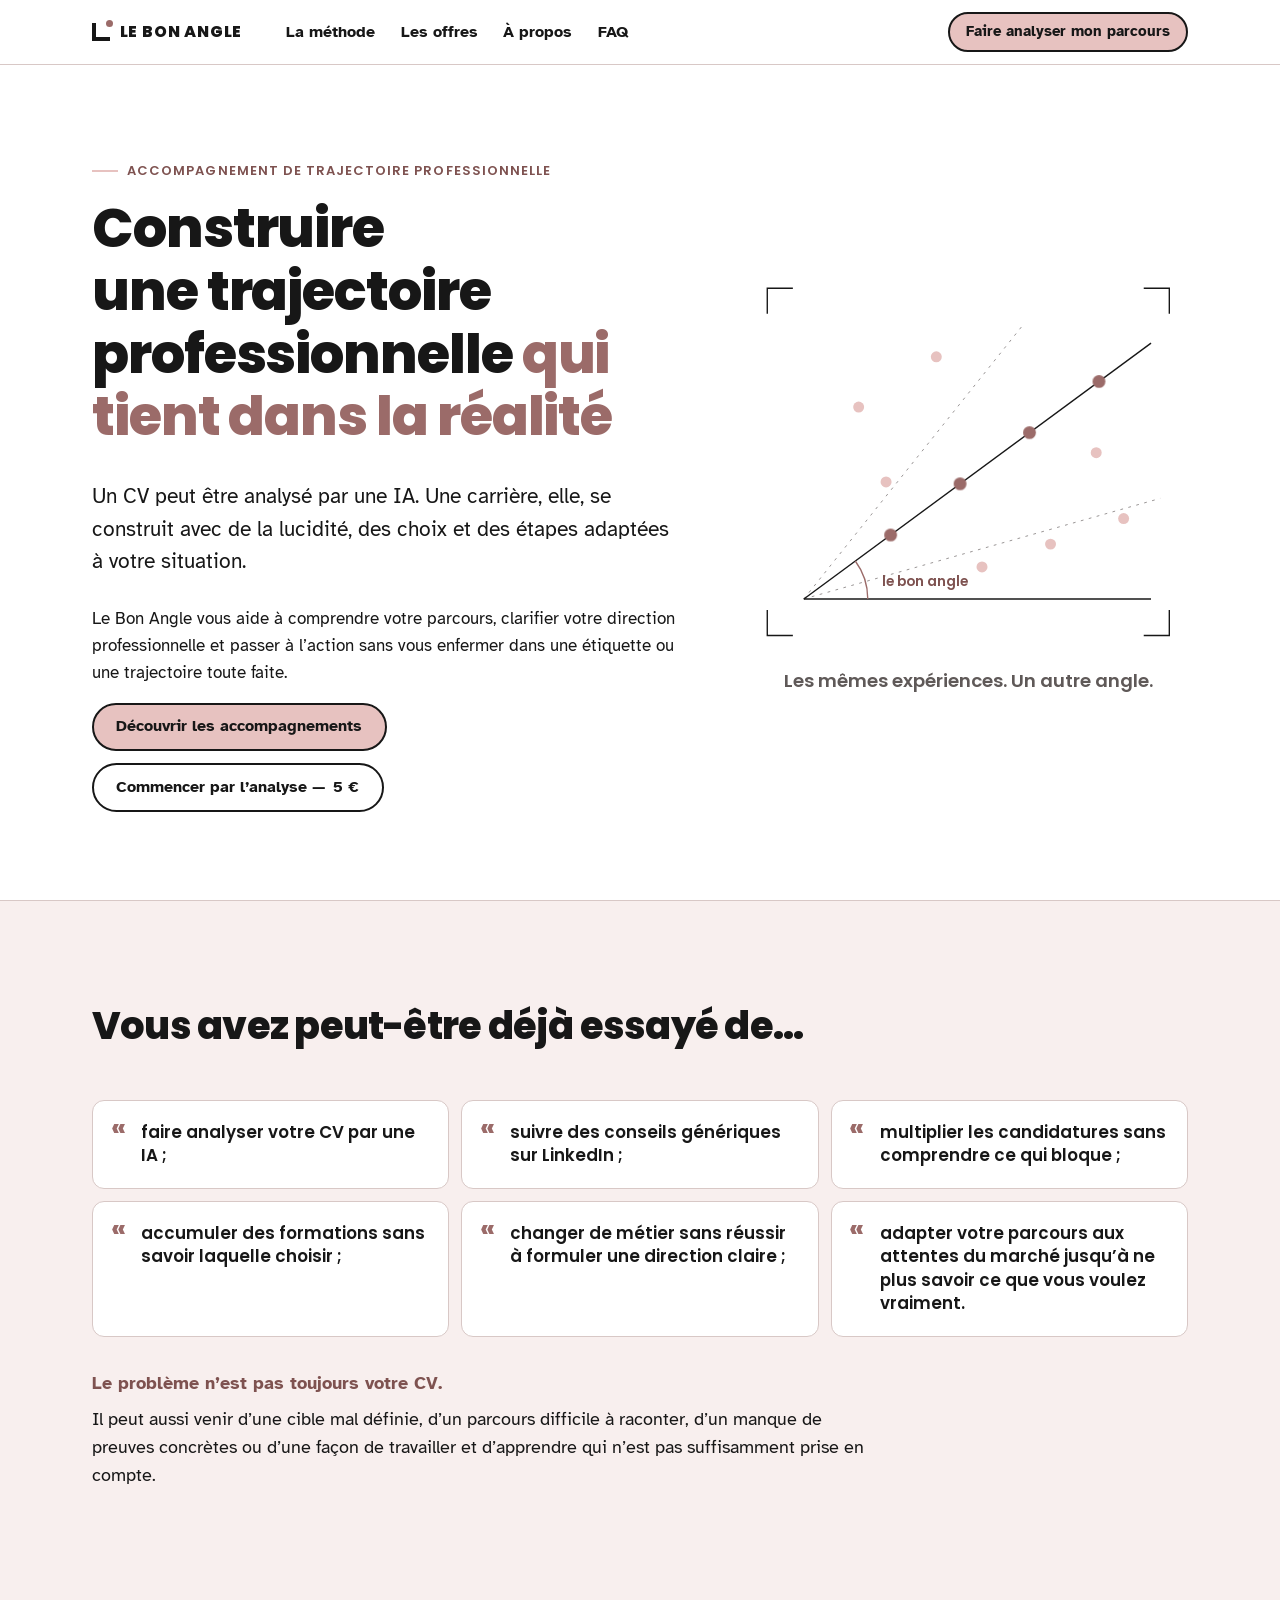
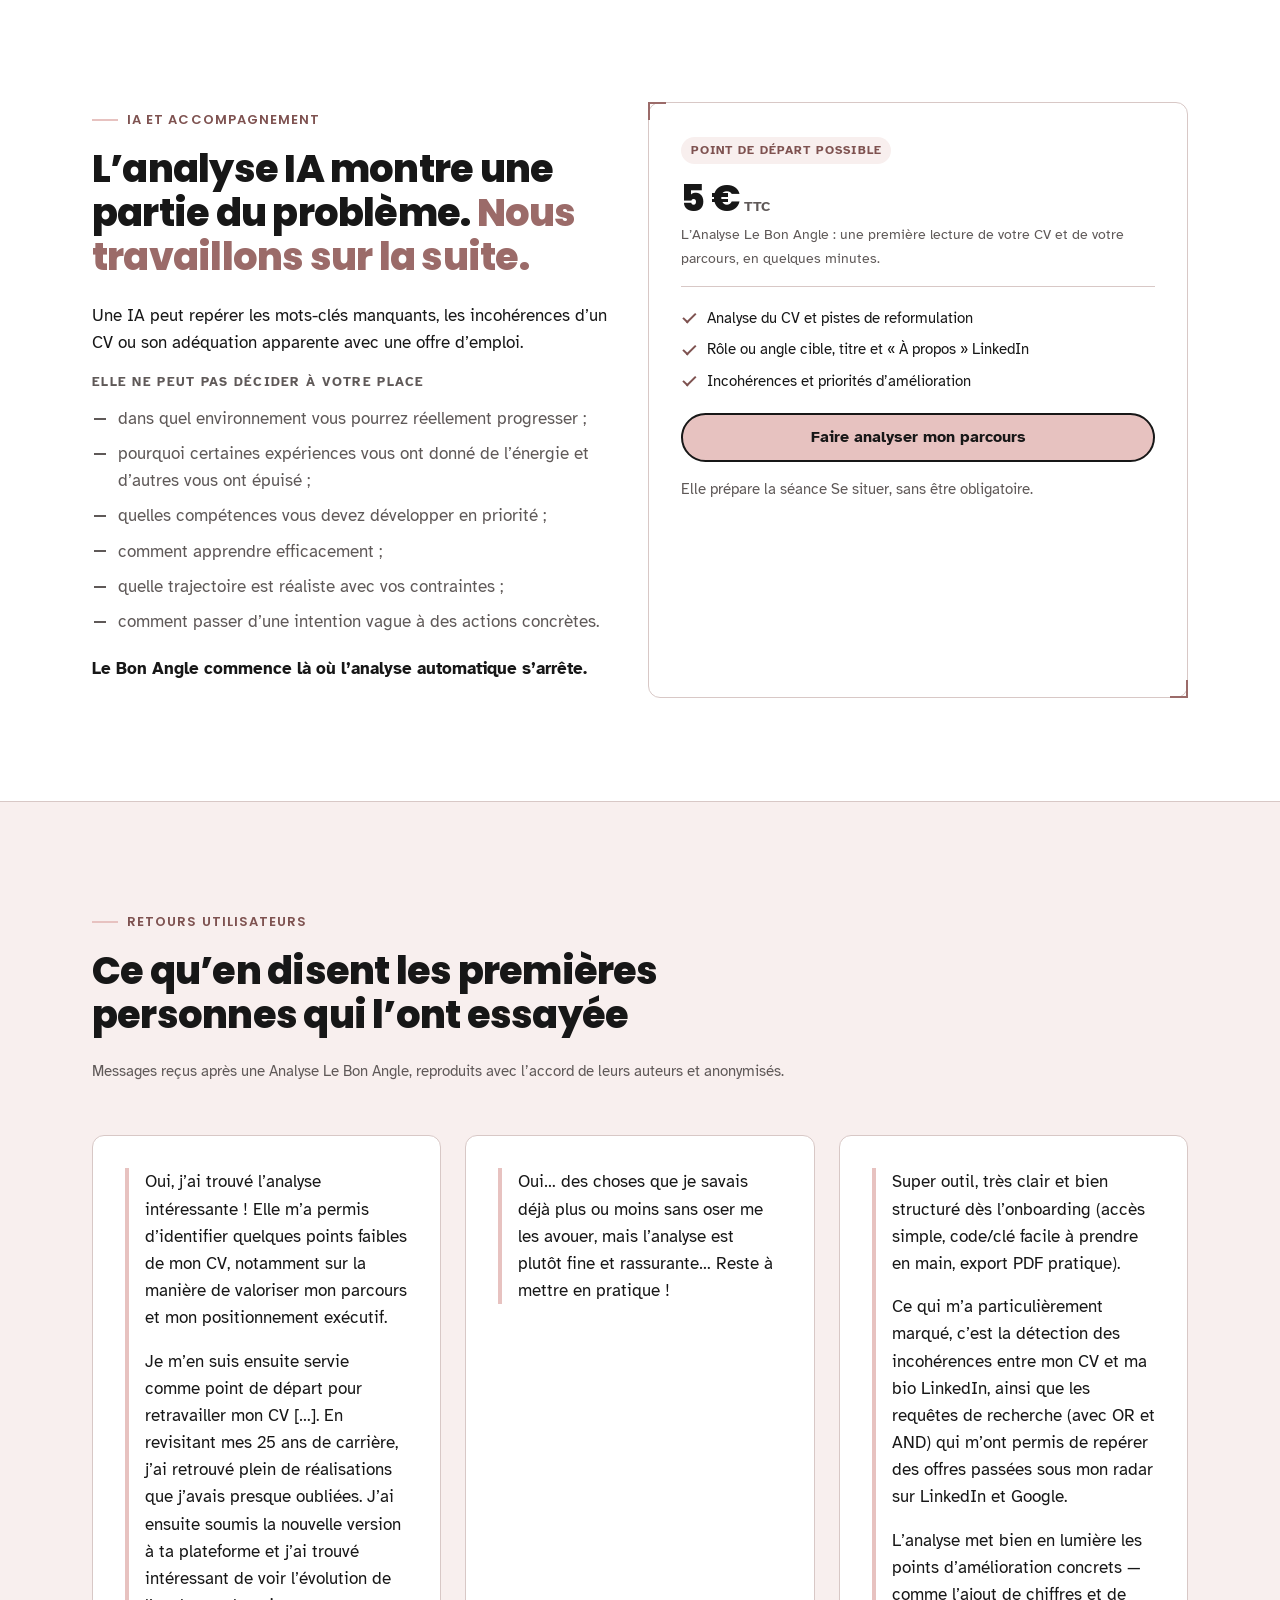
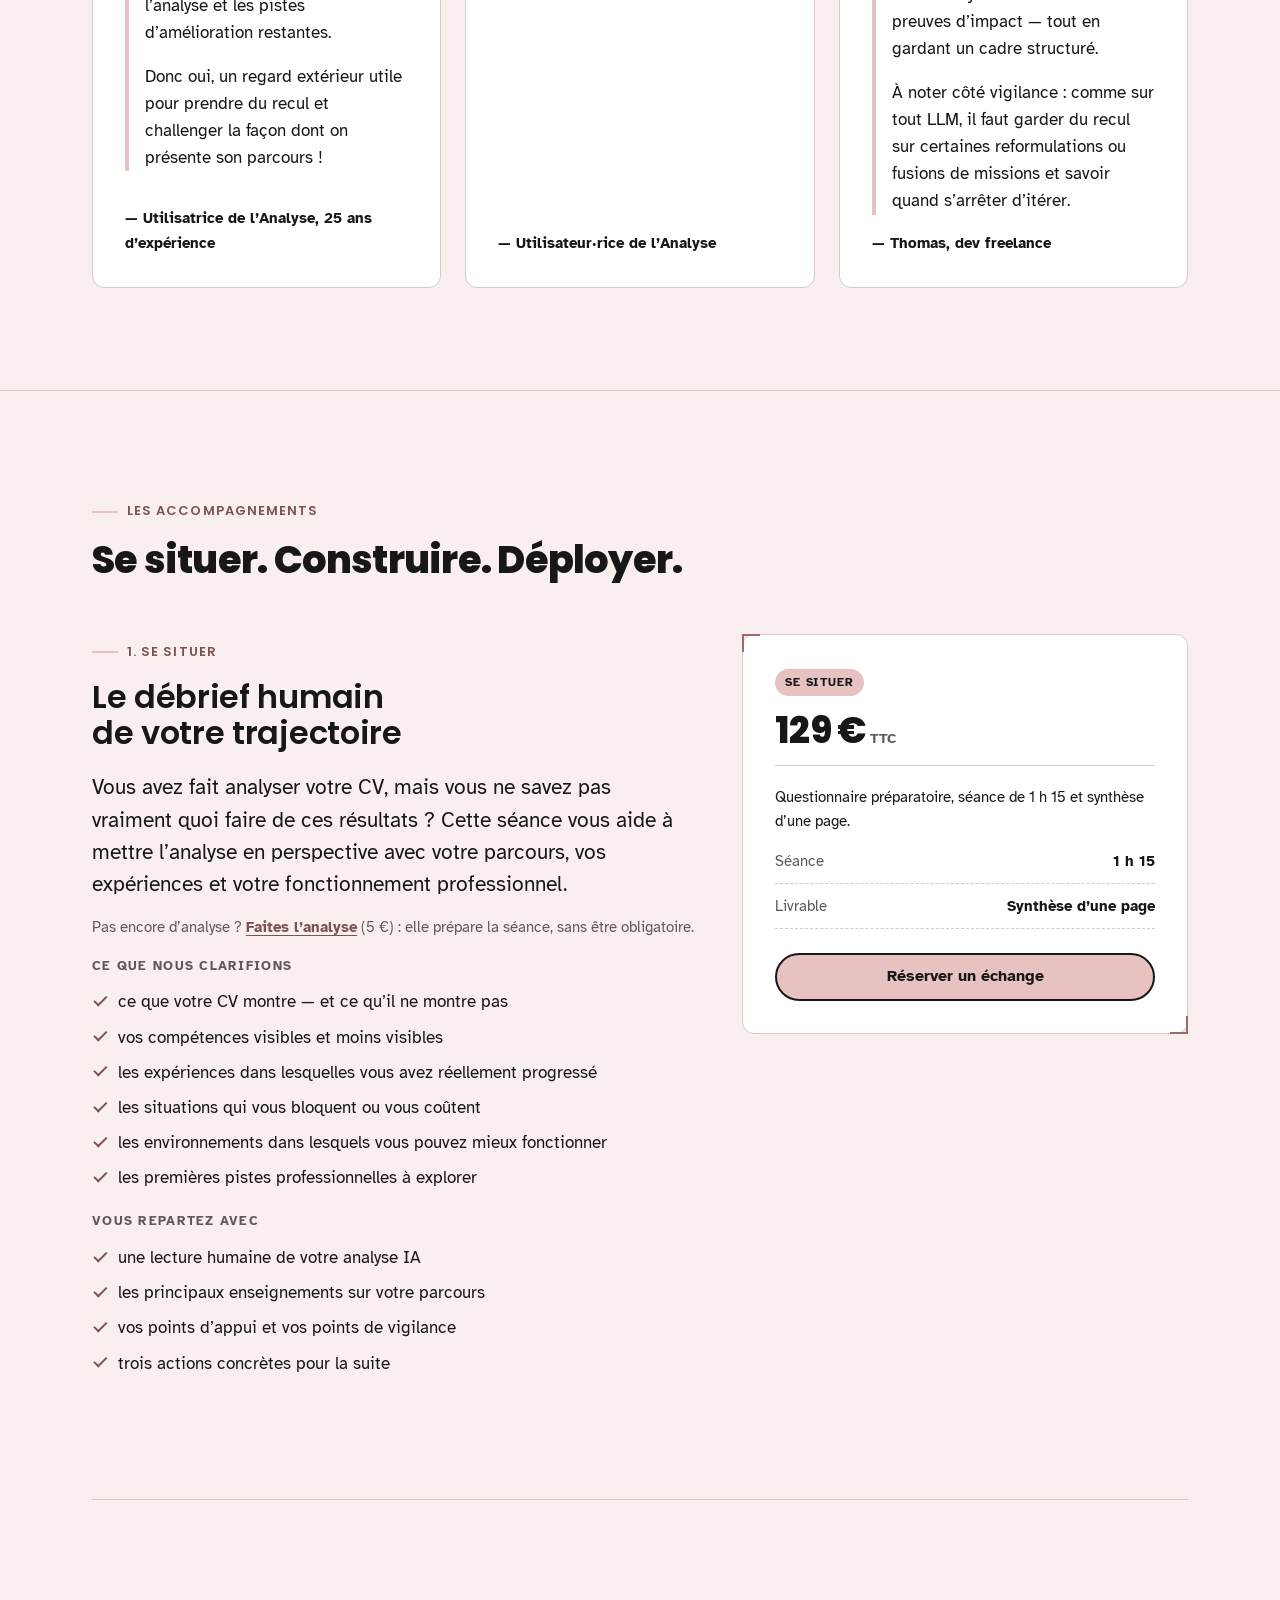
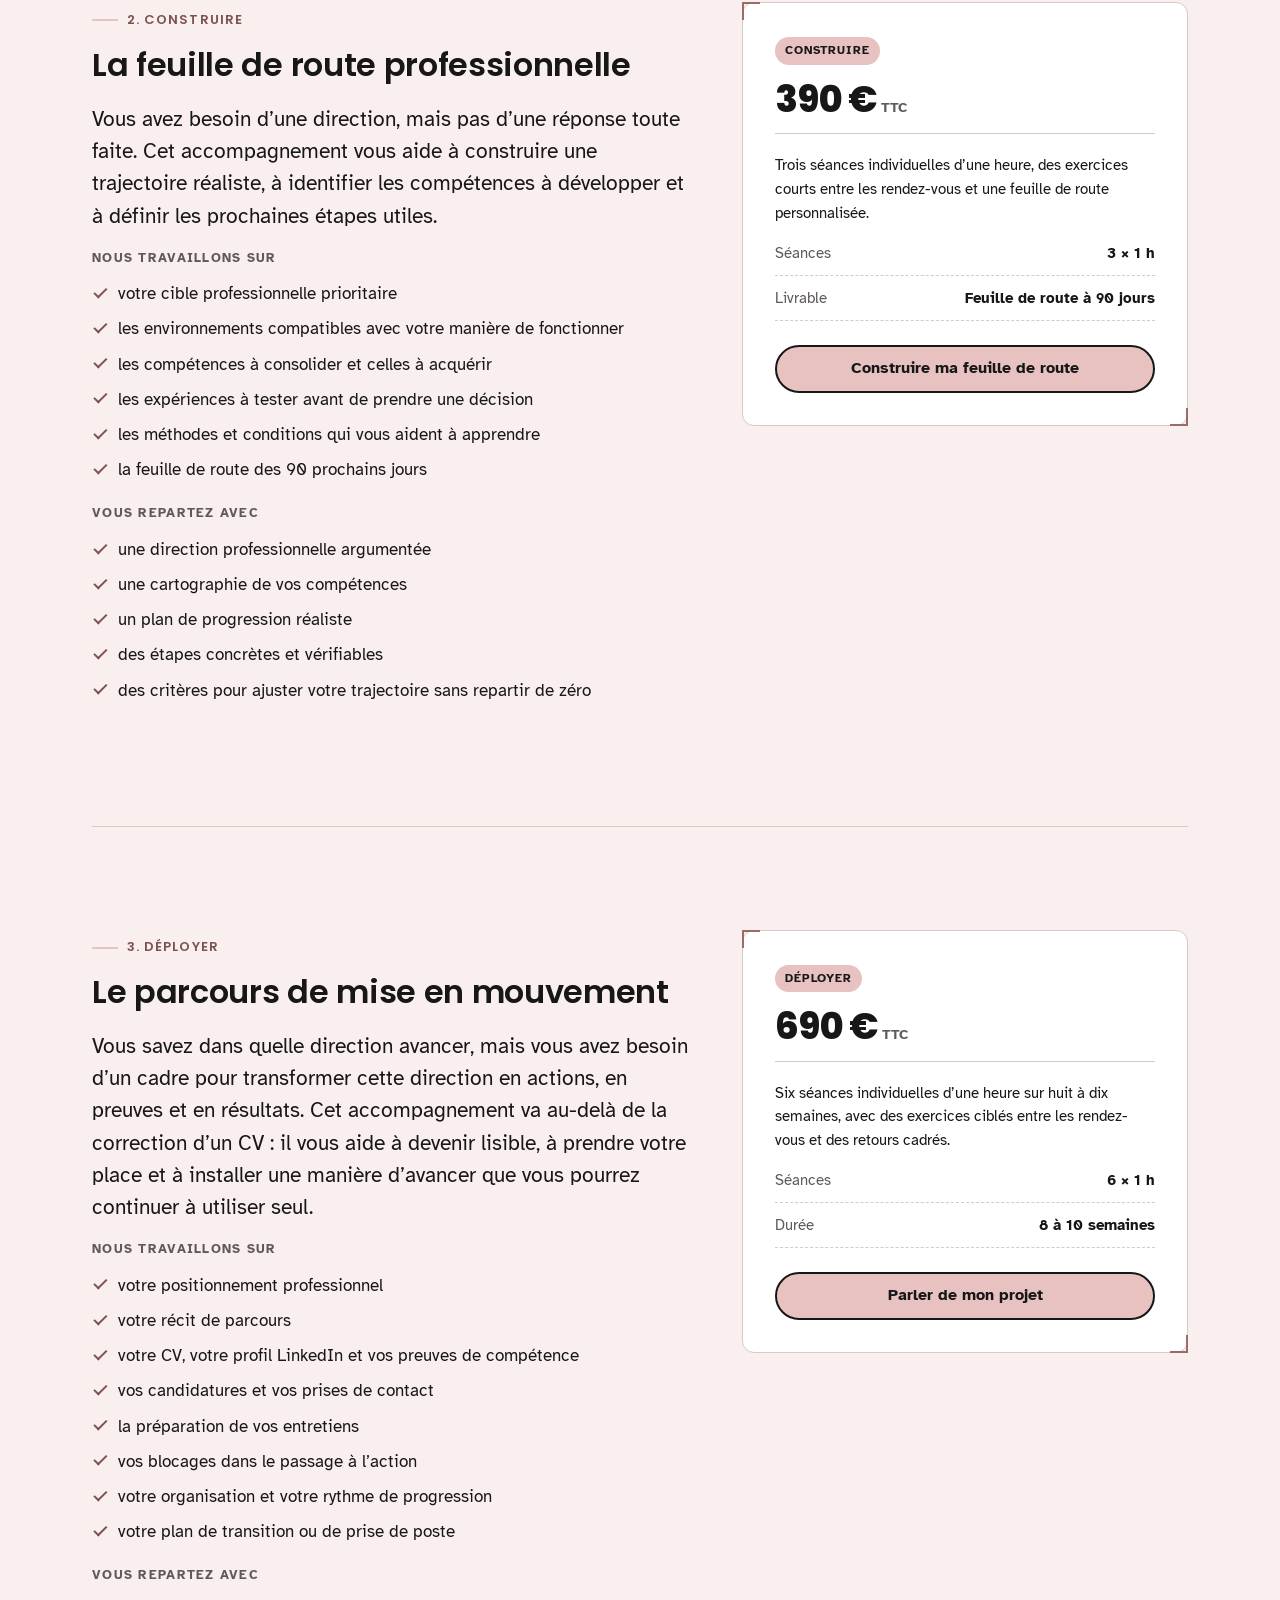
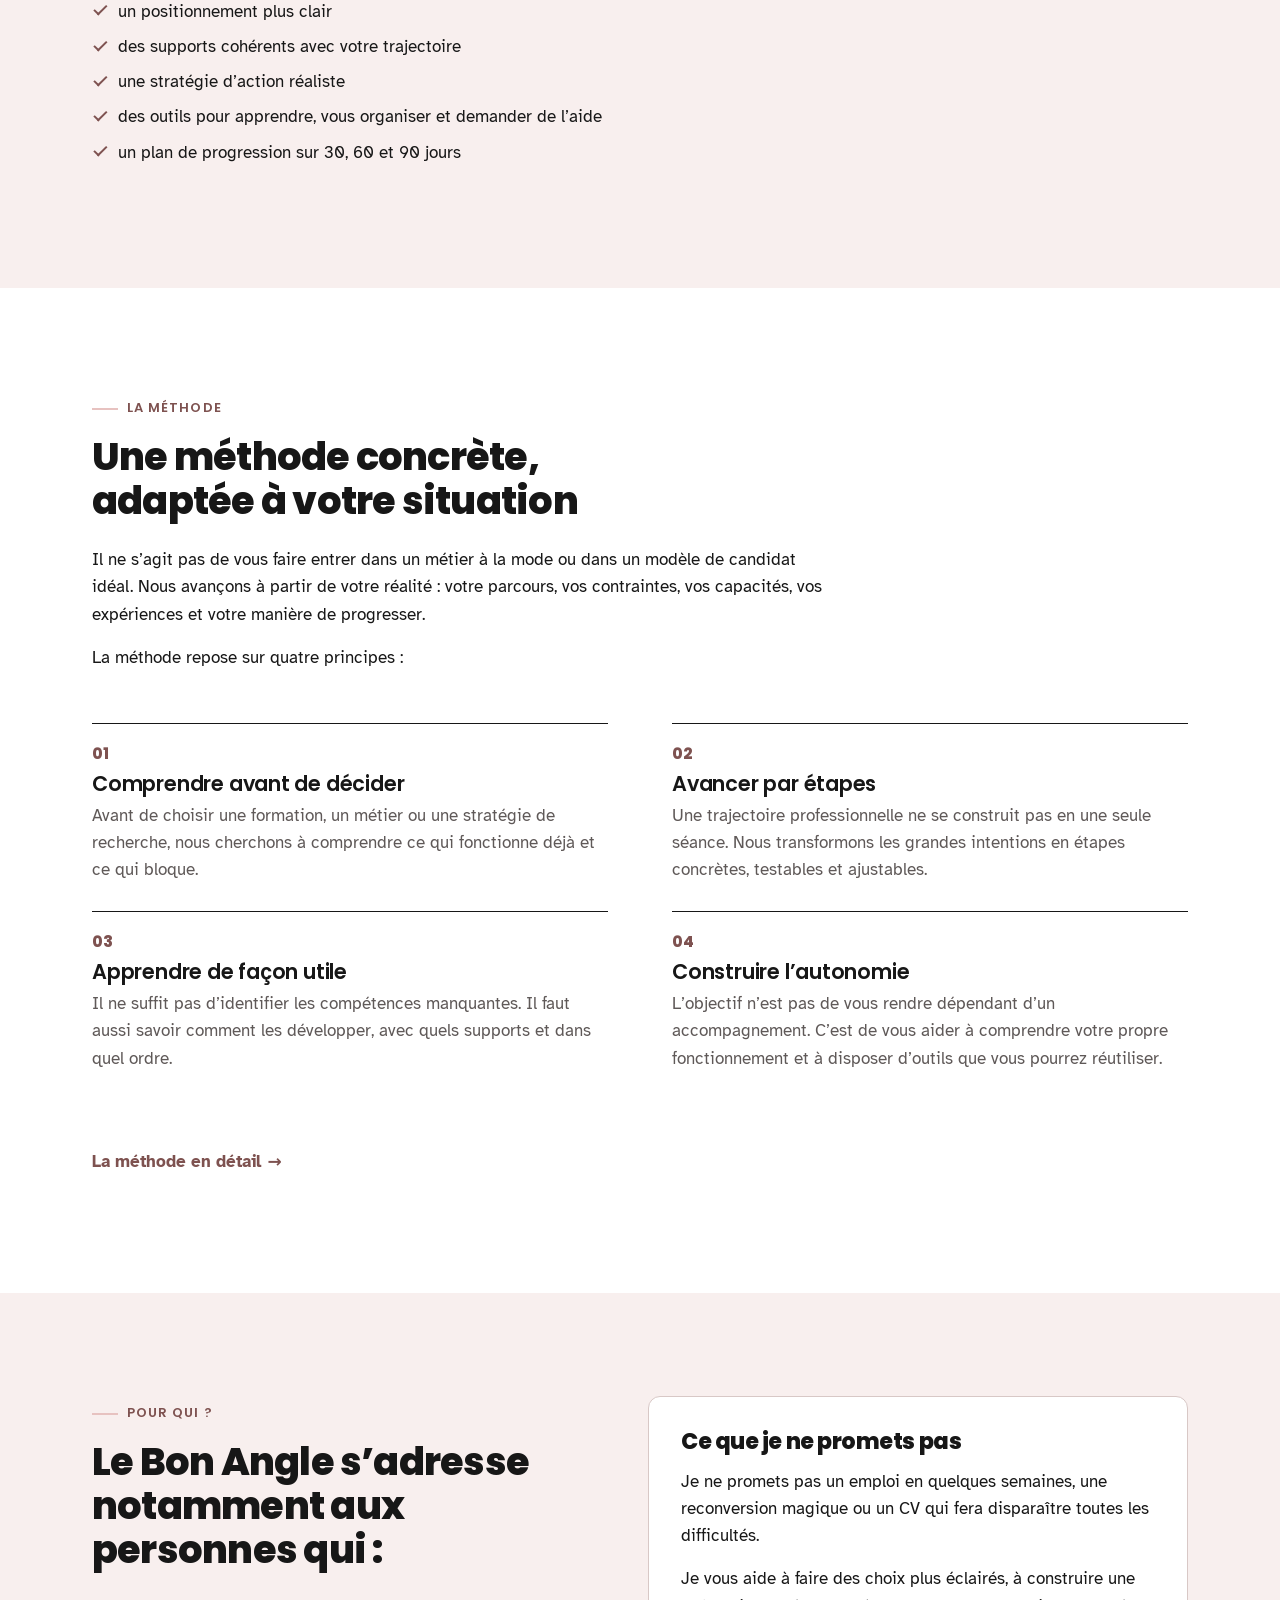
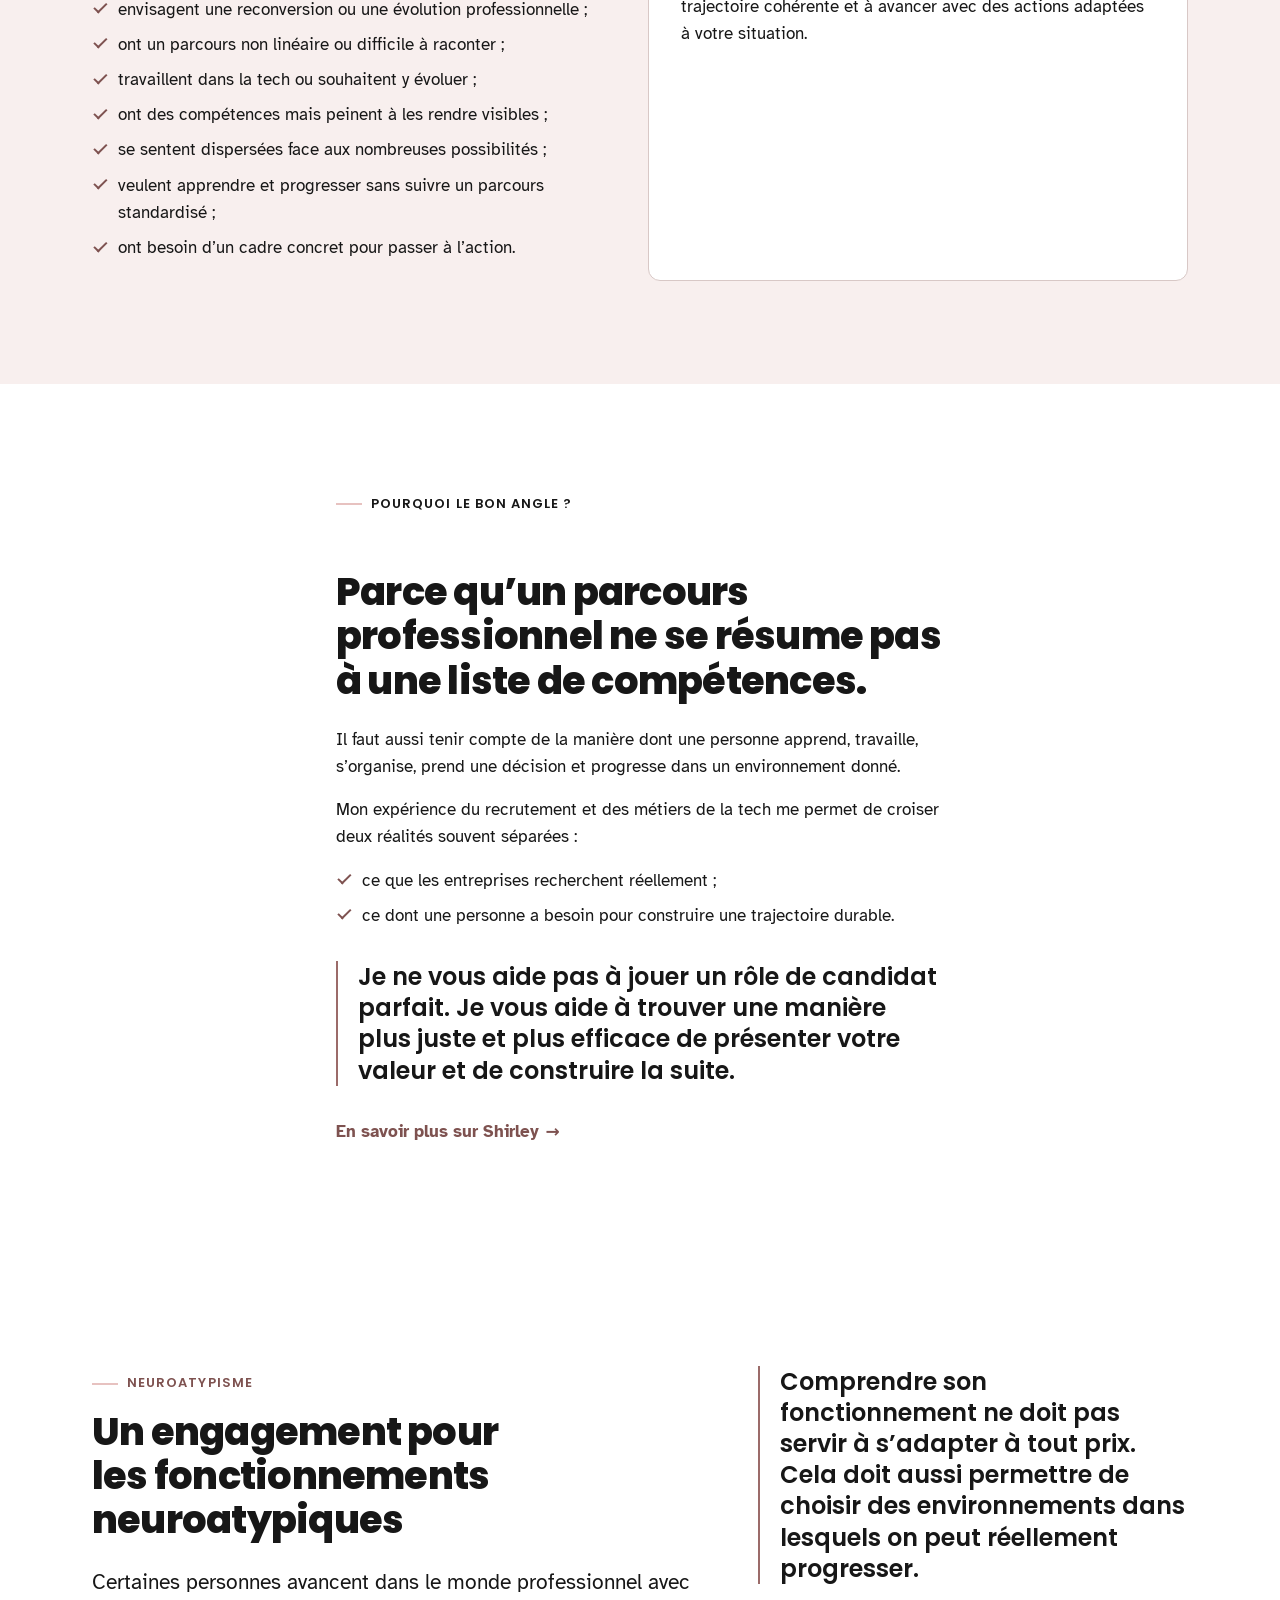
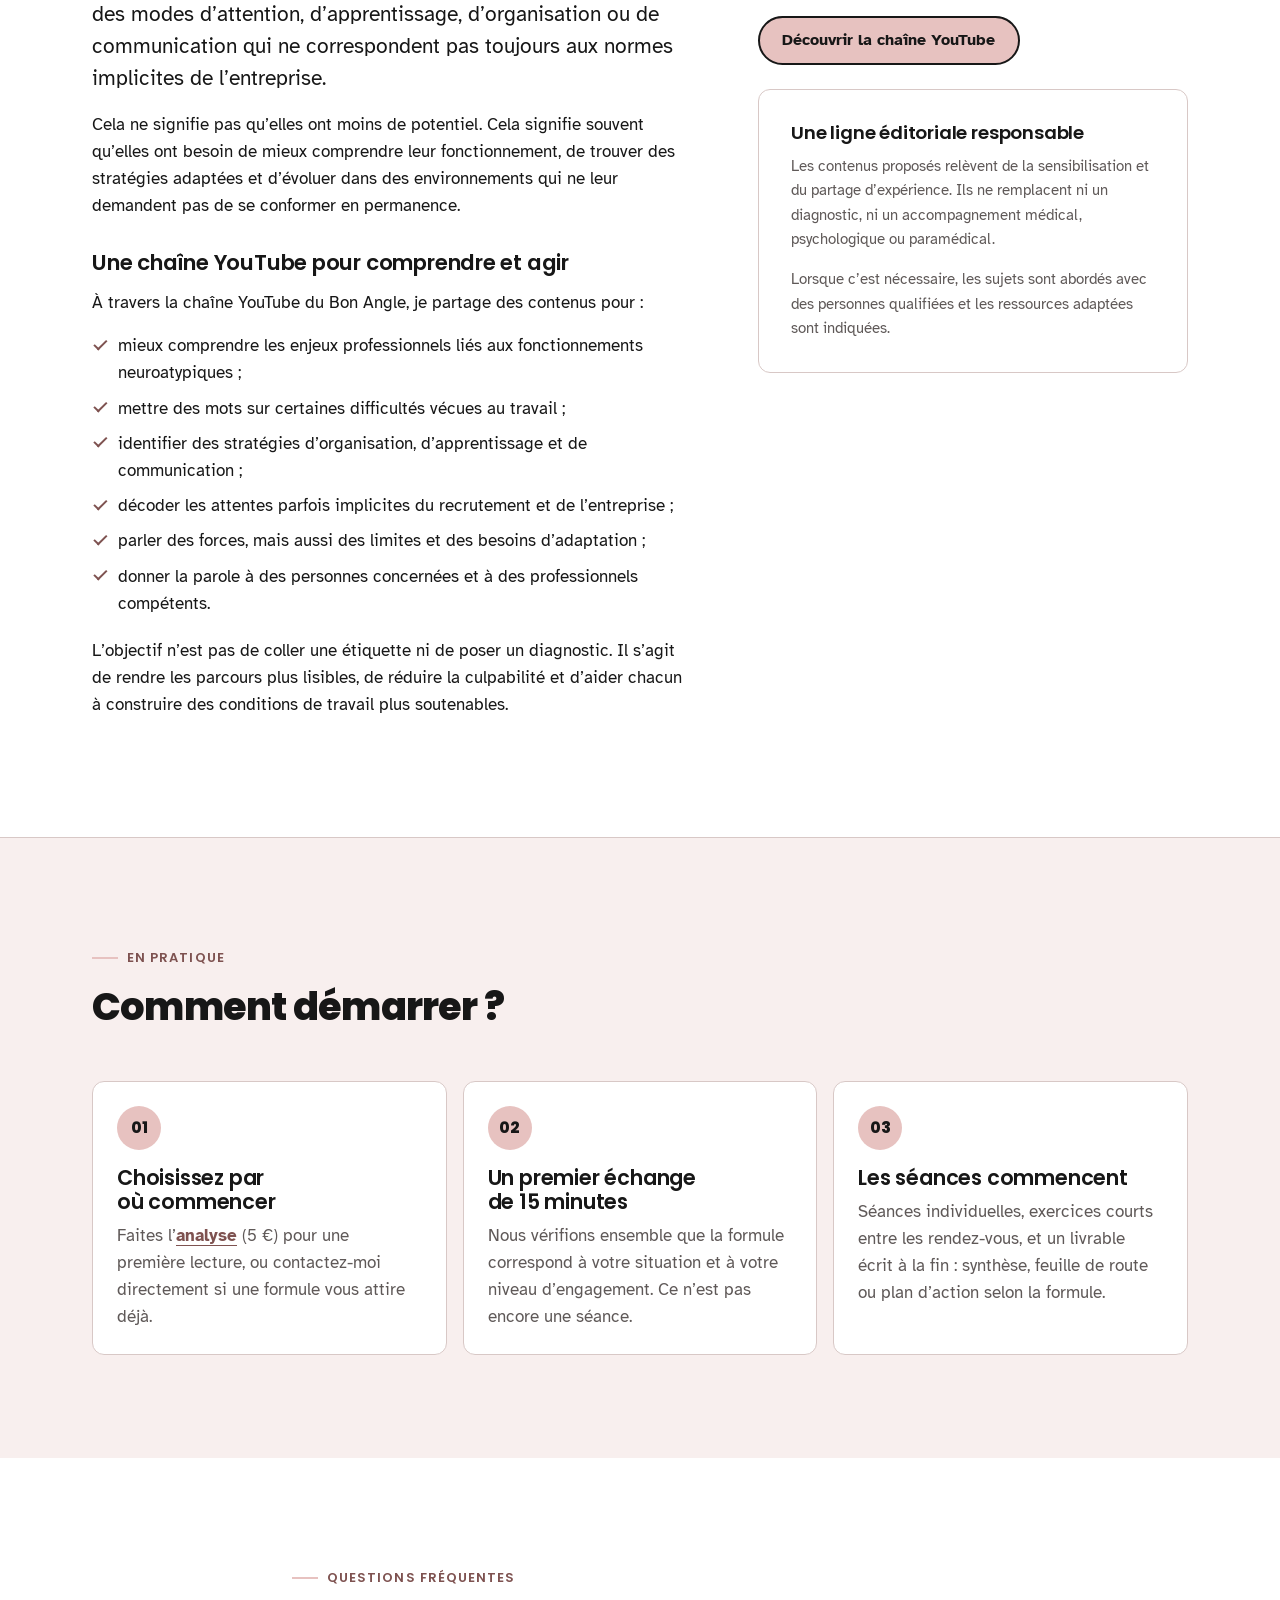
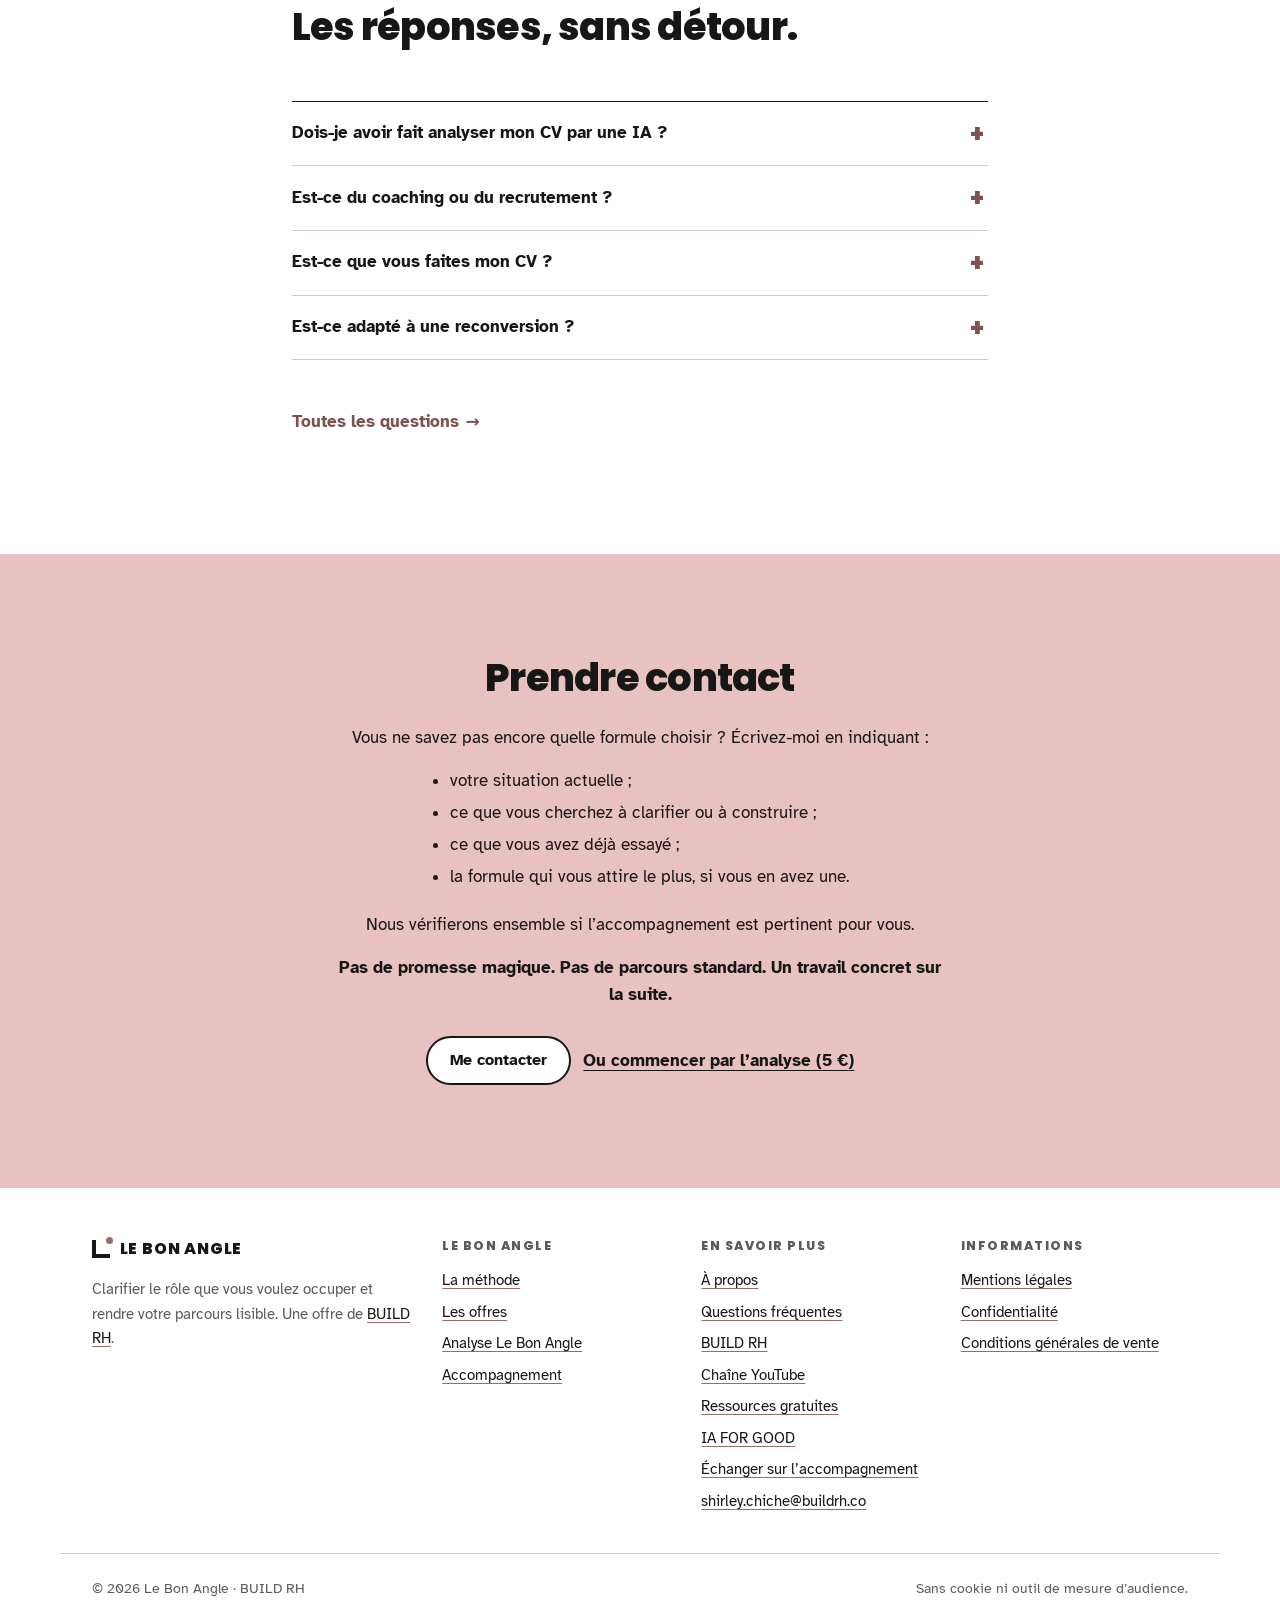
<file: index.html>
<!doctype html>
<html lang="fr" class="no-js">
<head>
  <meta charset="utf-8">
  <script>document.documentElement.className="js";</script>
  <meta name="viewport" content="width=device-width, initial-scale=1">
  <title>Construire sa trajectoire professionnelle | Le Bon Angle</title>
  <meta name="description" content="Analyse de parcours, orientation professionnelle et accompagnement de carrière pour clarifier votre direction, développer vos compétences et passer à l’action.">
  <meta name="theme-color" content="#F8EFEE">
  <link rel="canonical" href="https://almosnishirley.github.io/le-bon-angle/">
  <meta property="og:type" content="website">
  <meta property="og:locale" content="fr_FR">
  <meta property="og:site_name" content="Le Bon Angle">
  <meta property="og:title" content="Construire une trajectoire professionnelle qui tient dans la réalité">
  <meta property="og:description" content="Analyse de parcours, orientation professionnelle et accompagnement de carrière pour clarifier votre direction, développer vos compétences et passer à l’action.">
  <meta property="og:url" content="https://almosnishirley.github.io/le-bon-angle/">
  <meta property="og:image" content="https://almosnishirley.github.io/le-bon-angle/assets/images/og-image.png">
  <meta property="og:image:width" content="1200">
  <meta property="og:image:height" content="630">
  <meta property="og:image:alt" content="Le Bon Angle — Construire une trajectoire professionnelle qui tient dans la réalité">
  <meta name="twitter:card" content="summary_large_image">
  <link rel="icon" href="favicon.svg" type="image/svg+xml">
  <link rel="preload" href="assets/fonts/poppins-latin-800-normal.woff2" as="font" type="font/woff2" crossorigin>
  <link rel="preload" href="assets/fonts/atkinson-hyperlegible-latin-400-normal.woff2" as="font" type="font/woff2" crossorigin>
  <link rel="stylesheet" href="assets/css/style.css?v=41">
  <script type="application/ld+json" id="ld-json">
    {"@context":"https://schema.org","@type":"ProfessionalService","name":"Le Bon Angle","url":"https://almosnishirley.github.io/le-bon-angle/","slogan":"Construire une trajectoire professionnelle qui tient dans la réalité.","description":"Analyse de parcours, orientation professionnelle et accompagnement de carrière pour clarifier sa direction, développer ses compétences et passer à l’action.","inLanguage":"fr","parentOrganization":{"@type":"Organization","name":"BUILD RH","url":"https://build-rh.io"}}
    </script>
  <script src="assets/js/config.js?v=40" defer></script>
  <script src="assets/js/main.js?v=40" defer></script>
</head>
<body>
  <a class="skip-link" href="#contenu">Aller au contenu</a>

  <header class="site-header">
    <div class="container header-inner">
      <a class="logo" href="index.html" aria-label="Le Bon Angle, accueil">
        <span class="logo-mark" aria-hidden="true"></span>
        <span class="logo-text">LE BON ANGLE</span>
      </a>
      <nav id="main-nav" class="main-nav" aria-label="Navigation principale">
        <ul>
          <li><a href="methode.html">La méthode</a></li>
          <li><a href="offres.html">Les offres</a></li>
          <li><a href="a-propos.html">À propos</a></li>
          <li><a href="faq.html">FAQ</a></li>
        </ul>
      </nav>
      <a class="btn btn-primary btn-sm header-cta" href="atelier.html"><span class="long">Faire analyser mon parcours</span><span class="short">Analyser</span></a>
      <button class="menu-toggle" type="button" aria-expanded="false" aria-controls="main-nav">
        <span class="menu-toggle-bars" aria-hidden="true"></span>
        <span class="menu-toggle-label">Menu</span>
      </button>
    </div>
  </header>

  <main id="contenu">

    <!-- ============================ HERO ============================ -->
    <section class="hero" aria-labelledby="hero-title">
      <div class="container hero-grid">
        <div>
          <p class="eyebrow">Accompagnement de trajectoire professionnelle</p>
          <h1 id="hero-title">Construire une trajectoire professionnelle <em>qui tient dans la réalité</em></h1>
          <p class="lead">Un CV peut être analysé par une IA. Une carrière, elle, se construit avec de la lucidité, des choix et des étapes adaptées à votre situation.</p>
          <p>Le Bon Angle vous aide à comprendre votre parcours, clarifier votre direction professionnelle et passer à l’action sans vous enfermer dans une étiquette ou une trajectoire toute faite.</p>
          <div class="btn-row">
            <a class="btn btn-primary" href="#accompagnements">Découvrir les accompagnements</a>
            <a class="btn btn-secondary" href="atelier.html">Commencer par l’analyse — <span data-prix="analyse">5&nbsp;€</span></a>
          </div>
        </div>

        <figure class="hero-visual">
          <svg viewBox="0 0 480 420" role="img" aria-labelledby="hv-title">
            <title id="hv-title">Des points dispersés représentent des expériences. Une ligne en aligne quatre&nbsp;: c’est le bon angle.</title>
            <path class="hv-crop" d="M20 48V20h28M432 20h28v28M460 372v28h-28M48 400H20v-28"/>
            <path class="hv-line-faint" d="M60 360L300 60M60 360L450 250"/>
            <g>
              <circle class="hv-dot" cx="120" cy="150" r="6"/>
              <circle class="hv-dot" cx="205" cy="95" r="6"/>
              <circle class="hv-dot" cx="330" cy="300" r="6"/>
              <circle class="hv-dot" cx="410" cy="272" r="6"/>
              <circle class="hv-dot" cx="255" cy="325" r="6"/>
              <circle class="hv-dot" cx="150" cy="232" r="6"/>
              <circle class="hv-dot" cx="380" cy="200" r="6"/>
            </g>
            <path class="hv-line" d="M60 360H440"/>
            <path class="hv-line hv-draw" d="M60 360L440 80"/>
            <g>
              <circle class="hv-dot-on" cx="155" cy="290" r="7"/>
              <circle class="hv-dot-on" cx="231" cy="234" r="7"/>
              <circle class="hv-dot-on" cx="307" cy="178" r="7"/>
              <circle class="hv-dot-on" cx="383" cy="122" r="7"/>
            </g>
            <path class="hv-arc" d="M130 360A70 70 0 0 0 116.35 318.5"/>
            <text class="hv-label" x="146" y="346">le bon angle</text>
          </svg>
          <figcaption>Les mêmes expériences. Un autre angle.</figcaption>
        </figure>
      </div>
    </section>

    <!-- ========================== DÉJÀ ESSAYÉ ========================== -->
    <section class="section section-alt section-border" aria-labelledby="essaye-title">
      <div class="container">
        <header class="section-head">
          <h2 id="essaye-title">Vous avez peut-être déjà essayé de…</h2>
        </header>
        <ul class="pains">
          <li>faire analyser votre CV par une IA&nbsp;;</li>
          <li>suivre des conseils génériques sur LinkedIn&nbsp;;</li>
          <li>multiplier les candidatures sans comprendre ce qui bloque&nbsp;;</li>
          <li>accumuler des formations sans savoir laquelle choisir&nbsp;;</li>
          <li>changer de métier sans réussir à formuler une direction claire&nbsp;;</li>
          <li>adapter votre parcours aux attentes du marché jusqu’à ne plus savoir ce que vous voulez vraiment.</li>
        </ul>
        <div class="pains-closing">
          <p><strong>Le problème n’est pas toujours votre CV.</strong></p>
          <p>Il peut aussi venir d’une cible mal définie, d’un parcours difficile à raconter, d’un manque de preuves concrètes ou d’une façon de travailler et d’apprendre qui n’est pas suffisamment prise en compte.</p>
        </div>
      </div>
    </section>

    <!-- ========================== ANALYSE IA ========================== -->
    <section class="section" aria-labelledby="ia-title">
      <div class="container split">
        <div>
          <p class="eyebrow">IA et accompagnement</p>
          <h2 id="ia-title">L’analyse IA montre une partie du problème. <em>Nous travaillons sur la suite.</em></h2>
          <p>Une IA peut repérer les mots-clés manquants, les incohérences d’un CV ou son adéquation apparente avec une offre d’emploi.</p>
          <p class="list-title">Elle ne peut pas décider à votre place</p>
          <ul class="minuslist">
            <li>dans quel environnement vous pourrez réellement progresser&nbsp;;</li>
            <li>pourquoi certaines expériences vous ont donné de l’énergie et d’autres vous ont épuisé&nbsp;;</li>
            <li>quelles compétences vous devez développer en priorité&nbsp;;</li>
            <li>comment apprendre efficacement&nbsp;;</li>
            <li>quelle trajectoire est réaliste avec vos contraintes&nbsp;;</li>
            <li>comment passer d’une intention vague à des actions concrètes.</li>
          </ul>
          <p><strong>Le Bon Angle commence là où l’analyse automatique s’arrête.</strong></p>
        </div>
        <aside class="buy-card frame" aria-label="Analyse à 5 €">
          <div class="price">
            <span class="tag tag-ia">Point de départ possible</span>
            <div class="price-main"><span data-prix="analyse">5&nbsp;€</span><small>TTC</small></div>
            <span class="price-note">L’Analyse Le Bon Angle&nbsp;: une première lecture de votre CV et de votre parcours, en quelques minutes.</span>
          </div>
          <ul class="checklist small">
            <li>Analyse du CV et pistes de reformulation</li>
            <li>Rôle ou angle cible, titre et «&nbsp;À propos&nbsp;» LinkedIn</li>
            <li>Incohérences et priorités d’amélioration</li>
          </ul>
          <a class="btn btn-primary" href="atelier.html">Faire analyser mon parcours</a>
          <p class="small muted" style="margin-top:1rem">Elle prépare la séance Se situer, sans être obligatoire.</p>
        </aside>
      </div>
    </section>

    <!-- ========================== RETOURS UTILISATEURS ========================== -->
    <section class="section section-alt section-border" id="retours" aria-labelledby="retours-title">
      <div class="container">
        <header class="section-head">
          <p class="eyebrow">Retours utilisateurs</p>
          <h2 id="retours-title">Ce qu’en disent les premières personnes qui l’ont essayée</h2>
          <p class="muted small">Messages reçus après une Analyse Le Bon Angle, reproduits avec l’accord de leurs auteurs et anonymisés.</p>
        </header>
        <div class="grid grid-3 grid-gap-lg">
          <figure class="card testimonial">
            <blockquote>
              <p>Oui, j’ai trouvé l’analyse intéressante&nbsp;! Elle m’a permis d’identifier quelques points faibles de mon CV, notamment sur la manière de valoriser mon parcours et mon positionnement exécutif.</p>
              <p>Je m’en suis ensuite servie comme point de départ pour retravailler mon CV […]. En revisitant mes 25&nbsp;ans de carrière, j’ai retrouvé plein de réalisations que j’avais presque oubliées. J’ai ensuite soumis la nouvelle version à ta plateforme et j’ai trouvé intéressant de voir l’évolution de l’analyse et les pistes d’amélioration restantes.</p>
              <p>Donc oui, un regard extérieur utile pour prendre du recul et challenger la façon dont on présente son parcours&nbsp;!</p>
            </blockquote>
            <figcaption>Utilisatrice de l’Analyse, 25&nbsp;ans d’expérience</figcaption>
          </figure>
          <figure class="card testimonial">
            <blockquote>
              <p>Oui… des choses que je savais déjà plus ou moins sans oser me les avouer, mais l’analyse est plutôt fine et rassurante… Reste à mettre en pratique&nbsp;!</p>
            </blockquote>
            <figcaption>Utilisateur·rice de l’Analyse</figcaption>
          </figure>
          <figure class="card testimonial">
            <blockquote>
              <p>Super outil, très clair et bien structuré dès l’onboarding (accès simple, code/clé facile à prendre en main, export PDF pratique).</p>
              <p>Ce qui m’a particulièrement marqué, c’est la détection des incohérences entre mon CV et ma bio LinkedIn, ainsi que les requêtes de recherche (avec OR et AND) qui m’ont permis de repérer des offres passées sous mon radar sur LinkedIn et Google.</p>
              <p>L’analyse met bien en lumière les points d’amélioration concrets — comme l’ajout de chiffres et de preuves d’impact — tout en gardant un cadre structuré.</p>
              <p>À noter côté vigilance&nbsp;: comme sur tout LLM, il faut garder du recul sur certaines reformulations ou fusions de missions et savoir quand s’arrêter d’itérer.</p>
            </blockquote>
            <figcaption>Thomas, dev freelance</figcaption>
          </figure>
        </div>
      </div>
    </section>

    <!-- ========================= ACCOMPAGNEMENTS ========================= -->
    <section class="section section-alt section-border" id="accompagnements" aria-labelledby="acc-title">
      <div class="container">
        <header class="section-head">
          <p class="eyebrow">Les accompagnements</p>
          <h2 id="acc-title">Se situer. Construire. Déployer.</h2>
        </header>

        <article class="format" id="se-situer" aria-labelledby="t-se-situer">
          <div>
            <p class="eyebrow">1. Se situer</p>
            <h3 id="t-se-situer" class="format-title">Le débrief humain de votre trajectoire</h3>
            <p class="lead">Vous avez fait analyser votre CV, mais vous ne savez pas vraiment quoi faire de ces résultats&nbsp;? Cette séance vous aide à mettre l’analyse en perspective avec votre parcours, vos expériences et votre fonctionnement professionnel.</p>
            <p class="small muted">Pas encore d’analyse&nbsp;? <a class="text-link" href="atelier.html">Faites l’analyse</a> (<span data-prix="analyse">5&nbsp;€</span>)&nbsp;: elle prépare la séance, sans être obligatoire.</p>
            <p class="list-title">Ce que nous clarifions</p>
            <ul class="checklist">
              <li>ce que votre CV montre — et ce qu’il ne montre pas</li>
              <li>vos compétences visibles et moins visibles</li>
              <li>les expériences dans lesquelles vous avez réellement progressé</li>
              <li>les situations qui vous bloquent ou vous coûtent</li>
              <li>les environnements dans lesquels vous pouvez mieux fonctionner</li>
              <li>les premières pistes professionnelles à explorer</li>
            </ul>
            <p class="list-title">Vous repartez avec</p>
            <ul class="checklist">
              <li>une lecture humaine de votre analyse IA</li>
              <li>les principaux enseignements sur votre parcours</li>
              <li>vos points d’appui et vos points de vigilance</li>
              <li>trois actions concrètes pour la suite</li>
            </ul>
          </div>
          <aside class="buy-card frame format-aside" aria-label="Tarif : Se situer">
            <div class="price">
              <span class="tag tag-human">Se situer</span>
              <div class="price-main"><span data-prix="situer">129&nbsp;€</span><small>TTC</small></div>
            </div>
            <p class="small">Questionnaire préparatoire, séance de 1 h 15 et synthèse d’une page.</p>
            <dl class="facts">
              <div><dt>Séance</dt><dd>1 h 15</dd></div>
              <div><dt>Livrable</dt><dd>Synthèse d’une page</dd></div>
            </dl>
            <a class="btn btn-primary" href="https://calendly.com/shirley-chiche-buildrh/call-decouverte" data-offre-lien="situer">Réserver un échange</a>
          </aside>
        </article>

        <article class="format" id="construire" aria-labelledby="t-construire">
          <div>
            <p class="eyebrow">2. Construire</p>
            <h3 id="t-construire" class="format-title">La feuille de route professionnelle</h3>
            <p class="lead">Vous avez besoin d’une direction, mais pas d’une réponse toute faite. Cet accompagnement vous aide à construire une trajectoire réaliste, à identifier les compétences à développer et à définir les prochaines étapes utiles.</p>
            
            <p class="list-title">Nous travaillons sur</p>
            <ul class="checklist">
              <li>votre cible professionnelle prioritaire</li>
              <li>les environnements compatibles avec votre manière de fonctionner</li>
              <li>les compétences à consolider et celles à acquérir</li>
              <li>les expériences à tester avant de prendre une décision</li>
              <li>les méthodes et conditions qui vous aident à apprendre</li>
              <li>la feuille de route des 90 prochains jours</li>
            </ul>
            <p class="list-title">Vous repartez avec</p>
            <ul class="checklist">
              <li>une direction professionnelle argumentée</li>
              <li>une cartographie de vos compétences</li>
              <li>un plan de progression réaliste</li>
              <li>des étapes concrètes et vérifiables</li>
              <li>des critères pour ajuster votre trajectoire sans repartir de zéro</li>
            </ul>
          </div>
          <aside class="buy-card frame format-aside" aria-label="Tarif : Construire">
            <div class="price">
              <span class="tag tag-human">Construire</span>
              <div class="price-main"><span data-prix="construire">390&nbsp;€</span><small>TTC</small></div>
              <span class="price-note" data-offre-paiement="construire"></span>
            </div>
            <p class="small">Trois séances individuelles d’une heure, des exercices courts entre les rendez-vous et une feuille de route personnalisée.</p>
            <dl class="facts">
              <div><dt>Séances</dt><dd>3 × 1 h</dd></div>
              <div><dt>Livrable</dt><dd>Feuille de route à 90 jours</dd></div>
            </dl>
            <a class="btn btn-primary" href="https://calendly.com/shirley-chiche-buildrh/call-decouverte" data-offre-lien="construire">Construire ma feuille de route</a>
          </aside>
        </article>

        <article class="format" id="deployer" aria-labelledby="t-deployer">
          <div>
            <p class="eyebrow">3. Déployer</p>
            <h3 id="t-deployer" class="format-title">Le parcours de mise en mouvement</h3>
            <p class="lead">Vous savez dans quelle direction avancer, mais vous avez besoin d’un cadre pour transformer cette direction en actions, en preuves et en résultats. Cet accompagnement va au-delà de la correction d’un CV&nbsp;: il vous aide à devenir lisible, à prendre votre place et à installer une manière d’avancer que vous pourrez continuer à utiliser seul.</p>
            
            <p class="list-title">Nous travaillons sur</p>
            <ul class="checklist">
              <li>votre positionnement professionnel</li>
              <li>votre récit de parcours</li>
              <li>votre CV, votre profil LinkedIn et vos preuves de compétence</li>
              <li>vos candidatures et vos prises de contact</li>
              <li>la préparation de vos entretiens</li>
              <li>vos blocages dans le passage à l’action</li>
              <li>votre organisation et votre rythme de progression</li>
              <li>votre plan de transition ou de prise de poste</li>
            </ul>
            <p class="list-title">Vous repartez avec</p>
            <ul class="checklist">
              <li>un positionnement plus clair</li>
              <li>des supports cohérents avec votre trajectoire</li>
              <li>une stratégie d’action réaliste</li>
              <li>des outils pour apprendre, vous organiser et demander de l’aide</li>
              <li>un plan de progression sur 30, 60 et 90 jours</li>
            </ul>
          </div>
          <aside class="buy-card frame format-aside" aria-label="Tarif : Déployer">
            <div class="price">
              <span class="tag tag-human">Déployer</span>
              <div class="price-main"><span data-prix="deployer">690&nbsp;€</span><small>TTC</small></div>
              <span class="price-note" data-offre-paiement="deployer"></span>
            </div>
            <p class="small">Six séances individuelles d’une heure sur huit à dix semaines, avec des exercices ciblés entre les rendez-vous et des retours cadrés.</p>
            <dl class="facts">
              <div><dt>Séances</dt><dd>6 × 1 h</dd></div>
              <div><dt>Durée</dt><dd>8 à 10 semaines</dd></div>
            </dl>
            <a class="btn btn-primary" href="https://calendly.com/shirley-chiche-buildrh/call-decouverte" data-offre-lien="deployer">Parler de mon projet</a>
          </aside>
        </article>
      </div>
    </section>

    <!-- ============================ MÉTHODE ============================ -->
    <section class="section" aria-labelledby="meth-title">
      <div class="container">
        <header class="section-head">
          <p class="eyebrow">La méthode</p>
          <h2 id="meth-title">Une méthode concrète, adaptée à votre situation</h2>
          <p>Il ne s’agit pas de vous faire entrer dans un métier à la mode ou dans un modèle de candidat idéal. Nous avançons à partir de votre réalité&nbsp;: votre parcours, vos contraintes, vos capacités, vos expériences et votre manière de progresser.</p>
          <p>La méthode repose sur quatre principes&nbsp;:</p>
        </header>
        <ol class="clarify clarify-4">
          <li><h3>Comprendre avant de décider</h3><p>Avant de choisir une formation, un métier ou une stratégie de recherche, nous cherchons à comprendre ce qui fonctionne déjà et ce qui bloque.</p></li>
          <li><h3>Avancer par étapes</h3><p>Une trajectoire professionnelle ne se construit pas en une seule séance. Nous transformons les grandes intentions en étapes concrètes, testables et ajustables.</p></li>
          <li><h3>Apprendre de façon utile</h3><p>Il ne suffit pas d’identifier les compétences manquantes. Il faut aussi savoir comment les développer, avec quels supports et dans quel ordre.</p></li>
          <li><h3>Construire l’autonomie</h3><p>L’objectif n’est pas de vous rendre dépendant d’un accompagnement. C’est de vous aider à comprendre votre propre fonctionnement et à disposer d’outils que vous pourrez réutiliser.</p></li>
        </ol>
        <p class="section-foot"><a class="arrow-link" href="methode.html">La méthode en détail</a></p>
      </div>
    </section>

    <!-- ===================== POUR QUI / PROMESSES ===================== -->
    <section class="section section-sage" aria-labelledby="qui-title">
      <div class="container split">
        <div>
          <p class="eyebrow">Pour qui&nbsp;?</p>
          <h2 id="qui-title">Le Bon Angle s’adresse notamment aux personnes qui&nbsp;:</h2>
          <ul class="checklist">
            <li>envisagent une reconversion ou une évolution professionnelle&nbsp;;</li>
            <li>ont un parcours non linéaire ou difficile à raconter&nbsp;;</li>
            <li>travaillent dans la tech ou souhaitent y évoluer&nbsp;;</li>
            <li>ont des compétences mais peinent à les rendre visibles&nbsp;;</li>
            <li>se sentent dispersées face aux nombreuses possibilités&nbsp;;</li>
            <li>veulent apprendre et progresser sans suivre un parcours standardisé&nbsp;;</li>
            <li>ont besoin d’un cadre concret pour passer à l’action.</li>
          </ul>
        </div>
        <div class="card">
          <h2 class="h3-like">Ce que je ne promets pas</h2>
          <p>Je ne promets pas un emploi en quelques semaines, une reconversion magique ou un CV qui fera disparaître toutes les difficultés.</p>
          <p>Je vous aide à faire des choix plus éclairés, à construire une trajectoire cohérente et à avancer avec des actions adaptées à votre situation.</p>
        </div>
      </div>
    </section>

    <!-- ========================== POURQUOI ========================== -->
    <section class="section" aria-labelledby="pourquoi-title">
      <div class="container prose">
        <p class="eyebrow">Pourquoi Le Bon Angle&nbsp;?</p>
        <h2 id="pourquoi-title">Parce qu’un parcours professionnel ne se résume pas à une liste de compétences.</h2>
        <p>Il faut aussi tenir compte de la manière dont une personne apprend, travaille, s’organise, prend une décision et progresse dans un environnement donné.</p>
        <p>Mon expérience du recrutement et des métiers de la tech me permet de croiser deux réalités souvent séparées&nbsp;:</p>
        <ul class="checklist">
          <li>ce que les entreprises recherchent réellement&nbsp;;</li>
          <li>ce dont une personne a besoin pour construire une trajectoire durable.</li>
        </ul>
        <p class="pull">Je ne vous aide pas à jouer un rôle de candidat parfait. Je vous aide à trouver une manière plus juste et plus efficace de présenter votre valeur et de construire la suite.</p>
        <p><a class="arrow-link" href="a-propos.html">En savoir plus sur Shirley</a></p>
      </div>
    </section>

    <!-- ========================== NEUROATYPISME ========================== -->
    <section class="section" id="neuroatypisme" aria-labelledby="neuro-title">
      <div class="container neuro-grid">
        <div>
          <p class="eyebrow">Neuroatypisme</p>
          <h2 id="neuro-title">Un engagement pour les fonctionnements neuroatypiques</h2>
          <p class="lead">Certaines personnes avancent dans le monde professionnel avec des modes d’attention, d’apprentissage, d’organisation ou de communication qui ne correspondent pas toujours aux normes implicites de l’entreprise.</p>
          <p>Cela ne signifie pas qu’elles ont moins de potentiel. Cela signifie souvent qu’elles ont besoin de mieux comprendre leur fonctionnement, de trouver des stratégies adaptées et d’évoluer dans des environnements qui ne leur demandent pas de se conformer en permanence.</p>

          <h3 class="neuro-sub">Une chaîne YouTube pour comprendre et agir</h3>
          <p>À travers la chaîne YouTube du Bon Angle, je partage des contenus pour&nbsp;:</p>
          <ul class="checklist">
            <li>mieux comprendre les enjeux professionnels liés aux fonctionnements neuroatypiques&nbsp;;</li>
            <li>mettre des mots sur certaines difficultés vécues au travail&nbsp;;</li>
            <li>identifier des stratégies d’organisation, d’apprentissage et de communication&nbsp;;</li>
            <li>décoder les attentes parfois implicites du recrutement et de l’entreprise&nbsp;;</li>
            <li>parler des forces, mais aussi des limites et des besoins d’adaptation&nbsp;;</li>
            <li>donner la parole à des personnes concernées et à des professionnels compétents.</li>
          </ul>
          <p>L’objectif n’est pas de coller une étiquette ni de poser un diagnostic. Il s’agit de rendre les parcours plus lisibles, de réduire la culpabilité et d’aider chacun à construire des conditions de travail plus soutenables.</p>
        </div>

        <div class="neuro-aside">
          <p class="pull">Comprendre son fonctionnement ne doit pas servir à s’adapter à tout prix. Cela doit aussi permettre de choisir des environnements dans lesquels on peut réellement progresser.</p>
          <a class="btn btn-primary" href="https://www.youtube.com/@TDArHH" data-cfg-href="LIEN_YOUTUBE">Découvrir la chaîne YouTube</a>
          <div class="card neuro-editorial">
            <h3>Une ligne éditoriale responsable</h3>
            <p>Les contenus proposés relèvent de la sensibilisation et du partage d’expérience. Ils ne remplacent ni un diagnostic, ni un accompagnement médical, psychologique ou paramédical.</p>
            <p>Lorsque c’est nécessaire, les sujets sont abordés avec des personnes qualifiées et les ressources adaptées sont indiquées.</p>
          </div>
        </div>
      </div>
    </section>

    <!-- ========================== DÉMARRER ========================== -->
    <section class="section section-alt section-border" aria-labelledby="start-title">
      <div class="container">
        <header class="section-head">
          <p class="eyebrow">En pratique</p>
          <h2 id="start-title">Comment démarrer&nbsp;?</h2>
        </header>
        <ol class="steps steps-3">
          <li class="step"><span class="step-num" aria-hidden="true">01</span><h3>Choisissez par où commencer</h3><p>Faites l’<a class="text-link" href="atelier.html">analyse</a> (<span data-prix="analyse">5&nbsp;€</span>) pour une première lecture, ou contactez-moi directement si une formule vous attire déjà.</p></li>
          <li class="step"><span class="step-num" aria-hidden="true">02</span><h3>Un premier échange de 15 minutes</h3><p>Nous vérifions ensemble que la formule correspond à votre situation et à votre niveau d’engagement. Ce n’est pas encore une séance.</p></li>
          <li class="step"><span class="step-num" aria-hidden="true">03</span><h3>Les séances commencent</h3><p>Séances individuelles, exercices courts entre les rendez-vous, et un livrable écrit à la fin&nbsp;: synthèse, feuille de route ou plan d’action selon la formule.</p></li>
        </ol>
      </div>
    </section>

    <!-- =============================== FAQ =============================== -->
    <section class="section" aria-labelledby="faq-title">
      <div class="container container-narrow">
        <header class="section-head">
          <p class="eyebrow">Questions fréquentes</p>
          <h2 id="faq-title">Les réponses, sans détour.</h2>
        </header>
        <div class="faq">
          <details>
            <summary>Dois-je avoir fait analyser mon CV par une IA&nbsp;?</summary>
            <div class="faq-answer"><p>Non. L’analyse IA peut constituer un point de départ, mais elle n’est pas obligatoire. Nous pouvons partir directement de votre parcours et de votre situation actuelle. Si vous voulez commencer par là, <a class="text-link" href="atelier.html">l’analyse coûte <span data-prix="analyse">5&nbsp;€</span></a>.</p></div>
          </details>
          <details>
            <summary>Est-ce du coaching ou du recrutement&nbsp;?</summary>
            <div class="faq-answer"><p>C’est un accompagnement de trajectoire professionnelle qui s’appuie sur une expérience concrète du recrutement et des métiers de la tech. L’objectif n’est pas de vous placer à tout prix, mais de vous aider à construire une direction cohérente et à la rendre concrète.</p></div>
          </details>
          <details>
            <summary>Est-ce que vous faites mon CV&nbsp;?</summary>
            <div class="faq-answer"><p>Le CV peut être retravaillé lorsqu’il sert une stratégie professionnelle claire. Il ne constitue pas le point de départ ni l’unique résultat de l’accompagnement.</p></div>
          </details>
          <details>
            <summary>Est-ce adapté à une reconversion&nbsp;?</summary>
            <div class="faq-answer"><p>Oui, à condition d’accepter de tester les pistes et de construire progressivement la trajectoire. Une reconversion sérieuse ne repose pas uniquement sur une envie ou un intitulé de métier.</p></div>
          </details>
        </div>
        <p class="section-foot"><a class="arrow-link" href="faq.html">Toutes les questions</a></p>
      </div>
    </section>

    <!-- ============================ CONTACT ============================ -->
    <section class="section section-dark on-dark cta-band" id="contact" aria-labelledby="contact-title">
      <div class="container">
        <h2 id="contact-title">Prendre contact</h2>
        <p>Vous ne savez pas encore quelle formule choisir&nbsp;? Écrivez-moi en indiquant&nbsp;:</p>
        <ul class="contact-list">
          <li>votre situation actuelle&nbsp;;</li>
          <li>ce que vous cherchez à clarifier ou à construire&nbsp;;</li>
          <li>ce que vous avez déjà essayé&nbsp;;</li>
          <li>la formule qui vous attire le plus, si vous en avez une.</li>
        </ul>
        <p>Nous vérifierons ensemble si l’accompagnement est pertinent pour vous.</p>
        <p><strong>Pas de promesse magique. Pas de parcours standard. Un travail concret sur la suite.</strong></p>
        <div class="btn-row">
          <a class="btn btn-primary" href="mailto:shirley.chiche@buildrh.co" data-contact="general">Me contacter</a>
          <a class="text-link" href="atelier.html">Ou commencer par l’analyse (<span data-prix="analyse">5&nbsp;€</span>)</a>
        </div>
      </div>
    </section>
  </main>

  <footer class="site-footer">
    <div class="container footer-grid">
      <div>
        <a class="logo" href="index.html" aria-label="Le Bon Angle, accueil"><span class="logo-mark" aria-hidden="true"></span><span class="logo-text">LE BON ANGLE</span></a>
        <p class="footer-tagline">Clarifier le rôle que vous voulez occuper et rendre votre parcours lisible. Une offre de <a href="https://build-rh.io" data-cfg-href="LIEN_BUILDRH">BUILD RH</a>.</p>
      </div>
      <div>
        <p class="footer-title">Le Bon Angle</p>
        <ul class="footer-links">
          <li><a href="methode.html">La méthode</a></li>
          <li><a href="offres.html">Les offres</a></li>
          <li><a href="atelier.html">Analyse Le Bon Angle</a></li>
          <li><a href="accompagnement.html">Accompagnement</a></li>
        </ul>
      </div>
      <div>
        <p class="footer-title">En savoir plus</p>
        <ul class="footer-links">
          <li><a href="a-propos.html">À propos</a></li>
          <li><a href="faq.html">Questions fréquentes</a></li>
          <li><a href="https://build-rh.io" data-cfg-href="LIEN_BUILDRH">BUILD RH</a></li>
          <li><a href="https://www.youtube.com/@TDArHH" data-cfg-href="LIEN_YOUTUBE">Chaîne YouTube</a></li>
          <li><a href="https://almosnishirley.github.io/bibliotheque-ressources/" data-cfg-href="LIEN_RESSOURCES">Ressources gratuites</a></li>
          <li><a href="https://aiforgood.page/" data-cfg-href="LIEN_IAFORGOOD">IA FOR GOOD</a></li>
          <li><a href="https://calendly.com/shirley-chiche-buildrh/call-decouverte" data-rdv>Échanger sur l’accompagnement</a></li>
          <li hidden data-cfg-if="LIEN_LINKEDIN"><a href="#" data-cfg-href="LIEN_LINKEDIN">LinkedIn</a></li>
          <li hidden data-cfg-if="EMAIL"><a href="#" data-cfg-href="EMAIL"><span data-cfg-text="EMAIL"></span></a></li>
        </ul>
      </div>
      <div>
        <p class="footer-title">Informations</p>
        <ul class="footer-links">
          <li><a href="mentions-legales.html">Mentions légales</a></li>
          <li><a href="confidentialite.html">Confidentialité</a></li>
          <li><a href="cgv.html">Conditions générales de vente</a></li>
        </ul>
      </div>
    </div>
    <div class="container footer-bottom">
      <p>© <span data-year>2026</span> Le Bon Angle · BUILD RH</p>
      <p>Sans cookie ni outil de mesure d’audience.</p>
    </div>
  </footer>
</body>
</html>
</file>
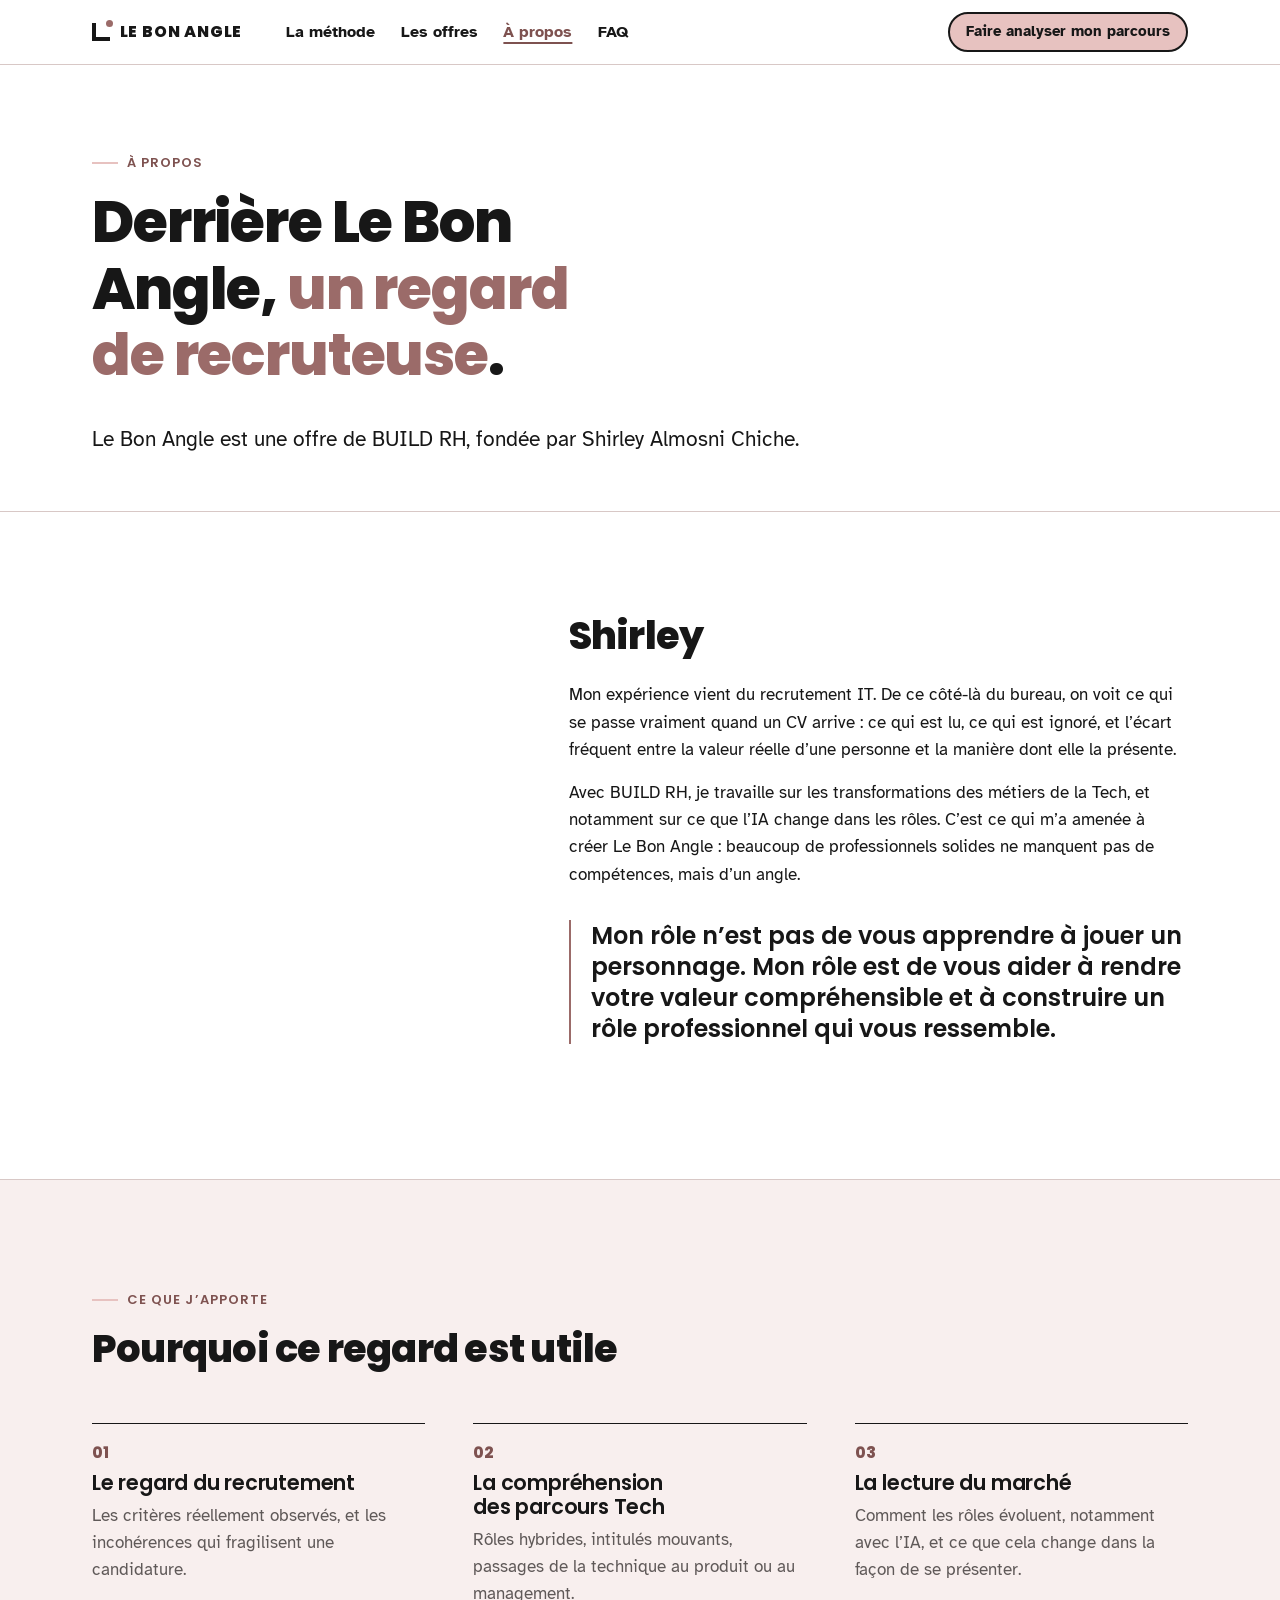
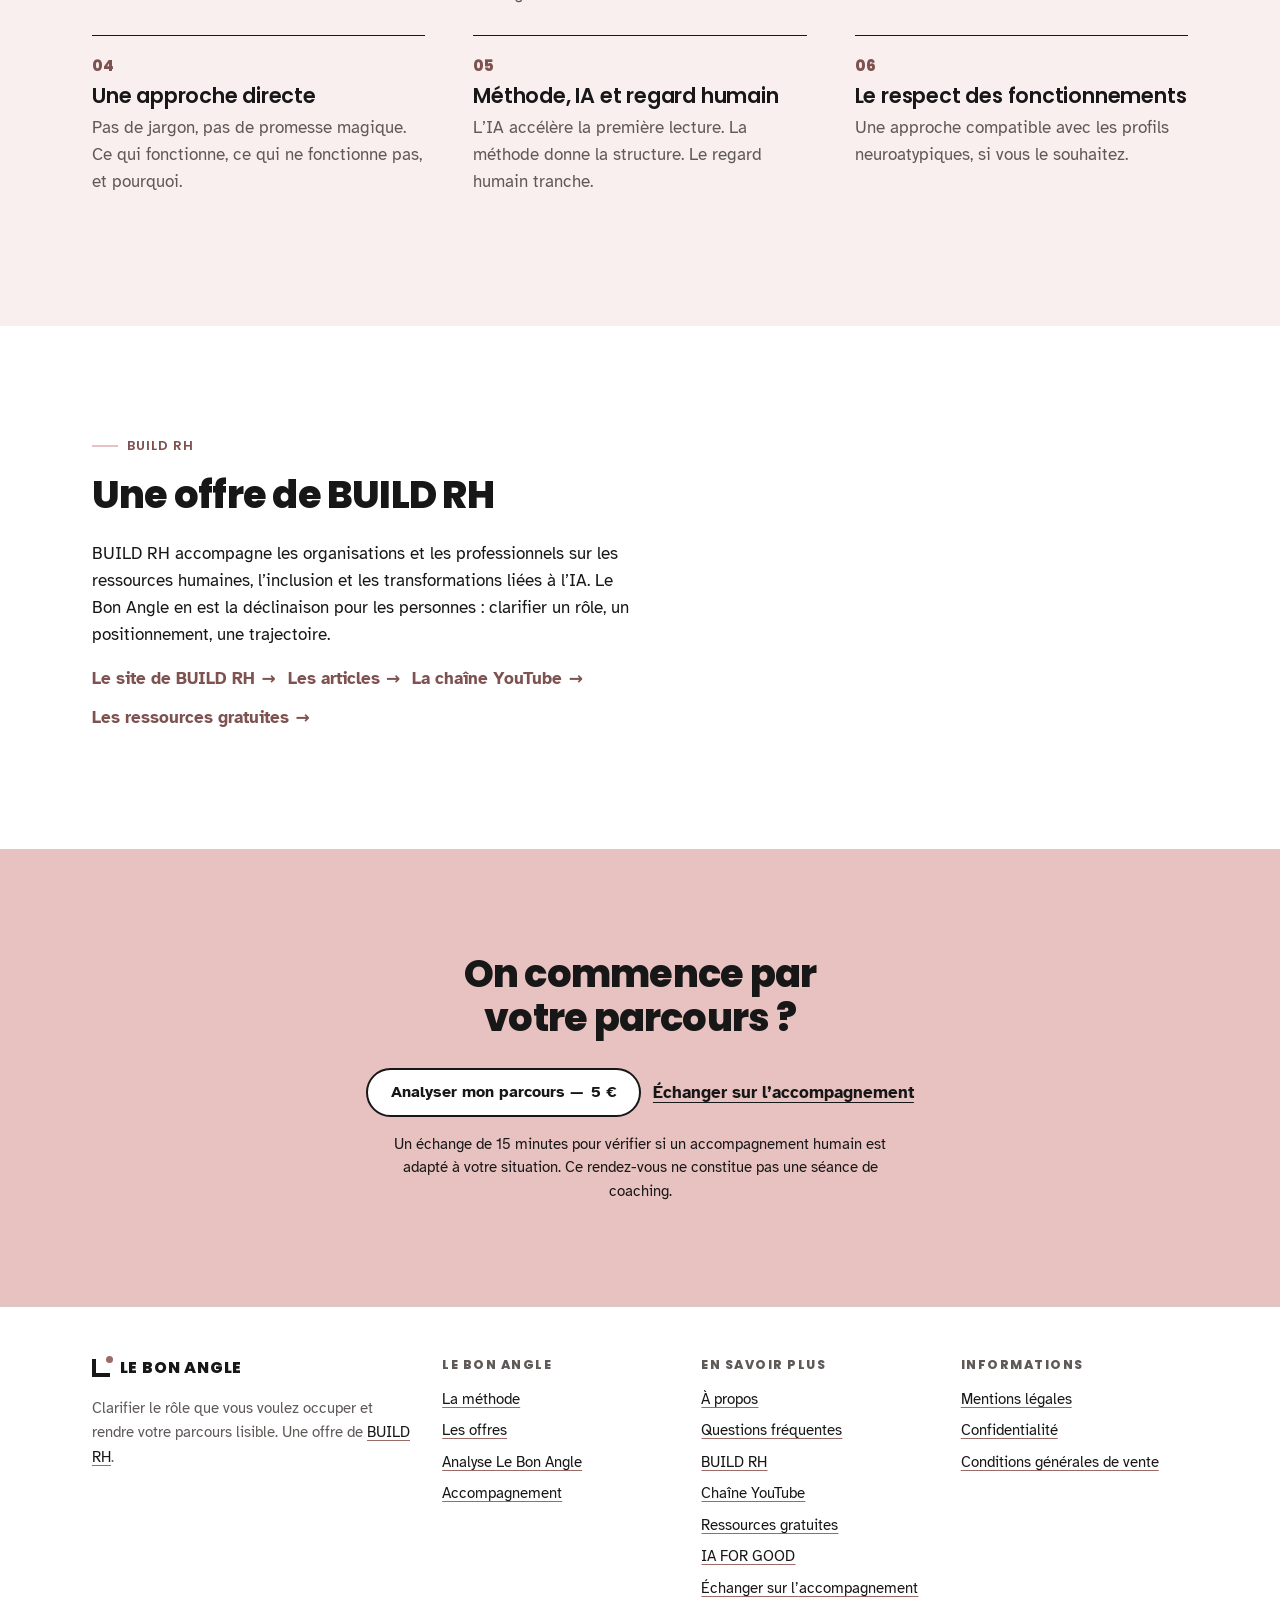
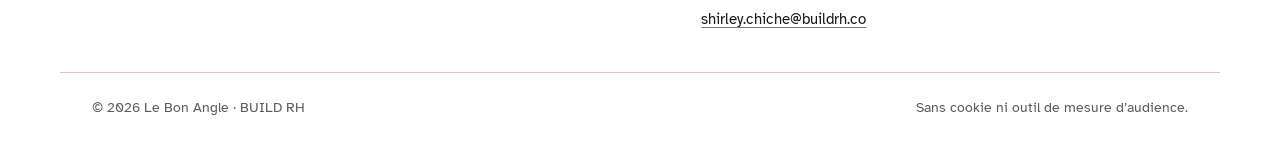
<file: a-propos.html>
<!doctype html>
<html lang="fr" class="no-js">
<head>
  <meta charset="utf-8">
  <script>document.documentElement.className="js";</script>
  <meta name="viewport" content="width=device-width, initial-scale=1">
  <title>À propos — Shirley Almosni Chiche et BUILD RH | Le Bon Angle</title>
  <meta name="description" content="Le Bon Angle est une offre de BUILD RH, fondée par Shirley Almosni Chiche : le regard du recrutement IT, la compréhension des parcours Tech et une approche directe.">
  <meta name="theme-color" content="#F8EFEE">
  <link rel="canonical" href="https://almosnishirley.github.io/le-bon-angle/a-propos.html">
  <meta property="og:type" content="website">
  <meta property="og:locale" content="fr_FR">
  <meta property="og:site_name" content="Le Bon Angle">
  <meta property="og:title" content="À propos — Shirley Almosni Chiche et BUILD RH | Le Bon Angle">
  <meta property="og:description" content="Le Bon Angle est une offre de BUILD RH, fondée par Shirley Almosni Chiche : le regard du recrutement IT, la compréhension des parcours Tech et une approche directe.">
  <meta property="og:url" content="https://almosnishirley.github.io/le-bon-angle/a-propos.html">
  <meta property="og:image" content="https://almosnishirley.github.io/le-bon-angle/assets/images/og-image.png">
  <meta property="og:image:width" content="1200">
  <meta property="og:image:height" content="630">
  <meta property="og:image:alt" content="Le Bon Angle — Construire une trajectoire professionnelle qui tient dans la réalité">
  <meta name="twitter:card" content="summary_large_image">
  <link rel="icon" href="favicon.svg" type="image/svg+xml">
  <link rel="preload" href="assets/fonts/poppins-latin-800-normal.woff2" as="font" type="font/woff2" crossorigin>
  <link rel="preload" href="assets/fonts/atkinson-hyperlegible-latin-400-normal.woff2" as="font" type="font/woff2" crossorigin>
  <link rel="stylesheet" href="assets/css/style.css?v=41">
  <script src="assets/js/config.js?v=40" defer></script>
  <script src="assets/js/main.js?v=40" defer></script>
</head>
<body>
  <a class="skip-link" href="#contenu">Aller au contenu</a>

  <header class="site-header">
    <div class="container header-inner">
      <a class="logo" href="index.html" aria-label="Le Bon Angle, accueil">
        <span class="logo-mark" aria-hidden="true"></span>
        <span class="logo-text">LE BON ANGLE</span>
      </a>
      <nav id="main-nav" class="main-nav" aria-label="Navigation principale">
        <ul>
          <li><a href="methode.html">La méthode</a></li>
          <li><a href="offres.html">Les offres</a></li>
          <li><a href="a-propos.html" aria-current="page">À propos</a></li>
          <li><a href="faq.html">FAQ</a></li>
        </ul>
      </nav>
      <a class="btn btn-primary btn-sm header-cta" href="atelier.html"><span class="long">Faire analyser mon parcours</span><span class="short">Analyser</span></a>
      <button class="menu-toggle" type="button" aria-expanded="false" aria-controls="main-nav">
        <span class="menu-toggle-bars" aria-hidden="true"></span>
        <span class="menu-toggle-label">Menu</span>
      </button>
    </div>
  </header>

  <main id="contenu">
    <section class="page-hero" aria-labelledby="page-title">
      <div class="container">
        <p class="eyebrow">À propos</p>
        <h1 id="page-title">Derrière Le Bon Angle, <em>un regard de recruteuse</em>.</h1>
        <p class="lead">Le Bon Angle est une offre de BUILD RH, fondée par Shirley Almosni Chiche.</p>
      </div>
    </section>

    <section class="section" aria-labelledby="ap-who">
      <div class="container about-grid">
        <figure class="about-photo">
          <img data-cfg-src="PHOTO" alt="Portrait de Shirley Almosni Chiche" width="800" height="1000" loading="lazy" decoding="async" hidden>
          <div class="placeholder">[PHOTO DE SHIRLEY À AJOUTER]</div>
        </figure>
        <div class="prose">
          <h2 id="ap-who">Shirley</h2>
          <p>Mon expérience vient du recrutement IT. De ce côté-là du bureau, on voit ce qui se passe vraiment quand un CV arrive&nbsp;: ce qui est lu, ce qui est ignoré, et l’écart fréquent entre la valeur réelle d’une personne et la manière dont elle la présente.</p>
          <p>Avec BUILD RH, je travaille sur les transformations des métiers de la Tech, et notamment sur ce que l’IA change dans les rôles. C’est ce qui m’a amenée à créer Le Bon Angle&nbsp;: beaucoup de professionnels solides ne manquent pas de compétences, mais d’un angle.</p>
          <p class="pull">Mon rôle n’est pas de vous apprendre à jouer un personnage. Mon rôle est de vous aider à rendre votre valeur compréhensible et à construire un rôle professionnel qui vous ressemble.</p>
          <div class="placeholder">[PARCOURS DÉTAILLÉ À AJOUTER&nbsp;: années d’expérience, types d’entreprises, spécialités]</div>
        </div>
      </div>
    </section>

    <section class="section section-alt section-border" aria-labelledby="ap-why">
      <div class="container">
        <header class="section-head">
          <p class="eyebrow">Ce que j’apporte</p>
          <h2 id="ap-why">Pourquoi ce regard est utile</h2>
        </header>
        <ol class="clarify">
          <li><h3>Le regard du recrutement</h3><p>Les critères réellement observés, et les incohérences qui fragilisent une candidature.</p></li>
          <li><h3>La compréhension des parcours Tech</h3><p>Rôles hybrides, intitulés mouvants, passages de la technique au produit ou au management.</p></li>
          <li><h3>La lecture du marché</h3><p>Comment les rôles évoluent, notamment avec l’IA, et ce que cela change dans la façon de se présenter.</p></li>
          <li><h3>Une approche directe</h3><p>Pas de jargon, pas de promesse magique. Ce qui fonctionne, ce qui ne fonctionne pas, et pourquoi.</p></li>
          <li><h3>Méthode, IA et regard humain</h3><p>L’IA accélère la première lecture. La méthode donne la structure. Le regard humain tranche.</p></li>
          <li><h3>Le respect des fonctionnements</h3><p>Une approche compatible avec les profils neuroatypiques, si vous le souhaitez.</p></li>
        </ol>
      </div>
    </section>

    <section class="section" aria-labelledby="ap-buildrh">
      <div class="container split">
        <div>
          <p class="eyebrow">BUILD RH</p>
          <h2 id="ap-buildrh">Une offre de BUILD RH</h2>
          <p>BUILD RH accompagne les organisations et les professionnels sur les ressources humaines, l’inclusion et les transformations liées à l’IA. Le Bon Angle en est la déclinaison pour les personnes&nbsp;: clarifier un rôle, un positionnement, une trajectoire.</p>
          <p class="btn-row">
            <a class="arrow-link" href="https://build-rh.io" data-cfg-href="LIEN_BUILDRH">Le site de BUILD RH</a>
            <a class="arrow-link" href="https://prompt-humain.ghost.io" data-cfg-href="LIEN_BLOG">Les articles</a>
            <a class="arrow-link" href="https://www.youtube.com/@TDArHH" data-cfg-href="LIEN_YOUTUBE">La chaîne YouTube</a>
            <a class="arrow-link" href="https://almosnishirley.github.io/bibliotheque-ressources/" data-cfg-href="LIEN_RESSOURCES">Les ressources gratuites</a>
            <a class="arrow-link" href="#" data-cfg-href="LIEN_LINKEDIN" data-cfg-if="LIEN_LINKEDIN" hidden>LinkedIn</a>
          </p>
        </div>
        <div class="placeholder">[RÉFÉRENCES OU INTERVENTIONS À AJOUTER, si vous le souhaitez]</div>
      </div>
    </section>

    <section class="section section-dark on-dark cta-band" aria-labelledby="final-title">
      <div class="container">
        <h2 id="final-title">On commence par votre parcours&nbsp;?</h2>
        <div class="btn-row">
          <a class="btn btn-primary" href="atelier.html">Analyser mon parcours — <span data-prix="analyse">5&nbsp;€</span></a>
          <a class="text-link" href="https://calendly.com/shirley-chiche-buildrh/call-decouverte" data-rdv>Échanger sur l’accompagnement</a>
        </div>
        <p class="micro">Un échange de 15 minutes pour vérifier si un accompagnement humain est adapté à votre situation. Ce rendez-vous ne constitue pas une séance de coaching.</p>
      </div>
    </section>
  </main>

  <footer class="site-footer">
    <div class="container footer-grid">
      <div>
        <a class="logo" href="index.html" aria-label="Le Bon Angle, accueil"><span class="logo-mark" aria-hidden="true"></span><span class="logo-text">LE BON ANGLE</span></a>
        <p class="footer-tagline">Clarifier le rôle que vous voulez occuper et rendre votre parcours lisible. Une offre de <a href="https://build-rh.io" data-cfg-href="LIEN_BUILDRH">BUILD RH</a>.</p>
      </div>
      <div>
        <p class="footer-title">Le Bon Angle</p>
        <ul class="footer-links">
          <li><a href="methode.html">La méthode</a></li>
          <li><a href="offres.html">Les offres</a></li>
          <li><a href="atelier.html">Analyse Le Bon Angle</a></li>
          <li><a href="accompagnement.html">Accompagnement</a></li>
        </ul>
      </div>
      <div>
        <p class="footer-title">En savoir plus</p>
        <ul class="footer-links">
          <li><a href="a-propos.html">À propos</a></li>
          <li><a href="faq.html">Questions fréquentes</a></li>
          <li><a href="https://build-rh.io" data-cfg-href="LIEN_BUILDRH">BUILD RH</a></li>
          <li><a href="https://www.youtube.com/@TDArHH" data-cfg-href="LIEN_YOUTUBE">Chaîne YouTube</a></li>
          <li><a href="https://almosnishirley.github.io/bibliotheque-ressources/" data-cfg-href="LIEN_RESSOURCES">Ressources gratuites</a></li>
          <li><a href="https://aiforgood.page/" data-cfg-href="LIEN_IAFORGOOD">IA FOR GOOD</a></li>
          <li><a href="https://calendly.com/shirley-chiche-buildrh/call-decouverte" data-rdv>Échanger sur l’accompagnement</a></li>
          <li hidden data-cfg-if="LIEN_LINKEDIN"><a href="#" data-cfg-href="LIEN_LINKEDIN">LinkedIn</a></li>
          <li hidden data-cfg-if="EMAIL"><a href="#" data-cfg-href="EMAIL"><span data-cfg-text="EMAIL"></span></a></li>
        </ul>
      </div>
      <div>
        <p class="footer-title">Informations</p>
        <ul class="footer-links">
          <li><a href="mentions-legales.html">Mentions légales</a></li>
          <li><a href="confidentialite.html">Confidentialité</a></li>
          <li><a href="cgv.html">Conditions générales de vente</a></li>
        </ul>
      </div>
    </div>
    <div class="container footer-bottom">
      <p>© <span data-year>2026</span> Le Bon Angle · BUILD RH</p>
      <p>Sans cookie ni outil de mesure d’audience.</p>
    </div>
  </footer>
</body>
</html>
</file>
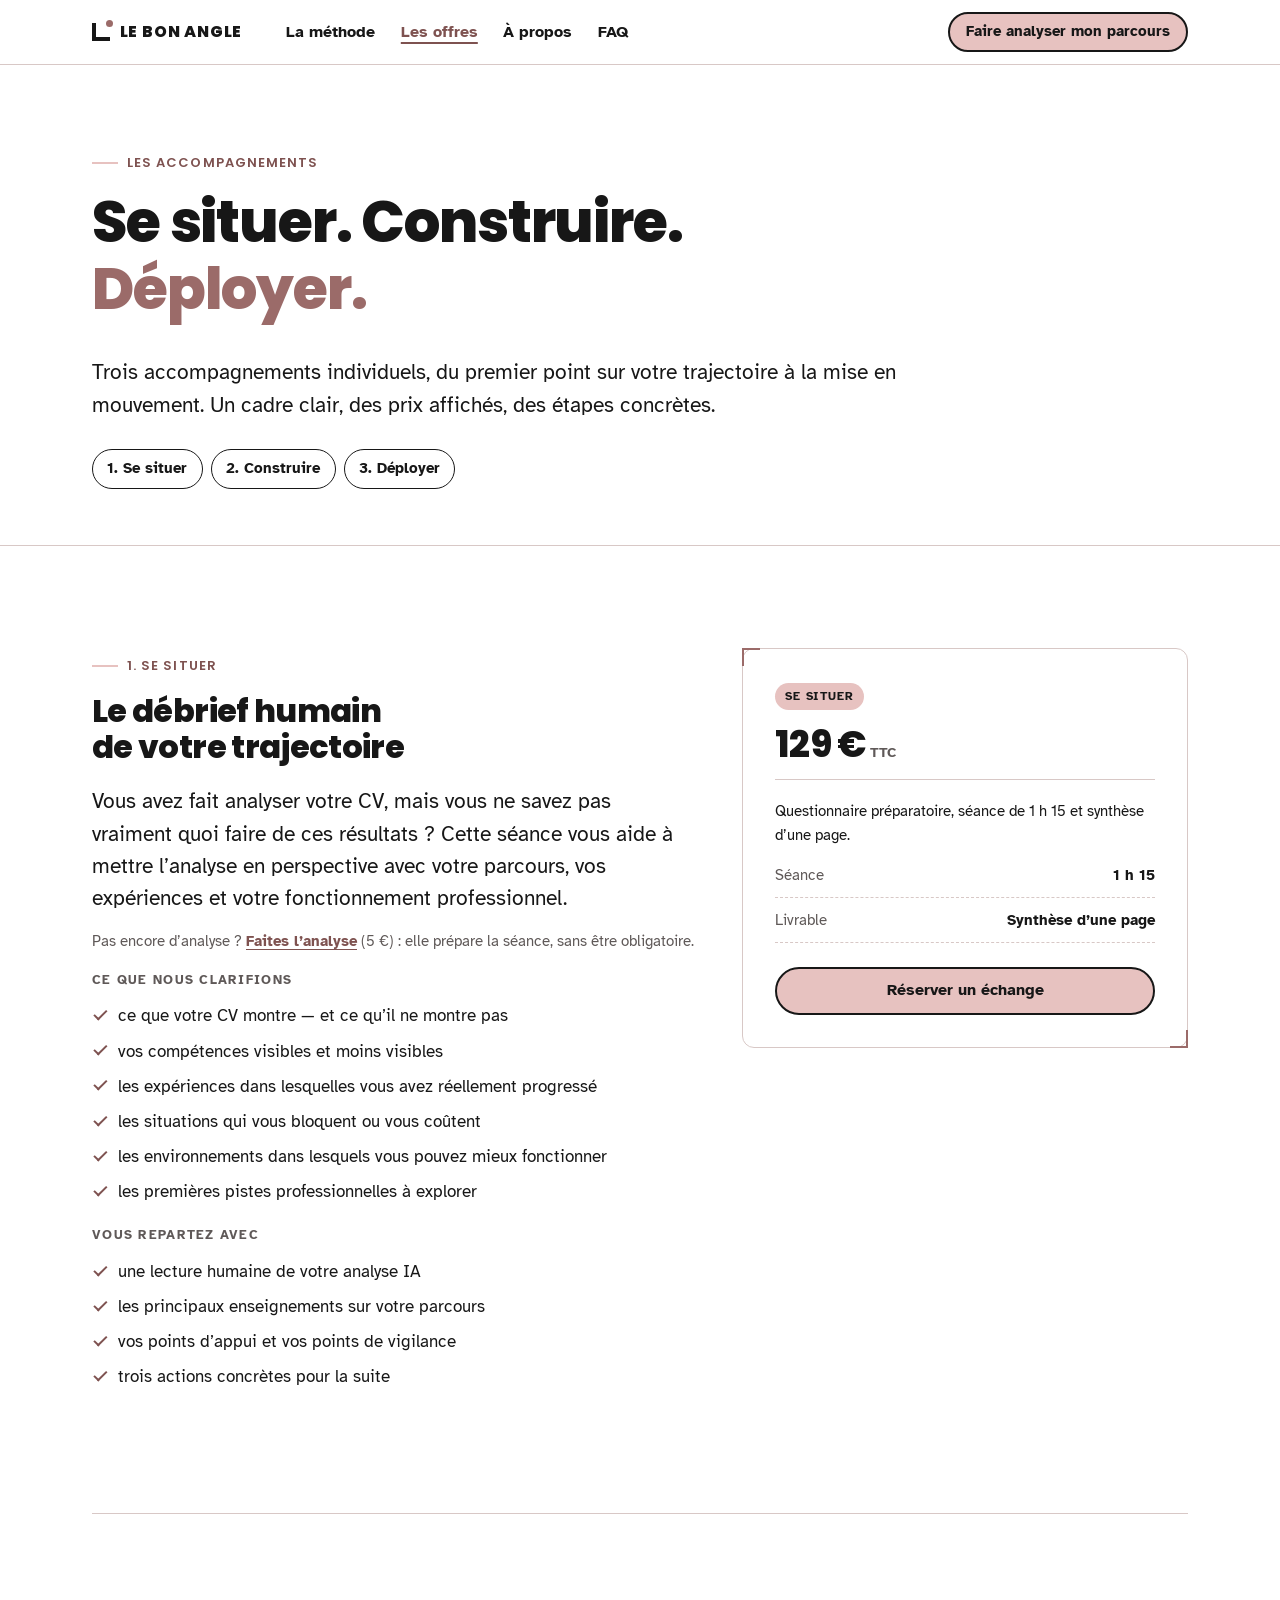
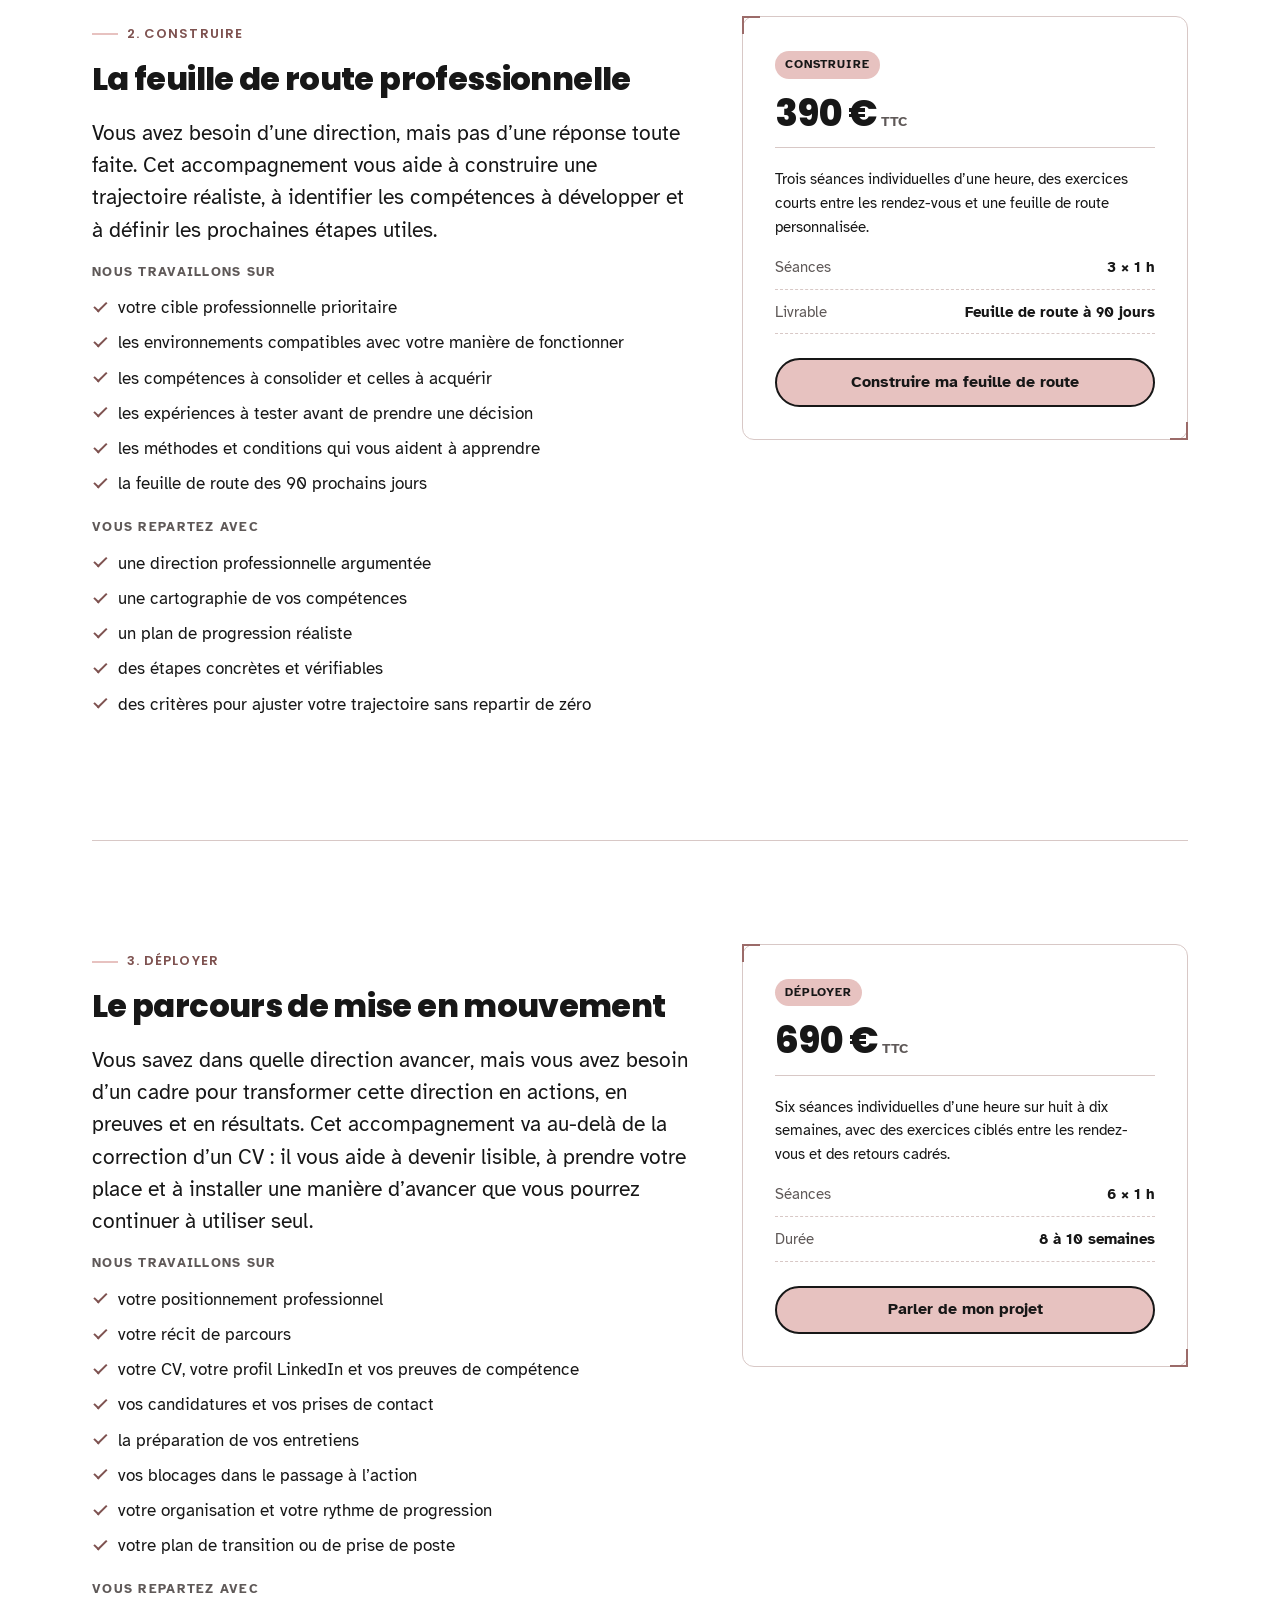
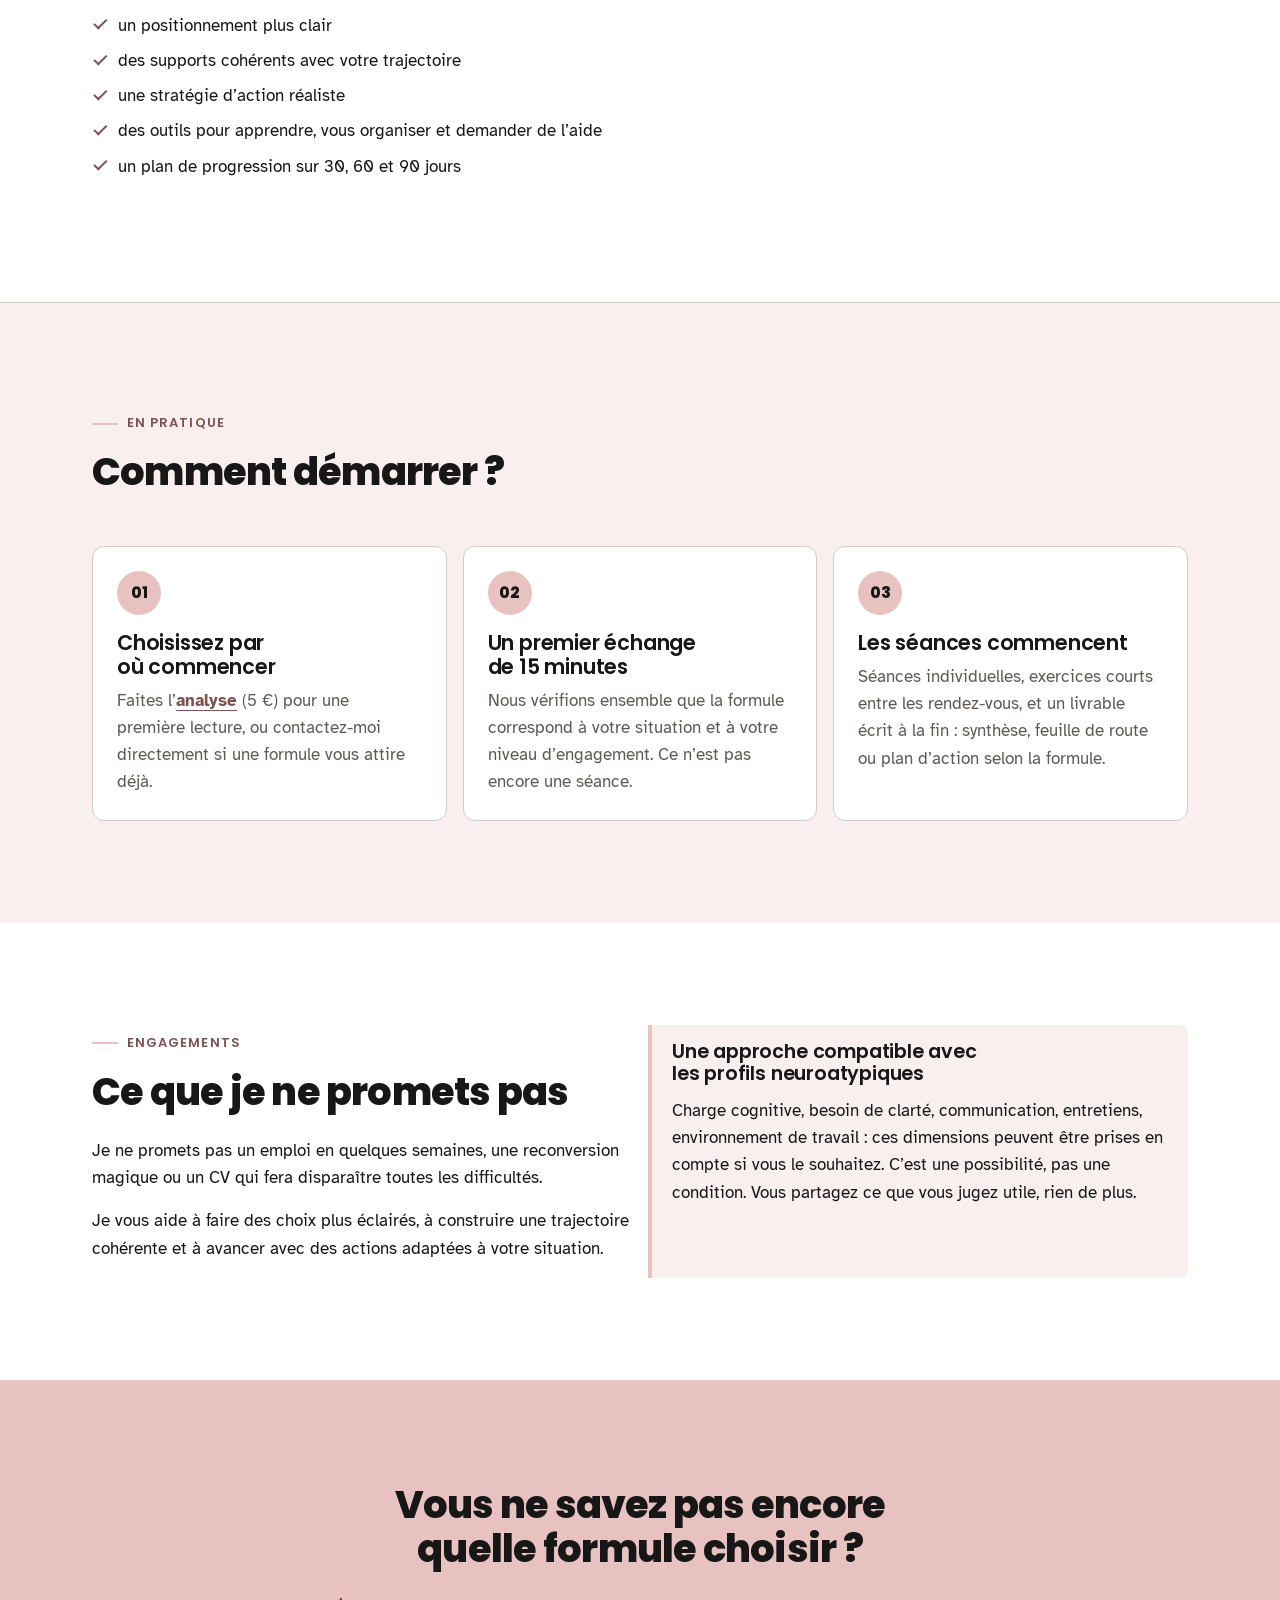
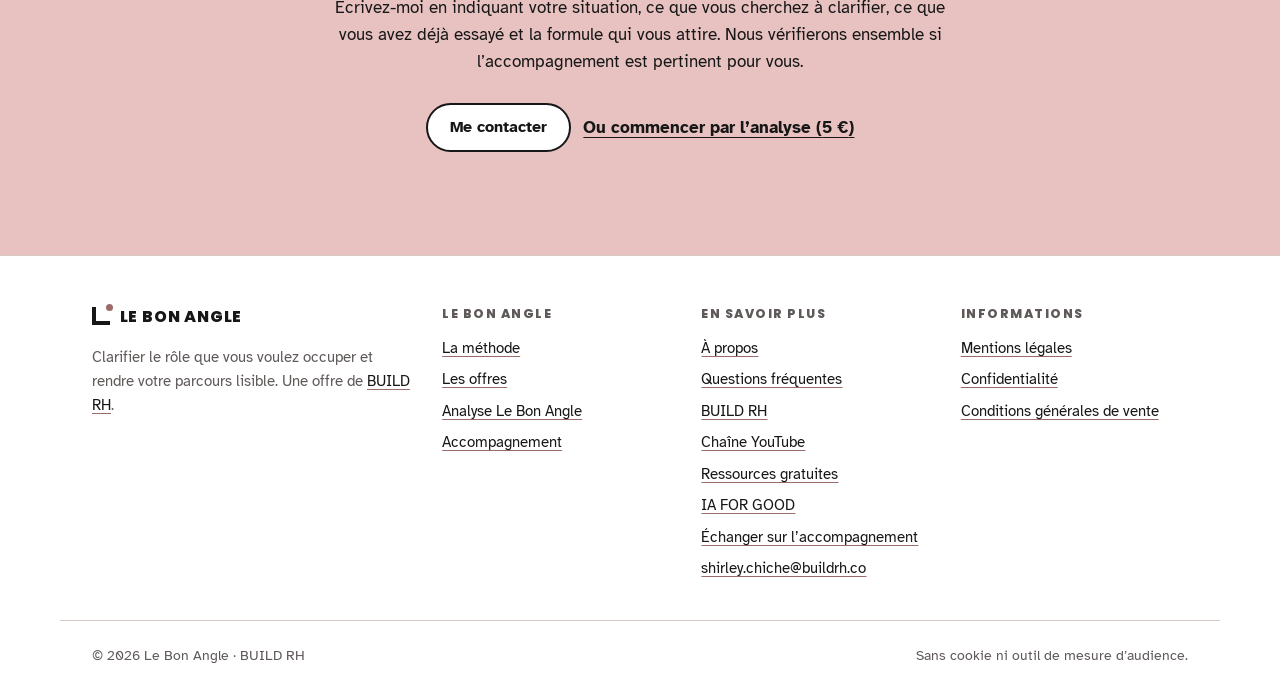
<file: accompagnement.html>
<!doctype html>
<html lang="fr" class="no-js">
<head>
  <meta charset="utf-8">
  <script>document.documentElement.className="js";</script>
  <meta name="viewport" content="width=device-width, initial-scale=1">
  <title>Accompagnements de carrière — Se situer, Construire, Déployer | Le Bon Angle</title>
  <meta name="description" content="Trois accompagnements individuels pour clarifier votre trajectoire professionnelle : Se situer (129 €), Construire (390 €) et Déployer (690 €). Reconversion, évolution, métiers de la tech.">
  <meta name="theme-color" content="#F8EFEE">
  <link rel="canonical" href="https://almosnishirley.github.io/le-bon-angle/accompagnement.html">
  <meta property="og:type" content="website">
  <meta property="og:locale" content="fr_FR">
  <meta property="og:site_name" content="Le Bon Angle">
  <meta property="og:title" content="Accompagnements de carrière — Se situer, Construire, Déployer | Le Bon Angle">
  <meta property="og:description" content="Trois accompagnements individuels pour clarifier votre trajectoire professionnelle : Se situer (129 €), Construire (390 €) et Déployer (690 €). Reconversion, évolution, métiers de la tech.">
  <meta property="og:url" content="https://almosnishirley.github.io/le-bon-angle/accompagnement.html">
  <meta property="og:image" content="https://almosnishirley.github.io/le-bon-angle/assets/images/og-image.png">
  <meta property="og:image:width" content="1200">
  <meta property="og:image:height" content="630">
  <meta property="og:image:alt" content="Le Bon Angle — Construire une trajectoire professionnelle qui tient dans la réalité">
  <meta name="twitter:card" content="summary_large_image">
  <link rel="icon" href="favicon.svg" type="image/svg+xml">
  <link rel="preload" href="assets/fonts/poppins-latin-800-normal.woff2" as="font" type="font/woff2" crossorigin>
  <link rel="preload" href="assets/fonts/atkinson-hyperlegible-latin-400-normal.woff2" as="font" type="font/woff2" crossorigin>
  <link rel="stylesheet" href="assets/css/style.css?v=41">
  <script src="assets/js/config.js?v=40" defer></script>
  <script src="assets/js/main.js?v=40" defer></script>
</head>
<body>
  <a class="skip-link" href="#contenu">Aller au contenu</a>

  <header class="site-header">
    <div class="container header-inner">
      <a class="logo" href="index.html" aria-label="Le Bon Angle, accueil">
        <span class="logo-mark" aria-hidden="true"></span>
        <span class="logo-text">LE BON ANGLE</span>
      </a>
      <nav id="main-nav" class="main-nav" aria-label="Navigation principale">
        <ul>
          <li><a href="methode.html">La méthode</a></li>
          <li><a href="offres.html" aria-current="page">Les offres</a></li>
          <li><a href="a-propos.html">À propos</a></li>
          <li><a href="faq.html">FAQ</a></li>
        </ul>
      </nav>
      <a class="btn btn-primary btn-sm header-cta" href="atelier.html"><span class="long">Faire analyser mon parcours</span><span class="short">Analyser</span></a>
      <button class="menu-toggle" type="button" aria-expanded="false" aria-controls="main-nav">
        <span class="menu-toggle-bars" aria-hidden="true"></span>
        <span class="menu-toggle-label">Menu</span>
      </button>
    </div>
  </header>

  <main id="contenu">
    <section class="page-hero" aria-labelledby="page-title">
      <div class="container">
        <p class="eyebrow">Les accompagnements</p>
        <h1 id="page-title">Se situer. Construire. <em>Déployer.</em></h1>
        <p class="lead">Trois accompagnements individuels, du premier point sur votre trajectoire à la mise en mouvement. Un cadre clair, des prix affichés, des étapes concrètes.</p>
        <ul class="chips" aria-label="Aller à la formule">
          <li><a href="#se-situer">1. Se situer</a></li>
          <li><a href="#construire">2. Construire</a></li>
          <li><a href="#deployer">3. Déployer</a></li>
        </ul>
      </div>
    </section>

    <section class="section" aria-label="Les trois accompagnements">
      <div class="container">
        <article class="format" id="se-situer" aria-labelledby="t-se-situer">
          <div>
            <p class="eyebrow">1. Se situer</p>
            <h2 id="t-se-situer" class="format-title">Le débrief humain de votre trajectoire</h2>
            <p class="lead">Vous avez fait analyser votre CV, mais vous ne savez pas vraiment quoi faire de ces résultats&nbsp;? Cette séance vous aide à mettre l’analyse en perspective avec votre parcours, vos expériences et votre fonctionnement professionnel.</p>
            <p class="small muted">Pas encore d’analyse&nbsp;? <a class="text-link" href="atelier.html">Faites l’analyse</a> (<span data-prix="analyse">5&nbsp;€</span>)&nbsp;: elle prépare la séance, sans être obligatoire.</p>
            <p class="list-title">Ce que nous clarifions</p>
            <ul class="checklist">
              <li>ce que votre CV montre — et ce qu’il ne montre pas</li>
              <li>vos compétences visibles et moins visibles</li>
              <li>les expériences dans lesquelles vous avez réellement progressé</li>
              <li>les situations qui vous bloquent ou vous coûtent</li>
              <li>les environnements dans lesquels vous pouvez mieux fonctionner</li>
              <li>les premières pistes professionnelles à explorer</li>
            </ul>
            <p class="list-title">Vous repartez avec</p>
            <ul class="checklist">
              <li>une lecture humaine de votre analyse IA</li>
              <li>les principaux enseignements sur votre parcours</li>
              <li>vos points d’appui et vos points de vigilance</li>
              <li>trois actions concrètes pour la suite</li>
            </ul>
          </div>
          <aside class="buy-card frame format-aside" aria-label="Tarif : Se situer">
            <div class="price">
              <span class="tag tag-human">Se situer</span>
              <div class="price-main"><span data-prix="situer">129&nbsp;€</span><small>TTC</small></div>
            </div>
            <p class="small">Questionnaire préparatoire, séance de 1 h 15 et synthèse d’une page.</p>
            <dl class="facts">
              <div><dt>Séance</dt><dd>1 h 15</dd></div>
              <div><dt>Livrable</dt><dd>Synthèse d’une page</dd></div>
            </dl>
            <a class="btn btn-primary" href="https://calendly.com/shirley-chiche-buildrh/call-decouverte" data-offre-lien="situer">Réserver un échange</a>
          </aside>
        </article>

        <article class="format" id="construire" aria-labelledby="t-construire">
          <div>
            <p class="eyebrow">2. Construire</p>
            <h2 id="t-construire" class="format-title">La feuille de route professionnelle</h2>
            <p class="lead">Vous avez besoin d’une direction, mais pas d’une réponse toute faite. Cet accompagnement vous aide à construire une trajectoire réaliste, à identifier les compétences à développer et à définir les prochaines étapes utiles.</p>
            
            <p class="list-title">Nous travaillons sur</p>
            <ul class="checklist">
              <li>votre cible professionnelle prioritaire</li>
              <li>les environnements compatibles avec votre manière de fonctionner</li>
              <li>les compétences à consolider et celles à acquérir</li>
              <li>les expériences à tester avant de prendre une décision</li>
              <li>les méthodes et conditions qui vous aident à apprendre</li>
              <li>la feuille de route des 90 prochains jours</li>
            </ul>
            <p class="list-title">Vous repartez avec</p>
            <ul class="checklist">
              <li>une direction professionnelle argumentée</li>
              <li>une cartographie de vos compétences</li>
              <li>un plan de progression réaliste</li>
              <li>des étapes concrètes et vérifiables</li>
              <li>des critères pour ajuster votre trajectoire sans repartir de zéro</li>
            </ul>
          </div>
          <aside class="buy-card frame format-aside" aria-label="Tarif : Construire">
            <div class="price">
              <span class="tag tag-human">Construire</span>
              <div class="price-main"><span data-prix="construire">390&nbsp;€</span><small>TTC</small></div>
              <span class="price-note" data-offre-paiement="construire"></span>
            </div>
            <p class="small">Trois séances individuelles d’une heure, des exercices courts entre les rendez-vous et une feuille de route personnalisée.</p>
            <dl class="facts">
              <div><dt>Séances</dt><dd>3 × 1 h</dd></div>
              <div><dt>Livrable</dt><dd>Feuille de route à 90 jours</dd></div>
            </dl>
            <a class="btn btn-primary" href="https://calendly.com/shirley-chiche-buildrh/call-decouverte" data-offre-lien="construire">Construire ma feuille de route</a>
          </aside>
        </article>

        <article class="format" id="deployer" aria-labelledby="t-deployer">
          <div>
            <p class="eyebrow">3. Déployer</p>
            <h2 id="t-deployer" class="format-title">Le parcours de mise en mouvement</h2>
            <p class="lead">Vous savez dans quelle direction avancer, mais vous avez besoin d’un cadre pour transformer cette direction en actions, en preuves et en résultats. Cet accompagnement va au-delà de la correction d’un CV&nbsp;: il vous aide à devenir lisible, à prendre votre place et à installer une manière d’avancer que vous pourrez continuer à utiliser seul.</p>
            
            <p class="list-title">Nous travaillons sur</p>
            <ul class="checklist">
              <li>votre positionnement professionnel</li>
              <li>votre récit de parcours</li>
              <li>votre CV, votre profil LinkedIn et vos preuves de compétence</li>
              <li>vos candidatures et vos prises de contact</li>
              <li>la préparation de vos entretiens</li>
              <li>vos blocages dans le passage à l’action</li>
              <li>votre organisation et votre rythme de progression</li>
              <li>votre plan de transition ou de prise de poste</li>
            </ul>
            <p class="list-title">Vous repartez avec</p>
            <ul class="checklist">
              <li>un positionnement plus clair</li>
              <li>des supports cohérents avec votre trajectoire</li>
              <li>une stratégie d’action réaliste</li>
              <li>des outils pour apprendre, vous organiser et demander de l’aide</li>
              <li>un plan de progression sur 30, 60 et 90 jours</li>
            </ul>
          </div>
          <aside class="buy-card frame format-aside" aria-label="Tarif : Déployer">
            <div class="price">
              <span class="tag tag-human">Déployer</span>
              <div class="price-main"><span data-prix="deployer">690&nbsp;€</span><small>TTC</small></div>
              <span class="price-note" data-offre-paiement="deployer"></span>
            </div>
            <p class="small">Six séances individuelles d’une heure sur huit à dix semaines, avec des exercices ciblés entre les rendez-vous et des retours cadrés.</p>
            <dl class="facts">
              <div><dt>Séances</dt><dd>6 × 1 h</dd></div>
              <div><dt>Durée</dt><dd>8 à 10 semaines</dd></div>
            </dl>
            <a class="btn btn-primary" href="https://calendly.com/shirley-chiche-buildrh/call-decouverte" data-offre-lien="deployer">Parler de mon projet</a>
          </aside>
        </article>
      </div>
    </section>

    <section class="section section-alt section-border" aria-labelledby="a-start">
      <div class="container">
        <header class="section-head">
          <p class="eyebrow">En pratique</p>
          <h2 id="a-start">Comment démarrer&nbsp;?</h2>
        </header>
        <ol class="steps steps-3">
          <li class="step"><span class="step-num" aria-hidden="true">01</span><h3>Choisissez par où commencer</h3><p>Faites l’<a class="text-link" href="atelier.html">analyse</a> (<span data-prix="analyse">5&nbsp;€</span>) pour une première lecture, ou contactez-moi directement si une formule vous attire déjà.</p></li>
          <li class="step"><span class="step-num" aria-hidden="true">02</span><h3>Un premier échange de 15 minutes</h3><p>Nous vérifions ensemble que la formule correspond à votre situation et à votre niveau d’engagement. Ce n’est pas encore une séance.</p></li>
          <li class="step"><span class="step-num" aria-hidden="true">03</span><h3>Les séances commencent</h3><p>Séances individuelles, exercices courts entre les rendez-vous, et un livrable écrit à la fin&nbsp;: synthèse, feuille de route ou plan d’action selon la formule.</p></li>
        </ol>
      </div>
    </section>

    <section class="section" aria-labelledby="a-limits">
      <div class="container split">
        <div>
          <p class="eyebrow">Engagements</p>
          <h2 id="a-limits">Ce que je ne promets pas</h2>
          <p>Je ne promets pas un emploi en quelques semaines, une reconversion magique ou un CV qui fera disparaître toutes les difficultés.</p>
          <p>Je vous aide à faire des choix plus éclairés, à construire une trajectoire cohérente et à avancer avec des actions adaptées à votre situation.</p>
        </div>
        <div class="note-box sage">
          <h3>Une approche compatible avec les profils neuroatypiques</h3>
          <p>Charge cognitive, besoin de clarté, communication, entretiens, environnement de travail&nbsp;: ces dimensions peuvent être prises en compte si vous le souhaitez. C’est une possibilité, pas une condition. Vous partagez ce que vous jugez utile, rien de plus.</p>
        </div>
      </div>
    </section>

    <section class="section section-dark on-dark cta-band" aria-labelledby="final-title">
      <div class="container">
        <h2 id="final-title">Vous ne savez pas encore quelle formule choisir&nbsp;?</h2>
        <p>Écrivez-moi en indiquant votre situation, ce que vous cherchez à clarifier, ce que vous avez déjà essayé et la formule qui vous attire. Nous vérifierons ensemble si l’accompagnement est pertinent pour vous.</p>
        <div class="btn-row">
          <a class="btn btn-primary" href="mailto:shirley.chiche@buildrh.co" data-contact="general">Me contacter</a>
          <a class="text-link" href="atelier.html">Ou commencer par l’analyse (<span data-prix="analyse">5&nbsp;€</span>)</a>
        </div>
      </div>
    </section>
  </main>

  <footer class="site-footer">
    <div class="container footer-grid">
      <div>
        <a class="logo" href="index.html" aria-label="Le Bon Angle, accueil"><span class="logo-mark" aria-hidden="true"></span><span class="logo-text">LE BON ANGLE</span></a>
        <p class="footer-tagline">Clarifier le rôle que vous voulez occuper et rendre votre parcours lisible. Une offre de <a href="https://build-rh.io" data-cfg-href="LIEN_BUILDRH">BUILD RH</a>.</p>
      </div>
      <div>
        <p class="footer-title">Le Bon Angle</p>
        <ul class="footer-links">
          <li><a href="methode.html">La méthode</a></li>
          <li><a href="offres.html">Les offres</a></li>
          <li><a href="atelier.html">Analyse Le Bon Angle</a></li>
          <li><a href="accompagnement.html">Accompagnement</a></li>
        </ul>
      </div>
      <div>
        <p class="footer-title">En savoir plus</p>
        <ul class="footer-links">
          <li><a href="a-propos.html">À propos</a></li>
          <li><a href="faq.html">Questions fréquentes</a></li>
          <li><a href="https://build-rh.io" data-cfg-href="LIEN_BUILDRH">BUILD RH</a></li>
          <li><a href="https://www.youtube.com/@TDArHH" data-cfg-href="LIEN_YOUTUBE">Chaîne YouTube</a></li>
          <li><a href="https://almosnishirley.github.io/bibliotheque-ressources/" data-cfg-href="LIEN_RESSOURCES">Ressources gratuites</a></li>
          <li><a href="https://aiforgood.page/" data-cfg-href="LIEN_IAFORGOOD">IA FOR GOOD</a></li>
          <li><a href="https://calendly.com/shirley-chiche-buildrh/call-decouverte" data-rdv>Échanger sur l’accompagnement</a></li>
          <li hidden data-cfg-if="LIEN_LINKEDIN"><a href="#" data-cfg-href="LIEN_LINKEDIN">LinkedIn</a></li>
          <li hidden data-cfg-if="EMAIL"><a href="#" data-cfg-href="EMAIL"><span data-cfg-text="EMAIL"></span></a></li>
        </ul>
      </div>
      <div>
        <p class="footer-title">Informations</p>
        <ul class="footer-links">
          <li><a href="mentions-legales.html">Mentions légales</a></li>
          <li><a href="confidentialite.html">Confidentialité</a></li>
          <li><a href="cgv.html">Conditions générales de vente</a></li>
        </ul>
      </div>
    </div>
    <div class="container footer-bottom">
      <p>© <span data-year>2026</span> Le Bon Angle · BUILD RH</p>
      <p>Sans cookie ni outil de mesure d’audience.</p>
    </div>
  </footer>
</body>
</html>
</file>
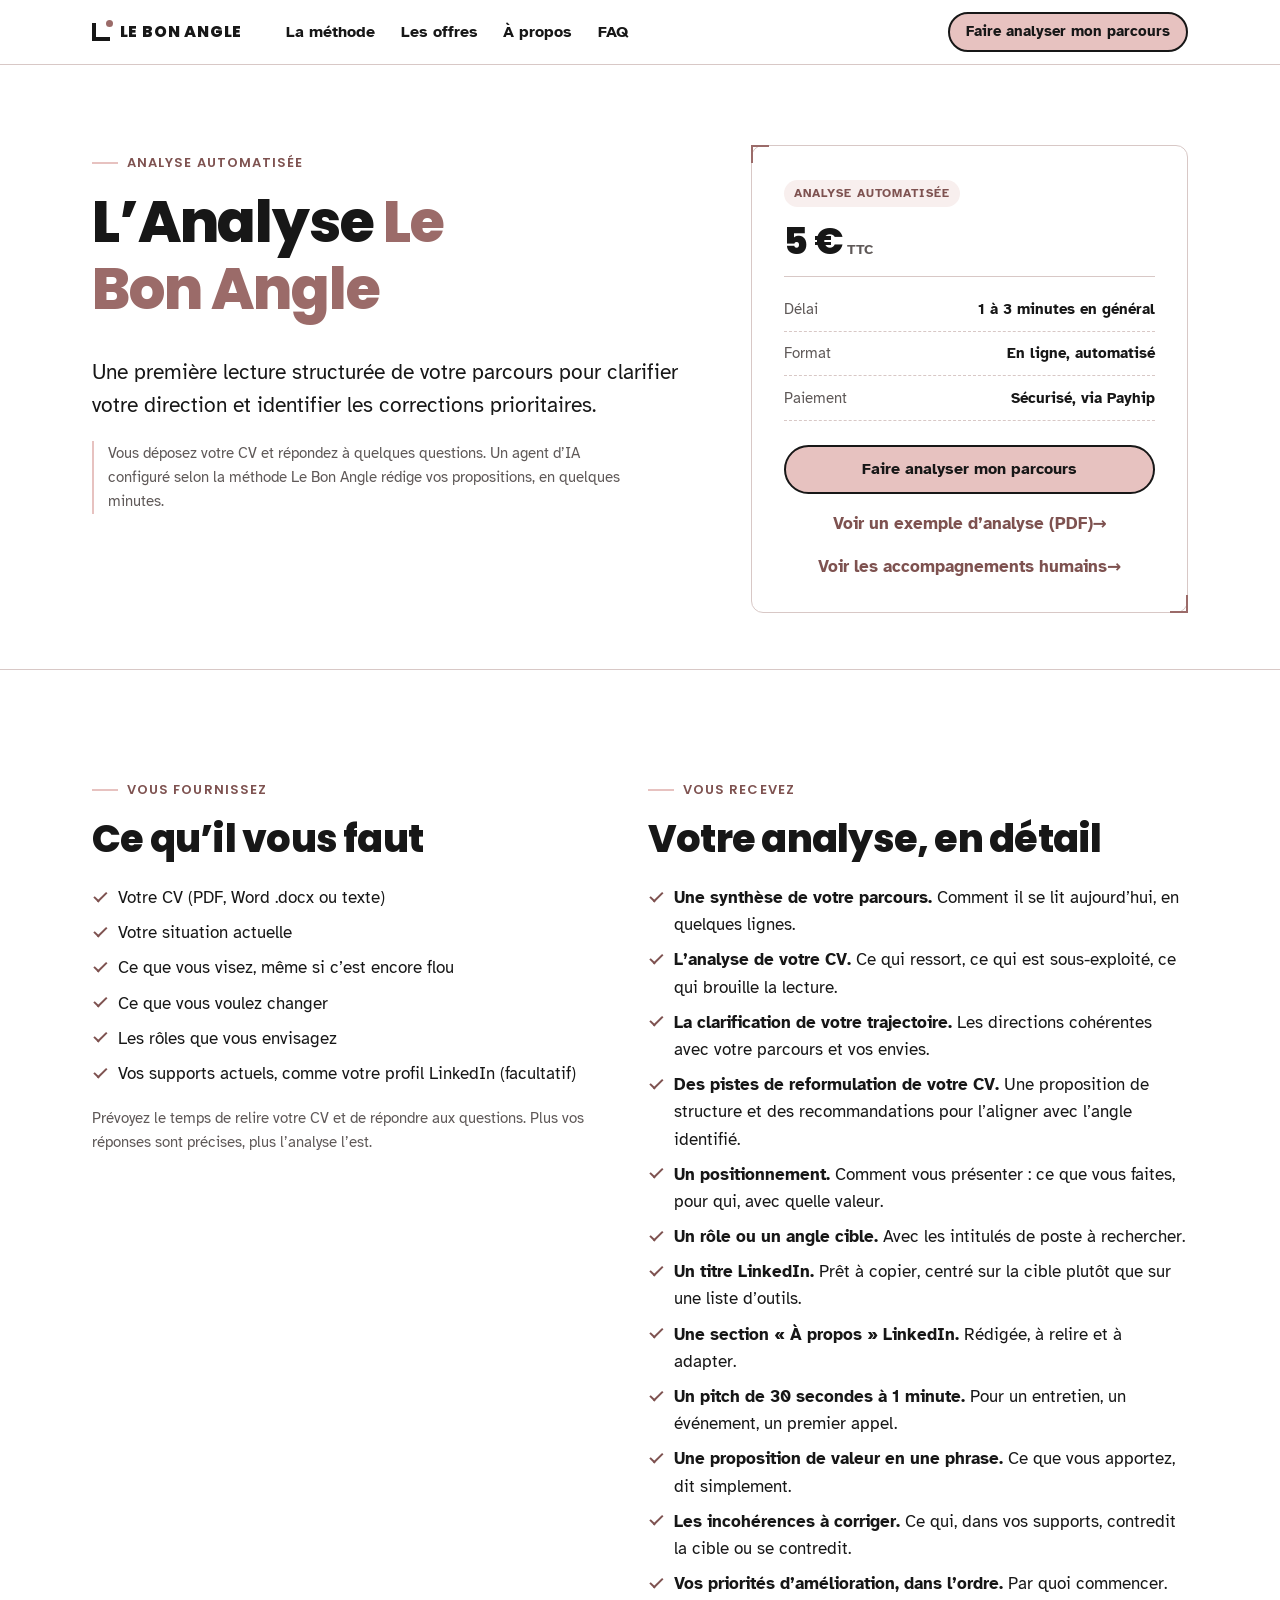
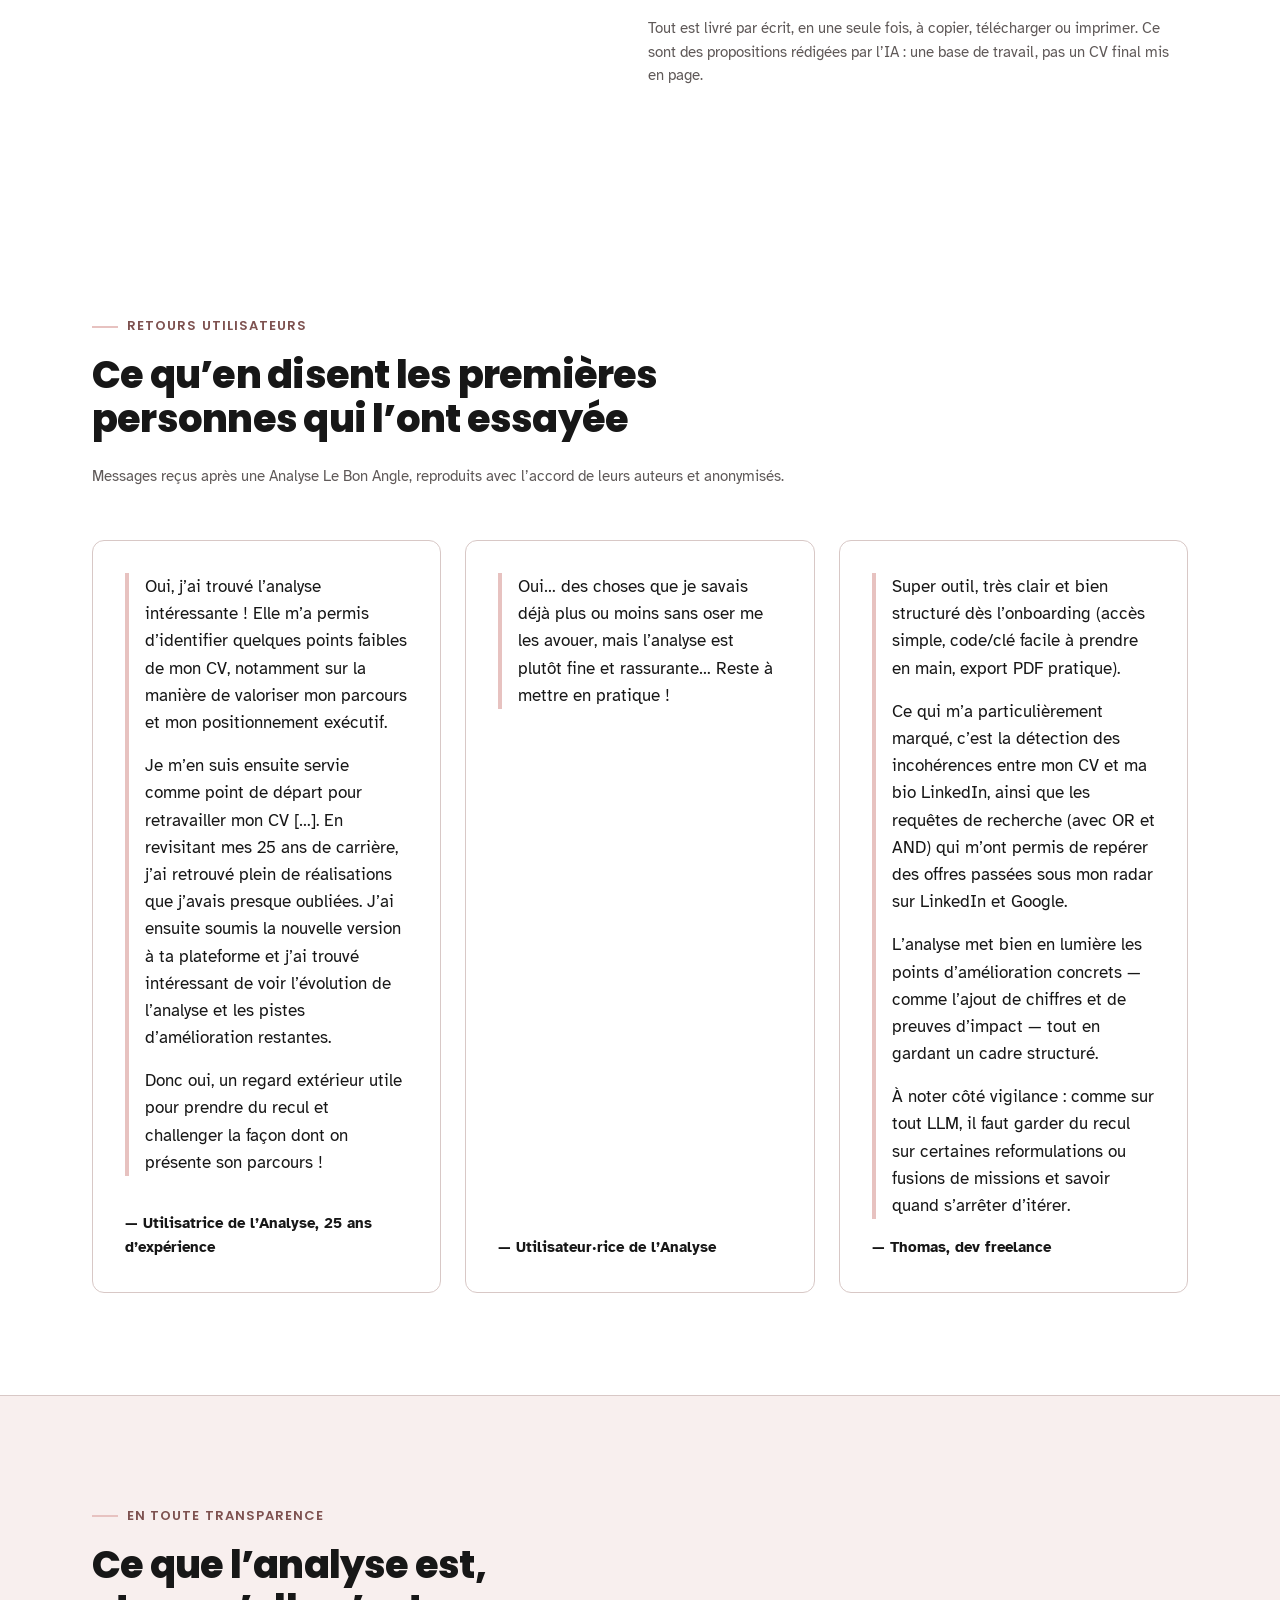
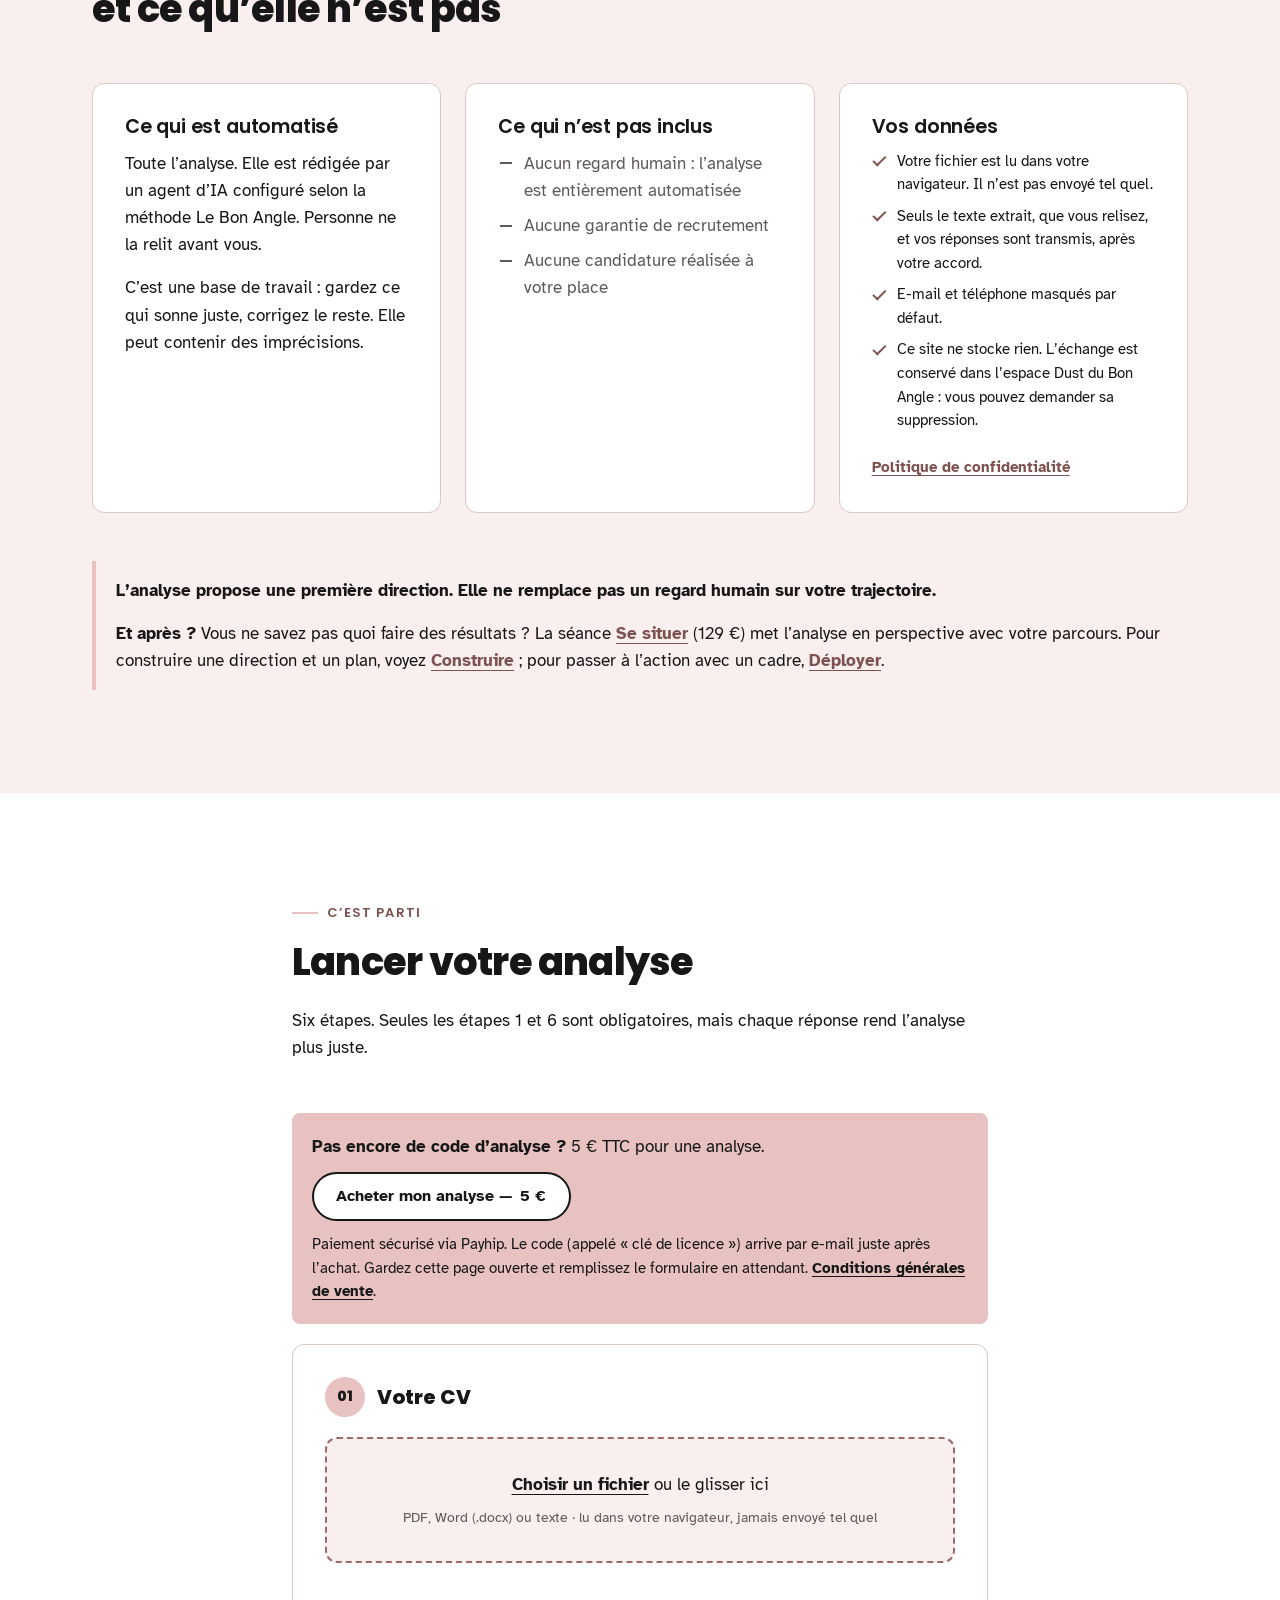
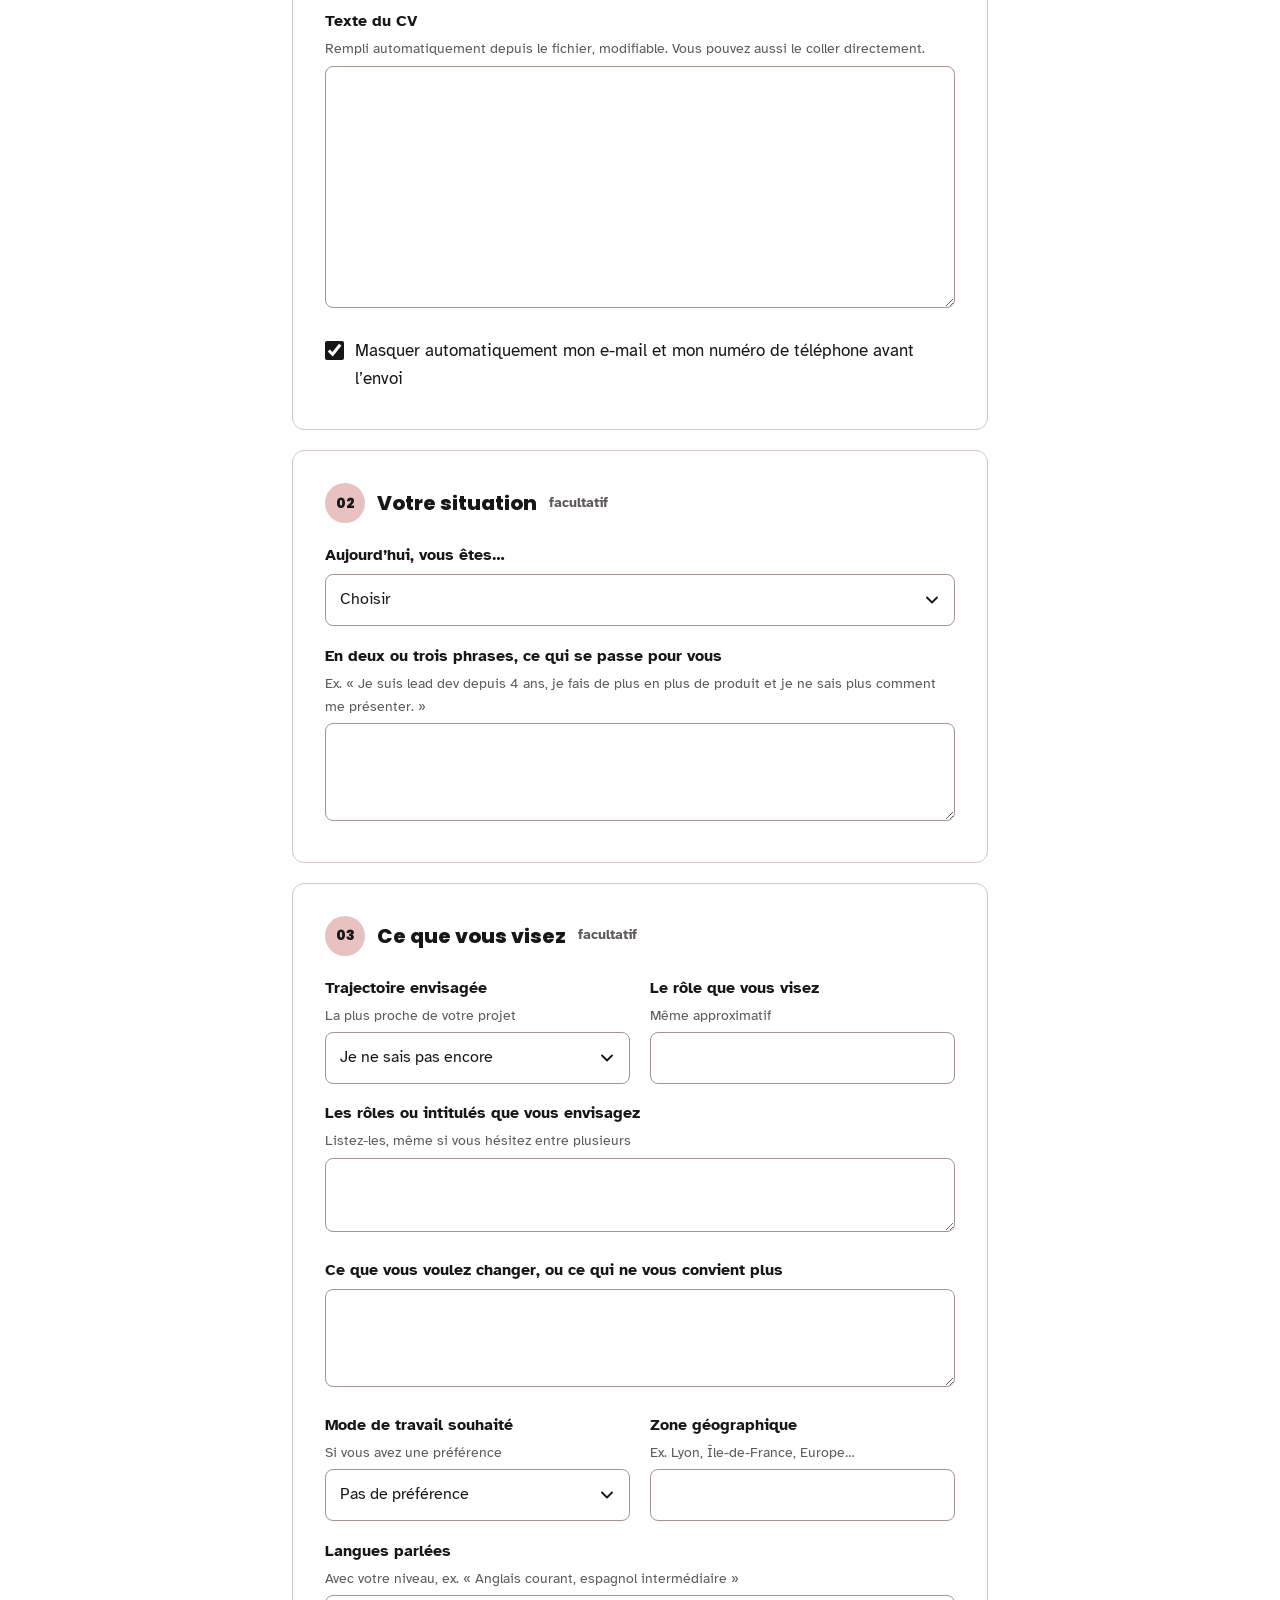
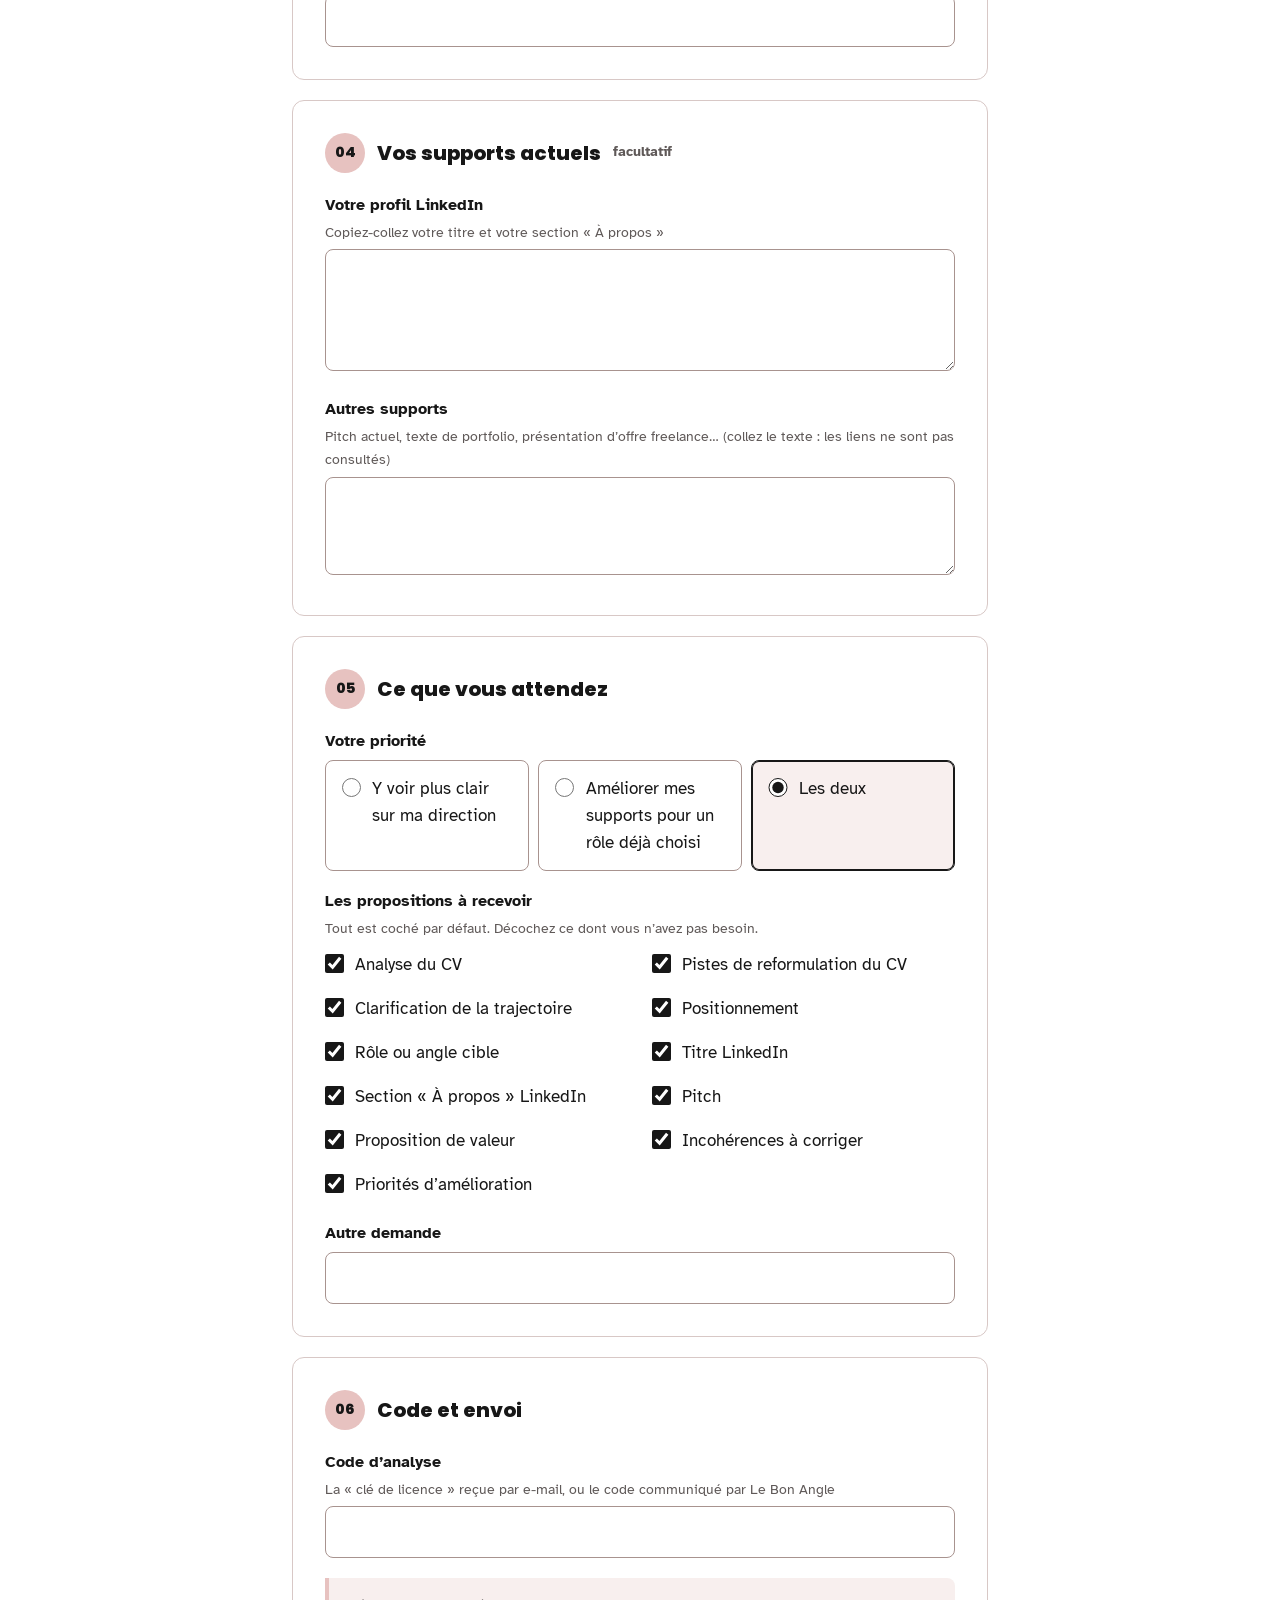
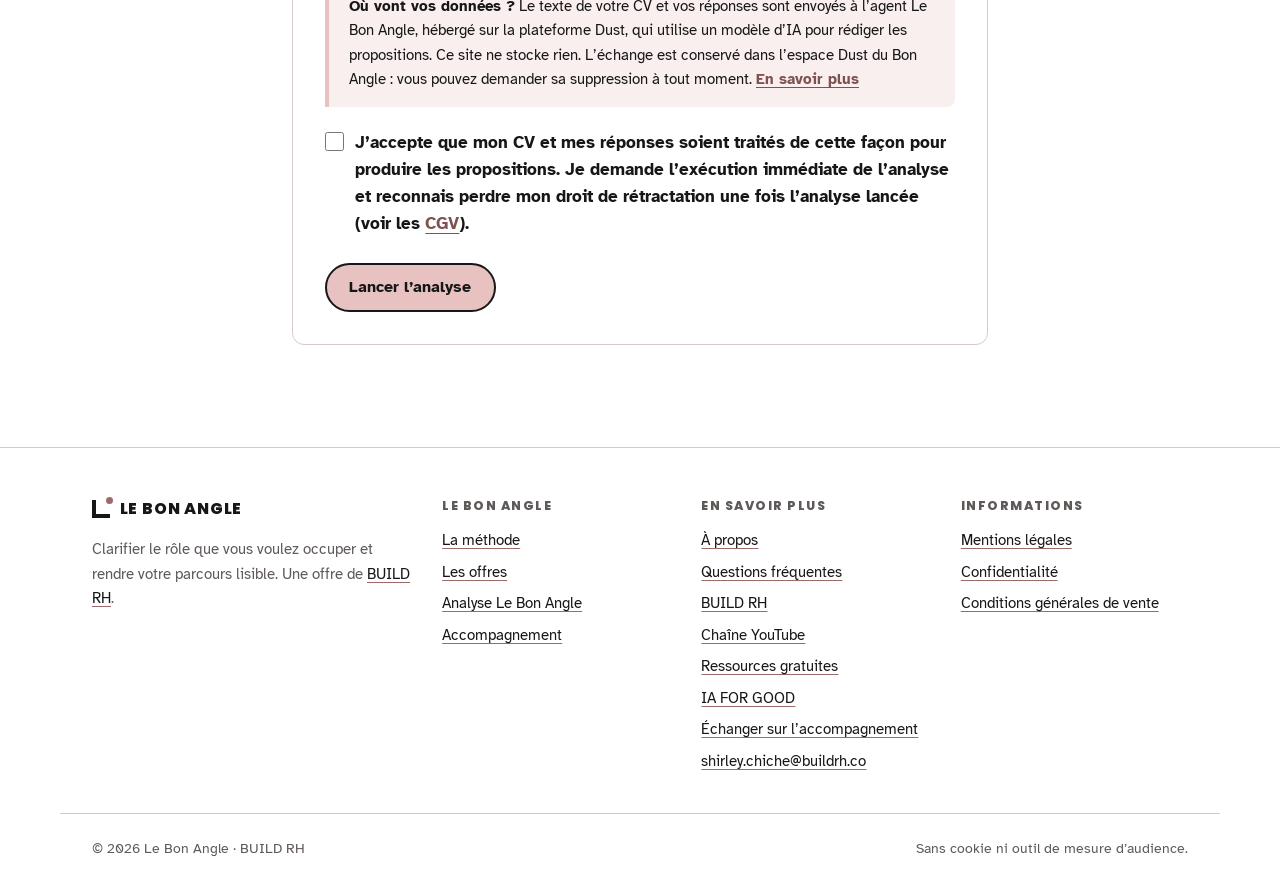
<file: atelier.html>
<!doctype html>
<html lang="fr" class="no-js">
<head>
  <meta charset="utf-8">
  <script>document.documentElement.className="js";</script>
  <meta name="viewport" content="width=device-width, initial-scale=1">
  <title>Analyse Le Bon Angle — Analyse de CV et de parcours Tech augmentée par l’IA</title>
  <meta name="description" content="Déposez votre CV, dites ce que vous visez : recevez en quelques minutes une analyse de parcours, un rôle cible proposé, un titre et un « À propos » LinkedIn, un pitch et vos priorités. 5 € TTC.">
  <meta name="theme-color" content="#F8EFEE">
  <link rel="canonical" href="https://almosnishirley.github.io/le-bon-angle/atelier.html">
  <meta property="og:type" content="website">
  <meta property="og:locale" content="fr_FR">
  <meta property="og:site_name" content="Le Bon Angle">
  <meta property="og:title" content="Analyse Le Bon Angle — Analyse de CV et de parcours Tech augmentée par l’IA">
  <meta property="og:description" content="Déposez votre CV, dites ce que vous visez : recevez en quelques minutes une analyse de parcours, un rôle cible proposé, un titre et un « À propos » LinkedIn, un pitch et vos priorités. 5 € TTC.">
  <meta property="og:url" content="https://almosnishirley.github.io/le-bon-angle/atelier.html">
  <meta property="og:image" content="https://almosnishirley.github.io/le-bon-angle/assets/images/og-image.png">
  <meta property="og:image:width" content="1200">
  <meta property="og:image:height" content="630">
  <meta property="og:image:alt" content="Le Bon Angle — Construire une trajectoire professionnelle qui tient dans la réalité">
  <meta name="twitter:card" content="summary_large_image">
  <link rel="icon" href="favicon.svg" type="image/svg+xml">
  <link rel="preload" href="assets/fonts/poppins-latin-800-normal.woff2" as="font" type="font/woff2" crossorigin>
  <link rel="preload" href="assets/fonts/atkinson-hyperlegible-latin-400-normal.woff2" as="font" type="font/woff2" crossorigin>
  <link rel="stylesheet" href="assets/css/style.css?v=41">
  <script src="assets/js/config.js?v=40" defer></script>
  <script src="assets/js/main.js?v=40" defer></script>
  <script src="assets/vendor/pdf.min.js" defer></script>
  <script src="assets/vendor/mammoth.browser.min.js" defer></script>
  <script src="assets/vendor/marked.min.js" defer></script>
  <script src="assets/vendor/purify.min.js" defer></script>
  <script src="assets/js/atelier.js?v=41" defer></script>
</head>
<body>
  <a class="skip-link" href="#contenu">Aller au contenu</a>

  <header class="site-header">
    <div class="container header-inner">
      <a class="logo" href="index.html" aria-label="Le Bon Angle, accueil">
        <span class="logo-mark" aria-hidden="true"></span>
        <span class="logo-text">LE BON ANGLE</span>
      </a>
      <nav id="main-nav" class="main-nav" aria-label="Navigation principale">
        <ul>
          <li><a href="methode.html">La méthode</a></li>
          <li><a href="offres.html">Les offres</a></li>
          <li><a href="a-propos.html">À propos</a></li>
          <li><a href="faq.html">FAQ</a></li>
        </ul>
      </nav>
      <a class="btn btn-primary btn-sm header-cta" href="atelier.html" aria-current="page"><span class="long">Faire analyser mon parcours</span><span class="short">Analyser</span></a>
      <button class="menu-toggle" type="button" aria-expanded="false" aria-controls="main-nav">
        <span class="menu-toggle-bars" aria-hidden="true"></span>
        <span class="menu-toggle-label">Menu</span>
      </button>
    </div>
  </header>

  <main id="contenu">

    <!-- ============================ VENTE ============================ -->
    <section class="page-hero" aria-labelledby="page-title">
      <div class="container analysis-block">
        <div>
          <p class="eyebrow">Analyse automatisée</p>
          <h1 id="page-title">L’Analyse <em>Le Bon Angle</em></h1>
          <p class="lead">Une première lecture structurée de votre parcours pour clarifier votre direction et identifier les corrections prioritaires.</p>
          <p class="hero-target">Vous déposez votre CV et répondez à quelques questions. Un agent d’IA configuré selon la méthode Le Bon Angle rédige vos propositions, en quelques minutes.</p>
        </div>
        <aside class="buy-card frame" aria-label="Prix de l'analyse">
          <div class="price">
            <span class="tag tag-ia">Analyse automatisée</span>
            <div class="price-main"><span data-prix="analyse">5&nbsp;€</span><small>TTC</small></div>
          </div>
          <dl class="facts">
            <div><dt>Délai</dt><dd>1 à 3 minutes en général</dd></div>
            <div><dt>Format</dt><dd>En ligne, automatisé</dd></div>
            <div><dt>Paiement</dt><dd>Sécurisé, via Payhip</dd></div>
          </dl>
          <a class="btn btn-primary" href="#commencer">Faire analyser mon parcours</a>
          <a class="arrow-link secondary-link" href="assets/exemples/exemple-analyse-le-bon-angle.pdf" target="_blank" rel="noopener">Voir un exemple d’analyse (PDF)</a>
          <a class="arrow-link secondary-link" href="accompagnement.html">Voir les accompagnements humains</a>
        </aside>
      </div>
    </section>

    <section class="section" aria-labelledby="s-what">
      <div class="container">
        <div class="split">
          <div>
            <p class="eyebrow">Vous fournissez</p>
            <h2 id="s-what">Ce qu’il vous faut</h2>
            <ul class="checklist">
              <li>Votre CV (PDF, Word .docx ou texte)</li>
              <li>Votre situation actuelle</li>
              <li>Ce que vous visez, même si c’est encore flou</li>
              <li>Ce que vous voulez changer</li>
              <li>Les rôles que vous envisagez</li>
              <li>Vos supports actuels, comme votre profil LinkedIn (facultatif)</li>
            </ul>
            <p class="muted small">Prévoyez le temps de relire votre CV et de répondre aux questions. Plus vos réponses sont précises, plus l’analyse l’est.</p>
          </div>
          <div>
            <p class="eyebrow">Vous recevez</p>
            <h2>Votre analyse, en détail</h2>
            <ul class="checklist">
              <li><strong>Une synthèse de votre parcours.</strong> Comment il se lit aujourd’hui, en quelques lignes.</li>
              <li><strong>L’analyse de votre CV.</strong> Ce qui ressort, ce qui est sous-exploité, ce qui brouille la lecture.</li>
              <li><strong>La clarification de votre trajectoire.</strong> Les directions cohérentes avec votre parcours et vos envies.</li>
              <li><strong>Des pistes de reformulation de votre CV.</strong> Une proposition de structure et des recommandations pour l’aligner avec l’angle identifié.</li>
              <li><strong>Un positionnement.</strong> Comment vous présenter&nbsp;: ce que vous faites, pour qui, avec quelle valeur.</li>
              <li><strong>Un rôle ou un angle cible.</strong> Avec les intitulés de poste à rechercher.</li>
              <li><strong>Un titre LinkedIn.</strong> Prêt à copier, centré sur la cible plutôt que sur une liste d’outils.</li>
              <li><strong>Une section «&nbsp;À propos&nbsp;» LinkedIn.</strong> Rédigée, à relire et à adapter.</li>
              <li><strong>Un pitch de 30 secondes à 1 minute.</strong> Pour un entretien, un événement, un premier appel.</li>
              <li><strong>Une proposition de valeur en une phrase.</strong> Ce que vous apportez, dit simplement.</li>
              <li><strong>Les incohérences à corriger.</strong> Ce qui, dans vos supports, contredit la cible ou se contredit.</li>
              <li><strong>Vos priorités d’amélioration, dans l’ordre.</strong> Par quoi commencer.</li>
            </ul>
            <p class="muted small">Tout est livré par écrit, en une seule fois, à copier, télécharger ou imprimer. Ce sont des propositions rédigées par l’IA&nbsp;: une base de travail, pas un CV final mis en page.</p>
          </div>
        </div>
      </div>
    </section>

    <!-- ========================== RETOURS UTILISATEURS ========================== -->
    <section class="section" id="retours" aria-labelledby="retours-title">
      <div class="container">
        <header class="section-head">
          <p class="eyebrow">Retours utilisateurs</p>
          <h2 id="retours-title">Ce qu’en disent les premières personnes qui l’ont essayée</h2>
          <p class="muted small">Messages reçus après une Analyse Le Bon Angle, reproduits avec l’accord de leurs auteurs et anonymisés.</p>
        </header>
        <div class="grid grid-3 grid-gap-lg">
          <figure class="card testimonial">
            <blockquote>
              <p>Oui, j’ai trouvé l’analyse intéressante&nbsp;! Elle m’a permis d’identifier quelques points faibles de mon CV, notamment sur la manière de valoriser mon parcours et mon positionnement exécutif.</p>
              <p>Je m’en suis ensuite servie comme point de départ pour retravailler mon CV […]. En revisitant mes 25&nbsp;ans de carrière, j’ai retrouvé plein de réalisations que j’avais presque oubliées. J’ai ensuite soumis la nouvelle version à ta plateforme et j’ai trouvé intéressant de voir l’évolution de l’analyse et les pistes d’amélioration restantes.</p>
              <p>Donc oui, un regard extérieur utile pour prendre du recul et challenger la façon dont on présente son parcours&nbsp;!</p>
            </blockquote>
            <figcaption>Utilisatrice de l’Analyse, 25&nbsp;ans d’expérience</figcaption>
          </figure>
          <figure class="card testimonial">
            <blockquote>
              <p>Oui… des choses que je savais déjà plus ou moins sans oser me les avouer, mais l’analyse est plutôt fine et rassurante… Reste à mettre en pratique&nbsp;!</p>
            </blockquote>
            <figcaption>Utilisateur·rice de l’Analyse</figcaption>
          </figure>
          <figure class="card testimonial">
            <blockquote>
              <p>Super outil, très clair et bien structuré dès l’onboarding (accès simple, code/clé facile à prendre en main, export PDF pratique).</p>
              <p>Ce qui m’a particulièrement marqué, c’est la détection des incohérences entre mon CV et ma bio LinkedIn, ainsi que les requêtes de recherche (avec OR et AND) qui m’ont permis de repérer des offres passées sous mon radar sur LinkedIn et Google.</p>
              <p>L’analyse met bien en lumière les points d’amélioration concrets — comme l’ajout de chiffres et de preuves d’impact — tout en gardant un cadre structuré.</p>
              <p>À noter côté vigilance&nbsp;: comme sur tout LLM, il faut garder du recul sur certaines reformulations ou fusions de missions et savoir quand s’arrêter d’itérer.</p>
            </blockquote>
            <figcaption>Thomas, dev freelance</figcaption>
          </figure>
        </div>
      </div>
    </section>

    <section class="section section-alt section-border" aria-labelledby="s-scope">
      <div class="container">
        <header class="section-head">
          <p class="eyebrow">En toute transparence</p>
          <h2 id="s-scope">Ce que l’analyse est, et ce qu’elle n’est pas</h2>
        </header>
        <div class="grid grid-3 grid-gap-lg">
          <div class="card">
            <h3>Ce qui est automatisé</h3>
            <p>Toute l’analyse. Elle est rédigée par un agent d’IA configuré selon la méthode Le Bon Angle. Personne ne la relit avant vous.</p>
            <p>C’est une base de travail&nbsp;: gardez ce qui sonne juste, corrigez le reste. Elle peut contenir des imprécisions.</p>
          </div>
          <div class="card">
            <h3>Ce qui n’est pas inclus</h3>
            <ul class="minuslist">
              <li>Aucun regard humain&nbsp;: l’analyse est entièrement automatisée</li>
              <li>Aucune garantie de recrutement</li>
              <li>Aucune candidature réalisée à votre place</li>
            </ul>
          </div>
          <div class="card" id="confidentialite-analyse">
            <h3>Vos données</h3>
            <ul class="checklist small">
              <li>Votre fichier est lu dans votre navigateur. Il n’est pas envoyé tel quel.</li>
              <li>Seuls le texte extrait, que vous relisez, et vos réponses sont transmis, après votre accord.</li>
              <li>E-mail et téléphone masqués par défaut.</li>
              <li>Ce site ne stocke rien. L’échange est conservé dans l’espace Dust du Bon Angle&nbsp;: vous pouvez demander sa suppression.</li>
            </ul>
            <a class="text-link small" href="confidentialite.html#atelier">Politique de confidentialité</a>
          </div>
        </div>
        <div class="note-box sage section-foot">
          <p><strong>L’analyse propose une première direction. Elle ne remplace pas un regard humain sur votre trajectoire.</strong></p>
          <p><strong>Et après&nbsp;?</strong> Vous ne savez pas quoi faire des résultats&nbsp;? La séance <a class="text-link" href="accompagnement.html#se-situer">Se situer</a> (<span data-prix="situer">129&nbsp;€</span>) met l’analyse en perspective avec votre parcours. Pour construire une direction et un plan, voyez <a class="text-link" href="accompagnement.html#construire">Construire</a>&nbsp;; pour passer à l’action avec un cadre, <a class="text-link" href="accompagnement.html#deployer">Déployer</a>.</p>
        </div>
      </div>
    </section>

    <!-- ======================= ANALYSE FERMÉE ======================= -->
    <section class="section" id="atelier-closed" hidden aria-labelledby="closed-title">
      <div class="container container-narrow">
        <div class="card">
          <h2 id="closed-title">L’analyse n’est pas encore ouverte.</h2>
          <p>En attendant, vous pouvez échanger avec Shirley pour vérifier si un accompagnement humain est adapté à votre situation.</p>
          <a class="btn btn-primary" href="https://calendly.com/shirley-chiche-buildrh/call-decouverte" data-rdv>Échanger sur l’accompagnement</a>
          <p class="micro">Un échange de 15 minutes pour vérifier si un accompagnement humain est adapté à votre situation. Ce rendez-vous ne constitue pas une séance de coaching.</p>
        </div>
      </div>
    </section>

    <!-- ========================= FORMULAIRE ========================= -->
    <section class="section" id="atelier-app" aria-labelledby="commencer">
      <div class="container container-narrow">
        <header class="section-head">
          <p class="eyebrow">C’est parti</p>
          <h2 id="commencer" tabindex="-1">Lancer votre analyse</h2>
          <p>Six étapes. Seules les étapes 1 et 6 sont obligatoires, mais chaque réponse rend l’analyse plus juste.</p>
        </header>

        <div class="buy-box" id="buy-box" hidden>
          <p><strong>Pas encore de code d’analyse&nbsp;?</strong> <span data-prix="analyse">5&nbsp;€</span> TTC pour une analyse.</p>
          <a class="btn btn-primary" href="#" data-paiement-analyse>Acheter mon analyse — <span data-prix="analyse">5&nbsp;€</span><span class="visually-hidden"> (nouvel onglet)</span></a>
          <p class="small">Paiement sécurisé via Payhip. Le code (appelé «&nbsp;clé de licence&nbsp;») arrive par e-mail juste après l’achat. Gardez cette page ouverte et remplissez le formulaire en attendant. <a class="text-link" href="cgv.html">Conditions générales de vente</a>.</p>
        </div>

        <form id="atelier-form" class="app-steps" novalidate>

          <!-- 1. CV -->
          <fieldset class="a-step">
            <legend><span class="n" aria-hidden="true">01</span> Votre CV</legend>
            <div class="dropzone" id="dropzone">
              <label for="cv-file" class="dropzone-label">
                <span><strong>Choisir un fichier</strong> ou le glisser ici</span>
                <span class="hint">PDF, Word (.docx) ou texte · lu dans votre navigateur, jamais envoyé tel quel</span>
              </label>
              <input type="file" id="cv-file" accept=".pdf,.docx,.txt,.md,application/pdf,application/vnd.openxmlformats-officedocument.wordprocessingml.document,text/plain">
            </div>
            <p class="file-status" id="file-status" role="status" aria-live="polite"></p>

            <div class="field">
              <label class="field-label" for="cv-text">Texte du CV <span class="hint">Rempli automatiquement depuis le fichier, modifiable. Vous pouvez aussi le coller directement.</span></label>
              <textarea id="cv-text" name="cv" rows="9" required aria-describedby="cv-count"></textarea>
              <p class="hint" id="cv-count" aria-live="polite"></p>
            </div>
            <label class="check">
              <input type="checkbox" id="redact" checked>
              <span>Masquer automatiquement mon e-mail et mon numéro de téléphone avant l’envoi</span>
            </label>
          </fieldset>

          <!-- 2. Situation -->
          <fieldset class="a-step">
            <legend><span class="n" aria-hidden="true">02</span> Votre situation <span class="optional">facultatif</span></legend>
            <div class="field">
              <label class="field-label" for="situation">Aujourd’hui, vous êtes…</label>
              <select id="situation">
                <option value="">Choisir</option>
                <option value="poste">En poste, et je veux évoluer</option>
                <option value="poste-partir">En poste, et je veux partir</option>
                <option value="recherche">En recherche d’emploi</option>
                <option value="transition">En transition ou en reconversion</option>
                <option value="freelance">Freelance ou consultant·e</option>
                <option value="autre">Autre situation</option>
              </select>
            </div>
            <div class="field">
              <label class="field-label" for="situation-detail">En deux ou trois phrases, ce qui se passe pour vous <span class="hint">Ex. «&nbsp;Je suis lead dev depuis 4 ans, je fais de plus en plus de produit et je ne sais plus comment me présenter.&nbsp;»</span></label>
              <textarea id="situation-detail" rows="3"></textarea>
            </div>
          </fieldset>

          <!-- 3. Cible -->
          <fieldset class="a-step">
            <legend><span class="n" aria-hidden="true">03</span> Ce que vous visez <span class="optional">facultatif</span></legend>
            <div class="field-row">
              <div class="field">
                <label class="field-label" for="trajectoire">Trajectoire envisagée <span class="hint">La plus proche de votre projet</span></label>
                <select id="trajectoire">
                  <option value="">Je ne sais pas encore</option>
                  <option>Évolution dans mon métier actuel</option>
                  <option>Changement de rôle dans la Tech</option>
                  <option>Même rôle, dans une autre organisation</option>
                  <option>Freelance ou conseil</option>
                  <option>Projet entrepreneurial</option>
                  <option>Changement de métier</option>
                </select>
              </div>
              <div class="field">
                <label class="field-label" for="role">Le rôle que vous visez <span class="hint">Même approximatif</span></label>
                <input type="text" id="role" autocomplete="off">
              </div>
            </div>
            <div class="field">
              <label class="field-label" for="roles">Les rôles ou intitulés que vous envisagez <span class="hint">Listez-les, même si vous hésitez entre plusieurs</span></label>
              <textarea id="roles" rows="2"></textarea>
            </div>
            <div class="field">
              <label class="field-label" for="change">Ce que vous voulez changer, ou ce qui ne vous convient plus</label>
              <textarea id="change" rows="3"></textarea>
            </div>
            <div class="field-row">
              <div class="field">
                <label class="field-label" for="mode-travail">Mode de travail souhaité <span class="hint">Si vous avez une préférence</span></label>
                <select id="mode-travail">
                  <option value="">Pas de préférence</option>
                  <option>Sur site</option>
                  <option>Hybride</option>
                  <option>Full remote</option>
                </select>
              </div>
              <div class="field">
                <label class="field-label" for="zone">Zone géographique <span class="hint">Ex. Lyon, Île-de-France, Europe…</span></label>
                <input type="text" id="zone" autocomplete="off">
              </div>
            </div>
            <div class="field">
              <label class="field-label" for="langues">Langues parlées <span class="hint">Avec votre niveau, ex. «&nbsp;Anglais courant, espagnol intermédiaire&nbsp;»</span></label>
              <input type="text" id="langues" autocomplete="off">
            </div>
          </fieldset>

          <!-- 4. Supports -->
          <fieldset class="a-step">
            <legend><span class="n" aria-hidden="true">04</span> Vos supports actuels <span class="optional">facultatif</span></legend>
            <div class="field">
              <label class="field-label" for="linkedin">Votre profil LinkedIn <span class="hint">Copiez-collez votre titre et votre section «&nbsp;À propos&nbsp;»</span></label>
              <textarea id="linkedin" rows="4"></textarea>
            </div>
            <div class="field">
              <label class="field-label" for="autres-supports">Autres supports <span class="hint">Pitch actuel, texte de portfolio, présentation d’offre freelance… (collez le texte&nbsp;: les liens ne sont pas consultés)</span></label>
              <textarea id="autres-supports" rows="3"></textarea>
            </div>
          </fieldset>

          <!-- 5. Résultat attendu -->
          <fieldset class="a-step">
            <legend><span class="n" aria-hidden="true">05</span> Ce que vous attendez</legend>
            <fieldset class="field">
              <legend class="field-label">Votre priorité</legend>
              <div class="choice-cards">
                <label class="check"><input type="radio" name="attente" value="Y voir plus clair sur ma direction : je ne sais pas encore quel rôle viser."><span>Y voir plus clair sur ma direction</span></label>
                <label class="check"><input type="radio" name="attente" value="Améliorer mes supports pour un rôle que j'ai déjà choisi."><span>Améliorer mes supports pour un rôle déjà choisi</span></label>
                <label class="check"><input type="radio" name="attente" value="Les deux : clarifier ma direction puis aligner mes supports." checked><span>Les deux</span></label>
              </div>
            </fieldset>
            <fieldset class="field">
              <legend class="field-label">Les propositions à recevoir <span class="hint">Tout est coché par défaut. Décochez ce dont vous n’avez pas besoin.</span></legend>
              <div class="checks cols-2" id="deliverables">
                <label class="check"><input type="checkbox" value="Une analyse de mon CV : signaux forts, points faibles, ce qui brouille la lecture" checked><span>Analyse du CV</span></label>
                <label class="check"><input type="checkbox" value="Des pistes concrètes pour reformuler mon CV et l'aligner avec l'angle identifié : structure proposée, formulations, éléments à mettre en avant" checked><span>Pistes de reformulation du CV</span></label>
                <label class="check"><input type="checkbox" value="Une clarification de ma trajectoire : les directions cohérentes avec mon parcours" checked><span>Clarification de la trajectoire</span></label>
                <label class="check"><input type="checkbox" value="Une proposition de positionnement" checked><span>Positionnement</span></label>
                <label class="check"><input type="checkbox" value="Une proposition de rôle ou d'angle cible, avec les intitulés à rechercher" checked><span>Rôle ou angle cible</span></label>
                <label class="check"><input type="checkbox" value="Un nouveau titre LinkedIn" checked><span>Titre LinkedIn</span></label>
                <label class="check"><input type="checkbox" value="Une nouvelle section « À propos » LinkedIn" checked><span>Section «&nbsp;À propos&nbsp;» LinkedIn</span></label>
                <label class="check"><input type="checkbox" value="Un pitch de présentation de 30 secondes à 1 minute" checked><span>Pitch</span></label>
                <label class="check"><input type="checkbox" value="Une proposition de valeur en une phrase" checked><span>Proposition de valeur</span></label>
                <label class="check"><input type="checkbox" value="Les incohérences à corriger dans la présentation de mon parcours" checked><span>Incohérences à corriger</span></label>
                <label class="check"><input type="checkbox" value="Les priorités d'amélioration, dans l'ordre" checked><span>Priorités d’amélioration</span></label>
              </div>
            </fieldset>
            <div class="field">
              <label class="field-label" for="other">Autre demande</label>
              <input type="text" id="other" autocomplete="off">
            </div>
          </fieldset>

          <!-- 6. Envoi -->
          <fieldset class="a-step">
            <legend><span class="n" aria-hidden="true">06</span> Code et envoi</legend>
            <div class="field" id="access-wrap">
              <label class="field-label" for="access">Code d’analyse <span class="hint">La «&nbsp;clé de licence&nbsp;» reçue par e-mail, ou le code communiqué par Le Bon Angle</span></label>
              <input type="text" id="access" autocomplete="off" spellcheck="false" autocapitalize="characters">
            </div>

            <div class="privacy-box">
              <p><strong>Où vont vos données&nbsp;?</strong> Le texte de votre CV et vos réponses sont envoyés à l’agent Le Bon Angle, hébergé sur la plateforme Dust, qui utilise un modèle d’IA pour rédiger les propositions. Ce site ne stocke rien. L’échange est conservé dans l’espace Dust du Bon Angle&nbsp;: vous pouvez demander sa suppression à tout moment. <a class="text-link" href="confidentialite.html#atelier">En savoir plus</a></p>
            </div>

            <label class="check check-consent">
              <input type="checkbox" id="consent" required>
              <span>J’accepte que mon CV et mes réponses soient traités de cette façon pour produire les propositions. Je demande l’exécution immédiate de l’analyse et reconnais perdre mon droit de rétractation une fois l’analyse lancée (voir les <a class="text-link" href="cgv.html">CGV</a>).</span>
            </label>

            <p class="form-error" id="form-error" role="alert"></p>
            <div class="note-box service-full" id="service-full" hidden tabindex="-1">
              <p><strong>Victime de son succès&nbsp;: les analyses sont momentanément suspendues.</strong></p>
              <p>Le service d’analyse a atteint sa capacité pour le moment. <strong>Votre code n’a pas été utilisé</strong>&nbsp;: gardez-le et réessayez dans quelques jours, il restera valable.</p>
              <p>Vous préférez en parler directement&nbsp;? <a class="text-link" href="https://calendly.com/shirley-chiche-buildrh/call-decouverte" data-rdv>Échanger sur l’accompagnement</a></p>
            </div>
            <button type="submit" class="btn btn-primary" id="submit-btn">Lancer l’analyse</button>
          </fieldset>
        </form>

        <div class="card progress" id="progress" hidden tabindex="-1">
          <span class="spinner" aria-hidden="true"></span>
          <p id="progress-text" role="status" aria-live="polite">Analyse en cours…</p>
          <p class="hint">Cela prend en général une à trois minutes. Gardez cette page ouverte.</p>
        </div>
      </div>
    </section>

    <!-- ========================== RÉSULTAT ========================== -->
    <section class="section" id="result" hidden aria-labelledby="result-title" tabindex="-1">
      <div class="container container-narrow">
        <!-- En-tête visible uniquement dans le PDF -->
        <div class="print-only print-header">
          <div class="print-brands">
            <span class="logo"><span class="logo-mark" aria-hidden="true"></span><span class="logo-text">LE BON ANGLE</span></span>
            <img class="print-buildrh" src="assets/images/logo-buildrh.svg" alt="BUILD RH" width="160" height="50">
          </div>
          <p class="print-kicker">Analyse de parcours</p>
          <p class="print-title">Votre analyse Le Bon Angle</p>
          <p class="print-date">Établie le <span id="print-date"></span></p>
        </div>
        <div class="result-head">
          <div>
            <p class="eyebrow">Votre analyse</p>
            <h2 id="result-title">Vos propositions, à retravailler.</h2>
            <p>Cette analyse est une <strong>base de travail</strong>, pas un verdict. Gardez ce qui sonne juste, corrigez ce qui ne vous ressemble pas.</p>
          </div>
          <div class="result-actions">
            <button type="button" class="btn btn-primary" id="print-btn">Télécharger en PDF</button>
            <button type="button" class="btn btn-secondary" id="copy-btn">Copier le texte</button>
            <button type="button" class="btn btn-secondary" id="download-btn">Texte brut (.md)</button>
          </div>
          <p class="hint" id="copy-status" role="status" aria-live="polite"></p>
          <p class="remaining" id="remaining" hidden></p>
        </div>

        <div class="card result-summary">
          <div>
            <p class="list-title">Votre demande</p>
            <dl>
              <dt>Rôle visé</dt><dd id="sum-role"></dd>
              <dt>Trajectoire</dt><dd id="sum-traj"></dd>
              <dt>Priorité</dt><dd id="sum-attente"></dd>
            </dl>
          </div>
          <nav id="toc-wrap" aria-label="Sommaire de l'analyse">
            <p class="list-title">Sommaire</p>
            <ol class="toc" id="toc"></ol>
          </nav>
        </div>

        <div class="result-body" id="result-body"></div>

        <div class="next-steps">
          <article class="card">
            <span class="tag tag-human">Vous ne savez pas quoi en faire</span>
            <h3>Mettre l’analyse en perspective avec votre parcours.</h3>
            <p>Séance Se situer&nbsp;: une lecture humaine de votre analyse, vos points d’appui et de vigilance, et trois actions concrètes pour la suite. Questionnaire préparatoire, 1 h 15, synthèse d’une page.</p>
            <a class="btn btn-primary" href="https://calendly.com/shirley-chiche-buildrh/call-decouverte" data-offre-lien="situer">Réserver un échange — <span data-prix="situer">129&nbsp;€</span></a>
          </article>
          <article class="card">
            <span class="tag tag-human">Vous voulez une direction</span>
            <h3>Construire une trajectoire réaliste, étape par étape.</h3>
            <p>Construire&nbsp;: cible prioritaire, compétences à développer, expériences à tester et feuille de route sur 90 jours. Trois séances.</p>
            <a class="btn btn-secondary" href="accompagnement.html#construire">Découvrir Construire — <span data-prix="construire">390&nbsp;€</span></a>
          </article>
        </div>

        <div class="note-box sage recontact" data-cfg-if="EMAIL" hidden>
          <p><strong>Vous préférez que Shirley vous recontacte&nbsp;?</strong> Un e-mail déjà rédigé s’ouvre&nbsp;: vous n’avez plus qu’à l’envoyer, en ajoutant si vous le souhaitez ce que vous retenez de votre analyse.</p>
          <a class="btn btn-secondary" href="#" data-contact-analyse>Je souhaite être recontacté·e</a>
        </div>

        <!-- Fin du PDF : suites possibles et mentions -->
        <div class="print-only print-next">
          <p class="print-next-title">Pour aller plus loin, avec Shirley</p>
          <p><strong>Vous ne savez pas quoi faire de ces résultats&nbsp;?</strong> Se situer, <span data-prix="situer">129&nbsp;€</span> TTC&nbsp;: une séance de 1 h 15 pour mettre l’analyse en perspective et repartir avec trois actions concrètes.</p>
          <p><strong>Vous avez besoin d’une direction et d’un plan&nbsp;?</strong> Construire, <span data-prix="construire">390&nbsp;€</span> TTC&nbsp;: trois séances et une feuille de route sur 90 jours.</p>
          <p><strong>Vous savez où aller&nbsp;?</strong> Déployer, <span data-prix="deployer">690&nbsp;€</span> TTC&nbsp;: six séances pour passer à l’action.</p>
          <p class="print-url">almosnishirley.github.io/le-bon-angle/offres.html</p>
          <p data-cfg-if="EMAIL" hidden>Pour être recontacté·e par Shirley&nbsp;: <strong data-cfg-text="EMAIL"></strong></p>
        </div>
        <p class="print-only print-disclaimer">Analyse rédigée par un agent d’IA configuré selon la méthode Le Bon Angle. C’est une base de travail, à relire et à adapter&nbsp;: elle peut contenir des imprécisions et ne remplace pas un arbitrage humain. Aucune garantie de recrutement. Le Bon Angle est une offre de BUILD RH.</p>

        <div class="privacy-box">
          <p><strong>Confidentialité.</strong> Ce site n’a rien conservé&nbsp;: si vous fermez cette page, l’analyse disparaît de votre écran. Copiez-la ou téléchargez-la. L’échange reste dans l’espace Dust du Bon Angle, et vous pouvez demander sa suppression à tout moment. <a class="text-link" href="confidentialite.html#atelier">Politique de confidentialité</a> · <a class="text-link" href="cgv.html">CGV</a></p>
        </div>
        <p style="margin-top:1.5rem"><button type="button" class="btn btn-secondary btn-sm" id="restart-btn">Lancer une autre analyse</button></p>
      </div>
    </section>
  </main>

  <footer class="site-footer">
    <div class="container footer-grid">
      <div>
        <a class="logo" href="index.html" aria-label="Le Bon Angle, accueil"><span class="logo-mark" aria-hidden="true"></span><span class="logo-text">LE BON ANGLE</span></a>
        <p class="footer-tagline">Clarifier le rôle que vous voulez occuper et rendre votre parcours lisible. Une offre de <a href="https://build-rh.io" data-cfg-href="LIEN_BUILDRH">BUILD RH</a>.</p>
      </div>
      <div>
        <p class="footer-title">Le Bon Angle</p>
        <ul class="footer-links">
          <li><a href="methode.html">La méthode</a></li>
          <li><a href="offres.html">Les offres</a></li>
          <li><a href="atelier.html">Analyse Le Bon Angle</a></li>
          <li><a href="accompagnement.html">Accompagnement</a></li>
        </ul>
      </div>
      <div>
        <p class="footer-title">En savoir plus</p>
        <ul class="footer-links">
          <li><a href="a-propos.html">À propos</a></li>
          <li><a href="faq.html">Questions fréquentes</a></li>
          <li><a href="https://build-rh.io" data-cfg-href="LIEN_BUILDRH">BUILD RH</a></li>
          <li><a href="https://www.youtube.com/@TDArHH" data-cfg-href="LIEN_YOUTUBE">Chaîne YouTube</a></li>
          <li><a href="https://almosnishirley.github.io/bibliotheque-ressources/" data-cfg-href="LIEN_RESSOURCES">Ressources gratuites</a></li>
          <li><a href="https://aiforgood.page/" data-cfg-href="LIEN_IAFORGOOD">IA FOR GOOD</a></li>
          <li><a href="https://calendly.com/shirley-chiche-buildrh/call-decouverte" data-rdv>Échanger sur l’accompagnement</a></li>
          <li hidden data-cfg-if="LIEN_LINKEDIN"><a href="#" data-cfg-href="LIEN_LINKEDIN">LinkedIn</a></li>
          <li hidden data-cfg-if="EMAIL"><a href="#" data-cfg-href="EMAIL"><span data-cfg-text="EMAIL"></span></a></li>
        </ul>
      </div>
      <div>
        <p class="footer-title">Informations</p>
        <ul class="footer-links">
          <li><a href="mentions-legales.html">Mentions légales</a></li>
          <li><a href="confidentialite.html">Confidentialité</a></li>
          <li><a href="cgv.html">Conditions générales de vente</a></li>
        </ul>
      </div>
    </div>
    <div class="container footer-bottom">
      <p>© <span data-year>2026</span> Le Bon Angle · BUILD RH</p>
      <p>Sans cookie ni outil de mesure d’audience.</p>
    </div>
  </footer>
</body>
</html>
</file>
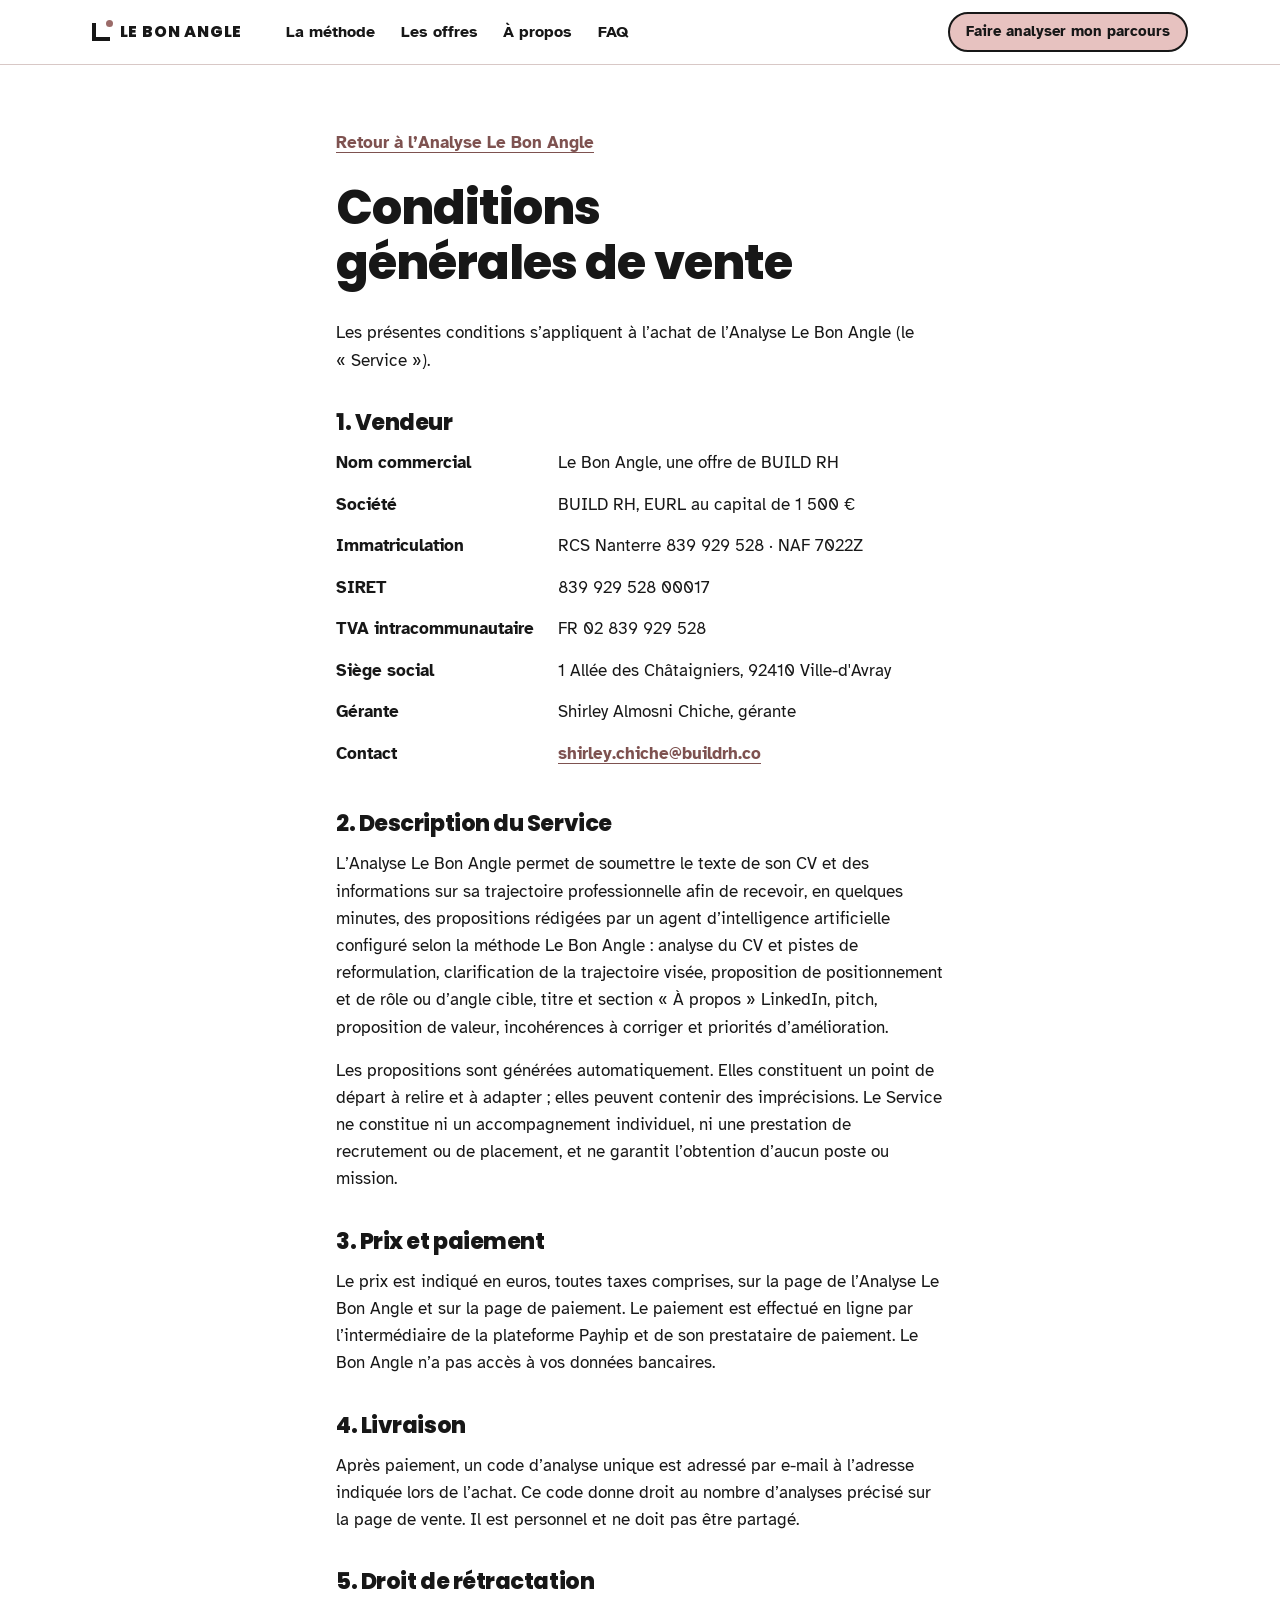
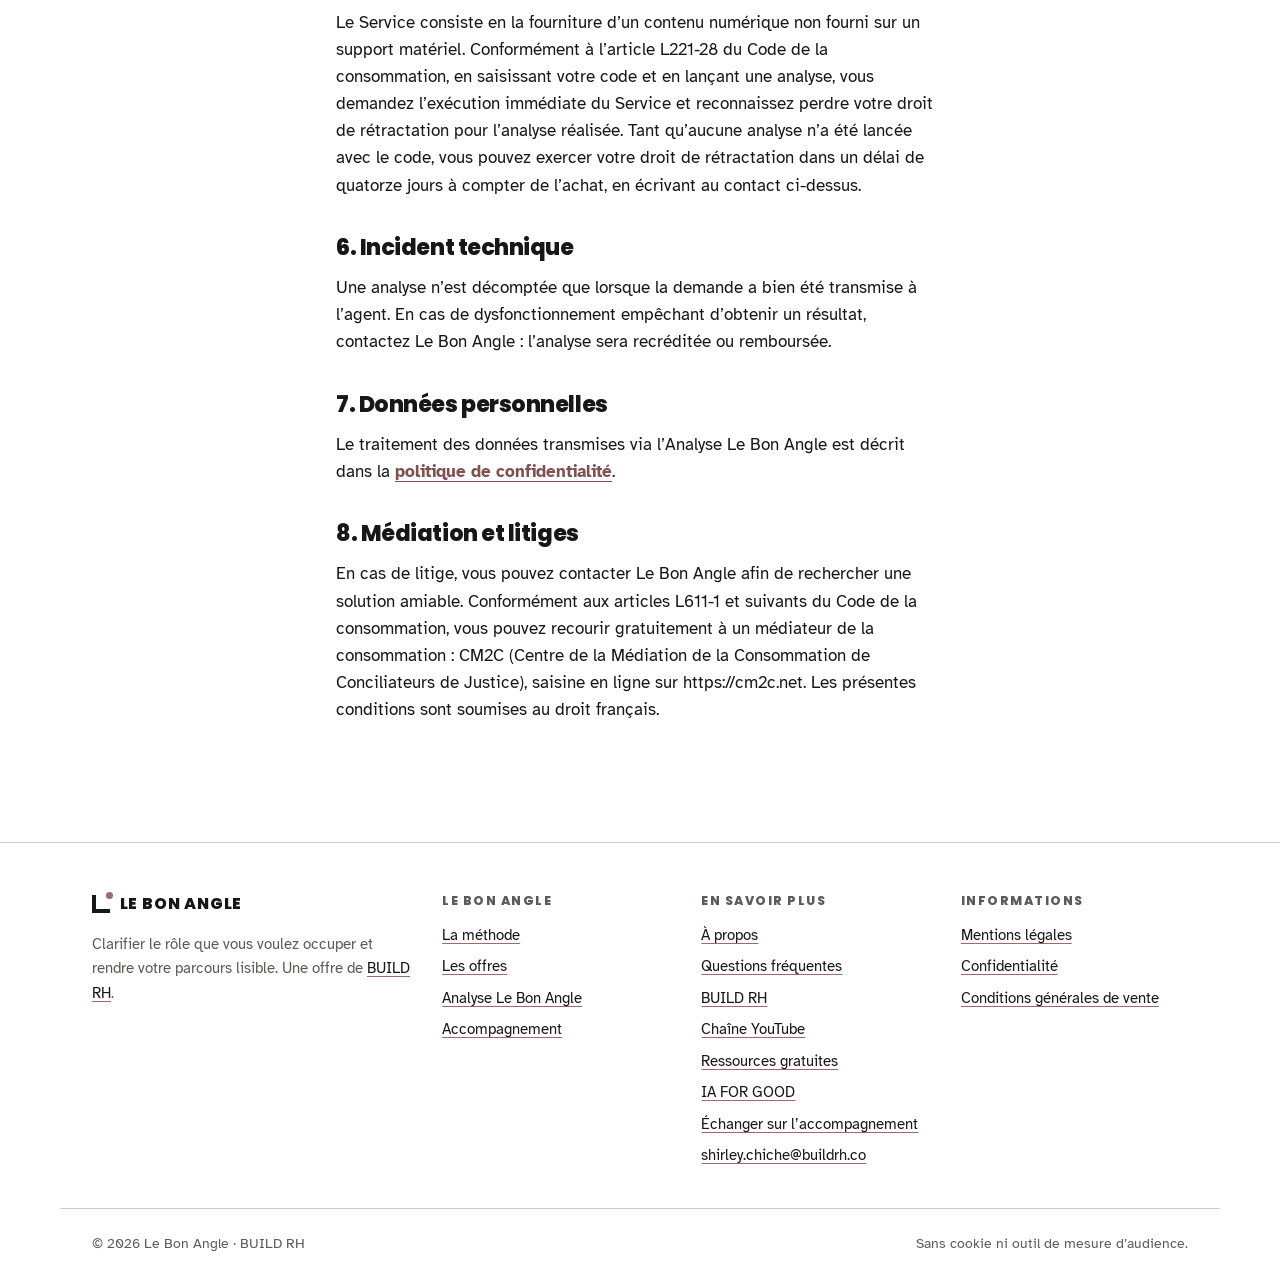
<file: cgv.html>
<!doctype html>
<html lang="fr" class="no-js">
<head>
  <meta charset="utf-8">
  <script>document.documentElement.className="js";</script>
  <meta name="viewport" content="width=device-width, initial-scale=1">
  <title>Conditions générales de vente — Le Bon Angle</title>
  <meta name="description" content="Conditions générales de vente de l’Analyse Le Bon Angle.">
  <meta name="robots" content="noindex">
  <meta name="theme-color" content="#F8EFEE">
  <link rel="canonical" href="https://almosnishirley.github.io/le-bon-angle/cgv.html">
  <meta property="og:type" content="website">
  <meta property="og:locale" content="fr_FR">
  <meta property="og:site_name" content="Le Bon Angle">
  <meta property="og:title" content="Conditions générales de vente — Le Bon Angle">
  <meta property="og:description" content="Conditions générales de vente de l’Analyse Le Bon Angle.">
  <meta property="og:url" content="https://almosnishirley.github.io/le-bon-angle/cgv.html">
  <meta property="og:image" content="https://almosnishirley.github.io/le-bon-angle/assets/images/og-image.png">
  <meta property="og:image:width" content="1200">
  <meta property="og:image:height" content="630">
  <meta property="og:image:alt" content="Le Bon Angle — Construire une trajectoire professionnelle qui tient dans la réalité">
  <meta name="twitter:card" content="summary_large_image">
  <link rel="icon" href="favicon.svg" type="image/svg+xml">
  <link rel="preload" href="assets/fonts/poppins-latin-800-normal.woff2" as="font" type="font/woff2" crossorigin>
  <link rel="preload" href="assets/fonts/atkinson-hyperlegible-latin-400-normal.woff2" as="font" type="font/woff2" crossorigin>
  <link rel="stylesheet" href="assets/css/style.css?v=41">
  <script src="assets/js/config.js?v=40" defer></script>
  <script src="assets/js/main.js?v=40" defer></script>
</head>
<body>
  <a class="skip-link" href="#contenu">Aller au contenu</a>

  <header class="site-header">
    <div class="container header-inner">
      <a class="logo" href="index.html" aria-label="Le Bon Angle, accueil">
        <span class="logo-mark" aria-hidden="true"></span>
        <span class="logo-text">LE BON ANGLE</span>
      </a>
      <nav id="main-nav" class="main-nav" aria-label="Navigation principale">
        <ul>
          <li><a href="methode.html">La méthode</a></li>
          <li><a href="offres.html">Les offres</a></li>
          <li><a href="a-propos.html">À propos</a></li>
          <li><a href="faq.html">FAQ</a></li>
        </ul>
      </nav>
      <a class="btn btn-primary btn-sm header-cta" href="atelier.html"><span class="long">Faire analyser mon parcours</span><span class="short">Analyser</span></a>
      <button class="menu-toggle" type="button" aria-expanded="false" aria-controls="main-nav">
        <span class="menu-toggle-bars" aria-hidden="true"></span>
        <span class="menu-toggle-label">Menu</span>
      </button>
    </div>
  </header>

  <!-- PROJET À FAIRE RELIRE PAR UN·E PROFESSIONNEL·LE DU DROIT AVANT PUBLICATION -->
  <main id="contenu" class="legal">
    <div class="container container-narrow prose">
      <a class="text-link back-link" href="atelier.html">Retour à l’Analyse Le Bon Angle</a>
      <h1>Conditions générales de vente</h1>
      <p>Les présentes conditions s’appliquent à l’achat de l’Analyse Le Bon Angle (le «&nbsp;Service&nbsp;»).</p>

      <h2>1. Vendeur</h2>
      <dl>
        <dt>Nom commercial</dt><dd>Le Bon Angle, une offre de BUILD RH</dd>
        <div hidden data-cfg-if="SOCIETE"><dt>Société</dt><dd><span data-cfg-text="SOCIETE"></span>, <span data-cfg-text="STATUT_JURIDIQUE"></span></dd></div>
        <div hidden data-cfg-if="RCS"><dt>Immatriculation</dt><dd data-cfg-text="RCS"></dd></div>
        <div hidden data-cfg-if="SIRET"><dt>SIRET</dt><dd data-cfg-text="SIRET"></dd></div>
        <div hidden data-cfg-if="TVA_INTRA"><dt>TVA intracommunautaire</dt><dd data-cfg-text="TVA_INTRA"></dd></div>
        <div hidden data-cfg-if="ADRESSE"><dt>Siège social</dt><dd data-cfg-text="ADRESSE"></dd></div>
        <div hidden data-cfg-if="DIRECTION"><dt>Gérante</dt><dd data-cfg-text="DIRECTION"></dd></div>
        <div hidden data-cfg-if="EMAIL"><dt>Contact</dt><dd><a class="text-link" data-cfg-href="EMAIL"><span data-cfg-text="EMAIL"></span></a></dd></div>
      </dl>

      <h2>2. Description du Service</h2>
      <p>L’Analyse Le Bon Angle permet de soumettre le texte de son CV et des informations sur sa trajectoire professionnelle afin de recevoir, en quelques minutes, des propositions rédigées par un agent d’intelligence artificielle configuré selon la méthode Le Bon Angle&nbsp;: analyse du CV et pistes de reformulation, clarification de la trajectoire visée, proposition de positionnement et de rôle ou d’angle cible, titre et section «&nbsp;À propos&nbsp;» LinkedIn, pitch, proposition de valeur, incohérences à corriger et priorités d’amélioration.</p>
      <p>Les propositions sont générées automatiquement. Elles constituent un point de départ à relire et à adapter&nbsp;; elles peuvent contenir des imprécisions. Le Service ne constitue ni un accompagnement individuel, ni une prestation de recrutement ou de placement, et ne garantit l’obtention d’aucun poste ou mission.</p>

      <h2>3. Prix et paiement</h2>
      <p>Le prix est indiqué en euros, toutes taxes comprises, sur la page de l’Analyse Le Bon Angle et sur la page de paiement. Le paiement est effectué en ligne par l’intermédiaire de la plateforme Payhip et de son prestataire de paiement. Le Bon Angle n’a pas accès à vos données bancaires.</p>

      <h2>4. Livraison</h2>
      <p>Après paiement, un code d’analyse unique est adressé par e-mail à l’adresse indiquée lors de l’achat. Ce code donne droit au nombre d’analyses précisé sur la page de vente. Il est personnel et ne doit pas être partagé.</p>

      <h2>5. Droit de rétractation</h2>
      <p>Le Service consiste en la fourniture d’un contenu numérique non fourni sur un support matériel. Conformément à l’article L221-28 du Code de la consommation, en saisissant votre code et en lançant une analyse, vous demandez l’exécution immédiate du Service et reconnaissez perdre votre droit de rétractation pour l’analyse réalisée. Tant qu’aucune analyse n’a été lancée avec le code, vous pouvez exercer votre droit de rétractation dans un délai de quatorze jours à compter de l’achat, en écrivant au contact ci-dessus.</p>

      <h2>6. Incident technique</h2>
      <p>Une analyse n’est décomptée que lorsque la demande a bien été transmise à l’agent. En cas de dysfonctionnement empêchant d’obtenir un résultat, contactez Le Bon Angle&nbsp;: l’analyse sera recréditée ou remboursée.</p>

      <h2>7. Données personnelles</h2>
      <p>Le traitement des données transmises via l’Analyse Le Bon Angle est décrit dans la <a class="text-link" href="confidentialite.html#atelier">politique de confidentialité</a>.</p>

      <h2>8. Médiation et litiges</h2>
      <p>En cas de litige, vous pouvez contacter Le Bon Angle afin de rechercher une solution amiable. Conformément aux articles L611-1 et suivants du Code de la consommation, vous pouvez recourir gratuitement à un médiateur de la consommation<span hidden data-cfg-if="MEDIATEUR">&nbsp;: <span data-cfg-text="MEDIATEUR"></span></span>. Les présentes conditions sont soumises au droit français.</p>
    </div>
  </main>

  <footer class="site-footer">
    <div class="container footer-grid">
      <div>
        <a class="logo" href="index.html" aria-label="Le Bon Angle, accueil"><span class="logo-mark" aria-hidden="true"></span><span class="logo-text">LE BON ANGLE</span></a>
        <p class="footer-tagline">Clarifier le rôle que vous voulez occuper et rendre votre parcours lisible. Une offre de <a href="https://build-rh.io" data-cfg-href="LIEN_BUILDRH">BUILD RH</a>.</p>
      </div>
      <div>
        <p class="footer-title">Le Bon Angle</p>
        <ul class="footer-links">
          <li><a href="methode.html">La méthode</a></li>
          <li><a href="offres.html">Les offres</a></li>
          <li><a href="atelier.html">Analyse Le Bon Angle</a></li>
          <li><a href="accompagnement.html">Accompagnement</a></li>
        </ul>
      </div>
      <div>
        <p class="footer-title">En savoir plus</p>
        <ul class="footer-links">
          <li><a href="a-propos.html">À propos</a></li>
          <li><a href="faq.html">Questions fréquentes</a></li>
          <li><a href="https://build-rh.io" data-cfg-href="LIEN_BUILDRH">BUILD RH</a></li>
          <li><a href="https://www.youtube.com/@TDArHH" data-cfg-href="LIEN_YOUTUBE">Chaîne YouTube</a></li>
          <li><a href="https://almosnishirley.github.io/bibliotheque-ressources/" data-cfg-href="LIEN_RESSOURCES">Ressources gratuites</a></li>
          <li><a href="https://aiforgood.page/" data-cfg-href="LIEN_IAFORGOOD">IA FOR GOOD</a></li>
          <li><a href="https://calendly.com/shirley-chiche-buildrh/call-decouverte" data-rdv>Échanger sur l’accompagnement</a></li>
          <li hidden data-cfg-if="LIEN_LINKEDIN"><a href="#" data-cfg-href="LIEN_LINKEDIN">LinkedIn</a></li>
          <li hidden data-cfg-if="EMAIL"><a href="#" data-cfg-href="EMAIL"><span data-cfg-text="EMAIL"></span></a></li>
        </ul>
      </div>
      <div>
        <p class="footer-title">Informations</p>
        <ul class="footer-links">
          <li><a href="mentions-legales.html">Mentions légales</a></li>
          <li><a href="confidentialite.html">Confidentialité</a></li>
          <li><a href="cgv.html">Conditions générales de vente</a></li>
        </ul>
      </div>
    </div>
    <div class="container footer-bottom">
      <p>© <span data-year>2026</span> Le Bon Angle · BUILD RH</p>
      <p>Sans cookie ni outil de mesure d’audience.</p>
    </div>
  </footer>
</body>
</html>
</file>
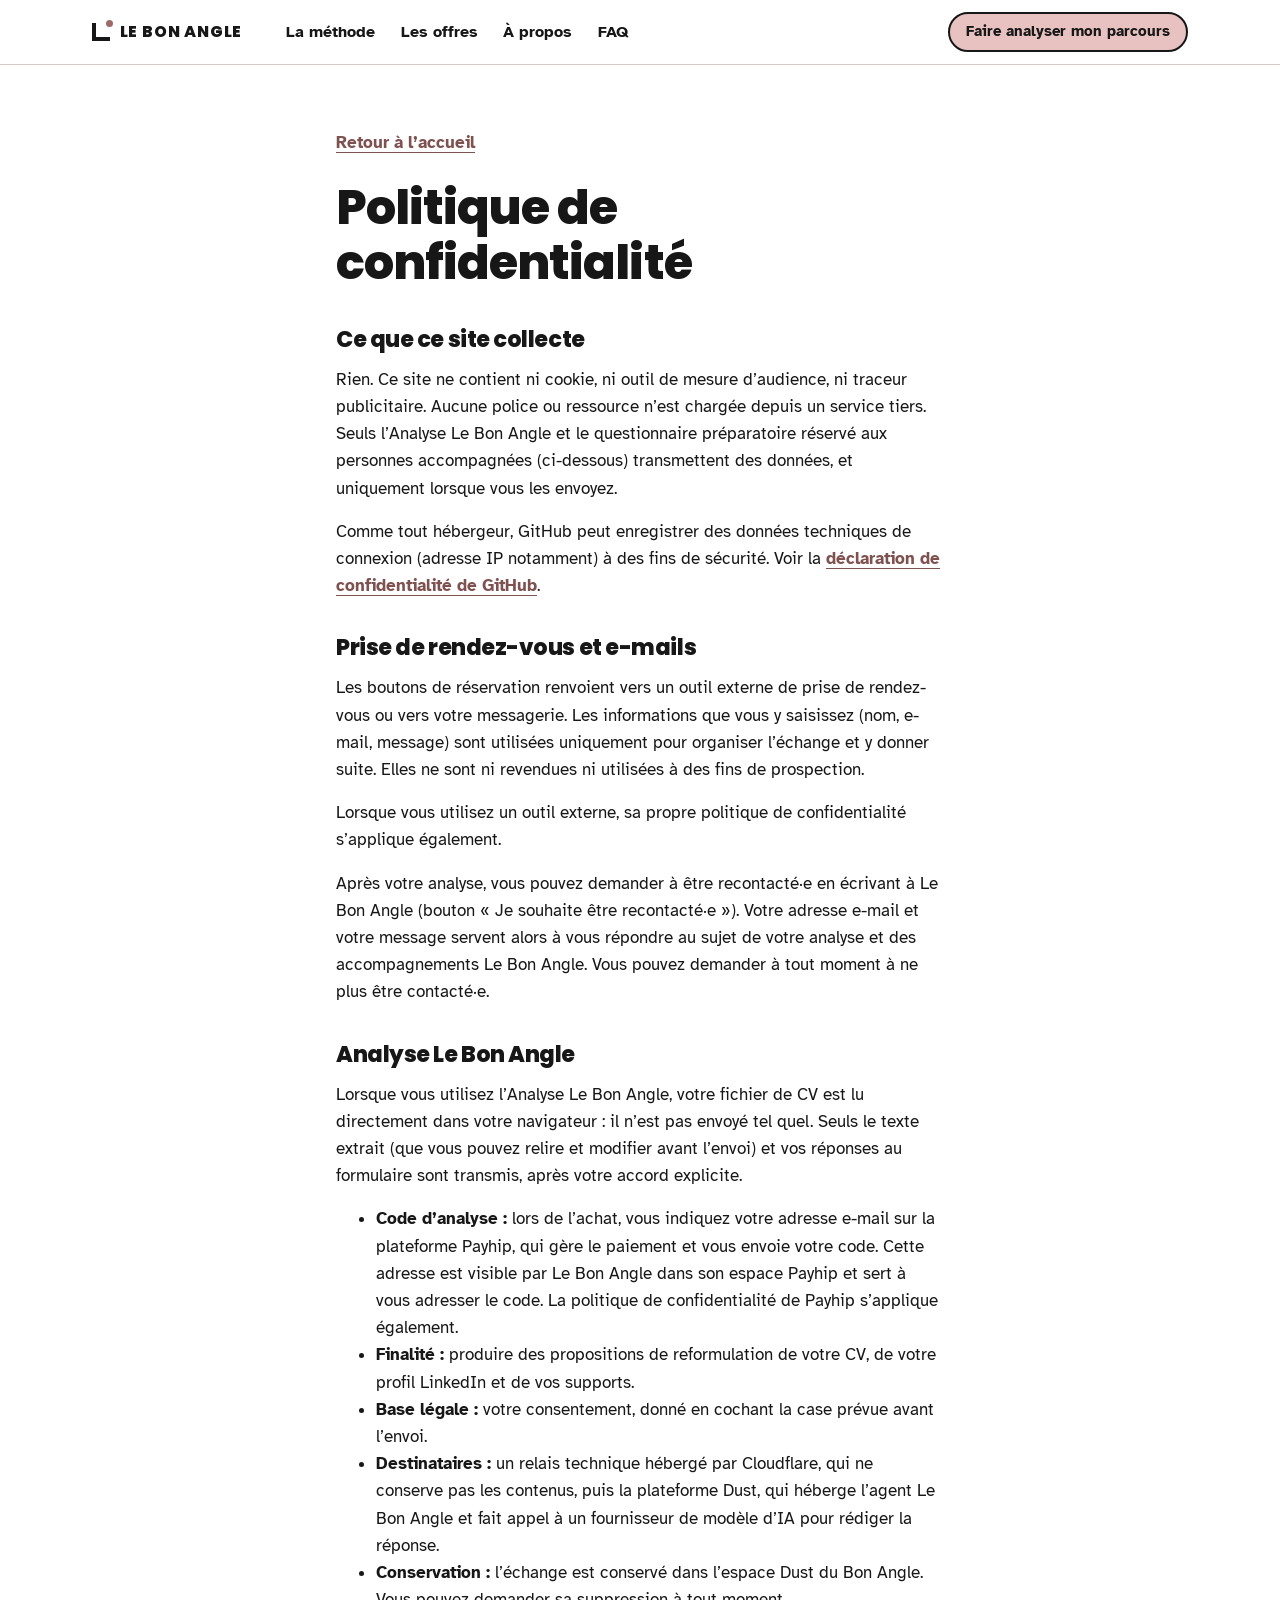
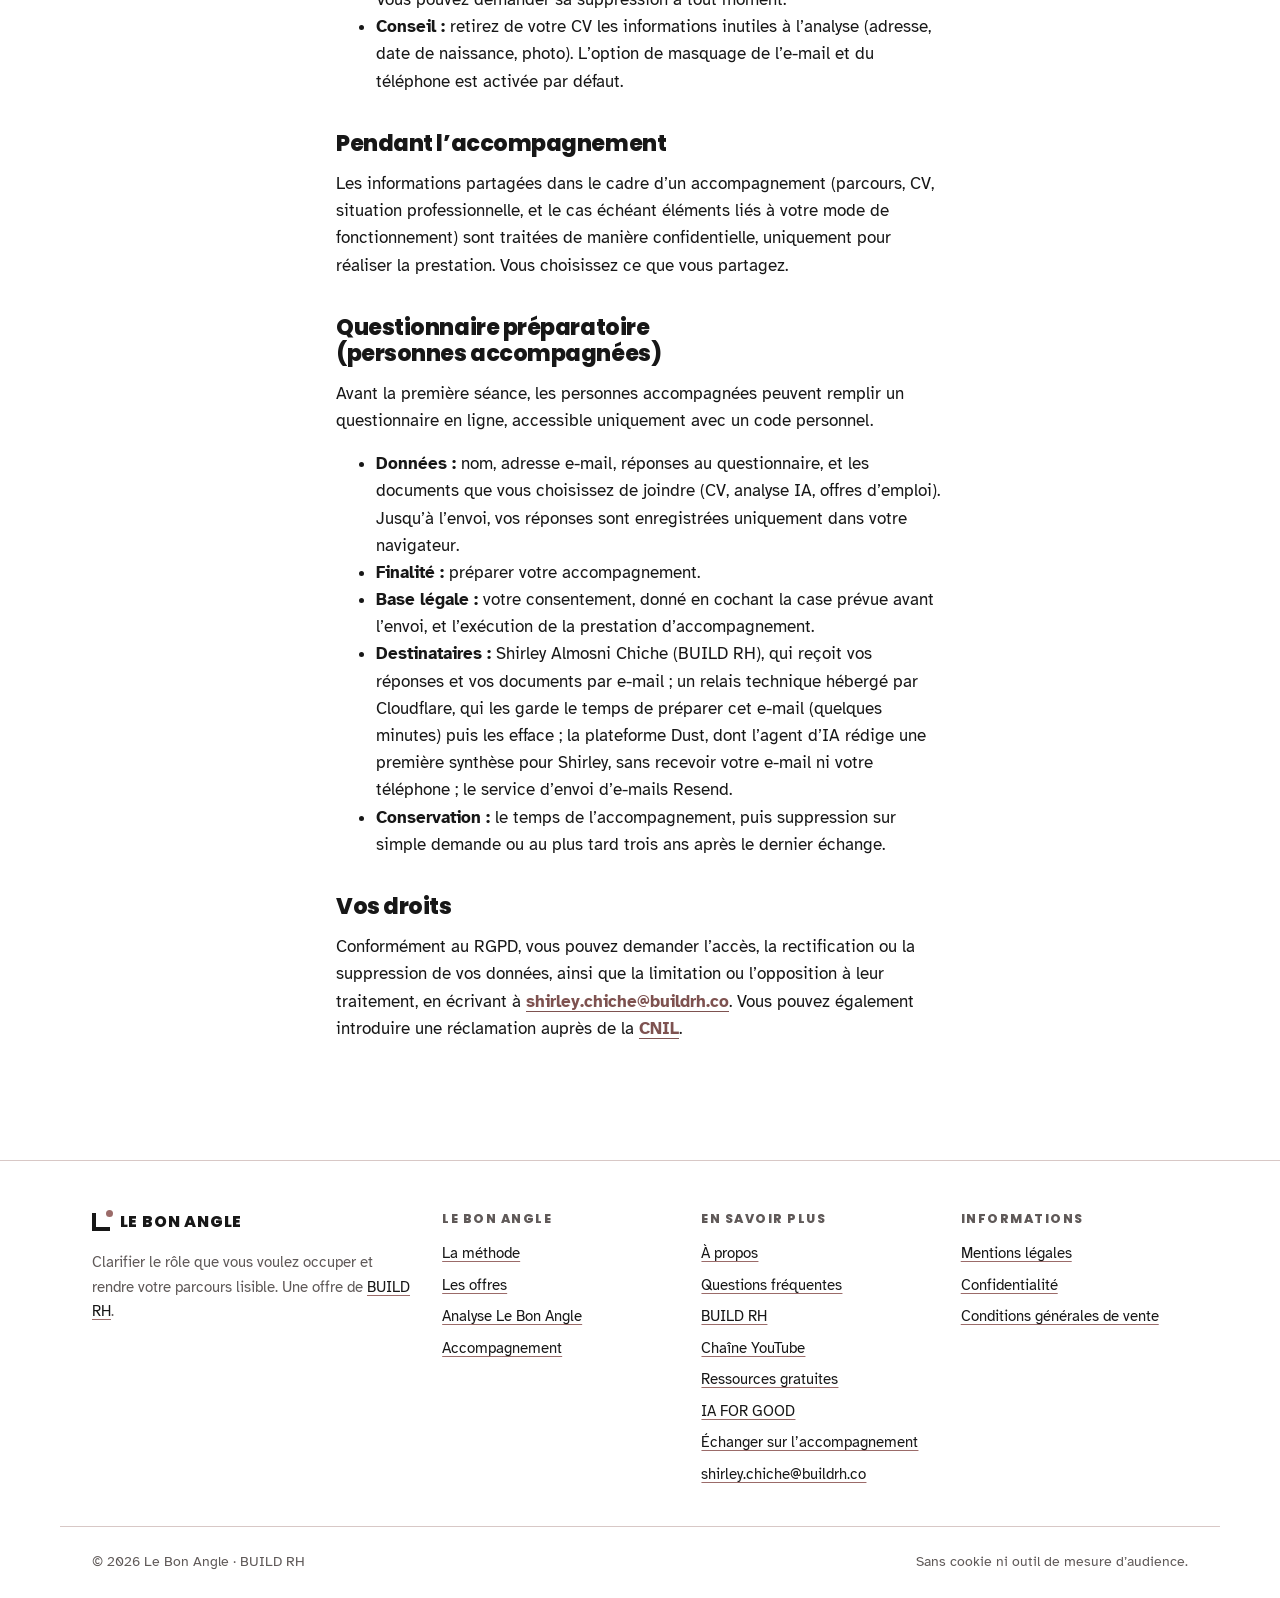
<file: confidentialite.html>
<!doctype html>
<html lang="fr" class="no-js">
<head>
  <meta charset="utf-8">
  <script>document.documentElement.className="js";</script>
  <meta name="viewport" content="width=device-width, initial-scale=1">
  <title>Politique de confidentialité — Le Bon Angle</title>
  <meta name="description" content="Politique de confidentialité du site Le Bon Angle et de l’Analyse Le Bon Angle.">
  <meta name="robots" content="noindex">
  <meta name="theme-color" content="#F8EFEE">
  <link rel="canonical" href="https://almosnishirley.github.io/le-bon-angle/confidentialite.html">
  <meta property="og:type" content="website">
  <meta property="og:locale" content="fr_FR">
  <meta property="og:site_name" content="Le Bon Angle">
  <meta property="og:title" content="Politique de confidentialité — Le Bon Angle">
  <meta property="og:description" content="Politique de confidentialité du site Le Bon Angle et de l’Analyse Le Bon Angle.">
  <meta property="og:url" content="https://almosnishirley.github.io/le-bon-angle/confidentialite.html">
  <meta property="og:image" content="https://almosnishirley.github.io/le-bon-angle/assets/images/og-image.png">
  <meta property="og:image:width" content="1200">
  <meta property="og:image:height" content="630">
  <meta property="og:image:alt" content="Le Bon Angle — Construire une trajectoire professionnelle qui tient dans la réalité">
  <meta name="twitter:card" content="summary_large_image">
  <link rel="icon" href="favicon.svg" type="image/svg+xml">
  <link rel="preload" href="assets/fonts/poppins-latin-800-normal.woff2" as="font" type="font/woff2" crossorigin>
  <link rel="preload" href="assets/fonts/atkinson-hyperlegible-latin-400-normal.woff2" as="font" type="font/woff2" crossorigin>
  <link rel="stylesheet" href="assets/css/style.css?v=41">
  <script src="assets/js/config.js?v=40" defer></script>
  <script src="assets/js/main.js?v=40" defer></script>
</head>
<body>
  <a class="skip-link" href="#contenu">Aller au contenu</a>

  <header class="site-header">
    <div class="container header-inner">
      <a class="logo" href="index.html" aria-label="Le Bon Angle, accueil">
        <span class="logo-mark" aria-hidden="true"></span>
        <span class="logo-text">LE BON ANGLE</span>
      </a>
      <nav id="main-nav" class="main-nav" aria-label="Navigation principale">
        <ul>
          <li><a href="methode.html">La méthode</a></li>
          <li><a href="offres.html">Les offres</a></li>
          <li><a href="a-propos.html">À propos</a></li>
          <li><a href="faq.html">FAQ</a></li>
        </ul>
      </nav>
      <a class="btn btn-primary btn-sm header-cta" href="atelier.html"><span class="long">Faire analyser mon parcours</span><span class="short">Analyser</span></a>
      <button class="menu-toggle" type="button" aria-expanded="false" aria-controls="main-nav">
        <span class="menu-toggle-bars" aria-hidden="true"></span>
        <span class="menu-toggle-label">Menu</span>
      </button>
    </div>
  </header>

  <main id="contenu" class="legal">
    <div class="container container-narrow prose">
      <a class="text-link back-link" href="index.html">Retour à l’accueil</a>
      <h1>Politique de confidentialité</h1>

      <h2>Ce que ce site collecte</h2>
      <p>Rien. Ce site ne contient ni cookie, ni outil de mesure d’audience, ni traceur publicitaire. Aucune police ou ressource n’est chargée depuis un service tiers. Seuls l’Analyse Le Bon Angle et le questionnaire préparatoire réservé aux personnes accompagnées (ci-dessous) transmettent des données, et uniquement lorsque vous les envoyez.</p>
      <p>Comme tout hébergeur, GitHub peut enregistrer des données techniques de connexion (adresse IP notamment) à des fins de sécurité. Voir la <a class="text-link" href="https://docs.github.com/fr/site-policy/privacy-policies/github-general-privacy-statement" rel="noopener">déclaration de confidentialité de GitHub</a>.</p>

      <h2>Prise de rendez-vous et e-mails</h2>
      <p>Les boutons de réservation renvoient vers un outil externe de prise de rendez-vous ou vers votre messagerie. Les informations que vous y saisissez (nom, e-mail, message) sont utilisées uniquement pour organiser l’échange et y donner suite. Elles ne sont ni revendues ni utilisées à des fins de prospection.</p>
      <p>Lorsque vous utilisez un outil externe, sa propre politique de confidentialité s’applique également.</p>
      <p>Après votre analyse, vous pouvez demander à être recontacté·e en écrivant à Le Bon Angle (bouton «&nbsp;Je souhaite être recontacté·e&nbsp;»). Votre adresse e-mail et votre message servent alors à vous répondre au sujet de votre analyse et des accompagnements Le Bon Angle. Vous pouvez demander à tout moment à ne plus être contacté·e.</p>

      <h2 id="atelier">Analyse Le Bon Angle</h2>
      <p>Lorsque vous utilisez l’Analyse Le Bon Angle, votre fichier de CV est lu directement dans votre navigateur&nbsp;: il n’est pas envoyé tel quel. Seuls le texte extrait (que vous pouvez relire et modifier avant l’envoi) et vos réponses au formulaire sont transmis, après votre accord explicite.</p>
      <ul>
        <li><strong>Code d’analyse&nbsp;:</strong> lors de l’achat, vous indiquez votre adresse e-mail sur la plateforme Payhip, qui gère le paiement et vous envoie votre code. Cette adresse est visible par Le Bon Angle dans son espace Payhip et sert à vous adresser le code. La politique de confidentialité de Payhip s’applique également.</li>
        <li><strong>Finalité&nbsp;:</strong> produire des propositions de reformulation de votre CV, de votre profil LinkedIn et de vos supports.</li>
        <li><strong>Base légale&nbsp;:</strong> votre consentement, donné en cochant la case prévue avant l’envoi.</li>
        <li><strong>Destinataires&nbsp;:</strong> un relais technique hébergé par Cloudflare, qui ne conserve pas les contenus, puis la plateforme Dust, qui héberge l’agent Le Bon Angle et fait appel à un fournisseur de modèle d’IA pour rédiger la réponse.</li>
        <li><strong>Conservation&nbsp;:</strong> l’échange est conservé dans l’espace Dust du Bon Angle. Vous pouvez demander sa suppression à tout moment.</li>
        <li><strong>Conseil&nbsp;:</strong> retirez de votre CV les informations inutiles à l’analyse (adresse, date de naissance, photo). L’option de masquage de l’e-mail et du téléphone est activée par défaut.</li>
      </ul>

      <h2>Pendant l’accompagnement</h2>
      <p>Les informations partagées dans le cadre d’un accompagnement (parcours, CV, situation professionnelle, et le cas échéant éléments liés à votre mode de fonctionnement) sont traitées de manière confidentielle, uniquement pour réaliser la prestation. Vous choisissez ce que vous partagez.</p>

      <h2 id="questionnaire">Questionnaire préparatoire (personnes accompagnées)</h2>
      <p>Avant la première séance, les personnes accompagnées peuvent remplir un questionnaire en ligne, accessible uniquement avec un code personnel.</p>
      <ul>
        <li><strong>Données&nbsp;:</strong> nom, adresse e-mail, réponses au questionnaire, et les documents que vous choisissez de joindre (CV, analyse IA, offres d’emploi). Jusqu’à l’envoi, vos réponses sont enregistrées uniquement dans votre navigateur.</li>
        <li><strong>Finalité&nbsp;:</strong> préparer votre accompagnement.</li>
        <li><strong>Base légale&nbsp;:</strong> votre consentement, donné en cochant la case prévue avant l’envoi, et l’exécution de la prestation d’accompagnement.</li>
        <li><strong>Destinataires&nbsp;:</strong> Shirley Almosni Chiche (BUILD RH), qui reçoit vos réponses et vos documents par e-mail&nbsp;; un relais technique hébergé par Cloudflare, qui les garde le temps de préparer cet e-mail (quelques minutes) puis les efface&nbsp;; la plateforme Dust, dont l’agent d’IA rédige une première synthèse pour Shirley, sans recevoir votre e-mail ni votre téléphone&nbsp;; le service d’envoi d’e-mails Resend.</li>
        <li><strong>Conservation&nbsp;:</strong> le temps de l’accompagnement, puis suppression sur simple demande ou au plus tard trois ans après le dernier échange.</li>
      </ul>

      <h2>Vos droits</h2>
      <p>Conformément au RGPD, vous pouvez demander l’accès, la rectification ou la suppression de vos données, ainsi que la limitation ou l’opposition à leur traitement<span hidden data-cfg-if="EMAIL">, en écrivant à <a class="text-link" data-cfg-href="EMAIL"><span data-cfg-text="EMAIL"></span></a></span>. Vous pouvez également introduire une réclamation auprès de la <a class="text-link" href="https://www.cnil.fr/" rel="noopener">CNIL</a>.</p>
    </div>
  </main>

  <footer class="site-footer">
    <div class="container footer-grid">
      <div>
        <a class="logo" href="index.html" aria-label="Le Bon Angle, accueil"><span class="logo-mark" aria-hidden="true"></span><span class="logo-text">LE BON ANGLE</span></a>
        <p class="footer-tagline">Clarifier le rôle que vous voulez occuper et rendre votre parcours lisible. Une offre de <a href="https://build-rh.io" data-cfg-href="LIEN_BUILDRH">BUILD RH</a>.</p>
      </div>
      <div>
        <p class="footer-title">Le Bon Angle</p>
        <ul class="footer-links">
          <li><a href="methode.html">La méthode</a></li>
          <li><a href="offres.html">Les offres</a></li>
          <li><a href="atelier.html">Analyse Le Bon Angle</a></li>
          <li><a href="accompagnement.html">Accompagnement</a></li>
        </ul>
      </div>
      <div>
        <p class="footer-title">En savoir plus</p>
        <ul class="footer-links">
          <li><a href="a-propos.html">À propos</a></li>
          <li><a href="faq.html">Questions fréquentes</a></li>
          <li><a href="https://build-rh.io" data-cfg-href="LIEN_BUILDRH">BUILD RH</a></li>
          <li><a href="https://www.youtube.com/@TDArHH" data-cfg-href="LIEN_YOUTUBE">Chaîne YouTube</a></li>
          <li><a href="https://almosnishirley.github.io/bibliotheque-ressources/" data-cfg-href="LIEN_RESSOURCES">Ressources gratuites</a></li>
          <li><a href="https://aiforgood.page/" data-cfg-href="LIEN_IAFORGOOD">IA FOR GOOD</a></li>
          <li><a href="https://calendly.com/shirley-chiche-buildrh/call-decouverte" data-rdv>Échanger sur l’accompagnement</a></li>
          <li hidden data-cfg-if="LIEN_LINKEDIN"><a href="#" data-cfg-href="LIEN_LINKEDIN">LinkedIn</a></li>
          <li hidden data-cfg-if="EMAIL"><a href="#" data-cfg-href="EMAIL"><span data-cfg-text="EMAIL"></span></a></li>
        </ul>
      </div>
      <div>
        <p class="footer-title">Informations</p>
        <ul class="footer-links">
          <li><a href="mentions-legales.html">Mentions légales</a></li>
          <li><a href="confidentialite.html">Confidentialité</a></li>
          <li><a href="cgv.html">Conditions générales de vente</a></li>
        </ul>
      </div>
    </div>
    <div class="container footer-bottom">
      <p>© <span data-year>2026</span> Le Bon Angle · BUILD RH</p>
      <p>Sans cookie ni outil de mesure d’audience.</p>
    </div>
  </footer>
</body>
</html>
</file>
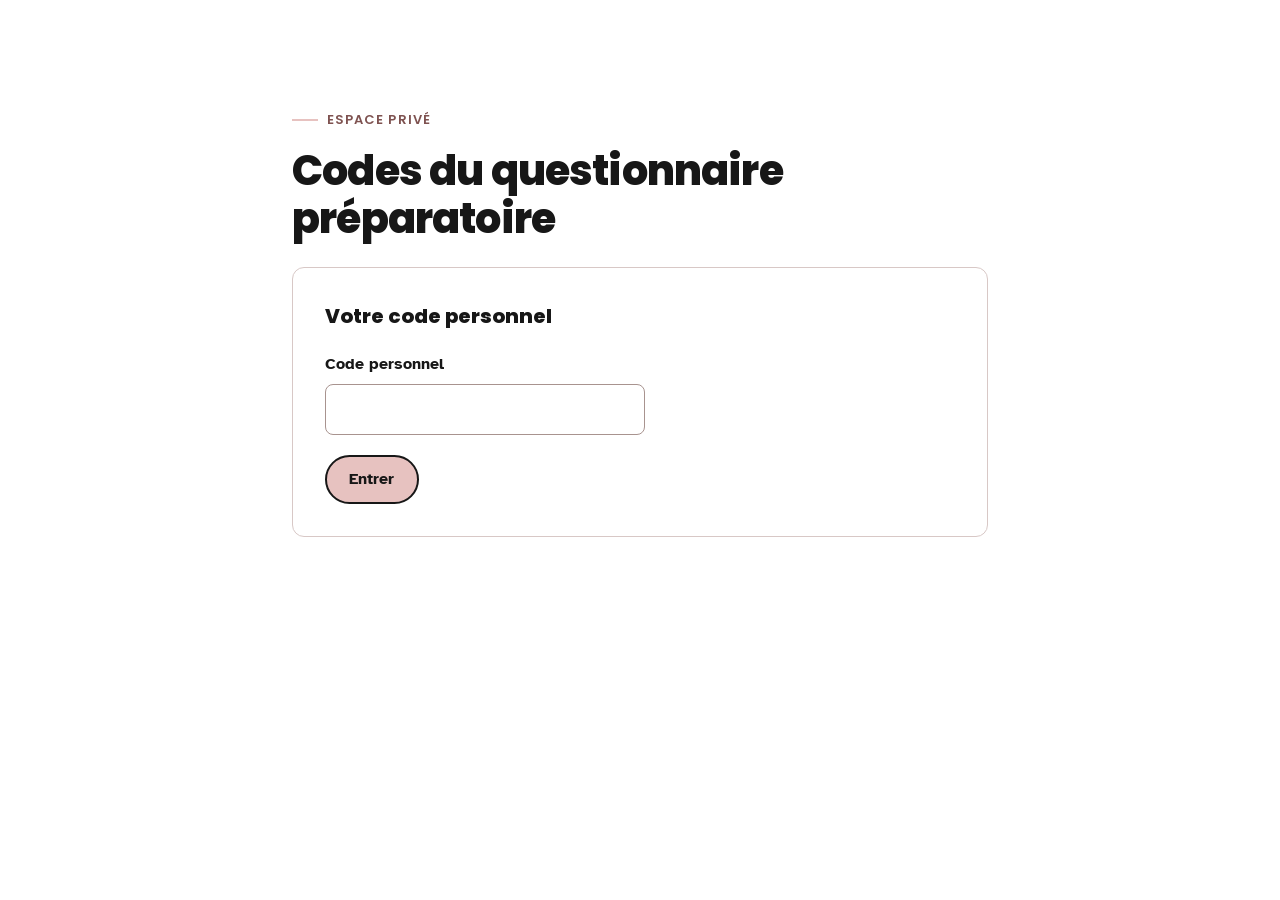
<file: espace-shirley.html>
<!doctype html>
<html lang="fr" class="no-js">
<head>
  <meta charset="utf-8">
  <script>document.documentElement.className="js";</script>
  <meta name="viewport" content="width=device-width, initial-scale=1">
  <meta name="robots" content="noindex, nofollow">
  <title>Codes du questionnaire — Le Bon Angle</title>
  <meta name="theme-color" content="#F8EFEE">
  <link rel="icon" href="favicon.svg" type="image/svg+xml">
  <link rel="stylesheet" href="assets/css/style.css?v=41">
  <style>
    .codes { width: 100%; border-collapse: collapse; font-size: .95rem; }
    .codes th, .codes td { text-align: left; padding: .6rem .5rem; border-bottom: 1px solid var(--border); vertical-align: middle; }
    .codes th { font-size: .85rem; color: var(--muted); font-weight: 700; }
    .codes code { font-size: .9rem; letter-spacing: .02em; white-space: nowrap; }
    .etat { white-space: nowrap; }
    .etat { display: inline-block; padding: .15rem .6rem; border-radius: 999px; font-size: .82rem; font-weight: 700; background: var(--powder); }
    .etat.fait { background: var(--surface-2); color: var(--muted); }
    .mini { min-height: 34px; padding: .3rem .8rem; font-size: .85rem; }
    .resultat-code { background: var(--powder); border-radius: var(--radius); padding: 1rem 1.25rem; margin-top: 1.25rem; }
    .resultat-code p { margin: 0 0 .5rem; }
    .lien-copie { width: 100%; font: inherit; font-size: .9rem; padding: .6rem .75rem; border: 1px solid var(--field); border-radius: var(--radius); background: #fff; }
    .table-wrap { overflow-x: auto; }
    .vide-liste { color: var(--muted); }
    @media (max-width: 640px) { .codes .col-date { display: none; } }
  </style>
</head>
<body>
  <main id="contenu">
    <section class="section">
      <div class="container container-narrow">
        <p class="eyebrow">Espace privé</p>
        <h1 style="font-size:clamp(1.8rem,4vw,2.6rem)">Codes du questionnaire préparatoire</h1>

        <!-- Connexion -->
        <form id="login" class="app-steps" novalidate>
          <fieldset class="a-step">
            <legend>Votre code personnel</legend>
            <div class="field">
              <label class="field-label" for="admin">Code personnel</label>
              <input type="text" id="admin" autocomplete="off" spellcheck="false" autocapitalize="characters" style="max-width:20rem;text-transform:uppercase">
            </div>
            <p class="form-error" id="login-error" role="alert"></p>
            <button class="btn btn-primary" type="submit" id="login-btn" style="margin-top:1.25rem">Entrer</button>
          </fieldset>
        </form>

        <div id="espace" class="app-steps" hidden>
          <!-- Créer -->
          <form id="creer" class="a-step" novalidate>
            <h2 style="font-size:1.25rem;margin-top:0">Créer un code</h2>
            <div class="field">
              <label class="field-label" for="nom">Prénom et nom de la personne accompagnée</label>
              <input type="text" id="nom" autocomplete="off">
            </div>
            <p class="form-error" id="creer-error" role="alert"></p>
            <button class="btn btn-primary" type="submit" id="creer-btn" style="margin-top:1.25rem">Créer le code</button>
            <div class="resultat-code" id="resultat" hidden>
              <p><strong>Code créé pour <span id="r-nom"></span> : <code id="r-code"></code></strong></p>
              <p>Lien à lui envoyer (le code est déjà dedans) :</p>
              <input class="lien-copie" id="r-lien" readonly>
              <p style="margin-top:.75rem"><button class="btn btn-secondary mini" type="button" id="copier">Copier le lien</button> <span id="copie-ok" role="status"></span></p>
            </div>
          </form>

          <!-- Liste -->
          <div class="a-step">
            <h2 style="font-size:1.25rem;margin-top:0">Tous les codes</h2>
            <p class="hint">« Envoyé » : la personne a rempli et envoyé son questionnaire, le code ne fonctionne plus.</p>
            <div class="table-wrap">
              <table class="codes">
                <thead><tr><th>Personne</th><th>Code</th><th class="col-date">Créé le</th><th>État</th><th></th></tr></thead>
                <tbody id="liste"></tbody>
              </table>
            </div>
            <p class="vide-liste" id="vide" hidden>Aucun code pour l’instant.</p>
          </div>
          <p><button class="btn btn-secondary btn-sm" type="button" id="quitter">Se déconnecter</button></p>
        </div>
      </div>
    </section>
  </main>
  <script src="assets/js/questionnaire-config.js?v=1"></script>
  <script src="assets/js/espace-shirley.js?v=1"></script>
</body>
</html>
</file>
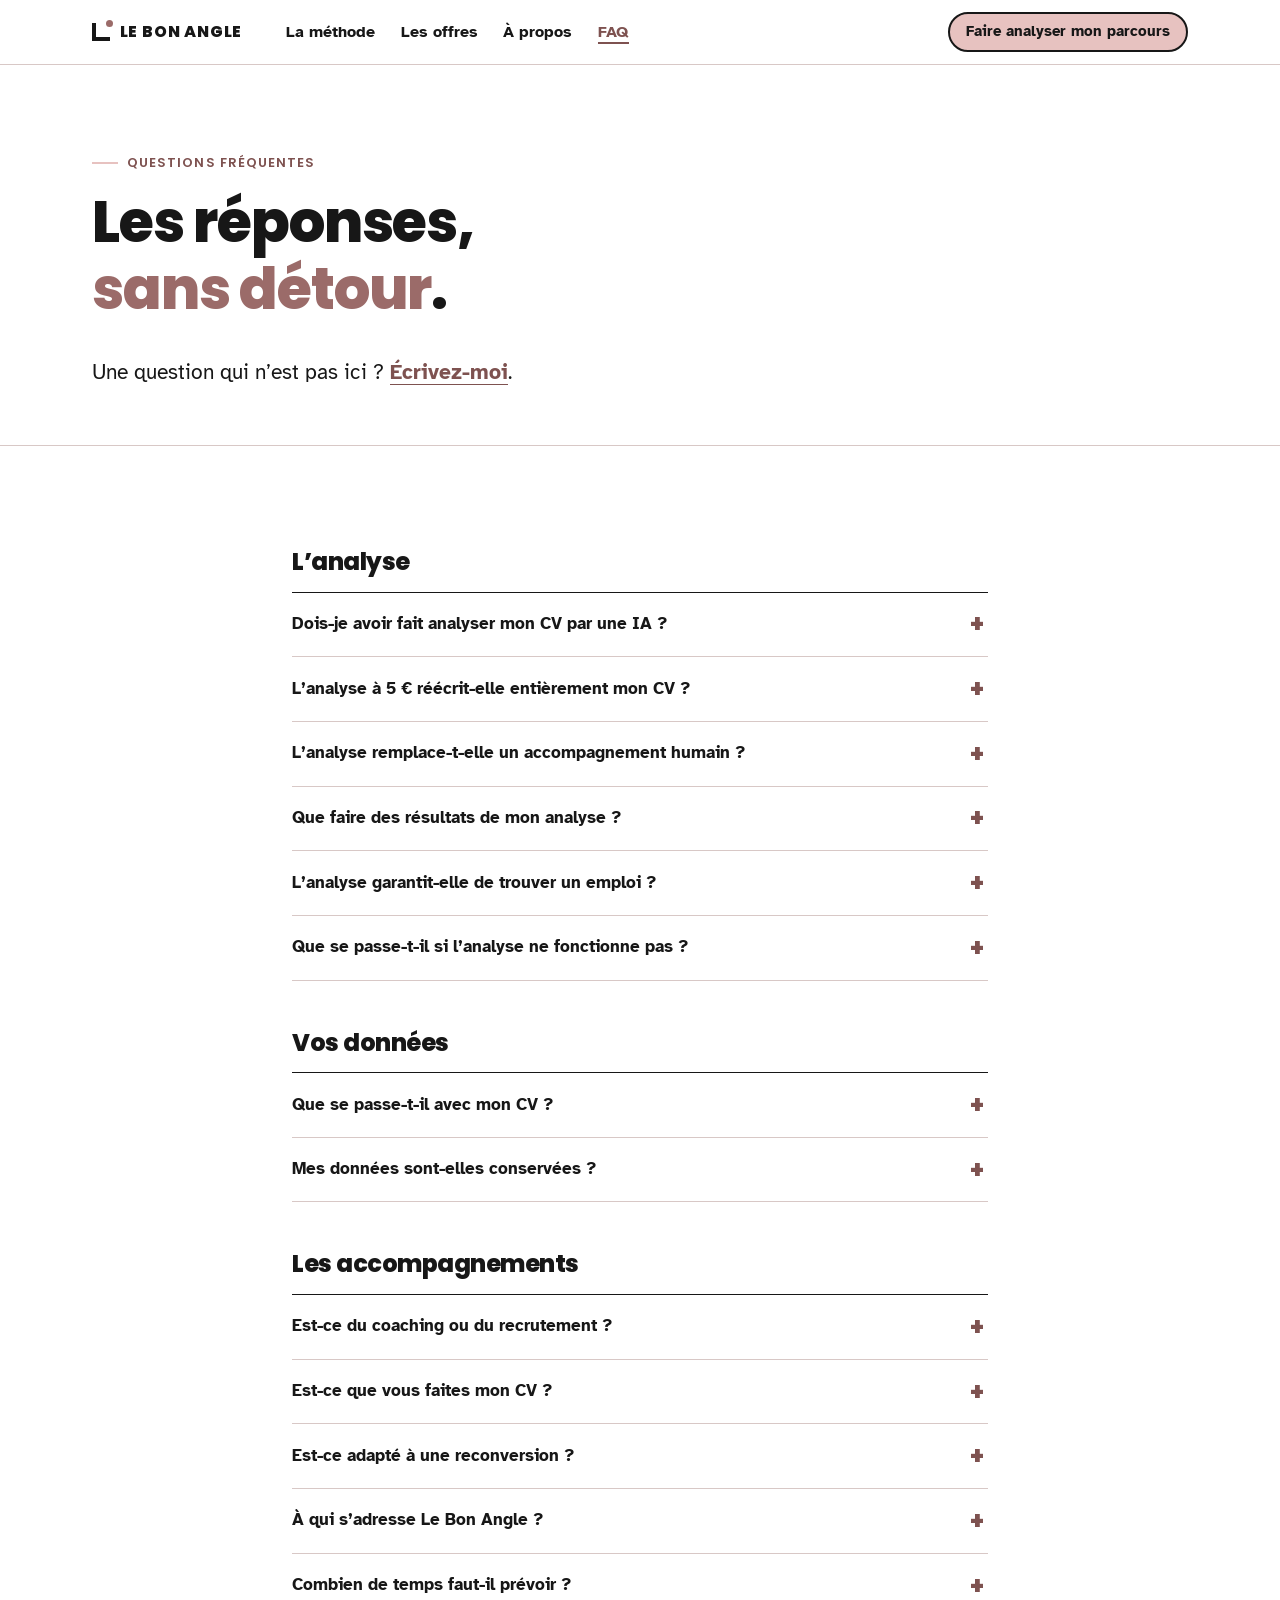
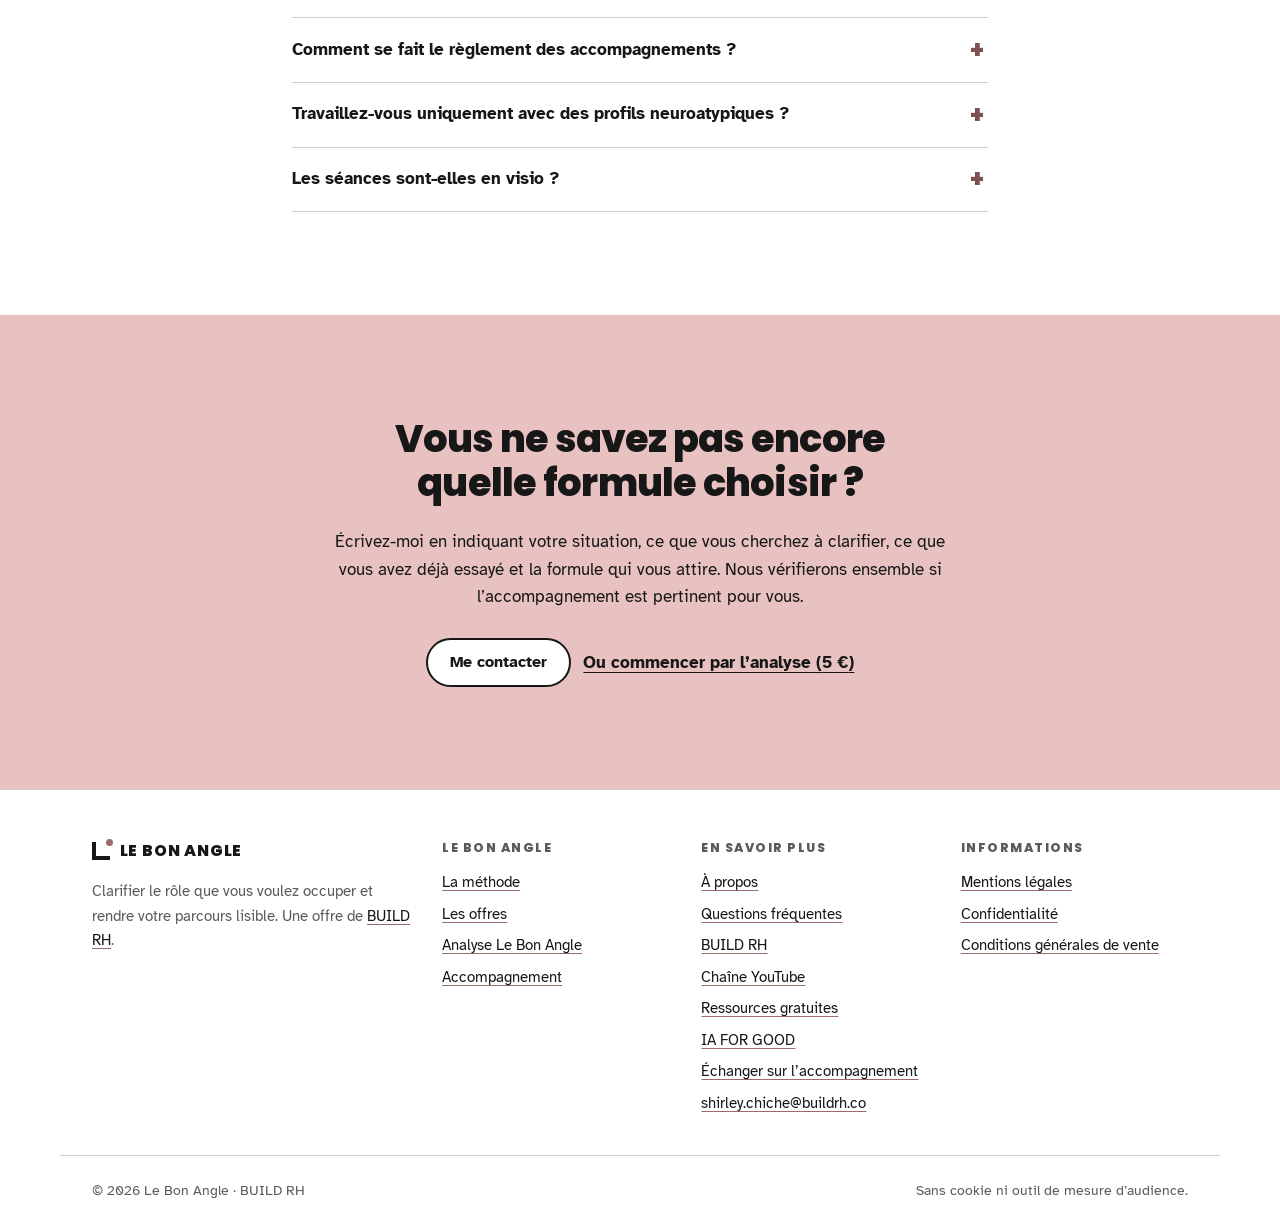
<file: faq.html>
<!doctype html>
<html lang="fr" class="no-js">
<head>
  <meta charset="utf-8">
  <script>document.documentElement.className="js";</script>
  <meta name="viewport" content="width=device-width, initial-scale=1">
  <title>FAQ — Analyse de parcours, accompagnement carrière et données | Le Bon Angle</title>
  <meta name="description" content="Analyse automatisée ou accompagnement humain, garantie d’emploi, traitement du CV et des données, durée, règlement : les réponses aux questions fréquentes sur Le Bon Angle.">
  <meta name="theme-color" content="#F8EFEE">
  <link rel="canonical" href="https://almosnishirley.github.io/le-bon-angle/faq.html">
  <meta property="og:type" content="website">
  <meta property="og:locale" content="fr_FR">
  <meta property="og:site_name" content="Le Bon Angle">
  <meta property="og:title" content="FAQ — Analyse de parcours, accompagnement carrière et données | Le Bon Angle">
  <meta property="og:description" content="Analyse automatisée ou accompagnement humain, garantie d’emploi, traitement du CV et des données, durée, règlement : les réponses aux questions fréquentes sur Le Bon Angle.">
  <meta property="og:url" content="https://almosnishirley.github.io/le-bon-angle/faq.html">
  <meta property="og:image" content="https://almosnishirley.github.io/le-bon-angle/assets/images/og-image.png">
  <meta property="og:image:width" content="1200">
  <meta property="og:image:height" content="630">
  <meta property="og:image:alt" content="Le Bon Angle — Construire une trajectoire professionnelle qui tient dans la réalité">
  <meta name="twitter:card" content="summary_large_image">
  <link rel="icon" href="favicon.svg" type="image/svg+xml">
  <link rel="preload" href="assets/fonts/poppins-latin-800-normal.woff2" as="font" type="font/woff2" crossorigin>
  <link rel="preload" href="assets/fonts/atkinson-hyperlegible-latin-400-normal.woff2" as="font" type="font/woff2" crossorigin>
  <link rel="stylesheet" href="assets/css/style.css?v=41">
  <script src="assets/js/config.js?v=40" defer></script>
  <script src="assets/js/main.js?v=40" defer></script>
</head>
<body>
  <a class="skip-link" href="#contenu">Aller au contenu</a>

  <header class="site-header">
    <div class="container header-inner">
      <a class="logo" href="index.html" aria-label="Le Bon Angle, accueil">
        <span class="logo-mark" aria-hidden="true"></span>
        <span class="logo-text">LE BON ANGLE</span>
      </a>
      <nav id="main-nav" class="main-nav" aria-label="Navigation principale">
        <ul>
          <li><a href="methode.html">La méthode</a></li>
          <li><a href="offres.html">Les offres</a></li>
          <li><a href="a-propos.html">À propos</a></li>
          <li><a href="faq.html" aria-current="page">FAQ</a></li>
        </ul>
      </nav>
      <a class="btn btn-primary btn-sm header-cta" href="atelier.html"><span class="long">Faire analyser mon parcours</span><span class="short">Analyser</span></a>
      <button class="menu-toggle" type="button" aria-expanded="false" aria-controls="main-nav">
        <span class="menu-toggle-bars" aria-hidden="true"></span>
        <span class="menu-toggle-label">Menu</span>
      </button>
    </div>
  </header>

  <main id="contenu">
    <section class="page-hero" aria-labelledby="page-title">
      <div class="container">
        <p class="eyebrow">Questions fréquentes</p>
        <h1 id="page-title">Les réponses, <em>sans détour</em>.</h1>
        <p class="lead">Une question qui n’est pas ici&nbsp;? <a class="text-link" href="mailto:shirley.chiche@buildrh.co" data-contact="general">Écrivez-moi</a>.</p>
      </div>
    </section>

    <section class="section" aria-label="Questions et réponses">
      <div class="container container-narrow">
        <div class="faq-group">
          <h2>L’analyse</h2>
          <div class="faq">
            <details>
              <summary>Dois-je avoir fait analyser mon CV par une IA&nbsp;?</summary>
              <div class="faq-answer"><p>Non. L’analyse IA peut constituer un point de départ, mais elle n’est pas obligatoire. Nous pouvons partir directement de votre parcours et de votre situation actuelle.</p></div>
            </details>
            <details>
              <summary>L’analyse à <span data-prix="analyse">5&nbsp;€</span> réécrit-elle entièrement mon CV&nbsp;?</summary>
              <div class="faq-answer"><p>Non. L’analyse fournit une lecture structurée de votre parcours et des pistes concrètes de reformulation autour d’un angle identifié. Le CV peut ensuite être retravaillé dans l’accompagnement <a class="text-link" href="accompagnement.html#deployer">Déployer</a>, lorsqu’il sert une stratégie claire.</p></div>
            </details>
            <details>
              <summary>L’analyse remplace-t-elle un accompagnement humain&nbsp;?</summary>
              <div class="faq-answer"><p>Non. Elle est rédigée par un agent d’IA configuré selon la méthode Le Bon Angle, et personne ne la relit avant vous. Elle montre une partie du problème. L’accompagnement travaille sur la suite&nbsp;: votre fonctionnement, vos contraintes, vos choix.</p></div>
            </details>
            <details>
              <summary>Que faire des résultats de mon analyse&nbsp;?</summary>
              <div class="faq-answer"><p>Si vous ne savez pas quoi en faire, c’est précisément l’objet de la séance <a class="text-link" href="accompagnement.html#se-situer">Se situer</a> (<span data-prix="situer">129&nbsp;€</span>)&nbsp;: une lecture humaine de l’analyse, vos points d’appui et de vigilance, et trois actions concrètes.</p></div>
            </details>
            <details>
              <summary>L’analyse garantit-elle de trouver un emploi&nbsp;?</summary>
              <div class="faq-answer"><p>Non, et personne ne peut le garantir honnêtement. L’analyse vous aide à clarifier votre cible et à rendre votre parcours plus lisible.</p></div>
            </details>
            <details>
              <summary>Que se passe-t-il si l’analyse ne fonctionne pas&nbsp;?</summary>
              <div class="faq-answer"><p>Une analyse n’est décomptée que lorsque la demande a bien été transmise à l’agent. En cas de dysfonctionnement, votre code n’est pas consommé&nbsp;: réessayez plus tard ou contactez Le Bon Angle. Voir les <a class="text-link" href="cgv.html">conditions générales</a>.</p></div>
            </details>
          </div>
        </div>

        <div class="faq-group">
          <h2>Vos données</h2>
          <div class="faq">
            <details>
              <summary>Que se passe-t-il avec mon CV&nbsp;?</summary>
              <div class="faq-answer"><p>Votre fichier est lu directement dans votre navigateur&nbsp;: il n’est pas envoyé tel quel. Seul le texte extrait, que vous pouvez relire et modifier avant l’envoi, est transmis avec vos réponses, et seulement après votre accord explicite.</p><p>L’e-mail et le numéro de téléphone sont masqués par défaut. Conseil&nbsp;: retirez aussi votre adresse, votre date de naissance et votre photo, inutiles à l’analyse.</p></div>
            </details>
            <details>
              <summary>Mes données sont-elles conservées&nbsp;?</summary>
              <div class="faq-answer"><p>Ce site ne stocke rien&nbsp;: ni cookie, ni outil de mesure d’audience. Le texte transmis passe par un relais technique hébergé par Cloudflare, qui ne conserve pas les contenus, puis par la plateforme Dust, qui héberge l’agent Le Bon Angle et fait appel à un fournisseur de modèle d’IA.</p><p>L’échange est conservé dans l’espace Dust du Bon Angle. Vous pouvez demander sa suppression à tout moment. <a class="text-link" href="confidentialite.html#atelier">Politique de confidentialité</a>.</p></div>
            </details>
          </div>
        </div>

        <div class="faq-group">
          <h2>Les accompagnements</h2>
          <div class="faq">
            <details>
              <summary>Est-ce du coaching ou du recrutement&nbsp;?</summary>
              <div class="faq-answer"><p>C’est un accompagnement de trajectoire professionnelle qui s’appuie sur une expérience concrète du recrutement et des métiers de la tech. L’objectif n’est pas de vous placer à tout prix, mais de vous aider à construire une direction cohérente et à la rendre concrète.</p></div>
            </details>
            <details>
              <summary>Est-ce que vous faites mon CV&nbsp;?</summary>
              <div class="faq-answer"><p>Le CV peut être retravaillé lorsqu’il sert une stratégie professionnelle claire. Il ne constitue pas le point de départ ni l’unique résultat de l’accompagnement.</p></div>
            </details>
            <details>
              <summary>Est-ce adapté à une reconversion&nbsp;?</summary>
              <div class="faq-answer"><p>Oui, à condition d’accepter de tester les pistes et de construire progressivement la trajectoire. Une reconversion sérieuse ne repose pas uniquement sur une envie ou un intitulé de métier.</p></div>
            </details>
            <details>
              <summary>À qui s’adresse Le Bon Angle&nbsp;?</summary>
              <div class="faq-answer"><p>Notamment aux personnes qui envisagent une reconversion ou une évolution professionnelle, qui ont un parcours non linéaire ou difficile à raconter, qui travaillent dans la tech ou souhaitent y évoluer, qui ont des compétences mais peinent à les rendre visibles, ou qui ont besoin d’un cadre concret pour passer à l’action.</p></div>
            </details>
            <details>
              <summary>Combien de temps faut-il prévoir&nbsp;?</summary>
              <div class="faq-answer"><ul><li><strong>Se situer&nbsp;:</strong> un questionnaire préparatoire, une séance de 1 h 15 et une synthèse d’une page.</li><li><strong>Construire&nbsp;:</strong> trois séances d’une heure, avec des exercices courts entre les rendez-vous.</li><li><strong>Déployer&nbsp;:</strong> six séances d’une heure sur huit à dix semaines.</li></ul></div>
            </details>
            <details>
              <summary>Comment se fait le règlement des accompagnements&nbsp;?</summary>
              <div class="faq-answer"><p>Les accompagnements sont réglés directement auprès de BUILD RH, l’entreprise qui porte Le Bon Angle. Les modalités vous sont précisées lors du premier échange.</p></div>
            </details>
            <details>
              <summary>Travaillez-vous uniquement avec des profils neuroatypiques&nbsp;?</summary>
              <div class="faq-answer"><p>Non. L’approche s’adresse à tous. Les enjeux liés au neuroatypisme peuvent être intégrés lorsque cela est pertinent et souhaité. <a class="text-link" href="index.html#neuroatypisme">En savoir plus</a>.</p></div>
            </details>
            <details>
              <summary>Les séances sont-elles en visio&nbsp;?</summary>
              <div class="faq-answer"><p hidden data-cfg-if="FAQ_VISIO" data-cfg-text="FAQ_VISIO"></p><p data-cfg-ifnot="FAQ_VISIO">Les modalités des séances sont précisées lors du premier échange.</p></div>
            </details>
          </div>
        </div>
      </div>
    </section>

    <section class="section section-dark on-dark cta-band" aria-labelledby="final-title">
      <div class="container">
        <h2 id="final-title">Vous ne savez pas encore quelle formule choisir&nbsp;?</h2>
        <p>Écrivez-moi en indiquant votre situation, ce que vous cherchez à clarifier, ce que vous avez déjà essayé et la formule qui vous attire. Nous vérifierons ensemble si l’accompagnement est pertinent pour vous.</p>
        <div class="btn-row">
          <a class="btn btn-primary" href="mailto:shirley.chiche@buildrh.co" data-contact="general">Me contacter</a>
          <a class="text-link" href="atelier.html">Ou commencer par l’analyse (<span data-prix="analyse">5&nbsp;€</span>)</a>
        </div>
      </div>
    </section>
  </main>

  <footer class="site-footer">
    <div class="container footer-grid">
      <div>
        <a class="logo" href="index.html" aria-label="Le Bon Angle, accueil"><span class="logo-mark" aria-hidden="true"></span><span class="logo-text">LE BON ANGLE</span></a>
        <p class="footer-tagline">Clarifier le rôle que vous voulez occuper et rendre votre parcours lisible. Une offre de <a href="https://build-rh.io" data-cfg-href="LIEN_BUILDRH">BUILD RH</a>.</p>
      </div>
      <div>
        <p class="footer-title">Le Bon Angle</p>
        <ul class="footer-links">
          <li><a href="methode.html">La méthode</a></li>
          <li><a href="offres.html">Les offres</a></li>
          <li><a href="atelier.html">Analyse Le Bon Angle</a></li>
          <li><a href="accompagnement.html">Accompagnement</a></li>
        </ul>
      </div>
      <div>
        <p class="footer-title">En savoir plus</p>
        <ul class="footer-links">
          <li><a href="a-propos.html">À propos</a></li>
          <li><a href="faq.html">Questions fréquentes</a></li>
          <li><a href="https://build-rh.io" data-cfg-href="LIEN_BUILDRH">BUILD RH</a></li>
          <li><a href="https://www.youtube.com/@TDArHH" data-cfg-href="LIEN_YOUTUBE">Chaîne YouTube</a></li>
          <li><a href="https://almosnishirley.github.io/bibliotheque-ressources/" data-cfg-href="LIEN_RESSOURCES">Ressources gratuites</a></li>
          <li><a href="https://aiforgood.page/" data-cfg-href="LIEN_IAFORGOOD">IA FOR GOOD</a></li>
          <li><a href="https://calendly.com/shirley-chiche-buildrh/call-decouverte" data-rdv>Échanger sur l’accompagnement</a></li>
          <li hidden data-cfg-if="LIEN_LINKEDIN"><a href="#" data-cfg-href="LIEN_LINKEDIN">LinkedIn</a></li>
          <li hidden data-cfg-if="EMAIL"><a href="#" data-cfg-href="EMAIL"><span data-cfg-text="EMAIL"></span></a></li>
        </ul>
      </div>
      <div>
        <p class="footer-title">Informations</p>
        <ul class="footer-links">
          <li><a href="mentions-legales.html">Mentions légales</a></li>
          <li><a href="confidentialite.html">Confidentialité</a></li>
          <li><a href="cgv.html">Conditions générales de vente</a></li>
        </ul>
      </div>
    </div>
    <div class="container footer-bottom">
      <p>© <span data-year>2026</span> Le Bon Angle · BUILD RH</p>
      <p>Sans cookie ni outil de mesure d’audience.</p>
    </div>
  </footer>
</body>
</html>
</file>
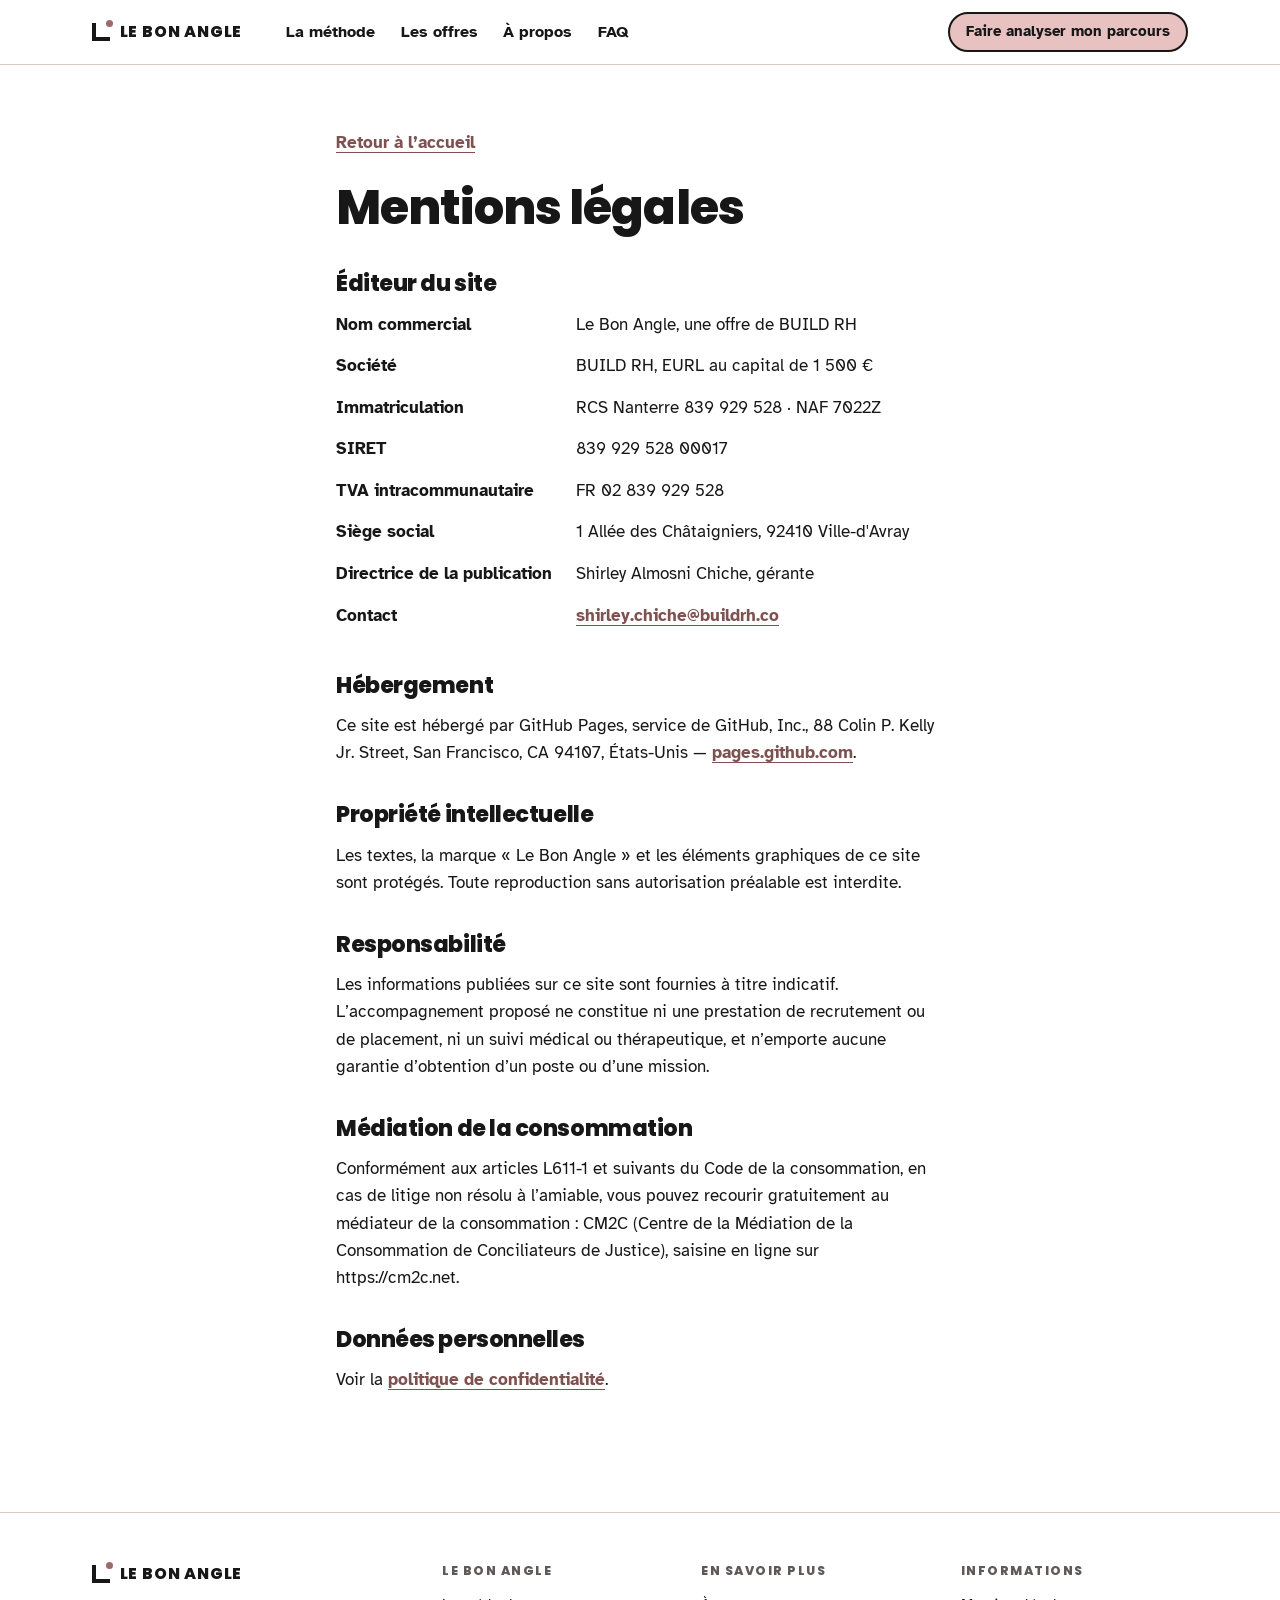
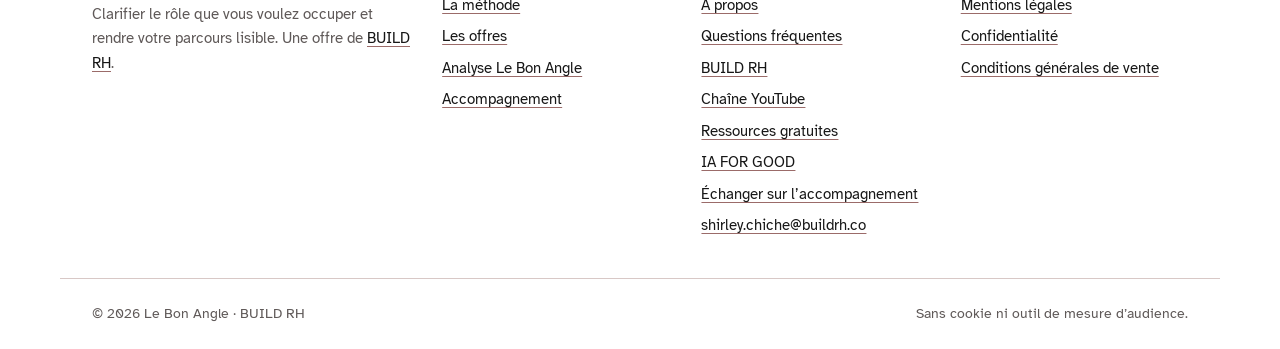
<file: mentions-legales.html>
<!doctype html>
<html lang="fr" class="no-js">
<head>
  <meta charset="utf-8">
  <script>document.documentElement.className="js";</script>
  <meta name="viewport" content="width=device-width, initial-scale=1">
  <title>Mentions légales — Le Bon Angle</title>
  <meta name="description" content="Mentions légales du site Le Bon Angle, une offre de BUILD RH.">
  <meta name="robots" content="noindex">
  <meta name="theme-color" content="#F8EFEE">
  <link rel="canonical" href="https://almosnishirley.github.io/le-bon-angle/mentions-legales.html">
  <meta property="og:type" content="website">
  <meta property="og:locale" content="fr_FR">
  <meta property="og:site_name" content="Le Bon Angle">
  <meta property="og:title" content="Mentions légales — Le Bon Angle">
  <meta property="og:description" content="Mentions légales du site Le Bon Angle, une offre de BUILD RH.">
  <meta property="og:url" content="https://almosnishirley.github.io/le-bon-angle/mentions-legales.html">
  <meta property="og:image" content="https://almosnishirley.github.io/le-bon-angle/assets/images/og-image.png">
  <meta property="og:image:width" content="1200">
  <meta property="og:image:height" content="630">
  <meta property="og:image:alt" content="Le Bon Angle — Construire une trajectoire professionnelle qui tient dans la réalité">
  <meta name="twitter:card" content="summary_large_image">
  <link rel="icon" href="favicon.svg" type="image/svg+xml">
  <link rel="preload" href="assets/fonts/poppins-latin-800-normal.woff2" as="font" type="font/woff2" crossorigin>
  <link rel="preload" href="assets/fonts/atkinson-hyperlegible-latin-400-normal.woff2" as="font" type="font/woff2" crossorigin>
  <link rel="stylesheet" href="assets/css/style.css?v=41">
  <script src="assets/js/config.js?v=40" defer></script>
  <script src="assets/js/main.js?v=40" defer></script>
</head>
<body>
  <a class="skip-link" href="#contenu">Aller au contenu</a>

  <header class="site-header">
    <div class="container header-inner">
      <a class="logo" href="index.html" aria-label="Le Bon Angle, accueil">
        <span class="logo-mark" aria-hidden="true"></span>
        <span class="logo-text">LE BON ANGLE</span>
      </a>
      <nav id="main-nav" class="main-nav" aria-label="Navigation principale">
        <ul>
          <li><a href="methode.html">La méthode</a></li>
          <li><a href="offres.html">Les offres</a></li>
          <li><a href="a-propos.html">À propos</a></li>
          <li><a href="faq.html">FAQ</a></li>
        </ul>
      </nav>
      <a class="btn btn-primary btn-sm header-cta" href="atelier.html"><span class="long">Faire analyser mon parcours</span><span class="short">Analyser</span></a>
      <button class="menu-toggle" type="button" aria-expanded="false" aria-controls="main-nav">
        <span class="menu-toggle-bars" aria-hidden="true"></span>
        <span class="menu-toggle-label">Menu</span>
      </button>
    </div>
  </header>

  <main id="contenu" class="legal">
    <div class="container container-narrow prose">
      <a class="text-link back-link" href="index.html">Retour à l’accueil</a>
      <h1>Mentions légales</h1>

      <h2>Éditeur du site</h2>
      <dl>
        <dt>Nom commercial</dt><dd>Le Bon Angle, une offre de BUILD RH</dd>
        <div hidden data-cfg-if="SOCIETE"><dt>Société</dt><dd><span data-cfg-text="SOCIETE"></span>, <span data-cfg-text="STATUT_JURIDIQUE"></span></dd></div>
        <div hidden data-cfg-if="RCS"><dt>Immatriculation</dt><dd data-cfg-text="RCS"></dd></div>
        <div hidden data-cfg-if="SIRET"><dt>SIRET</dt><dd data-cfg-text="SIRET"></dd></div>
        <div hidden data-cfg-if="TVA_INTRA"><dt>TVA intracommunautaire</dt><dd data-cfg-text="TVA_INTRA"></dd></div>
        <div hidden data-cfg-if="ADRESSE"><dt>Siège social</dt><dd data-cfg-text="ADRESSE"></dd></div>
        <div hidden data-cfg-if="DIRECTION"><dt>Directrice de la publication</dt><dd data-cfg-text="DIRECTION"></dd></div>
        <div hidden data-cfg-if="EMAIL"><dt>Contact</dt><dd><a class="text-link" data-cfg-href="EMAIL"><span data-cfg-text="EMAIL"></span></a></dd></div>
      </dl>

      <h2>Hébergement</h2>
      <p>Ce site est hébergé par GitHub Pages, service de GitHub, Inc., 88 Colin P. Kelly Jr. Street, San Francisco, CA 94107, États-Unis — <a class="text-link" href="https://pages.github.com/" rel="noopener">pages.github.com</a>.</p>

      <h2>Propriété intellectuelle</h2>
      <p>Les textes, la marque «&nbsp;Le Bon Angle&nbsp;» et les éléments graphiques de ce site sont protégés. Toute reproduction sans autorisation préalable est interdite.</p>

      <h2>Responsabilité</h2>
      <p>Les informations publiées sur ce site sont fournies à titre indicatif. L’accompagnement proposé ne constitue ni une prestation de recrutement ou de placement, ni un suivi médical ou thérapeutique, et n’emporte aucune garantie d’obtention d’un poste ou d’une mission.</p>

      <h2 hidden data-cfg-if="MEDIATEUR">Médiation de la consommation</h2>
      <p hidden data-cfg-if="MEDIATEUR">Conformément aux articles L611-1 et suivants du Code de la consommation, en cas de litige non résolu à l’amiable, vous pouvez recourir gratuitement au médiateur de la consommation&nbsp;: <span data-cfg-text="MEDIATEUR"></span>.</p>

      <h2>Données personnelles</h2>
      <p>Voir la <a class="text-link" href="confidentialite.html">politique de confidentialité</a>.</p>
    </div>
  </main>

  <footer class="site-footer">
    <div class="container footer-grid">
      <div>
        <a class="logo" href="index.html" aria-label="Le Bon Angle, accueil"><span class="logo-mark" aria-hidden="true"></span><span class="logo-text">LE BON ANGLE</span></a>
        <p class="footer-tagline">Clarifier le rôle que vous voulez occuper et rendre votre parcours lisible. Une offre de <a href="https://build-rh.io" data-cfg-href="LIEN_BUILDRH">BUILD RH</a>.</p>
      </div>
      <div>
        <p class="footer-title">Le Bon Angle</p>
        <ul class="footer-links">
          <li><a href="methode.html">La méthode</a></li>
          <li><a href="offres.html">Les offres</a></li>
          <li><a href="atelier.html">Analyse Le Bon Angle</a></li>
          <li><a href="accompagnement.html">Accompagnement</a></li>
        </ul>
      </div>
      <div>
        <p class="footer-title">En savoir plus</p>
        <ul class="footer-links">
          <li><a href="a-propos.html">À propos</a></li>
          <li><a href="faq.html">Questions fréquentes</a></li>
          <li><a href="https://build-rh.io" data-cfg-href="LIEN_BUILDRH">BUILD RH</a></li>
          <li><a href="https://www.youtube.com/@TDArHH" data-cfg-href="LIEN_YOUTUBE">Chaîne YouTube</a></li>
          <li><a href="https://almosnishirley.github.io/bibliotheque-ressources/" data-cfg-href="LIEN_RESSOURCES">Ressources gratuites</a></li>
          <li><a href="https://aiforgood.page/" data-cfg-href="LIEN_IAFORGOOD">IA FOR GOOD</a></li>
          <li><a href="https://calendly.com/shirley-chiche-buildrh/call-decouverte" data-rdv>Échanger sur l’accompagnement</a></li>
          <li hidden data-cfg-if="LIEN_LINKEDIN"><a href="#" data-cfg-href="LIEN_LINKEDIN">LinkedIn</a></li>
          <li hidden data-cfg-if="EMAIL"><a href="#" data-cfg-href="EMAIL"><span data-cfg-text="EMAIL"></span></a></li>
        </ul>
      </div>
      <div>
        <p class="footer-title">Informations</p>
        <ul class="footer-links">
          <li><a href="mentions-legales.html">Mentions légales</a></li>
          <li><a href="confidentialite.html">Confidentialité</a></li>
          <li><a href="cgv.html">Conditions générales de vente</a></li>
        </ul>
      </div>
    </div>
    <div class="container footer-bottom">
      <p>© <span data-year>2026</span> Le Bon Angle · BUILD RH</p>
      <p>Sans cookie ni outil de mesure d’audience.</p>
    </div>
  </footer>
</body>
</html>
</file>
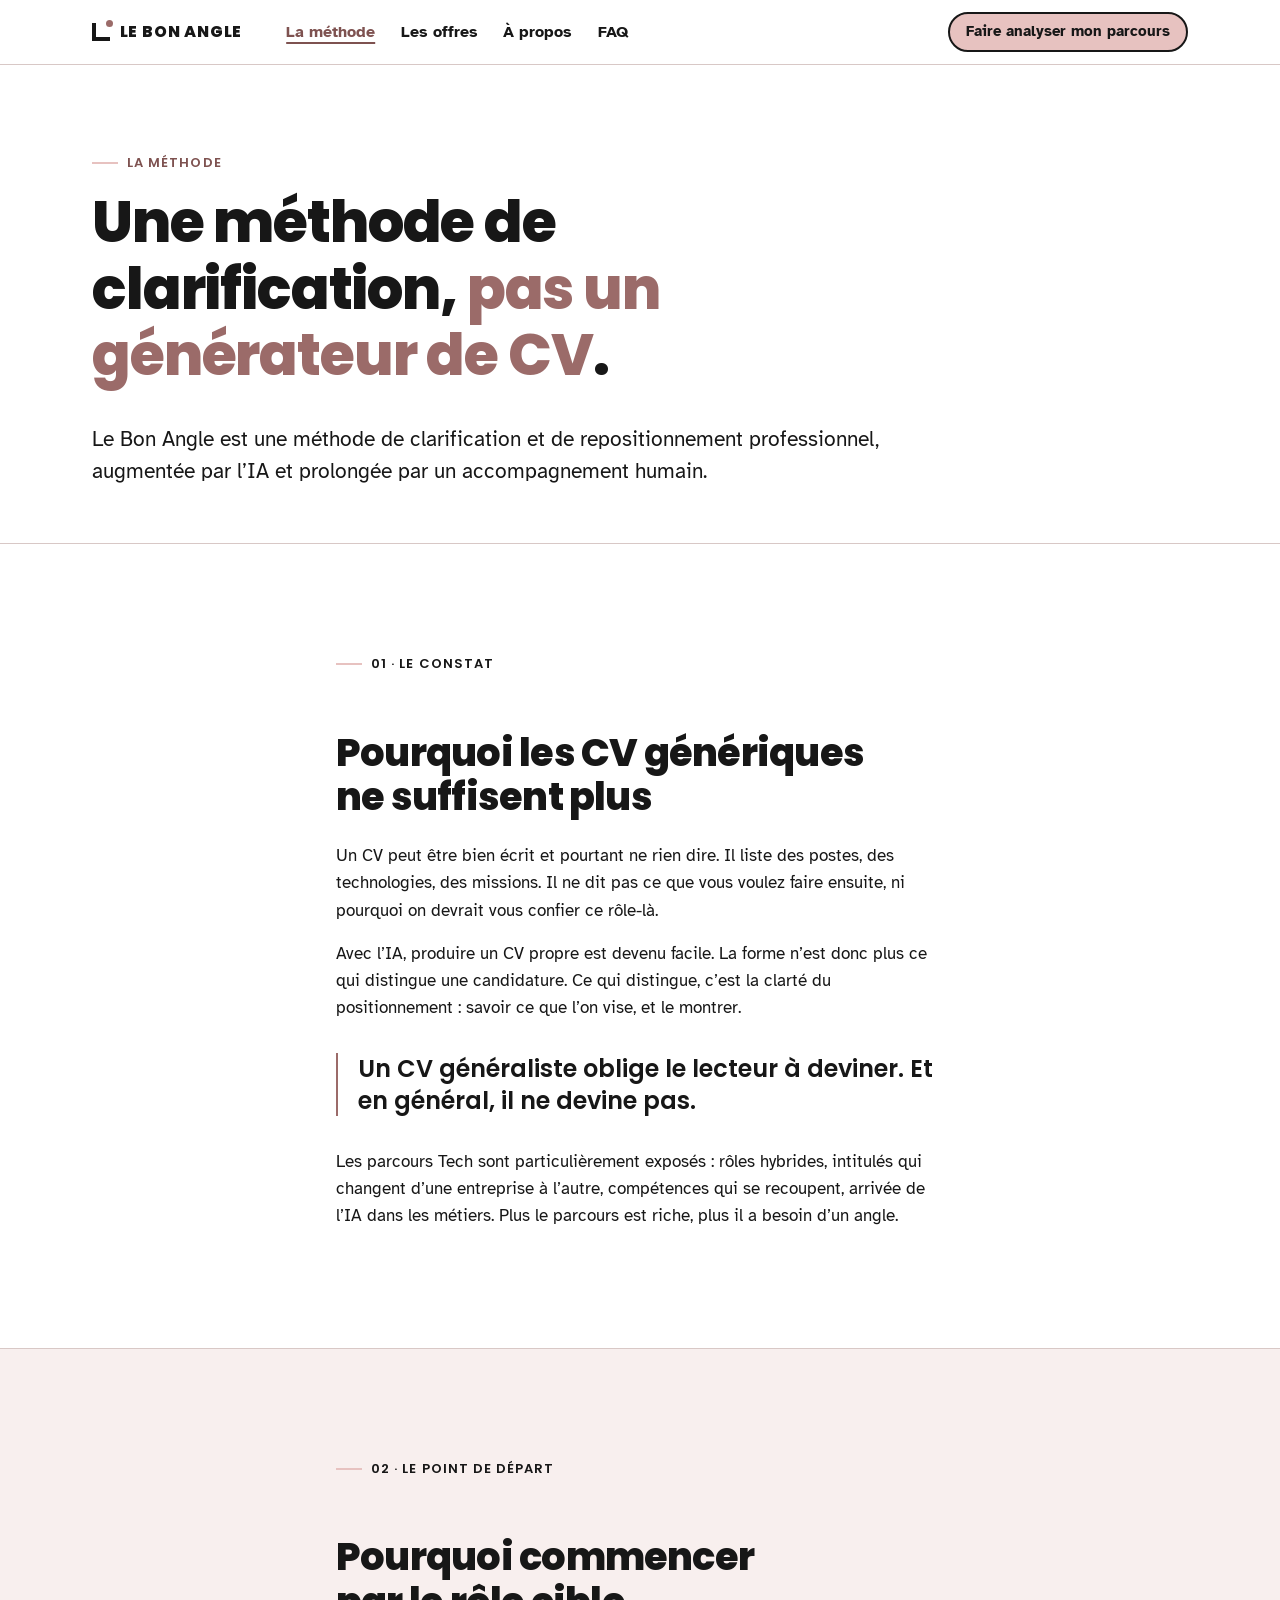
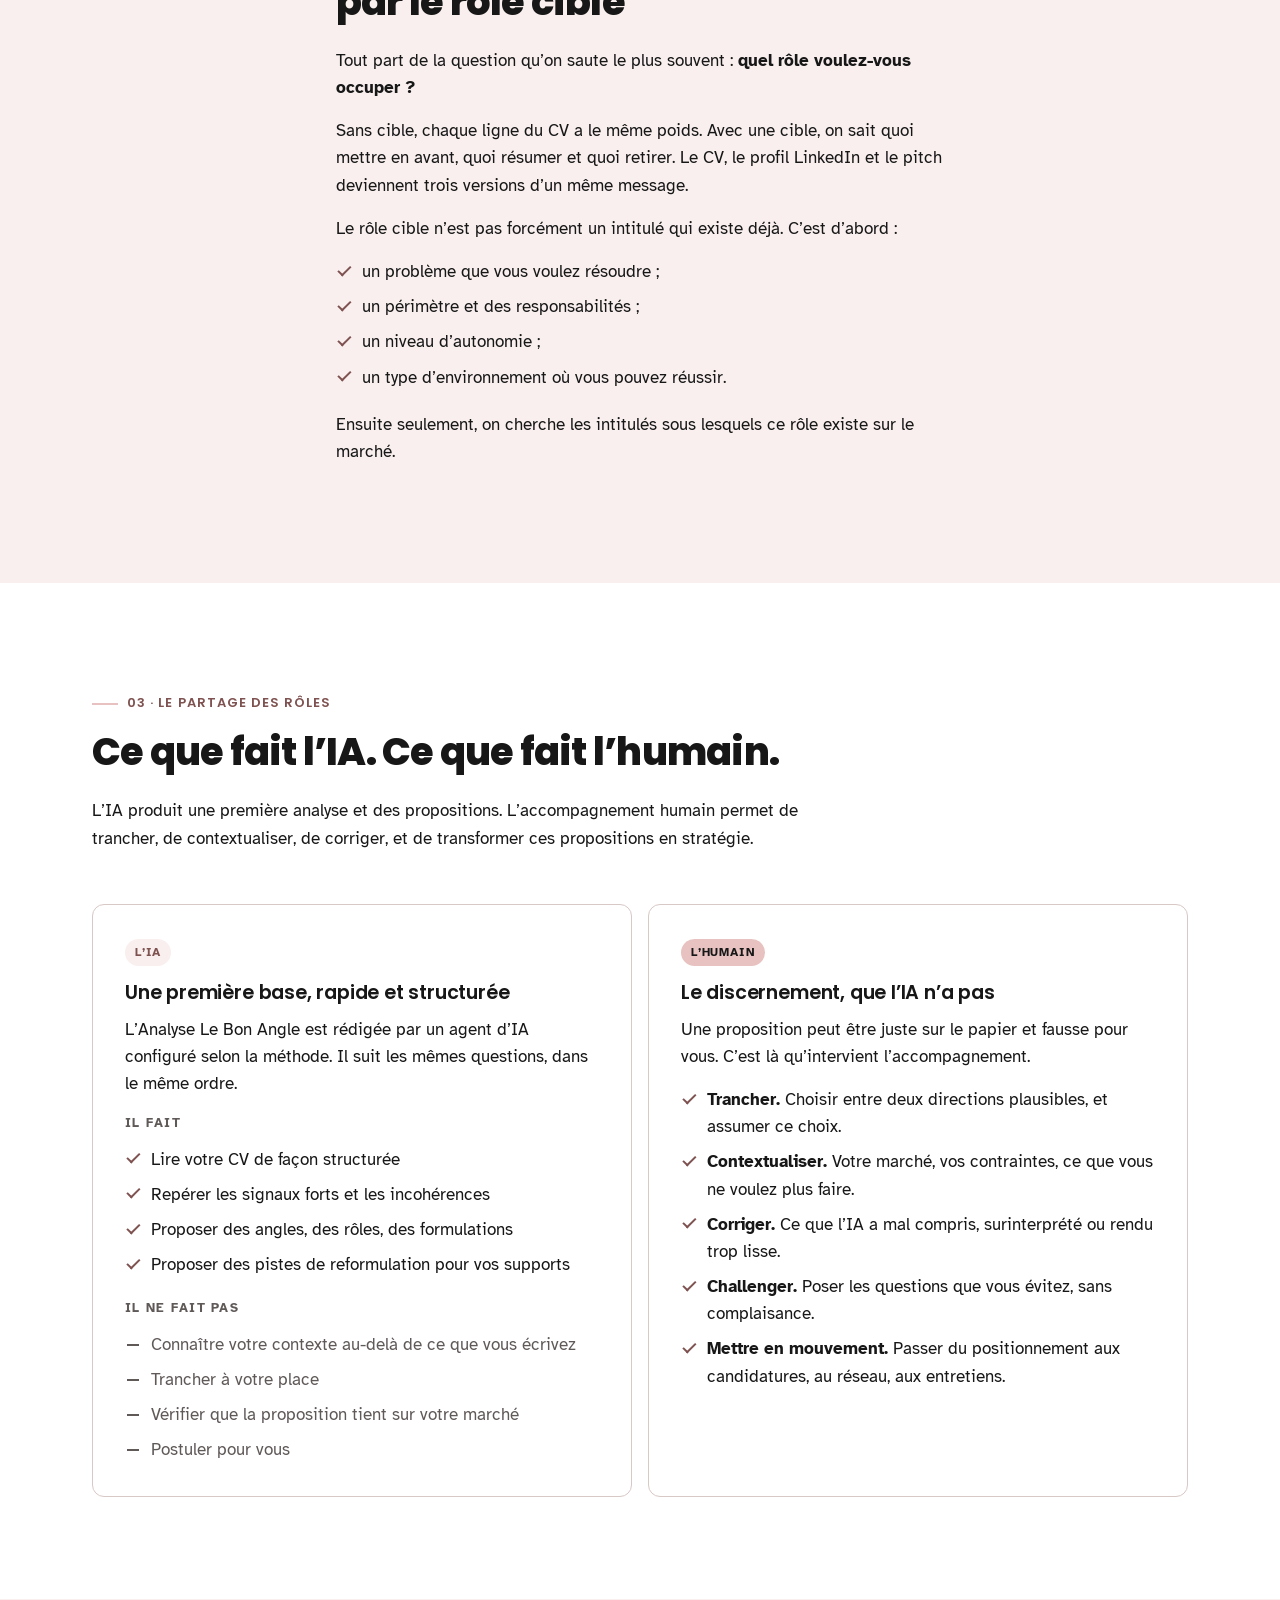
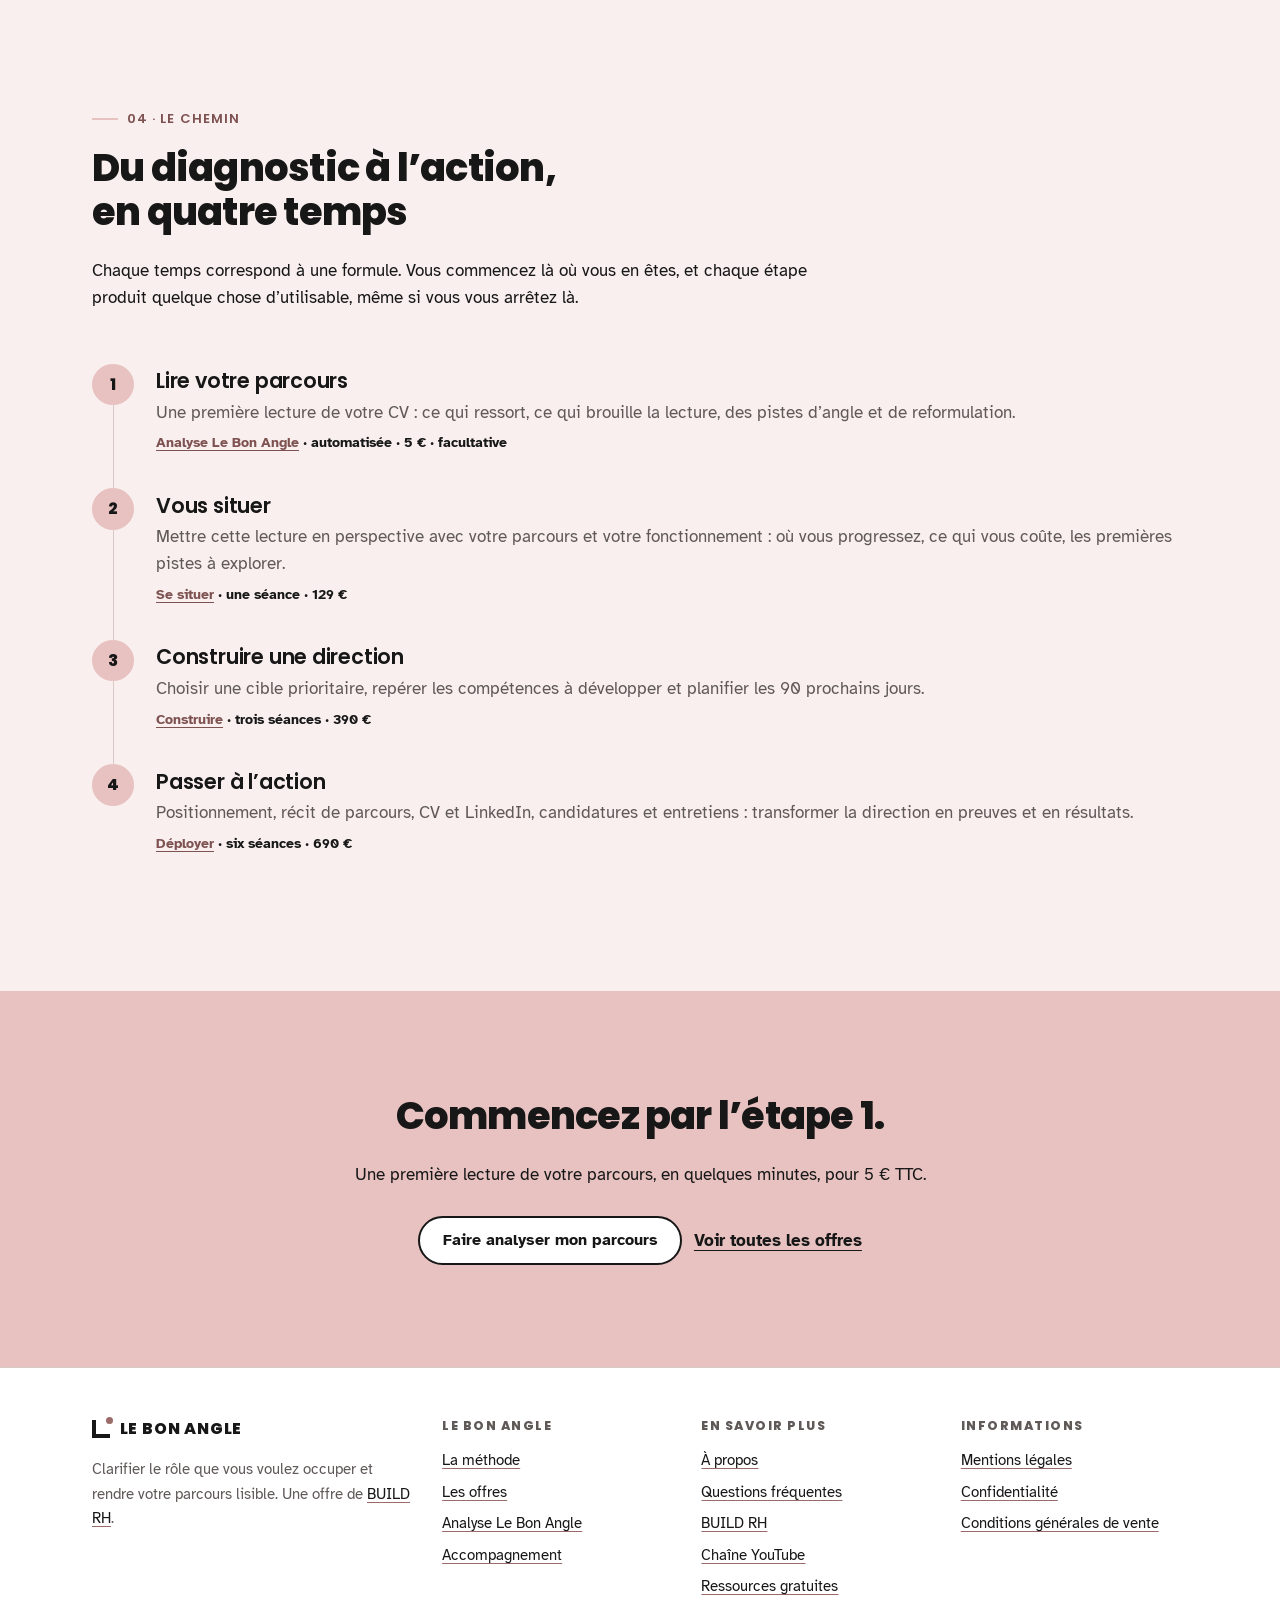
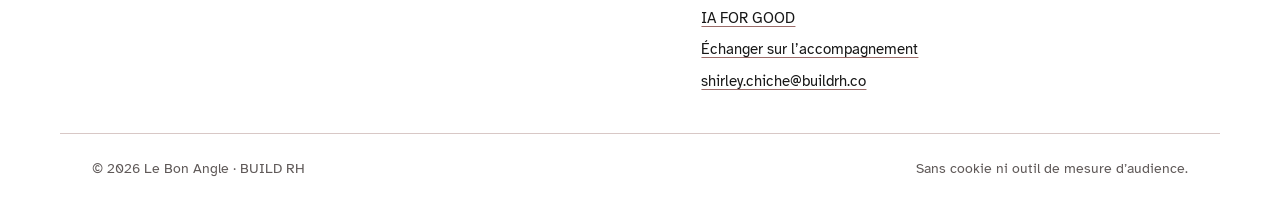
<file: methode.html>
<!doctype html>
<html lang="fr" class="no-js">
<head>
  <meta charset="utf-8">
  <script>document.documentElement.className="js";</script>
  <meta name="viewport" content="width=device-width, initial-scale=1">
  <title>La méthode Le Bon Angle — Repositionnement professionnel, IA et regard humain</title>
  <meta name="description" content="Pourquoi un CV générique ne suffit plus, pourquoi commencer par le rôle cible, ce que fait l’IA et ce que l’humain apporte : la méthode Le Bon Angle, du diagnostic à l’action.">
  <meta name="theme-color" content="#F8EFEE">
  <link rel="canonical" href="https://almosnishirley.github.io/le-bon-angle/methode.html">
  <meta property="og:type" content="website">
  <meta property="og:locale" content="fr_FR">
  <meta property="og:site_name" content="Le Bon Angle">
  <meta property="og:title" content="La méthode Le Bon Angle — Repositionnement professionnel, IA et regard humain">
  <meta property="og:description" content="Pourquoi un CV générique ne suffit plus, pourquoi commencer par le rôle cible, ce que fait l’IA et ce que l’humain apporte : la méthode Le Bon Angle, du diagnostic à l’action.">
  <meta property="og:url" content="https://almosnishirley.github.io/le-bon-angle/methode.html">
  <meta property="og:image" content="https://almosnishirley.github.io/le-bon-angle/assets/images/og-image.png">
  <meta property="og:image:width" content="1200">
  <meta property="og:image:height" content="630">
  <meta property="og:image:alt" content="Le Bon Angle — Construire une trajectoire professionnelle qui tient dans la réalité">
  <meta name="twitter:card" content="summary_large_image">
  <link rel="icon" href="favicon.svg" type="image/svg+xml">
  <link rel="preload" href="assets/fonts/poppins-latin-800-normal.woff2" as="font" type="font/woff2" crossorigin>
  <link rel="preload" href="assets/fonts/atkinson-hyperlegible-latin-400-normal.woff2" as="font" type="font/woff2" crossorigin>
  <link rel="stylesheet" href="assets/css/style.css?v=41">
  <script src="assets/js/config.js?v=40" defer></script>
  <script src="assets/js/main.js?v=40" defer></script>
</head>
<body>
  <a class="skip-link" href="#contenu">Aller au contenu</a>

  <header class="site-header">
    <div class="container header-inner">
      <a class="logo" href="index.html" aria-label="Le Bon Angle, accueil">
        <span class="logo-mark" aria-hidden="true"></span>
        <span class="logo-text">LE BON ANGLE</span>
      </a>
      <nav id="main-nav" class="main-nav" aria-label="Navigation principale">
        <ul>
          <li><a href="methode.html" aria-current="page">La méthode</a></li>
          <li><a href="offres.html">Les offres</a></li>
          <li><a href="a-propos.html">À propos</a></li>
          <li><a href="faq.html">FAQ</a></li>
        </ul>
      </nav>
      <a class="btn btn-primary btn-sm header-cta" href="atelier.html"><span class="long">Faire analyser mon parcours</span><span class="short">Analyser</span></a>
      <button class="menu-toggle" type="button" aria-expanded="false" aria-controls="main-nav">
        <span class="menu-toggle-bars" aria-hidden="true"></span>
        <span class="menu-toggle-label">Menu</span>
      </button>
    </div>
  </header>

  <main id="contenu">
    <section class="page-hero" aria-labelledby="page-title">
      <div class="container">
        <p class="eyebrow">La méthode</p>
        <h1 id="page-title">Une méthode de clarification, <em>pas un générateur de CV</em>.</h1>
        <p class="lead">Le Bon Angle est une méthode de clarification et de repositionnement professionnel, augmentée par l’IA et prolongée par un accompagnement humain.</p>
      </div>
    </section>

    <!-- 1. CV génériques -->
    <section class="section" aria-labelledby="m1">
      <div class="container prose">
        <p class="eyebrow">01 · Le constat</p>
        <h2 id="m1">Pourquoi les CV génériques ne suffisent plus</h2>
        <p>Un CV peut être bien écrit et pourtant ne rien dire. Il liste des postes, des technologies, des missions. Il ne dit pas ce que vous voulez faire ensuite, ni pourquoi on devrait vous confier ce rôle-là.</p>
        <p>Avec l’IA, produire un CV propre est devenu facile. La forme n’est donc plus ce qui distingue une candidature. Ce qui distingue, c’est la clarté du positionnement&nbsp;: savoir ce que l’on vise, et le montrer.</p>
        <p class="pull">Un CV généraliste oblige le lecteur à deviner. Et en général, il ne devine pas.</p>
        <p>Les parcours Tech sont particulièrement exposés&nbsp;: rôles hybrides, intitulés qui changent d’une entreprise à l’autre, compétences qui se recoupent, arrivée de l’IA dans les métiers. Plus le parcours est riche, plus il a besoin d’un angle.</p>
      </div>
    </section>

    <!-- 2. Rôle cible -->
    <section class="section section-alt section-border" aria-labelledby="m2">
      <div class="container prose">
        <p class="eyebrow">02 · Le point de départ</p>
        <h2 id="m2">Pourquoi commencer par le rôle cible</h2>
        <p>Tout part de la question qu’on saute le plus souvent&nbsp;: <strong>quel rôle voulez-vous occuper&nbsp;?</strong></p>
        <p>Sans cible, chaque ligne du CV a le même poids. Avec une cible, on sait quoi mettre en avant, quoi résumer et quoi retirer. Le CV, le profil LinkedIn et le pitch deviennent trois versions d’un même message.</p>
        <p>Le rôle cible n’est pas forcément un intitulé qui existe déjà. C’est d’abord&nbsp;:</p>
        <ul class="checklist">
          <li>un problème que vous voulez résoudre&nbsp;;</li>
          <li>un périmètre et des responsabilités&nbsp;;</li>
          <li>un niveau d’autonomie&nbsp;;</li>
          <li>un type d’environnement où vous pouvez réussir.</li>
        </ul>
        <p>Ensuite seulement, on cherche les intitulés sous lesquels ce rôle existe sur le marché.</p>
      </div>
    </section>

    <!-- 3 & 4. IA / humain -->
    <section class="section" aria-labelledby="m3">
      <div class="container">
        <header class="section-head">
          <p class="eyebrow">03 · Le partage des rôles</p>
          <h2 id="m3">Ce que fait l’IA. Ce que fait l’humain.</h2>
          <p>L’IA produit une première analyse et des propositions. L’accompagnement humain permet de trancher, de contextualiser, de corriger, et de transformer ces propositions en stratégie.</p>
        </header>
        <div class="split">
          <div class="card">
            <span class="tag tag-ia">L’IA</span>
            <h3>Une première base, rapide et structurée</h3>
            <p>L’Analyse Le Bon Angle est rédigée par un agent d’IA configuré selon la méthode. Il suit les mêmes questions, dans le même ordre.</p>
            <p class="list-title">Il fait</p>
            <ul class="checklist">
              <li>Lire votre CV de façon structurée</li>
              <li>Repérer les signaux forts et les incohérences</li>
              <li>Proposer des angles, des rôles, des formulations</li>
              <li>Proposer des pistes de reformulation pour vos supports</li>
            </ul>
            <p class="list-title">Il ne fait pas</p>
            <ul class="minuslist">
              <li>Connaître votre contexte au-delà de ce que vous écrivez</li>
              <li>Trancher à votre place</li>
              <li>Vérifier que la proposition tient sur votre marché</li>
              <li>Postuler pour vous</li>
            </ul>
          </div>
          <div class="card">
            <span class="tag tag-human">L’humain</span>
            <h3 id="m4">Le discernement, que l’IA n’a pas</h3>
            <p>Une proposition peut être juste sur le papier et fausse pour vous. C’est là qu’intervient l’accompagnement.</p>
            <ul class="checklist">
              <li><strong>Trancher.</strong> Choisir entre deux directions plausibles, et assumer ce choix.</li>
              <li><strong>Contextualiser.</strong> Votre marché, vos contraintes, ce que vous ne voulez plus faire.</li>
              <li><strong>Corriger.</strong> Ce que l’IA a mal compris, surinterprété ou rendu trop lisse.</li>
              <li><strong>Challenger.</strong> Poser les questions que vous évitez, sans complaisance.</li>
              <li><strong>Mettre en mouvement.</strong> Passer du positionnement aux candidatures, au réseau, aux entretiens.</li>
            </ul>
          </div>
        </div>
      </div>
    </section>

    <!-- 5. Du diagnostic à l'action -->
    <section class="section section-sage" aria-labelledby="m5">
      <div class="container">
        <header class="section-head">
          <p class="eyebrow">04 · Le chemin</p>
          <h2 id="m5">Du diagnostic à l’action, en quatre temps</h2>
          <p>Chaque temps correspond à une formule. Vous commencez là où vous en êtes, et chaque étape produit quelque chose d’utilisable, même si vous vous arrêtez là.</p>
        </header>
        <ol class="timeline">
          <li>
            <h3>Lire votre parcours</h3>
            <p>Une première lecture de votre CV&nbsp;: ce qui ressort, ce qui brouille la lecture, des pistes d’angle et de reformulation.</p>
            <p class="where"><a class="text-link" href="atelier.html">Analyse Le Bon Angle</a> · automatisée · <span data-prix="analyse">5&nbsp;€</span> · facultative</p>
          </li>
          <li>
            <h3>Vous situer</h3>
            <p>Mettre cette lecture en perspective avec votre parcours et votre fonctionnement&nbsp;: où vous progressez, ce qui vous coûte, les premières pistes à explorer.</p>
            <p class="where"><a class="text-link" href="accompagnement.html#se-situer">Se situer</a> · une séance · <span data-prix="situer">129&nbsp;€</span></p>
          </li>
          <li>
            <h3>Construire une direction</h3>
            <p>Choisir une cible prioritaire, repérer les compétences à développer et planifier les 90 prochains jours.</p>
            <p class="where"><a class="text-link" href="accompagnement.html#construire">Construire</a> · trois séances · <span data-prix="construire">390&nbsp;€</span></p>
          </li>
          <li>
            <h3>Passer à l’action</h3>
            <p>Positionnement, récit de parcours, CV et LinkedIn, candidatures et entretiens&nbsp;: transformer la direction en preuves et en résultats.</p>
            <p class="where"><a class="text-link" href="accompagnement.html#deployer">Déployer</a> · six séances · <span data-prix="deployer">690&nbsp;€</span></p>
          </li>
        </ol>
      </div>
    </section>

    <section class="section section-dark on-dark cta-band" aria-labelledby="final-title">
      <div class="container">
        <h2 id="final-title">Commencez par l’étape 1.</h2>
        <p class="muted">Une première lecture de votre parcours, en quelques minutes, pour <span data-prix="analyse">5&nbsp;€</span> TTC.</p>
        <div class="btn-row">
          <a class="btn btn-primary" href="atelier.html">Faire analyser mon parcours</a>
          <a class="text-link" href="offres.html">Voir toutes les offres</a>
        </div>
      </div>
    </section>
  </main>

  <footer class="site-footer">
    <div class="container footer-grid">
      <div>
        <a class="logo" href="index.html" aria-label="Le Bon Angle, accueil"><span class="logo-mark" aria-hidden="true"></span><span class="logo-text">LE BON ANGLE</span></a>
        <p class="footer-tagline">Clarifier le rôle que vous voulez occuper et rendre votre parcours lisible. Une offre de <a href="https://build-rh.io" data-cfg-href="LIEN_BUILDRH">BUILD RH</a>.</p>
      </div>
      <div>
        <p class="footer-title">Le Bon Angle</p>
        <ul class="footer-links">
          <li><a href="methode.html">La méthode</a></li>
          <li><a href="offres.html">Les offres</a></li>
          <li><a href="atelier.html">Analyse Le Bon Angle</a></li>
          <li><a href="accompagnement.html">Accompagnement</a></li>
        </ul>
      </div>
      <div>
        <p class="footer-title">En savoir plus</p>
        <ul class="footer-links">
          <li><a href="a-propos.html">À propos</a></li>
          <li><a href="faq.html">Questions fréquentes</a></li>
          <li><a href="https://build-rh.io" data-cfg-href="LIEN_BUILDRH">BUILD RH</a></li>
          <li><a href="https://www.youtube.com/@TDArHH" data-cfg-href="LIEN_YOUTUBE">Chaîne YouTube</a></li>
          <li><a href="https://almosnishirley.github.io/bibliotheque-ressources/" data-cfg-href="LIEN_RESSOURCES">Ressources gratuites</a></li>
          <li><a href="https://aiforgood.page/" data-cfg-href="LIEN_IAFORGOOD">IA FOR GOOD</a></li>
          <li><a href="https://calendly.com/shirley-chiche-buildrh/call-decouverte" data-rdv>Échanger sur l’accompagnement</a></li>
          <li hidden data-cfg-if="LIEN_LINKEDIN"><a href="#" data-cfg-href="LIEN_LINKEDIN">LinkedIn</a></li>
          <li hidden data-cfg-if="EMAIL"><a href="#" data-cfg-href="EMAIL"><span data-cfg-text="EMAIL"></span></a></li>
        </ul>
      </div>
      <div>
        <p class="footer-title">Informations</p>
        <ul class="footer-links">
          <li><a href="mentions-legales.html">Mentions légales</a></li>
          <li><a href="confidentialite.html">Confidentialité</a></li>
          <li><a href="cgv.html">Conditions générales de vente</a></li>
        </ul>
      </div>
    </div>
    <div class="container footer-bottom">
      <p>© <span data-year>2026</span> Le Bon Angle · BUILD RH</p>
      <p>Sans cookie ni outil de mesure d’audience.</p>
    </div>
  </footer>
</body>
</html>
</file>
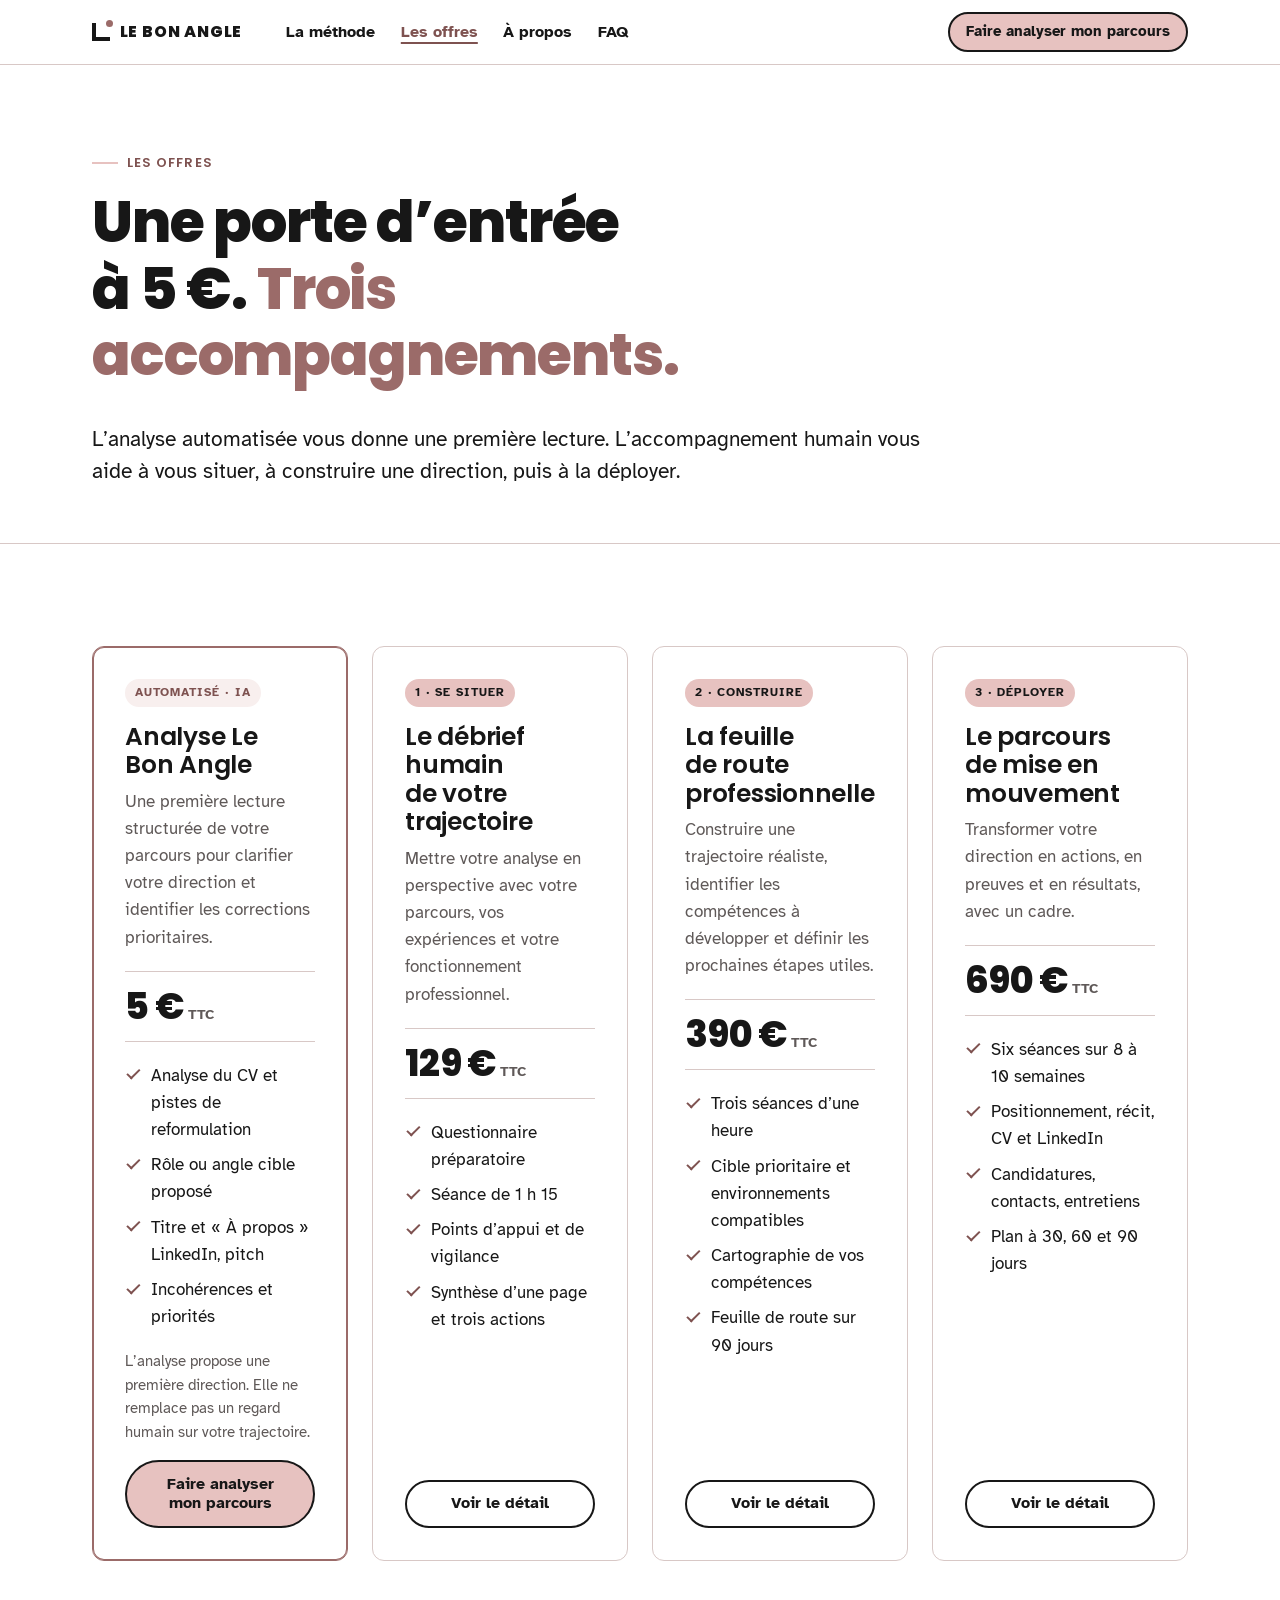
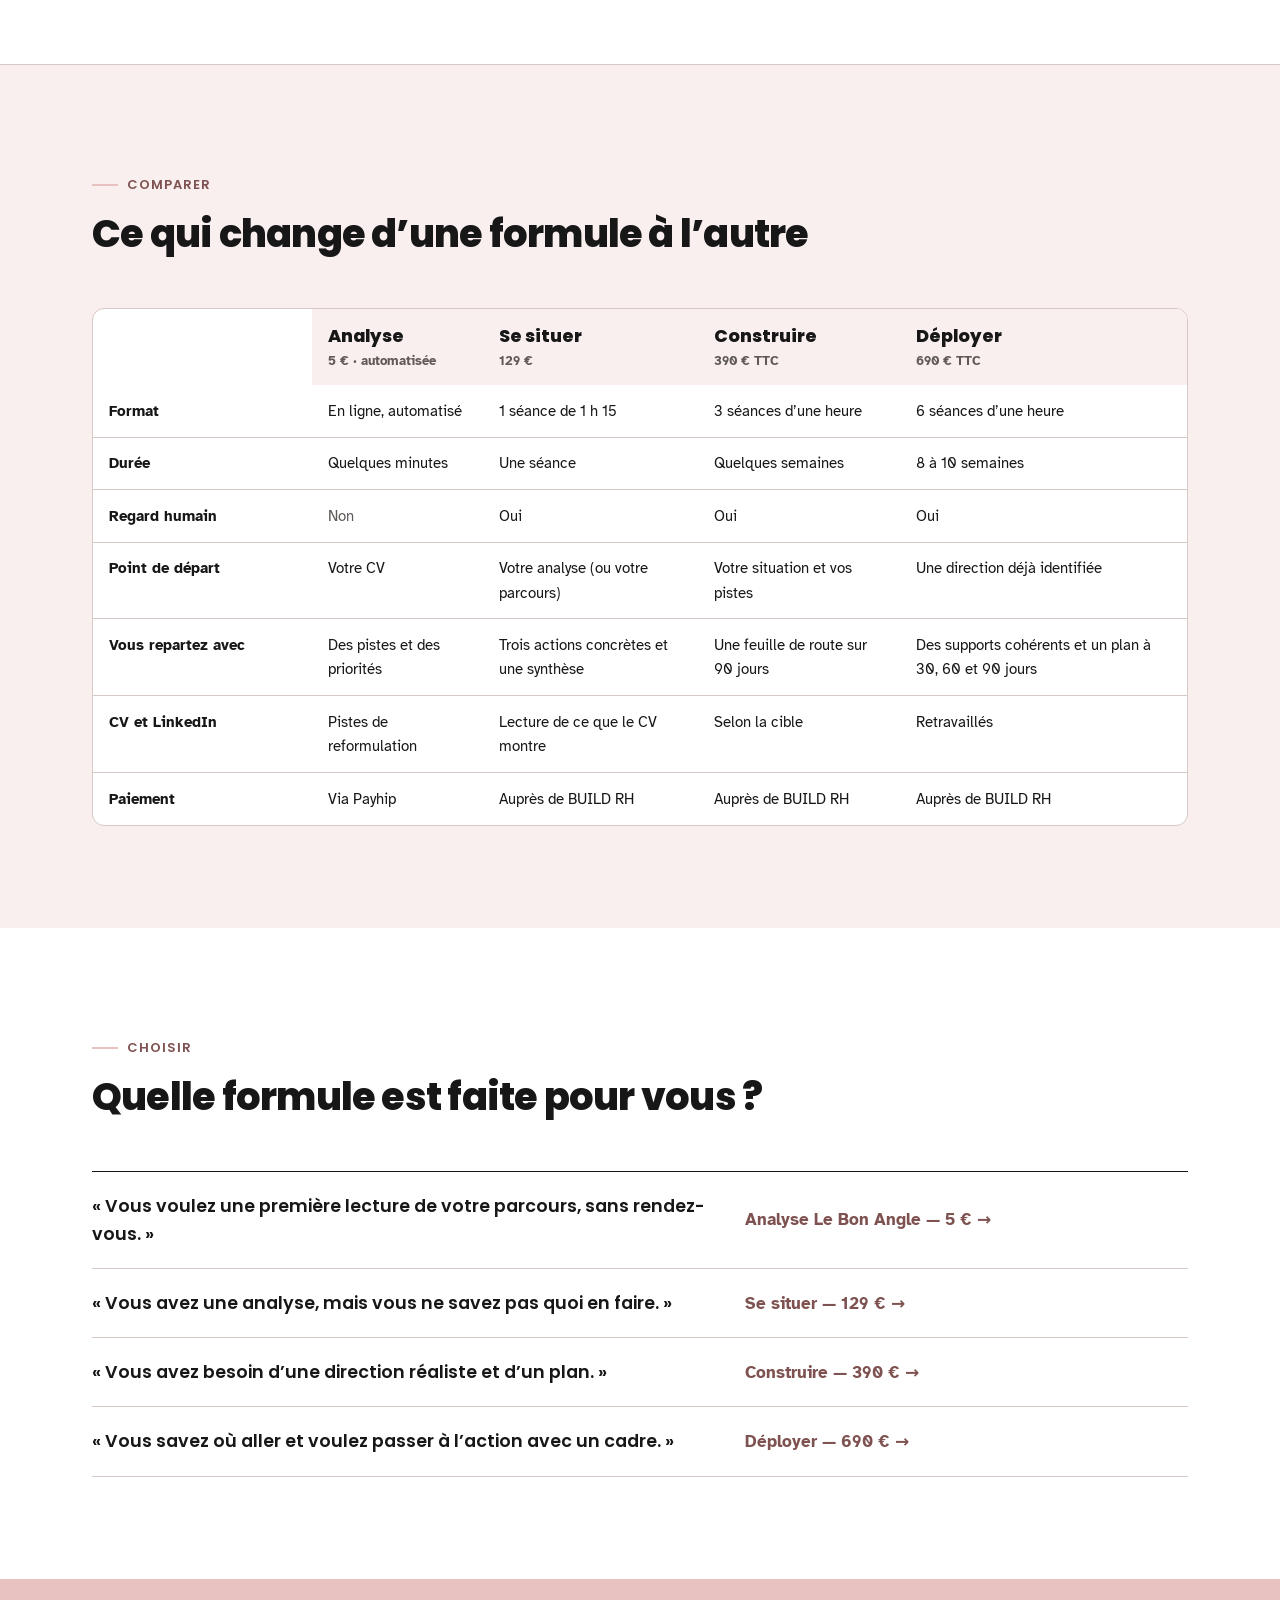
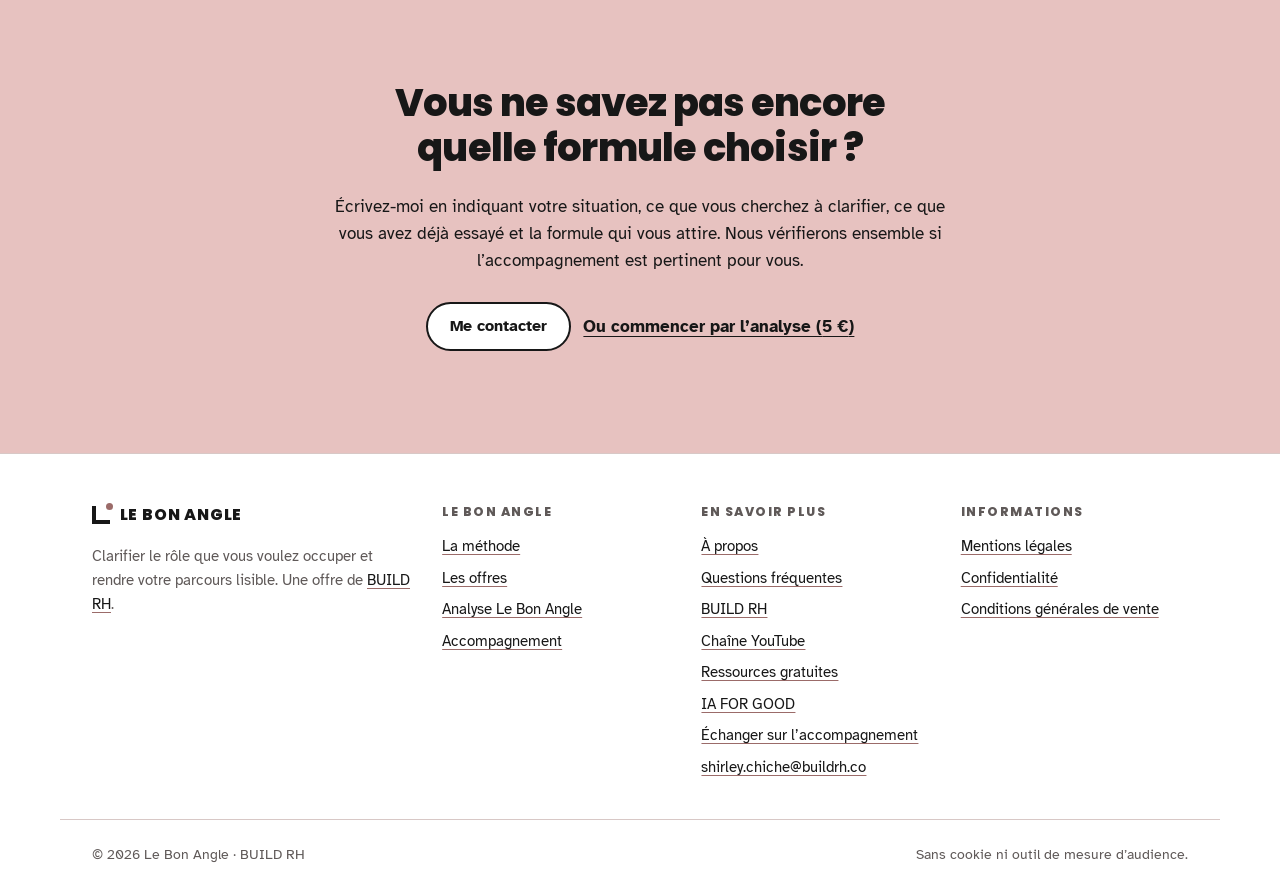
<file: offres.html>
<!doctype html>
<html lang="fr" class="no-js">
<head>
  <meta charset="utf-8">
  <script>document.documentElement.className="js";</script>
  <meta name="viewport" content="width=device-width, initial-scale=1">
  <title>Les offres — Analyse à 5 € et accompagnements de carrière | Le Bon Angle</title>
  <meta name="description" content="Une analyse de parcours à 5 €, puis trois accompagnements : Se situer (129 €), Construire (390 € TTC) et Déployer (690 € TTC).">
  <meta name="theme-color" content="#F8EFEE">
  <link rel="canonical" href="https://almosnishirley.github.io/le-bon-angle/offres.html">
  <meta property="og:type" content="website">
  <meta property="og:locale" content="fr_FR">
  <meta property="og:site_name" content="Le Bon Angle">
  <meta property="og:title" content="Les offres — Analyse à 5 € et accompagnements de carrière | Le Bon Angle">
  <meta property="og:description" content="Une analyse de parcours à 5 €, puis trois accompagnements : Se situer (129 €), Construire (390 € TTC) et Déployer (690 € TTC).">
  <meta property="og:url" content="https://almosnishirley.github.io/le-bon-angle/offres.html">
  <meta property="og:image" content="https://almosnishirley.github.io/le-bon-angle/assets/images/og-image.png">
  <meta property="og:image:width" content="1200">
  <meta property="og:image:height" content="630">
  <meta property="og:image:alt" content="Le Bon Angle — Construire une trajectoire professionnelle qui tient dans la réalité">
  <meta name="twitter:card" content="summary_large_image">
  <link rel="icon" href="favicon.svg" type="image/svg+xml">
  <link rel="preload" href="assets/fonts/poppins-latin-800-normal.woff2" as="font" type="font/woff2" crossorigin>
  <link rel="preload" href="assets/fonts/atkinson-hyperlegible-latin-400-normal.woff2" as="font" type="font/woff2" crossorigin>
  <link rel="stylesheet" href="assets/css/style.css?v=41">
  <script src="assets/js/config.js?v=40" defer></script>
  <script src="assets/js/main.js?v=40" defer></script>
</head>
<body>
  <a class="skip-link" href="#contenu">Aller au contenu</a>

  <header class="site-header">
    <div class="container header-inner">
      <a class="logo" href="index.html" aria-label="Le Bon Angle, accueil">
        <span class="logo-mark" aria-hidden="true"></span>
        <span class="logo-text">LE BON ANGLE</span>
      </a>
      <nav id="main-nav" class="main-nav" aria-label="Navigation principale">
        <ul>
          <li><a href="methode.html">La méthode</a></li>
          <li><a href="offres.html" aria-current="page">Les offres</a></li>
          <li><a href="a-propos.html">À propos</a></li>
          <li><a href="faq.html">FAQ</a></li>
        </ul>
      </nav>
      <a class="btn btn-primary btn-sm header-cta" href="atelier.html"><span class="long">Faire analyser mon parcours</span><span class="short">Analyser</span></a>
      <button class="menu-toggle" type="button" aria-expanded="false" aria-controls="main-nav">
        <span class="menu-toggle-bars" aria-hidden="true"></span>
        <span class="menu-toggle-label">Menu</span>
      </button>
    </div>
  </header>

  <main id="contenu">
    <section class="page-hero" aria-labelledby="page-title">
      <div class="container">
        <p class="eyebrow">Les offres</p>
        <h1 id="page-title">Une porte d’entrée à <span data-prix="analyse">5&nbsp;€</span>. <em>Trois accompagnements.</em></h1>
        <p class="lead">L’analyse automatisée vous donne une première lecture. L’accompagnement humain vous aide à vous situer, à construire une direction, puis à la déployer.</p>
      </div>
    </section>

    <section class="section" aria-labelledby="o-list">
      <div class="container">
        <h2 id="o-list" class="visually-hidden">Les quatre offres</h2>
        <div class="grid grid-4 grid-gap-lg">
          <article class="card offer offer-featured" aria-labelledby="o-analyse">
            <span class="tag tag-ia">Automatisé · IA</span>
            <h3 id="o-analyse">Analyse Le Bon Angle</h3>
            <p class="offer-promise">Une première lecture structurée de votre parcours pour clarifier votre direction et identifier les corrections prioritaires.</p>
            <div class="price">
              <div class="price-main"><span data-prix="analyse">5&nbsp;€</span><small>TTC</small></div>
            </div>
            <ul class="checklist offer-list">
              <li>Analyse du CV et pistes de reformulation</li>
              <li>Rôle ou angle cible proposé</li>
              <li>Titre et «&nbsp;À propos&nbsp;» LinkedIn, pitch</li>
              <li>Incohérences et priorités</li>
            </ul>
            <p class="small muted">L’analyse propose une première direction. Elle ne remplace pas un regard humain sur votre trajectoire.</p>
            <a class="btn btn-primary btn-block" href="atelier.html">Faire analyser mon parcours</a>
          </article>

          <article class="card offer" aria-labelledby="o-se-situer">
            <span class="tag tag-human">1 · Se situer</span>
            <h3 id="o-se-situer">Le débrief humain de votre trajectoire</h3>
            <p class="offer-promise">Mettre votre analyse en perspective avec votre parcours, vos expériences et votre fonctionnement professionnel.</p>
            <div class="price">
              <div class="price-main"><span data-prix="situer">129&nbsp;€</span><small>TTC</small></div>
            </div>
            <ul class="checklist offer-list">
              <li>Questionnaire préparatoire</li>
              <li>Séance de 1 h 15</li>
              <li>Points d’appui et de vigilance</li>
              <li>Synthèse d’une page et trois actions</li>
            </ul>
            <a class="btn btn-secondary btn-block" href="accompagnement.html#se-situer" aria-label="Voir le détail : Le débrief humain de votre trajectoire">Voir le détail</a>
          </article>

          <article class="card offer" aria-labelledby="o-construire">
            <span class="tag tag-human">2 · Construire</span>
            <h3 id="o-construire">La feuille de route professionnelle</h3>
            <p class="offer-promise">Construire une trajectoire réaliste, identifier les compétences à développer et définir les prochaines étapes utiles.</p>
            <div class="price">
              <div class="price-main"><span data-prix="construire">390&nbsp;€</span><small>TTC</small></div>
              <span class="price-note" data-offre-paiement="construire"></span>
            </div>
            <ul class="checklist offer-list">
              <li>Trois séances d’une heure</li>
              <li>Cible prioritaire et environnements compatibles</li>
              <li>Cartographie de vos compétences</li>
              <li>Feuille de route sur 90 jours</li>
            </ul>
            <a class="btn btn-secondary btn-block" href="accompagnement.html#construire" aria-label="Voir le détail : La feuille de route professionnelle">Voir le détail</a>
          </article>

          <article class="card offer" aria-labelledby="o-deployer">
            <span class="tag tag-human">3 · Déployer</span>
            <h3 id="o-deployer">Le parcours de mise en mouvement</h3>
            <p class="offer-promise">Transformer votre direction en actions, en preuves et en résultats, avec un cadre.</p>
            <div class="price">
              <div class="price-main"><span data-prix="deployer">690&nbsp;€</span><small>TTC</small></div>
              <span class="price-note" data-offre-paiement="deployer"></span>
            </div>
            <ul class="checklist offer-list">
              <li>Six séances sur 8 à 10 semaines</li>
              <li>Positionnement, récit, CV et LinkedIn</li>
              <li>Candidatures, contacts, entretiens</li>
              <li>Plan à 30, 60 et 90 jours</li>
            </ul>
            <a class="btn btn-secondary btn-block" href="accompagnement.html#deployer" aria-label="Voir le détail : Le parcours de mise en mouvement">Voir le détail</a>
          </article>
        </div>
      </div>
    </section>

    <section class="section section-alt section-border" aria-labelledby="o-compare">
      <div class="container">
        <header class="section-head">
          <p class="eyebrow">Comparer</p>
          <h2 id="o-compare">Ce qui change d’une formule à l’autre</h2>
        </header>
        <div class="table-wrap" role="region" aria-labelledby="o-compare" tabindex="0">
          <table class="compare">
            <thead>
              <tr>
                <td></td>
                <th scope="col">Analyse<small><span data-prix="analyse">5&nbsp;€</span> · automatisée</small></th>
                <th scope="col">Se situer<small><span data-prix="situer">129&nbsp;€</span></small></th>
                <th scope="col">Construire<small><span data-prix="construire">390&nbsp;€</span> TTC</small></th>
                <th scope="col">Déployer<small><span data-prix="deployer">690&nbsp;€</span> TTC</small></th>
              </tr>
            </thead>
            <tbody>
              <tr><th scope="row">Format</th><td>En ligne, automatisé</td><td>1 séance de 1 h 15</td><td>3 séances d’une heure</td><td>6 séances d’une heure</td></tr>
              <tr><th scope="row">Durée</th><td>Quelques minutes</td><td>Une séance</td><td>Quelques semaines</td><td>8 à 10 semaines</td></tr>
              <tr><th scope="row">Regard humain</th><td><span class="no">Non</span></td><td>Oui</td><td>Oui</td><td>Oui</td></tr>
              <tr><th scope="row">Point de départ</th><td>Votre CV</td><td>Votre analyse (ou votre parcours)</td><td>Votre situation et vos pistes</td><td>Une direction déjà identifiée</td></tr>
              <tr><th scope="row">Vous repartez avec</th><td>Des pistes et des priorités</td><td>Trois actions concrètes et une synthèse</td><td>Une feuille de route sur 90 jours</td><td>Des supports cohérents et un plan à 30, 60 et 90 jours</td></tr>
              <tr><th scope="row">CV et LinkedIn</th><td>Pistes de reformulation</td><td>Lecture de ce que le CV montre</td><td>Selon la cible</td><td>Retravaillés</td></tr>
              <tr><th scope="row">Paiement</th><td>Via Payhip</td><td>Auprès de BUILD RH</td><td>Auprès de BUILD RH</td><td>Auprès de BUILD RH</td></tr>
            </tbody>
          </table>
        </div>
        <p class="table-hint">Faites défiler le tableau horizontalement pour voir les quatre formules.</p>
      </div>
    </section>

    <section class="section" aria-labelledby="o-choose">
      <div class="container">
        <header class="section-head">
          <p class="eyebrow">Choisir</p>
          <h2 id="o-choose">Quelle formule est faite pour vous&nbsp;?</h2>
        </header>
        <ul class="chooser">
          <li><q>Vous voulez une première lecture de votre parcours, sans rendez-vous.</q><a class="arrow-link" href="atelier.html">Analyse Le Bon Angle — <span data-prix="analyse">5&nbsp;€</span></a></li>
          <li><q>Vous avez une analyse, mais vous ne savez pas quoi en faire.</q><a class="arrow-link" href="accompagnement.html#se-situer">Se situer — <span data-prix="situer">129&nbsp;€</span></a></li>
          <li><q>Vous avez besoin d’une direction réaliste et d’un plan.</q><a class="arrow-link" href="accompagnement.html#construire">Construire — <span data-prix="construire">390&nbsp;€</span></a></li>
          <li><q>Vous savez où aller et voulez passer à l’action avec un cadre.</q><a class="arrow-link" href="accompagnement.html#deployer">Déployer — <span data-prix="deployer">690&nbsp;€</span></a></li>
        </ul>
      </div>
    </section>

    <section class="section section-dark on-dark cta-band" aria-labelledby="final-title">
      <div class="container">
        <h2 id="final-title">Vous ne savez pas encore quelle formule choisir&nbsp;?</h2>
        <p>Écrivez-moi en indiquant votre situation, ce que vous cherchez à clarifier, ce que vous avez déjà essayé et la formule qui vous attire. Nous vérifierons ensemble si l’accompagnement est pertinent pour vous.</p>
        <div class="btn-row">
          <a class="btn btn-primary" href="mailto:shirley.chiche@buildrh.co" data-contact="general">Me contacter</a>
          <a class="text-link" href="atelier.html">Ou commencer par l’analyse (<span data-prix="analyse">5&nbsp;€</span>)</a>
        </div>
      </div>
    </section>
  </main>

  <footer class="site-footer">
    <div class="container footer-grid">
      <div>
        <a class="logo" href="index.html" aria-label="Le Bon Angle, accueil"><span class="logo-mark" aria-hidden="true"></span><span class="logo-text">LE BON ANGLE</span></a>
        <p class="footer-tagline">Clarifier le rôle que vous voulez occuper et rendre votre parcours lisible. Une offre de <a href="https://build-rh.io" data-cfg-href="LIEN_BUILDRH">BUILD RH</a>.</p>
      </div>
      <div>
        <p class="footer-title">Le Bon Angle</p>
        <ul class="footer-links">
          <li><a href="methode.html">La méthode</a></li>
          <li><a href="offres.html">Les offres</a></li>
          <li><a href="atelier.html">Analyse Le Bon Angle</a></li>
          <li><a href="accompagnement.html">Accompagnement</a></li>
        </ul>
      </div>
      <div>
        <p class="footer-title">En savoir plus</p>
        <ul class="footer-links">
          <li><a href="a-propos.html">À propos</a></li>
          <li><a href="faq.html">Questions fréquentes</a></li>
          <li><a href="https://build-rh.io" data-cfg-href="LIEN_BUILDRH">BUILD RH</a></li>
          <li><a href="https://www.youtube.com/@TDArHH" data-cfg-href="LIEN_YOUTUBE">Chaîne YouTube</a></li>
          <li><a href="https://almosnishirley.github.io/bibliotheque-ressources/" data-cfg-href="LIEN_RESSOURCES">Ressources gratuites</a></li>
          <li><a href="https://aiforgood.page/" data-cfg-href="LIEN_IAFORGOOD">IA FOR GOOD</a></li>
          <li><a href="https://calendly.com/shirley-chiche-buildrh/call-decouverte" data-rdv>Échanger sur l’accompagnement</a></li>
          <li hidden data-cfg-if="LIEN_LINKEDIN"><a href="#" data-cfg-href="LIEN_LINKEDIN">LinkedIn</a></li>
          <li hidden data-cfg-if="EMAIL"><a href="#" data-cfg-href="EMAIL"><span data-cfg-text="EMAIL"></span></a></li>
        </ul>
      </div>
      <div>
        <p class="footer-title">Informations</p>
        <ul class="footer-links">
          <li><a href="mentions-legales.html">Mentions légales</a></li>
          <li><a href="confidentialite.html">Confidentialité</a></li>
          <li><a href="cgv.html">Conditions générales de vente</a></li>
        </ul>
      </div>
    </div>
    <div class="container footer-bottom">
      <p>© <span data-year>2026</span> Le Bon Angle · BUILD RH</p>
      <p>Sans cookie ni outil de mesure d’audience.</p>
    </div>
  </footer>
</body>
</html>
</file>
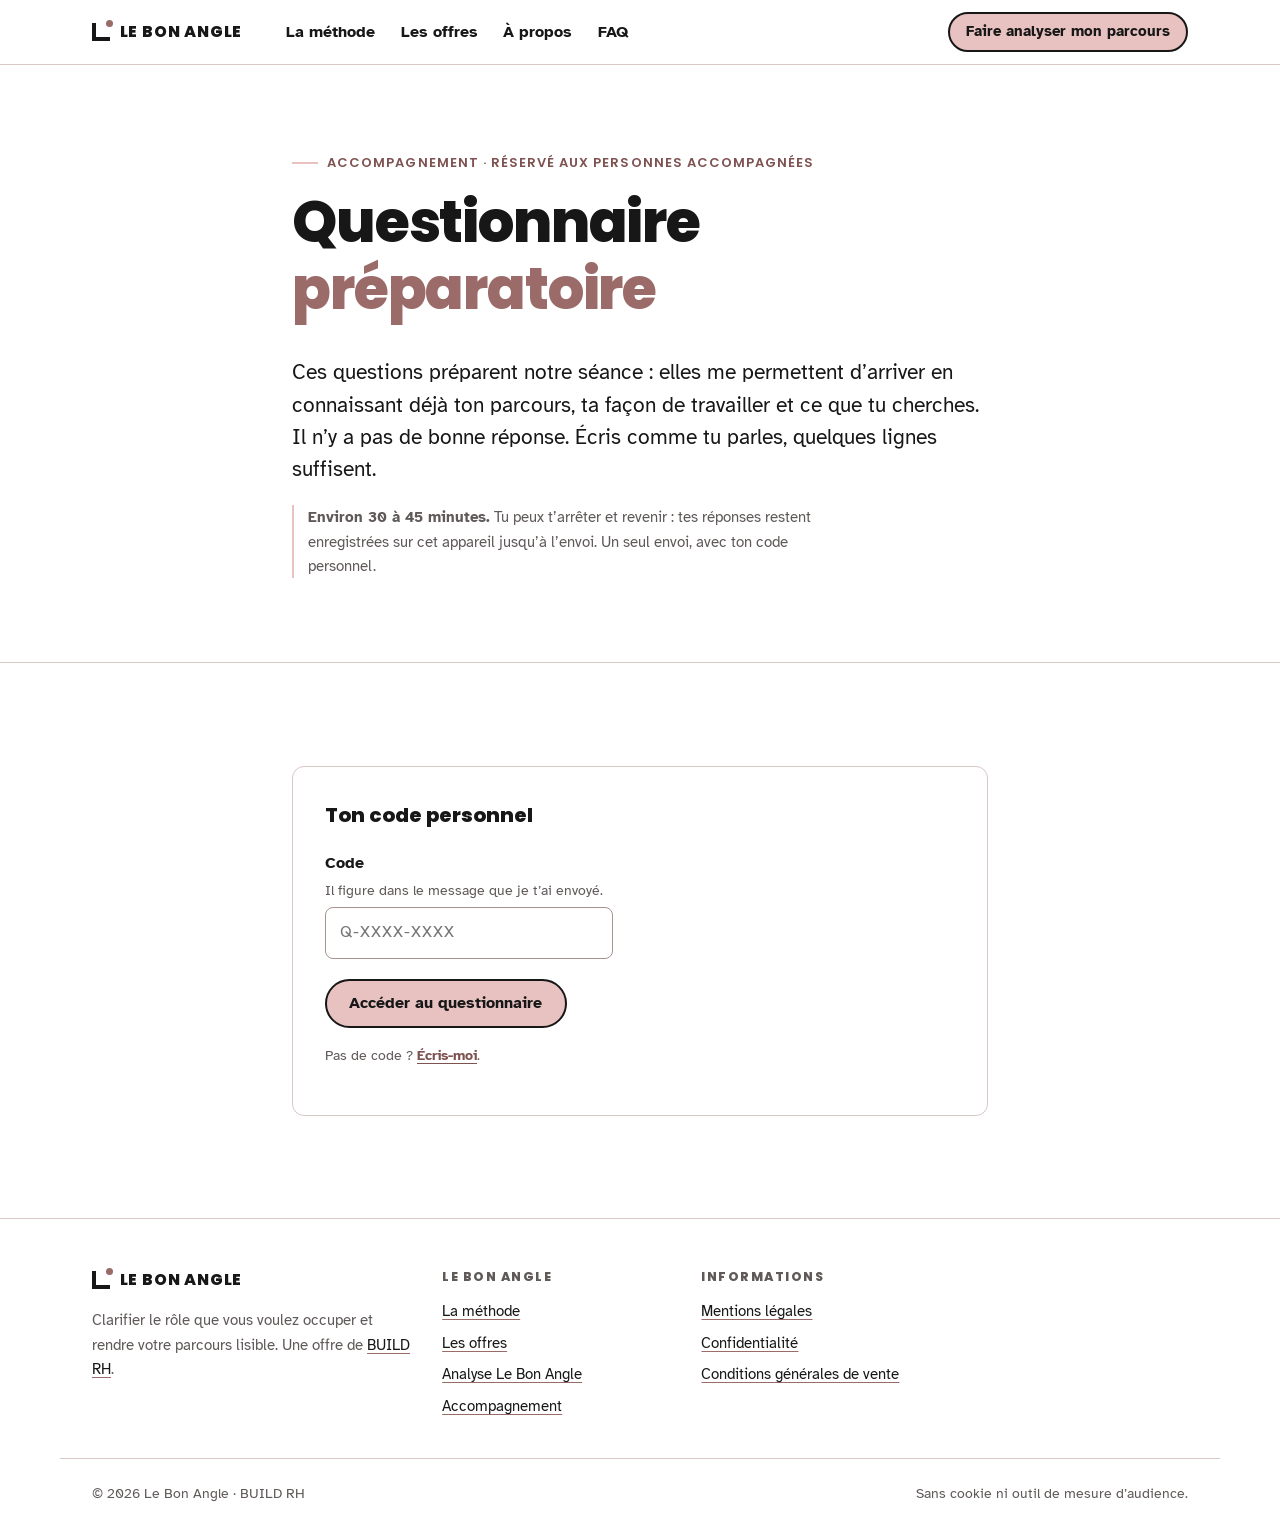
<file: questionnaire.html>
<!doctype html>
<html lang="fr" class="no-js">
<head>
  <meta charset="utf-8">
  <script>document.documentElement.className="js";</script>
  <meta name="viewport" content="width=device-width, initial-scale=1">
  <meta name="robots" content="noindex, nofollow">
  <title>Questionnaire préparatoire — Le Bon Angle</title>
  <meta name="theme-color" content="#F8EFEE">
  <link rel="icon" href="favicon.svg" type="image/svg+xml">
  <link rel="preload" href="assets/fonts/poppins-latin-800-normal.woff2" as="font" type="font/woff2" crossorigin>
  <link rel="preload" href="assets/fonts/atkinson-hyperlegible-latin-400-normal.woff2" as="font" type="font/woff2" crossorigin>
  <link rel="stylesheet" href="assets/css/style.css?v=41">
  <style>
    .field input[type="email"] { width: 100%; font: inherit; font-size: 1rem; color: var(--ink); background: #fff; border: 1px solid var(--field); border-radius: var(--radius); padding: 0.75rem 0.9rem; min-height: 48px; }
    .field input[type="email"]:focus-visible { outline: 3px solid var(--ink); outline-offset: 1px; border-color: var(--ink); }
    #code { max-width: 18rem; letter-spacing: .06em; text-transform: uppercase; }
    .ouinon { display: flex; gap: 1.5rem; }
    .doc-bloc + .doc-bloc { border-top: 1px solid var(--border); padding-top: 1.25rem; margin-top: 1.5rem; }
    .doc-bloc h3 { font-size: 1.05rem; margin: 0 0 0.6rem; }
    .brouillon { color: var(--muted); font-size: .92rem; margin: .75rem 0 0; }
    .bonjour { font-family: var(--font-title); font-weight: 800; font-size: 1.3rem; margin: 0; }
  </style>
  <script src="assets/js/config.js?v=40" defer></script>
  <script src="assets/js/main.js?v=40" defer></script>
  <script src="assets/js/questionnaire-config.js?v=1" defer></script>
  <script src="assets/vendor/pdf.min.js" defer></script>
  <script src="assets/vendor/mammoth.browser.min.js" defer></script>
  <script src="assets/js/questionnaire.js?v=1" defer></script>
</head>
<body>
  <a class="skip-link" href="#contenu">Aller au contenu</a>

  <header class="site-header">
    <div class="container header-inner">
      <a class="logo" href="index.html" aria-label="Le Bon Angle, accueil">
        <span class="logo-mark" aria-hidden="true"></span>
        <span class="logo-text">LE BON ANGLE</span>
      </a>
      <nav id="main-nav" class="main-nav" aria-label="Navigation principale">
        <ul>
          <li><a href="methode.html">La méthode</a></li>
          <li><a href="offres.html">Les offres</a></li>
          <li><a href="a-propos.html">À propos</a></li>
          <li><a href="faq.html">FAQ</a></li>
        </ul>
      </nav>
      <a class="btn btn-primary btn-sm header-cta" href="atelier.html"><span class="long">Faire analyser mon parcours</span><span class="short">Analyser</span></a>
      <button class="menu-toggle" type="button" aria-expanded="false" aria-controls="main-nav">
        <span class="menu-toggle-bars" aria-hidden="true"></span>
        <span class="menu-toggle-label">Menu</span>
      </button>
    </div>
  </header>

  <main id="contenu">
    <section class="page-hero" aria-labelledby="page-title">
      <div class="container container-narrow">
        <p class="eyebrow">Accompagnement · réservé aux personnes accompagnées</p>
        <h1 id="page-title">Questionnaire <em>préparatoire</em></h1>
        <p class="lead">Ces questions préparent notre séance : elles me permettent d’arriver en connaissant déjà ton parcours, ta façon de travailler et ce que tu cherches. Il n’y a pas de bonne réponse. Écris comme tu parles, quelques lignes suffisent.</p>
        <p class="hero-target"><strong>Environ 30 à 45 minutes.</strong> Tu peux t’arrêter et revenir : tes réponses restent enregistrées sur cet appareil jusqu’à l’envoi. Un seul envoi, avec ton code personnel.</p>
      </div>
    </section>

    <section class="section">
      <div class="container container-narrow">

        <!-- Étape 1 : code -->
        <form id="code-form" class="app-steps" novalidate>
          <fieldset class="a-step">
            <legend>Ton code personnel</legend>
            <div class="field">
              <label class="field-label" for="code">Code <span class="hint">Il figure dans le message que je t’ai envoyé.</span></label>
              <input type="text" id="code" autocomplete="off" spellcheck="false" autocapitalize="characters" placeholder="Q-XXXX-XXXX">
            </div>
            <p class="form-error" id="code-error" role="alert"></p>
            <button type="submit" class="btn btn-primary" id="code-btn" style="margin-top:1.25rem">Accéder au questionnaire</button>
            <p class="hint" style="margin-top:1rem">Pas de code ? <a class="text-link" data-contact href="#">Écris-moi</a>.</p>
          </fieldset>
        </form>

        <!-- Étape 2 : questionnaire -->
        <form id="form" class="app-steps" novalidate hidden>
          <p class="bonjour" id="bonjour"></p>

          <fieldset class="a-step">
            <legend><span class="n" aria-hidden="true">01</span> Toi</legend>
            <div class="field-row">
              <div class="field"><label class="field-label" for="nom">Prénom et nom</label><input type="text" id="nom" autocomplete="name"></div>
              <div class="field"><label class="field-label" for="email">E-mail <span class="hint">pour que je puisse te répondre</span></label><input type="email" id="email" autocomplete="email"></div>
            </div>
          </fieldset>

          <div id="sections" class="app-steps"></div>

          <fieldset class="a-step">
            <legend><span class="n" aria-hidden="true" id="num-docs"></span> Tes documents</legend>
            <p class="a-intro">Dépose un fichier (PDF, Word .docx ou texte), ou colle le texte ou un lien. Les fichiers me sont transmis tels quels.</p>
            <div id="documents"></div>
          </fieldset>

          <fieldset class="a-step">
            <legend><span class="n" aria-hidden="true" id="num-envoi"></span> Envoyer</legend>
            <div class="privacy-box">
              <p><strong>Où vont tes réponses ?</strong> Elles me sont envoyées par e-mail, avec tes documents. Un agent d’IA (hébergé sur la plateforme Dust) en rédige au passage une première synthèse pour moi ; il ne reçoit ni ton e-mail ni ton téléphone. Je conserve tes réponses le temps de l’accompagnement, et tu peux demander leur suppression à tout moment. <a class="text-link" href="confidentialite.html#questionnaire">En savoir plus</a></p>
            </div>
            <label class="check check-consent">
              <input type="checkbox" id="consent">
              <span>J’accepte que mes réponses et mes documents soient traités de cette façon pour préparer mon accompagnement.</span>
            </label>
            <p class="form-error" id="form-error" role="alert"></p>
            <button type="submit" class="btn btn-primary" id="submit-btn">Envoyer mon questionnaire</button>
            <p class="brouillon" id="brouillon" aria-live="polite"></p>
          </fieldset>
        </form>

        <!-- Étape 3 : merci -->
        <div id="merci" class="card" tabindex="-1" hidden>
          <h2>Merci, c’est envoyé.</h2>
          <p>J’ai bien reçu ton questionnaire et tes documents. Je les lirai avant notre séance.</p>
          <p style="margin-bottom:0">Un oubli ou un ajout ? <a class="text-link" data-contact href="#">Écris-moi</a> simplement.</p>
        </div>
      </div>
    </section>
  </main>

  <footer class="site-footer">
    <div class="container footer-grid">
      <div>
        <a class="logo" href="index.html" aria-label="Le Bon Angle, accueil"><span class="logo-mark" aria-hidden="true"></span><span class="logo-text">LE BON ANGLE</span></a>
        <p class="footer-tagline">Clarifier le rôle que vous voulez occuper et rendre votre parcours lisible. Une offre de <a href="https://build-rh.io" data-cfg-href="LIEN_BUILDRH">BUILD RH</a>.</p>
      </div>
      <div>
        <p class="footer-title">Le Bon Angle</p>
        <ul class="footer-links">
          <li><a href="methode.html">La méthode</a></li>
          <li><a href="offres.html">Les offres</a></li>
          <li><a href="atelier.html">Analyse Le Bon Angle</a></li>
          <li><a href="accompagnement.html">Accompagnement</a></li>
        </ul>
      </div>
      <div>
        <p class="footer-title">Informations</p>
        <ul class="footer-links">
          <li><a href="mentions-legales.html">Mentions légales</a></li>
          <li><a href="confidentialite.html">Confidentialité</a></li>
          <li><a href="cgv.html">Conditions générales de vente</a></li>
        </ul>
      </div>
    </div>
    <div class="container footer-bottom">
      <p>© <span data-year>2026</span> Le Bon Angle · BUILD RH</p>
      <p>Sans cookie ni outil de mesure d’audience.</p>
    </div>
  </footer>
</body>
</html>
</file>
<file: assets/css/style.css>
/* =====================================================================
   LE BON ANGLE — Feuille de style unique
   ---------------------------------------------------------------------
   Mobile d'abord. Couleurs et typographie définies une seule fois
   ci-dessous (:root). Contrastes vérifiés WCAG AA :
   - --accent (#C76547) = 3,6:1 → décors et GRANDS textes uniquement
   - --accent-dark (#98452F) = 6,5:1 → boutons, liens, petits textes
   - --muted (#5E666E) = 5,3:1 → texte secondaire
   ===================================================================== */

/* ---------- Polices auto-hébergées (aucun appel à un service tiers) ---------- */
@font-face { font-family: "Poppins"; src: url("../fonts/poppins-latin-600-normal.woff2") format("woff2"); font-weight: 600; font-style: normal; font-display: swap; }
@font-face { font-family: "Poppins"; src: url("../fonts/poppins-latin-800-normal.woff2") format("woff2"); font-weight: 800; font-style: normal; font-display: swap; }
@font-face { font-family: "Atkinson Hyperlegible"; src: url("../fonts/atkinson-hyperlegible-latin-400-normal.woff2") format("woff2"); font-weight: 400; font-style: normal; font-display: swap; }
@font-face { font-family: "Atkinson Hyperlegible"; src: url("../fonts/atkinson-hyperlegible-latin-700-normal.woff2") format("woff2"); font-weight: 700; font-style: normal; font-display: swap; }

:root {
  /* Palette Build RH (identique à l'ancien site) */
  --powder: #E7C2C0;        /* rose poudré : blocs, boutons (texte noir dessus) */
  --bg: #FFFFFF;            /* fond général */
  --surface: #FFFFFF;       /* cartes */
  --surface-2: #F8EFEE;     /* rose très clair : sections alternées */
  --ink: #171717;           /* noir */
  --muted: #5F5958;         /* texte secondaire (jamais sur le rose poudré) */
  --accent: #9B6B69;        /* rose foncé : décor et GRANDS textes uniquement (4,4:1) */
  --accent-dark: #7E5250;   /* rose foncé lisible : liens, petits textes (5,8:1) */
  --accent-darker: #171717;
  --accent-soft: #F8EFEE;
  --sage: #E7C2C0;
  --sage-light: #F8EFEE;
  --sage-dark: #7E5250;
  --border: #D8C8C6;        /* bordures */
  --field: #A8938F;         /* contour des champs (≥ 3:1) */
  --on-dark: #171717;
  --on-dark-muted: #171717;
  --accent-on-dark: #171717;

  /* Typographie */
  --font-title: "Poppins", "Avenir Next", "Segoe UI", system-ui, sans-serif;
  --font-body: "Atkinson Hyperlegible", system-ui, -apple-system, "Segoe UI", Roboto, Arial, sans-serif;

  /* Rythme */
  --gutter: 1rem;
  --container: 1160px;
  --narrow: 760px;
  --section-y: clamp(3.5rem, 8vw, 6.5rem);
  --radius: 8px;
  --radius-lg: 12px;
  --header-h: 64px;
}

/* ---------- Base ---------- */
*, *::before, *::after { box-sizing: border-box; }
html { -webkit-text-size-adjust: 100%; scroll-behavior: smooth; scroll-padding-top: calc(var(--header-h) + 1rem); }
body {
  margin: 0;
  background: var(--bg);
  color: var(--ink);
  font-family: var(--font-body);
  font-size: 1.0625rem;
  line-height: 1.6;
  text-rendering: optimizeLegibility;
  -webkit-font-smoothing: antialiased;
  overflow-x: hidden;
}
img, svg { max-width: 100%; display: block; }
h1, h2, h3, h4 { font-family: var(--font-title); font-weight: 800; line-height: 1.15; letter-spacing: -0.02em; margin: 0 0 0.6em; text-wrap: balance; }
h1 { font-size: clamp(2rem, 5.4vw, 3.4rem); }
h2 { font-size: clamp(1.6rem, 3.8vw, 2.4rem); }
h3 { font-size: 1.2rem; font-weight: 600; letter-spacing: -0.01em; }
h1 em, h2 em { font-style: normal; color: var(--accent); }
p { margin: 0 0 1rem; }
ul, ol { margin: 0 0 1rem; }
a { color: var(--accent-dark); }
strong { font-weight: 700; }
hr { border: 0; border-top: 1px solid var(--border); margin: 2rem 0; }
:focus-visible { outline: 3px solid var(--ink); outline-offset: 3px; border-radius: 2px; }
::selection { background: var(--powder); }

/* Un élément marqué « hidden » reste caché, quel que soit son style */
[hidden] { display: none !important; }
.visually-hidden { position: absolute !important; width: 1px; height: 1px; padding: 0; margin: -1px; overflow: hidden; clip: rect(0 0 0 0); white-space: nowrap; border: 0; }
.skip-link { position: absolute; left: 1rem; top: -100px; z-index: 100; background: var(--ink); color: #fff; padding: 0.75rem 1rem; border-radius: var(--radius); font-weight: 700; }
.skip-link:focus { top: 1rem; }

.container { width: 100%; max-width: var(--container); margin-inline: auto; padding-inline: var(--gutter); }
.container-narrow { max-width: var(--narrow); }
@media (min-width: 700px) { :root { --gutter: 2rem; } }

/* ---------- Textes utilitaires ---------- */
.eyebrow {
  display: inline-flex; align-items: center; gap: 0.6rem;
  font-family: var(--font-title); font-size: 0.8125rem; font-weight: 600; letter-spacing: 0.08em; text-transform: uppercase;
  color: var(--accent-dark); margin: 0 0 1rem;
}
.eyebrow::before { content: ""; width: 1.6rem; height: 2px; background: var(--powder); }
.lead { font-size: clamp(1.1rem, 2vw, 1.3rem); line-height: 1.55; color: var(--ink); max-width: 40em; }
.muted { color: var(--muted); }
.small { font-size: 0.92rem; }
.text-link { color: var(--accent-dark); font-weight: 700; text-decoration: underline; text-decoration-thickness: 1px; text-underline-offset: 0.22em; }
.text-link:hover { color: var(--accent-darker); text-decoration-thickness: 2px; }
.arrow-link { font-weight: 700; color: var(--accent-dark); text-decoration: none; display: inline-flex; gap: 0.4rem; align-items: center; }
.arrow-link::after { content: "→"; transition: transform .2s ease; }
.arrow-link:hover { text-decoration: underline; text-underline-offset: 0.22em; }
.arrow-link:hover::after { transform: translateX(3px); }

/* ---------- Boutons (deux styles seulement) ---------- */
.btn {
  display: inline-flex; align-items: center; justify-content: center; gap: 0.5rem;
  min-height: 48px; padding: 0.8rem 1.4rem;
  font: inherit; font-weight: 700; font-size: 1rem; line-height: 1.2; text-align: center;
  border-radius: 999px; border: 2px solid var(--ink);
  text-decoration: none; cursor: pointer;
  transition: background-color .2s ease, color .2s ease, border-color .2s ease, transform .2s ease;
}
.btn:active { transform: translateY(1px); }
.btn-primary { background: var(--powder); color: var(--ink); }
.btn-primary:hover { background: var(--ink); color: #fff; }
.btn-secondary { background: #fff; color: var(--ink); border-color: var(--ink); }
.btn-secondary:hover { background: var(--ink); color: #fff; }
.btn-sm { min-height: 40px; padding: 0.5rem 1rem; font-size: 0.92rem; }
.btn-block { width: 100%; }
.btn[disabled] { opacity: 0.6; cursor: wait; }
.btn-row { display: flex; flex-wrap: wrap; gap: 0.75rem; align-items: center; }
.btn-row + .micro { margin-top: 1rem; }
.micro { font-size: 0.92rem; color: var(--muted); max-width: 34em; }

/* Sur fond sombre : mêmes styles, couleurs inversées */
.on-dark .btn-primary { background: #fff; color: var(--ink); }
.on-dark .btn-primary:hover { background: var(--ink); color: #fff; }

.on-dark .text-link, .on-dark .arrow-link { color: var(--on-dark); }
.on-dark :focus-visible { outline-color: var(--on-dark); }

/* ---------- Logo ---------- */
.logo { display: inline-flex; align-items: center; gap: 0.6rem; color: var(--ink); text-decoration: none; font-family: var(--font-title); font-weight: 800; letter-spacing: 0.05em; font-size: 1rem; }
.logo-text { white-space: nowrap; }
.logo-mark { width: 18px; height: 18px; border-left: 4px solid var(--ink); border-bottom: 4px solid var(--ink); position: relative; flex-shrink: 0; }
.logo-mark::after { content: ""; position: absolute; width: 7px; height: 7px; right: -3px; top: -3px; background: var(--accent); border-radius: 50%; }
@media (forced-colors: active) { .logo-mark, .logo-mark::after { forced-color-adjust: none; } .btn, .card { border: 2px solid ButtonText; } }

/* ---------- En-tête ---------- */
.site-header {
  position: sticky; top: 0; z-index: 50;
  background: rgba(255, 255, 255, 0.96);
  -webkit-backdrop-filter: saturate(140%) blur(8px); backdrop-filter: saturate(140%) blur(8px);
  border-bottom: 1px solid var(--border);
}
.header-inner { display: flex; align-items: center; gap: 0.75rem; min-height: var(--header-h); }
.header-inner .logo { margin-right: auto; }
.header-cta .long { display: none; }
@media (min-width: 420px) { .header-cta .long { display: inline; } .header-cta .short { display: none; } }

.menu-toggle {
  display: inline-flex; align-items: center; gap: 0.5rem;
  min-height: 40px; padding: 0.4rem 0.6rem;
  font: inherit; font-weight: 700; font-size: 0.92rem; color: var(--ink);
  background: transparent; border: 1px solid var(--border); border-radius: var(--radius); cursor: pointer;
}
.menu-toggle-bars, .menu-toggle-bars::before, .menu-toggle-bars::after { display: block; width: 16px; height: 1.5px; background: currentColor; position: relative; transition: transform .2s ease, opacity .2s ease; }
.menu-toggle-bars::before, .menu-toggle-bars::after { content: ""; position: absolute; left: 0; }
.menu-toggle-bars::before { top: -5px; }
.menu-toggle-bars::after { top: 5px; }
.menu-toggle[aria-expanded="true"] .menu-toggle-bars { background: transparent; }
.menu-toggle[aria-expanded="true"] .menu-toggle-bars::before { transform: translateY(5px) rotate(45deg); }
.menu-toggle[aria-expanded="true"] .menu-toggle-bars::after { transform: translateY(-5px) rotate(-45deg); }

.main-nav ul { list-style: none; margin: 0; padding: 0; }
.main-nav a { color: var(--ink); text-decoration: none; font-weight: 700; font-size: 0.98rem; }
.main-nav a:hover { color: var(--accent-dark); }
.main-nav a[aria-current="page"] { color: var(--accent-dark); text-decoration: underline; text-underline-offset: 0.35em; text-decoration-thickness: 1.5px; }

/* Mobile : panneau sous l'en-tête */
@media (max-width: 959px) {
  .js .main-nav {
    position: absolute; left: 0; right: 0; top: 100%;
    background: var(--bg); border-bottom: 1px solid var(--border);
    box-shadow: 0 16px 32px -20px rgba(32, 38, 43, 0.35);
    display: none;
  }
  .js .main-nav.is-open { display: block; }
  .main-nav ul { padding: 0.5rem var(--gutter) 1rem; max-width: var(--container); margin-inline: auto; }
  .main-nav li + li { border-top: 1px solid var(--border); }
  .main-nav a { display: block; padding: 0.85rem 0; font-size: 1.05rem; }
  .no-js .main-nav { order: 10; width: 100%; }
  .no-js .menu-toggle { display: none; }
  .no-js .header-inner { flex-wrap: wrap; }
  .no-js .main-nav ul { display: flex; flex-wrap: wrap; gap: 0 1rem; padding: 0 0 0.75rem; }
  .no-js .main-nav li + li { border: 0; }
}
@media (min-width: 960px) {
  .menu-toggle { display: none; }
  .main-nav { order: 0; }
  .main-nav ul { display: flex; gap: 1.6rem; }
  .header-inner .logo { margin-right: 2rem; }
  .main-nav { margin-right: auto; }
}

/* ---------- Sections ---------- */
.section { padding-block: var(--section-y); }
.section-alt { background: var(--surface-2); }
.section-sage { background: var(--sage-light); }
.section-border { border-top: 1px solid var(--border); }
.section-dark { background: var(--powder); color: var(--ink); }
.section-dark h2, .section-dark h3 { color: var(--on-dark); }
.section-dark h2 em { color: var(--accent-on-dark); }
.section-dark .eyebrow { color: var(--ink); }
.section-dark .muted, .section-dark .micro { color: var(--on-dark-muted); }
.section-head { max-width: 46rem; margin-bottom: clamp(2rem, 5vw, 3.25rem); }
.section-head.center { margin-inline: auto; text-align: center; }
.section-head.center .eyebrow::before { display: none; }
.section-head p:last-child { margin-bottom: 0; }
.section-foot { margin-top: clamp(2rem, 4vw, 3rem); }

/* ---------- Hero ---------- */
.hero { padding-block: clamp(2.75rem, 7vw, 5.5rem) clamp(3rem, 7vw, 5.5rem); }
.hero-grid { display: grid; gap: clamp(2.5rem, 6vw, 4rem); align-items: center; }
@media (min-width: 960px) { .hero-grid { grid-template-columns: 1.15fr 0.85fr; } }
.hero h1 { max-width: 19ch; hyphens: manual; }
.hero .lead { margin-bottom: 1.75rem; }
.hero-target { font-size: 0.95rem; color: var(--muted); border-left: 2px solid var(--sage); padding-left: 0.85rem; margin: 0 0 1.75rem; max-width: 36em; }

.hero-visual { margin: 0; }
.hero-visual svg { width: 100%; height: auto; }
.hero-visual figcaption { font-family: var(--font-title); font-weight: 600; font-size: 1.15rem; color: var(--muted); margin-top: 0.75rem; text-align: center; }
.hv-dot { fill: var(--powder); }
.hv-dot-on { fill: var(--accent); }
.hv-line { stroke: var(--ink); stroke-width: 1.5; fill: none; }
.hv-line-faint { stroke: var(--muted); stroke-width: 1; stroke-dasharray: 3 6; fill: none; opacity: .7; }
.hv-arc { stroke: var(--accent); stroke-width: 1.5; fill: none; }
.hv-crop { stroke: var(--ink); stroke-width: 1.5; fill: none; }
.hv-label { font-family: var(--font-title); font-weight: 600; font-size: 15px; fill: var(--accent-dark); }
@media (prefers-reduced-motion: no-preference) {
  .js .hv-draw { stroke-dasharray: 520; stroke-dashoffset: 520; animation: hv-draw 1.6s .3s ease-out forwards; }
  .js .hv-arc { stroke-dasharray: 60; stroke-dashoffset: 60; animation: hv-draw 0.8s 1.5s ease-out forwards; }
  .js .hv-dot-on { opacity: 0; animation: hv-fade .5s ease-out forwards; }
  .js .hv-dot-on:nth-of-type(1) { animation-delay: .7s; }
  .js .hv-dot-on:nth-of-type(2) { animation-delay: .95s; }
  .js .hv-dot-on:nth-of-type(3) { animation-delay: 1.2s; }
  .js .hv-dot-on:nth-of-type(4) { animation-delay: 1.45s; }
  .js .hv-label { opacity: 0; animation: hv-fade .6s 2s ease-out forwards; }
}
@keyframes hv-draw { to { stroke-dashoffset: 0; } }
@keyframes hv-fade { to { opacity: 1; } }

/* En-tête des pages intérieures */
.page-hero { padding-block: clamp(2.75rem, 7vw, 5rem) clamp(2rem, 5vw, 3.5rem); border-bottom: 1px solid var(--border); }
.page-hero h1 { max-width: 18ch; font-size: clamp(2.1rem, 5.4vw, 3.6rem); }
.page-hero .lead { margin-bottom: 0; }
.page-hero .lead + .hero-target { margin-top: 1.25rem; }
.page-hero .btn-row { margin-top: 1.75rem; }

/* ---------- Cadre (marques de recadrage aux coins) ---------- */
.frame { position: relative; }
.frame::before, .frame::after {
  content: ""; position: absolute; width: 18px; height: 18px; pointer-events: none;
  border-color: var(--accent); border-style: solid;
}
.frame::before { top: -1px; left: -1px; border-width: 2px 0 0 2px; }
.frame::after { bottom: -1px; right: -1px; border-width: 0 2px 2px 0; }

/* ---------- Cartes ---------- */
.card { background: var(--surface); border: 1px solid var(--border); border-radius: var(--radius-lg); padding: clamp(1.25rem, 3vw, 2rem); }
.card > :last-child { margin-bottom: 0; }
.grid { display: grid; gap: 1rem; }
@media (min-width: 700px) { .grid-2 { grid-template-columns: repeat(2, 1fr); } .grid-3 { grid-template-columns: repeat(2, 1fr); } .grid-4 { grid-template-columns: repeat(2, 1fr); } }
@media (min-width: 1000px) { .grid-3 { grid-template-columns: repeat(3, 1fr); } .grid-4 { grid-template-columns: repeat(4, 1fr); } }
.grid-gap-lg { gap: clamp(1rem, 3vw, 1.5rem); }

/* Phrases de blocage */
.pains { list-style: none; padding: 0; margin: 0; display: grid; gap: 0.75rem; }
@media (min-width: 700px) { .pains { grid-template-columns: repeat(2, 1fr); } }
@media (min-width: 1000px) { .pains { grid-template-columns: repeat(3, 1fr); } }
.pains li {
  background: var(--surface); border: 1px solid var(--border); border-radius: var(--radius-lg);
  padding: 1.25rem 1.25rem 1.25rem 3rem; position: relative;
  font-family: var(--font-title); font-weight: 600; font-size: 1.05rem; line-height: 1.4;
}
.pains li::before { content: "«"; position: absolute; left: 1.1rem; top: 0.9rem; color: var(--accent); font-size: 1.6rem; line-height: 1; font-weight: 800; }
.pains-closing { margin-top: 2rem; font-size: 1.1rem; max-width: 44em; }
.pains-closing strong { color: var(--accent-dark); }

/* Liste numérotée de bénéfices */
.clarify { list-style: none; padding: 0; margin: 0; display: grid; gap: 0; counter-reset: c; }
@media (min-width: 700px) { .clarify { grid-template-columns: repeat(2, 1fr); column-gap: 3rem; } }
@media (min-width: 1000px) { .clarify { grid-template-columns: repeat(3, 1fr); } }
.clarify li { counter-increment: c; border-top: 1px solid var(--ink); padding: 1.1rem 0 1.75rem; }
.clarify li::before { content: counter(c, decimal-leading-zero); display: block; font-family: var(--font-title); font-weight: 800; color: var(--accent-dark); font-size: 0.95rem; margin-bottom: 0.35rem; }
.clarify h3 { font-size: 1.3rem; margin-bottom: 0.4rem; }
.clarify p { margin: 0; color: var(--muted); }

/* Étapes de méthode */
.steps { list-style: none; padding: 0; margin: 0; display: grid; gap: 1rem; }
@media (min-width: 700px) { .steps { grid-template-columns: repeat(2, 1fr); } }
@media (min-width: 1000px) { .steps { grid-template-columns: repeat(4, 1fr); } }
.step { background: var(--surface); border: 1px solid var(--border); border-radius: var(--radius-lg); padding: 1.5rem; position: relative; }
.step-num { display: inline-grid; place-items: center; width: 2.75rem; height: 2.75rem; background: var(--powder); border-radius: 50%; font-family: var(--font-title); font-weight: 800; font-size: 0.95rem; color: var(--ink); margin-bottom: 1rem; }
.step h3 { font-size: 1.3rem; margin-bottom: 0.5rem; }
.step p { margin: 0; color: var(--muted); }
.step-tag { display: inline-block; margin-top: 1rem; font-size: 0.78rem; font-weight: 700; letter-spacing: 0.08em; text-transform: uppercase; padding: 0.2rem 0.55rem; border-radius: 99px; }
.tag-ia { background: var(--sage-light); color: var(--sage-dark); }
.tag-human { background: var(--powder); color: var(--ink); }

/* ---------- Offres ---------- */
.tag { display: inline-block; font-size: 0.75rem; font-weight: 700; letter-spacing: 0.08em; text-transform: uppercase; padding: 0.25rem 0.6rem; border-radius: 99px; margin-bottom: 1rem; }
.offer { display: flex; flex-direction: column; height: 100%; }
.offer > .tag, .next-steps .tag, .buy-card .tag { align-self: flex-start; }
.offer h3 { font-size: 1.55rem; margin-bottom: 0.5rem; }
.offer-promise { color: var(--muted); margin-bottom: 1.25rem; }
.offer-featured { border-color: var(--accent); box-shadow: 0 0 0 1px var(--accent) inset; }
.offer .btn { margin-top: auto; }
.offer-list { margin-bottom: 1.5rem; }

.price { margin: 0 0 1.25rem; padding: 1rem 0; border-block: 1px solid var(--border); }
.price-main { font-family: var(--font-title); font-weight: 800; font-size: 2.3rem; line-height: 1; letter-spacing: -0.02em; }
.price-main small { font-family: var(--font-body); font-size: 0.85rem; font-weight: 700; letter-spacing: 0; color: var(--muted); margin-left: 0.25rem; }
.price-note { display: block; font-size: 0.9rem; color: var(--muted); margin-top: 0.4rem; }
.price-note strong { color: var(--accent-dark); }

.checklist, .minuslist { list-style: none; padding: 0; margin: 0 0 1.25rem; display: grid; gap: 0.5rem; }
.checklist li, .minuslist li { position: relative; padding-left: 1.6rem; }
.checklist li::before { content: ""; position: absolute; left: 0.1rem; top: 0.45em; width: 0.8rem; height: 0.45rem; border-left: 2px solid var(--sage-dark); border-bottom: 2px solid var(--sage-dark); transform: rotate(-45deg); }
.minuslist li { color: var(--muted); }
.minuslist li::before { content: ""; position: absolute; left: 0.1rem; top: 0.75em; width: 0.75rem; height: 2px; background: var(--muted); }
.checklist.cols-2 { gap: 0.5rem 2rem; }
@media (min-width: 700px) { .checklist.cols-2 { grid-template-columns: 1fr 1fr; } }
.list-title { font-size: 0.8rem; font-weight: 700; letter-spacing: 0.1em; text-transform: uppercase; color: var(--muted); margin: 0 0 0.75rem; font-family: var(--font-body); }

/* Bloc analyse (accueil + page analyse) */
.analysis-block { display: grid; gap: clamp(1.5rem, 4vw, 3rem); align-items: start; }
@media (min-width: 960px) { .analysis-block { grid-template-columns: 1.4fr 1fr; } }
.buy-card { background: var(--surface); border: 1px solid var(--border); border-radius: var(--radius-lg); padding: clamp(1.5rem, 3vw, 2rem); }
.buy-card .price { border-top: 0; padding-top: 0; }
.buy-card .btn { width: 100%; }
.buy-card .note-box { margin-bottom: 1.25rem; }
.buy-card .secondary-link { display: block; text-align: center; margin-top: 1rem; }
.facts { display: grid; gap: 0.6rem; margin: 0 0 1.5rem; }
.facts div { display: flex; justify-content: space-between; gap: 1rem; font-size: 0.95rem; border-bottom: 1px dashed var(--border); padding-bottom: 0.6rem; }
.facts dt { color: var(--muted); }
.facts dd { margin: 0; font-weight: 700; text-align: right; }

/* Tableau comparatif */
.table-wrap { overflow-x: auto; border: 1px solid var(--border); border-radius: var(--radius-lg); background: var(--surface); }
.compare { width: 100%; border-collapse: collapse; min-width: 760px; font-size: 0.95rem; }
.compare th, .compare td { padding: 0.85rem 1rem; text-align: left; vertical-align: top; border-bottom: 1px solid var(--border); }
.compare thead th { font-family: var(--font-title); font-weight: 800; font-size: 1.1rem; background: var(--surface-2); }
.compare thead th small { display: block; font-family: var(--font-body); font-size: 0.82rem; color: var(--muted); font-weight: 700; }
.compare tbody th { font-weight: 700; width: 20%; }
.compare tr:last-child > * { border-bottom: 0; }
.compare .no { color: var(--muted); }
.table-hint { font-size: 0.88rem; color: var(--muted); margin-top: 0.6rem; }
@media (min-width: 820px) { .table-hint { display: none; } }

/* Guide de choix */
.chooser { list-style: none; padding: 0; margin: 0; border-top: 1px solid var(--ink); }
.chooser li { display: grid; gap: 0.35rem 2rem; padding: 1.25rem 0; border-bottom: 1px solid var(--border); align-items: center; }
@media (min-width: 760px) { .chooser li { grid-template-columns: 1.4fr 1fr; } }
.chooser q { font-family: var(--font-title); font-weight: 600; font-size: 1.1rem; quotes: "« " " »"; }
.chooser a { justify-self: start; }
.chooser .arrow-link { display: inline; }
.chooser .arrow-link::after { display: inline-block; margin-left: 0.4rem; }

/* Détail d'un accompagnement */
.format { display: grid; gap: clamp(1.5rem, 4vw, 3rem); align-items: start; }
@media (min-width: 960px) { .format { grid-template-columns: 1.35fr 1fr; } .format-aside { position: sticky; top: calc(var(--header-h) + 1.5rem); } }
.format + .format { margin-top: var(--section-y); padding-top: var(--section-y); border-top: 1px solid var(--border); }
.format-for { background: var(--sage-light); border-radius: var(--radius); padding: 1rem 1.25rem; margin-bottom: 1.5rem; }
.format-for strong { color: var(--accent-dark); }
.chips { display: flex; flex-wrap: wrap; gap: 0.5rem; list-style: none; padding: 0; margin: 1.75rem 0 0; }
.chips a { display: inline-block; padding: 0.45rem 0.9rem; border: 1px solid var(--ink); border-radius: 99px; color: var(--ink); text-decoration: none; font-weight: 700; font-size: 0.92rem; }
.chips a:hover { background: var(--ink); color: #fff; }

.note-box { border-left: 4px solid var(--powder); background: var(--accent-soft); padding: 1rem 1.25rem; border-radius: 0 var(--radius) var(--radius) 0; }
.note-box > :last-child { margin-bottom: 0; }
.note-box.sage { border-left-color: var(--powder); background: var(--surface-2); }

/* ---------- Méthode : IA / humain ---------- */
.split { display: grid; gap: 1rem; }
@media (min-width: 800px) { .split { grid-template-columns: 1fr 1fr; } }
.timeline { list-style: none; padding: 0; margin: 0; counter-reset: t; }
.timeline li { counter-increment: t; display: grid; grid-template-columns: 3rem 1fr; gap: 0 1rem; padding-bottom: 1.75rem; position: relative; }
.timeline li::before { content: counter(t); grid-row: span 3; width: 2.6rem; height: 2.6rem; border-radius: 50%; border: 1.5px solid var(--accent); color: var(--accent-dark); display: grid; place-items: center; font-family: var(--font-title); font-weight: 800; font-size: 1rem; background: var(--powder); border-color: var(--powder); color: var(--ink); position: relative; z-index: 1; }
.timeline li:not(:last-child)::after { content: ""; position: absolute; left: 1.3rem; top: 2.6rem; bottom: 0; width: 1px; background: var(--border); }
.timeline h3 { margin: 0.35rem 0 0.35rem; font-size: 1.3rem; }
.timeline p { margin: 0 0 0.35rem; color: var(--muted); }
.timeline .where { font-size: 0.9rem; font-weight: 700; color: var(--ink); }

.prose { max-width: 42rem; }
.prose h2 { margin-top: 2.5rem; }
.prose h2:first-child { margin-top: 0; }
.prose p, .prose li { color: var(--ink); }
.pull { font-family: var(--font-title); font-weight: 600; font-size: clamp(1.2rem, 2.6vw, 1.5rem); line-height: 1.3; border-left: 2px solid var(--accent); padding-left: 1.25rem; margin: 2rem 0; }

/* ---------- Illustration avant / après ---------- */
.example { display: grid; gap: 1rem; }
@media (min-width: 800px) { .example { grid-template-columns: 1fr 1fr; } }
.example-label { font-size: 0.78rem; font-weight: 700; letter-spacing: 0.1em; text-transform: uppercase; color: var(--muted); margin-bottom: 0.5rem; }
.example-before { color: var(--muted); }
.example-text { font-family: var(--font-title); font-weight: 600; font-size: 1.1rem; line-height: 1.4; margin: 0; }
.example-after .example-label { color: var(--accent-dark); }
.disclaimer { font-size: 0.88rem; color: var(--muted); font-style: italic; }

/* Emplacements à compléter (masquables dans config.js) */
.placeholder {
  border: 1.5px dashed var(--field); border-radius: var(--radius-lg);
  padding: 1.5rem; text-align: center; color: var(--muted);
  font-family: ui-monospace, SFMono-Regular, Menlo, monospace; font-size: 0.9rem; letter-spacing: 0.02em;
  background: repeating-linear-gradient(-45deg, transparent 0 10px, rgba(166, 181, 163, 0.12) 10px 20px);
  display: grid; place-items: center; min-height: 7rem;
}
.hide-placeholders .placeholder { display: none; }

/* ---------- Neuroatypisme ---------- */
.neuro-grid { display: grid; gap: 2rem; }
@media (min-width: 900px) { .neuro-grid { grid-template-columns: 1.4fr 1fr; gap: 4rem; align-items: start; } .neuro-aside { position: sticky; top: calc(var(--header-h) + 1.5rem); } }
.neuro-sub { font-size: 1.35rem; margin-top: 2rem; }
.neuro-aside .pull { margin-top: 0; }
.neuro-aside .btn { margin-bottom: 1.5rem; }
.neuro-editorial h3 { font-size: 1.15rem; }
.neuro-editorial p { font-size: 0.95rem; color: var(--muted); }
.tags { list-style: none; padding: 0; margin: 0; display: flex; flex-wrap: wrap; gap: 0.6rem; align-content: start; }
.tags li { padding: 0.55rem 1.1rem; background: var(--surface-2); border: 1px solid var(--border); border-radius: 999px; font-weight: 700; }

/* ---------- À propos ---------- */
.about-grid { display: grid; gap: clamp(2rem, 5vw, 4rem); align-items: start; }
@media (min-width: 900px) { .about-grid { grid-template-columns: 0.8fr 1.2fr; } }
.about-photo { margin: 0; }
.about-photo img { width: 100%; height: auto; border-radius: var(--radius-lg); aspect-ratio: 4 / 5; object-fit: cover; }
.about-photo .placeholder { aspect-ratio: 4 / 5; }

/* ---------- FAQ ---------- */
.faq { border-top: 1px solid var(--ink); }
.faq-group + .faq-group { margin-top: 3rem; }
.faq-group h2 { font-size: 1.5rem; margin-bottom: 1rem; }
.faq details { border-bottom: 1px solid var(--border); }
.faq summary {
  list-style: none; cursor: pointer; padding: 1.15rem 2.5rem 1.15rem 0; position: relative;
  font-weight: 700; font-size: 1.05rem;
}
.faq summary::-webkit-details-marker { display: none; }
.faq summary::after { content: "+"; position: absolute; right: 0.25rem; top: 50%; transform: translateY(-50%); font-family: var(--font-title); font-weight: 800; font-size: 1.5rem; color: var(--accent-dark); transition: transform .2s ease; }
.faq details[open] summary::after { transform: translateY(-50%) rotate(45deg); }
.faq summary:hover { color: var(--accent-dark); }
.faq-answer { padding: 0 0 1.25rem; max-width: 44em; }
.faq-answer > :last-child { margin-bottom: 0; }

/* ---------- Bandeau final ---------- */
.cta-band { text-align: center; }
.cta-band h2 { max-width: 20ch; margin-inline: auto; }
.cta-band p { max-width: 36em; margin-inline: auto; }
.cta-band .btn-row { justify-content: center; margin-top: 1.75rem; }
.cta-band .micro { margin: 1rem auto 0; }
.analysis-block .note-box { margin-top: 1rem; }
.offer .small.muted { margin-bottom: 1rem; }

/* ---------- Pied de page ---------- */
.site-footer { background: #fff; color: var(--ink); padding-block: 3rem 1.5rem; font-size: 0.95rem; border-top: 1px solid var(--border); }
.site-footer a { color: var(--ink); text-decoration: underline; text-decoration-color: var(--accent); text-underline-offset: 0.2em; }
.site-footer a:hover { color: var(--accent-dark); }
.site-footer .logo { text-decoration: none; }
.footer-grid { display: grid; gap: 2rem; }
@media (min-width: 760px) { .footer-grid { grid-template-columns: 1.4fr 1fr 1fr 1fr; } }

.footer-tagline { color: var(--muted); margin-top: 0.75rem; max-width: 22em; }
.footer-title { font-size: 0.78rem; font-weight: 700; letter-spacing: 0.12em; text-transform: uppercase; color: var(--muted); margin: 0 0 0.75rem; font-family: var(--font-title); }
.footer-links { list-style: none; padding: 0; margin: 0; display: grid; gap: 0.45rem; }
.footer-bottom { margin-top: 2.5rem; padding-top: 1.5rem; border-top: 1px solid var(--border); color: var(--muted); font-size: 0.88rem; display: flex; flex-wrap: wrap; gap: 0.5rem 1.5rem; justify-content: space-between; }
.footer-bottom p { margin: 0; }

/* ---------- Pages légales ---------- */
.legal { padding-block: clamp(2.5rem, 6vw, 4rem) var(--section-y); }
.legal h1 { font-size: clamp(2rem, 5vw, 3rem); }
.legal h2 { font-size: 1.4rem; margin-top: 2.25rem; }
.legal dl { display: grid; gap: 0.4rem 1.5rem; margin: 0 0 1rem; }
@media (min-width: 640px) { .legal dl { grid-template-columns: max-content 1fr; } .legal dl > div { display: contents; } }
.legal dt { font-weight: 700; }
.legal dd { margin: 0 0 0.5rem; }
.back-link { display: inline-block; margin-bottom: 1.5rem; }

/* =====================================================================
   ANALYSE LE BON ANGLE : formulaire, progression, résultat
   ===================================================================== */
.app-steps { display: grid; gap: 1.25rem; }
.a-step { margin: 0; min-width: 0; border: 1px solid var(--border); border-radius: var(--radius-lg); background: var(--surface); padding: clamp(1.25rem, 3vw, 2rem); }
.a-step legend {
  float: left; width: 100%; padding: 0; margin-bottom: 1.25rem;
  display: flex; align-items: center; gap: 0.75rem; flex-wrap: wrap;
  font-family: var(--font-title); font-weight: 800; font-size: 1.25rem;
}
.a-step legend + * { clear: both; }
.a-step legend .n { display: inline-grid; place-items: center; width: 2.5rem; height: 2.5rem; border-radius: 50%; background: var(--powder); color: var(--ink); font-size: 0.9rem; align-self: center; }
.optional { font-family: var(--font-body); font-size: 0.88rem; color: var(--muted); }
.a-intro { color: var(--muted); margin-top: -0.5rem; }

.field { margin-top: 1.1rem; }
.field:first-child { margin-top: 0; }
.field-label, .field legend { display: block; font-weight: 700; margin-bottom: 0.35rem; font-family: var(--font-body); font-size: 1rem; }
.hint { display: block; font-weight: 400; font-size: 0.9rem; color: var(--muted); margin-top: 0.15rem; }
.field input[type="text"], .field select, .field textarea {
  width: 100%; font: inherit; font-size: 1rem; color: var(--ink);
  background: #fff; border: 1px solid var(--field); border-radius: var(--radius);
  padding: 0.75rem 0.9rem; min-height: 48px;
}
.field textarea { resize: vertical; line-height: 1.5; }
.field input:focus-visible, .field select:focus-visible, .field textarea:focus-visible { outline: 3px solid var(--ink); outline-offset: 1px; border-color: var(--ink); }
.field-row { display: grid; gap: 0 1.25rem; margin-top: 1.1rem; }
.field-row:first-child { margin-top: 0; }
.field-row > .field { margin-top: 0; }
.field-row > .field + .field { margin-top: 1.1rem; }
@media (min-width: 700px) {
  .field-row { grid-template-columns: 1fr 1fr; align-items: end; }
  .field-row > .field + .field { margin-top: 0; }
}
/* Liste déroulante : même hauteur et même style que les champs texte */
.field select {
  -webkit-appearance: none; appearance: none;
  background: #fff url("data:image/svg+xml,%3Csvg xmlns='http://www.w3.org/2000/svg' width='12' height='8' viewBox='0 0 12 8'%3E%3Cpath d='M1 1.5l5 5 5-5' fill='none' stroke='%23171717' stroke-width='1.8' stroke-linecap='round' stroke-linejoin='round'/%3E%3C/svg%3E") no-repeat right 1rem center;
  padding-right: 2.75rem; cursor: pointer;
}
fieldset.field { border: 0; padding: 0; margin-inline: 0; min-width: 0; }

.dropzone { position: relative; border: 2px dashed var(--accent); border-radius: var(--radius-lg); background: var(--accent-soft); text-align: center; transition: background-color .2s ease; }
.dropzone.is-over { background: var(--powder); }
.dropzone-label { display: grid; gap: 0.35rem; padding: 2rem 1rem; cursor: pointer; }
.dropzone-label strong { text-decoration: underline; text-underline-offset: 0.22em; }
.dropzone input[type="file"] { position: absolute; inset: 0; width: 100%; height: 100%; opacity: 0; cursor: pointer; }
.dropzone:focus-within { outline: 3px solid var(--ink); outline-offset: 3px; }
.file-status { margin: 0.5rem 0 0; font-weight: 700; min-height: 1.2em; }

.checks { display: grid; gap: 0.35rem 1.5rem; }
@media (min-width: 700px) { .checks.cols-2 { grid-template-columns: 1fr 1fr; } }
.check { display: flex; gap: 0.7rem; align-items: flex-start; cursor: pointer; padding: 0.35rem 0; }
.check input { width: 1.2rem; height: 1.2rem; margin: 0.2rem 0 0; accent-color: var(--ink); flex-shrink: 0; }
.check-consent { font-weight: 700; margin-top: 1rem; }
.choice-cards { display: grid; gap: 0.6rem; }
@media (min-width: 700px) { .choice-cards { grid-template-columns: repeat(3, 1fr); } }
.choice-cards .check { border: 1px solid var(--field); border-radius: var(--radius); padding: 0.85rem 1rem; background: #fff; }
.choice-cards .check:has(input:checked) { border-color: var(--ink); box-shadow: 0 0 0 1px var(--ink) inset; background: var(--surface-2); }

.buy-box { display: grid; gap: 0.75rem; justify-items: start; padding: 1.25rem; border-radius: var(--radius); background: var(--powder); margin-bottom: 1.25rem; }
.buy-box p { margin: 0; }
.buy-box .text-link { color: var(--ink); }
.buy-box .btn-primary { background: #fff; }
.buy-box .btn-primary:hover { background: var(--ink); }
.privacy-box { background: var(--surface-2); border-left: 4px solid var(--powder); border-radius: 0 var(--radius) var(--radius) 0; padding: 1rem 1.25rem; font-size: 0.95rem; margin-top: 1.25rem; }
.privacy-box > :last-child { margin-bottom: 0; }
.form-error { margin: 1rem 0 0; padding: 0.85rem 1rem; border: 2px solid var(--ink); border-radius: var(--radius); background: #fff; font-weight: 700; color: var(--ink); }
.form-error:empty, .form-error[hidden] { display: none; }
#submit-btn { margin-top: 1.25rem; }
.remaining { font-weight: 700; padding: 0.75rem 1rem; background: var(--surface-2); border-radius: var(--radius); }

.progress { text-align: center; display: grid; justify-items: center; gap: 0.5rem; padding-block: 3rem; }
.progress p { margin: 0; font-weight: 700; }
.progress .hint { font-weight: 400; }
.spinner { width: 44px; height: 44px; border: 4px solid var(--powder); border-top-color: var(--ink); border-radius: 50%; animation: spin 1s linear infinite; margin-bottom: 0.75rem; }
@keyframes spin { to { transform: rotate(360deg); } }

#result:focus { outline: none; }
.result-head { display: grid; gap: 1.25rem; margin-bottom: 1.5rem; }
.result-actions { display: flex; flex-wrap: wrap; gap: 0.75rem; }
.result-summary { display: grid; gap: 1rem; }
@media (min-width: 800px) { .result-summary { grid-template-columns: 1fr 1fr; } }
.result-summary dl { margin: 0; display: grid; gap: 0.5rem; }
.result-summary dt { font-size: 0.82rem; font-weight: 700; letter-spacing: 0.06em; text-transform: uppercase; color: var(--muted); }
.result-summary dd { margin: 0 0 0.4rem; }
.toc { margin: 0; padding-left: 1.2rem; }
.toc li { margin-bottom: 0.3rem; }
.result-body { display: grid; gap: 1rem; margin-block: 1.5rem; overflow-wrap: anywhere; }
.result-part { background: var(--surface); border: 1px solid var(--border); border-radius: var(--radius-lg); padding: clamp(1.25rem, 3vw, 2rem); scroll-margin-top: calc(var(--header-h) + 1rem); }
.result-part > :first-child { margin-top: 0; }
.result-part > :last-child { margin-bottom: 0; }
.result-part h1, .result-part h2 { font-size: 1.5rem; }
.result-part h3 { font-size: 1.2rem; margin-top: 1.5rem; }
.result-part h4 { font-size: 1.05rem; margin-top: 1.25rem; font-family: var(--font-body); font-weight: 700; }
.result-part ul, .result-part ol { padding-left: 1.25rem; }
.result-part li { margin-bottom: 0.35rem; }
.result-part blockquote { margin: 1rem 0; padding: 0.75rem 1rem; border-left: 4px solid var(--powder); background: var(--accent-soft); border-radius: 0 var(--radius) var(--radius) 0; }
.result-part blockquote > :last-child { margin-bottom: 0; }
.result-part pre, .result-part code { font-size: 0.9rem; white-space: pre-wrap; }
.result-part table { border-collapse: collapse; width: 100%; margin-bottom: 1rem; display: block; overflow-x: auto; }
.result-part th, .result-part td { border: 1px solid var(--border); padding: 0.5rem; text-align: left; }
.next-steps { display: grid; gap: 1rem; margin-top: 2.5rem; }
@media (min-width: 800px) { .next-steps { grid-template-columns: 1fr 1fr; } }
.next-steps .card { display: flex; flex-direction: column; }
.next-steps .card .btn { margin-top: auto; align-self: flex-start; }
.next-steps h3 { font-size: 1.35rem; }
.recontact { margin-top: 1.5rem; }
.recontact .btn { margin-top: 0.25rem; }

@media (prefers-reduced-motion: reduce) {
  html { scroll-behavior: auto; }
  *, *::before, *::after { transition-duration: 0.01ms !important; }
  .spinner { animation-duration: 3s; }
}


/* ---------- Accueil (version « trajectoire ») ---------- */
.clarify-4 { counter-reset: c; }
@media (min-width: 1000px) { .clarify.clarify-4 { grid-template-columns: repeat(2, 1fr); column-gap: 4rem; } }
.steps-3 { counter-reset: none; }
@media (min-width: 1000px) { .steps.steps-3 { grid-template-columns: repeat(3, 1fr); } }
.h3-like { font-size: 1.4rem; }
.format-title { font-size: clamp(1.5rem, 3vw, 2rem); }
#accompagnements .format:first-of-type { margin-top: 0; }
.contact-list { display: inline-block; text-align: left; margin: 0 auto 1rem; padding-left: 1.2rem; }
.contact-list li { margin-bottom: 0.3rem; }
.pains-closing p { margin-bottom: 0.5rem; }

/* ---------- PDF de l'analyse (impression / « Enregistrer au format PDF ») ---------- */
.print-only { display: none; }

@media print {
  @page {
    size: A4;
    margin: 16mm 16mm 18mm;
    @bottom-left { content: "Le Bon Angle · une offre de BUILD RH"; font: 8pt "Atkinson Hyperlegible", Arial, sans-serif; color: #5F5958; }
    @bottom-right { content: "Page " counter(page) " / " counter(pages); font: 8pt "Atkinson Hyperlegible", Arial, sans-serif; color: #5F5958; }
  }
  html, body { background: #fff !important; }
  body { font-size: 10.5pt; line-height: 1.5; color: #171717; }
  * { -webkit-print-color-adjust: exact; print-color-adjust: exact; box-shadow: none !important; }

  /* On n'imprime que le résultat */
  .site-header, .site-footer, .skip-link, main > section:not(#result),
  .result-head, .remaining, .next-steps, .recontact, .privacy-box, #restart-btn, #toc-wrap { display: none !important; }
  #result { padding: 0 !important; display: block !important; }
  .container, .container-narrow { max-width: none; padding: 0; }
  .print-only { display: block; }

  /* En-tête */
  .print-header { border-bottom: 3px solid var(--powder); padding-bottom: 7mm; margin-bottom: 7mm; }
  .print-brands { display: flex; justify-content: space-between; align-items: center; margin-bottom: 9mm; }
  .print-brands .logo { font-size: 11pt; }
  .print-buildrh { height: 12mm; width: auto; }
  .print-kicker { font-family: var(--font-title); font-weight: 600; font-size: 8.5pt; letter-spacing: 0.1em; text-transform: uppercase; color: var(--accent-dark); margin: 0 0 1.5mm; }
  .print-title { font-family: var(--font-title); font-weight: 800; font-size: 22pt; line-height: 1.15; margin: 0 0 2mm; }
  .print-date { color: var(--muted); font-size: 9.5pt; margin: 0; }

  /* Rappel de la demande */
  .result-summary { display: block; background: var(--surface-2); border: 0; border-radius: 3mm; padding: 4mm 5mm; margin-bottom: 6mm; break-inside: avoid; }
  .result-summary .list-title { margin-bottom: 2mm; }
  .result-summary dl { display: grid; grid-template-columns: max-content 1fr; gap: 1mm 5mm; }
  .result-summary dt { font-size: 8pt; align-self: baseline; }
  .result-summary dd { margin: 0; }

  /* Contenu de l'analyse */
  .result-body { display: block; margin: 0; }
  .result-part { border: 0; border-radius: 0; padding: 0; margin: 0 0 6mm; background: none; break-inside: auto; }
  .result-part h1, .result-part h2 { font-size: 14pt; margin: 0 0 3mm; padding-bottom: 1.5mm; border-bottom: 1.5px solid var(--powder); color: var(--ink); }
  .result-part h3 { font-size: 11.5pt; margin: 4mm 0 2mm; color: var(--accent-dark); }
  .result-part h4 { font-size: 10.5pt; margin: 3mm 0 1.5mm; }
  .result-part h1, .result-part h2, .result-part h3, .result-part h4 { break-after: avoid; page-break-after: avoid; }
  .result-part p, .result-part li { orphans: 3; widows: 3; }
  .result-part li { margin-bottom: 1mm; }
  .result-part blockquote { background: var(--surface-2); border-left: 3px solid var(--powder); padding: 2.5mm 4mm; break-inside: avoid; }
  .result-part table { display: table; font-size: 9pt; break-inside: avoid; }
  .result-part a { color: var(--ink); text-decoration: none; }

  /* Fin du document */
  .print-next { border: 1.5px solid var(--powder); border-radius: 3mm; padding: 5mm 6mm; margin-top: 8mm; break-inside: avoid; }
  .print-next p { margin: 0 0 2.5mm; font-size: 9.5pt; }
  .print-next-title { font-family: var(--font-title); font-weight: 800; font-size: 11.5pt !important; margin-bottom: 3mm !important; }
  .print-url { color: var(--accent-dark); font-weight: 700; margin: 0 !important; }
  .print-disclaimer { font-size: 8pt; color: var(--muted); margin-top: 5mm; }
  /* Évite une page blanche finale (paragraphe du bouton « Lancer une autre analyse ») */
  p:has(> #restart-btn) { display: none !important; }
}

/* Retours utilisateurs */
.testimonial { margin: 0; display: flex; flex-direction: column; gap: 1rem; }
.testimonial blockquote { margin: 0; padding-left: 1rem; border-left: 4px solid var(--powder); }
.testimonial blockquote p:last-child { margin-bottom: 0; }
.testimonial figcaption { margin-top: auto; font-weight: 700; font-size: 0.95rem; }
.testimonial figcaption::before { content: "— "; }
</file>
